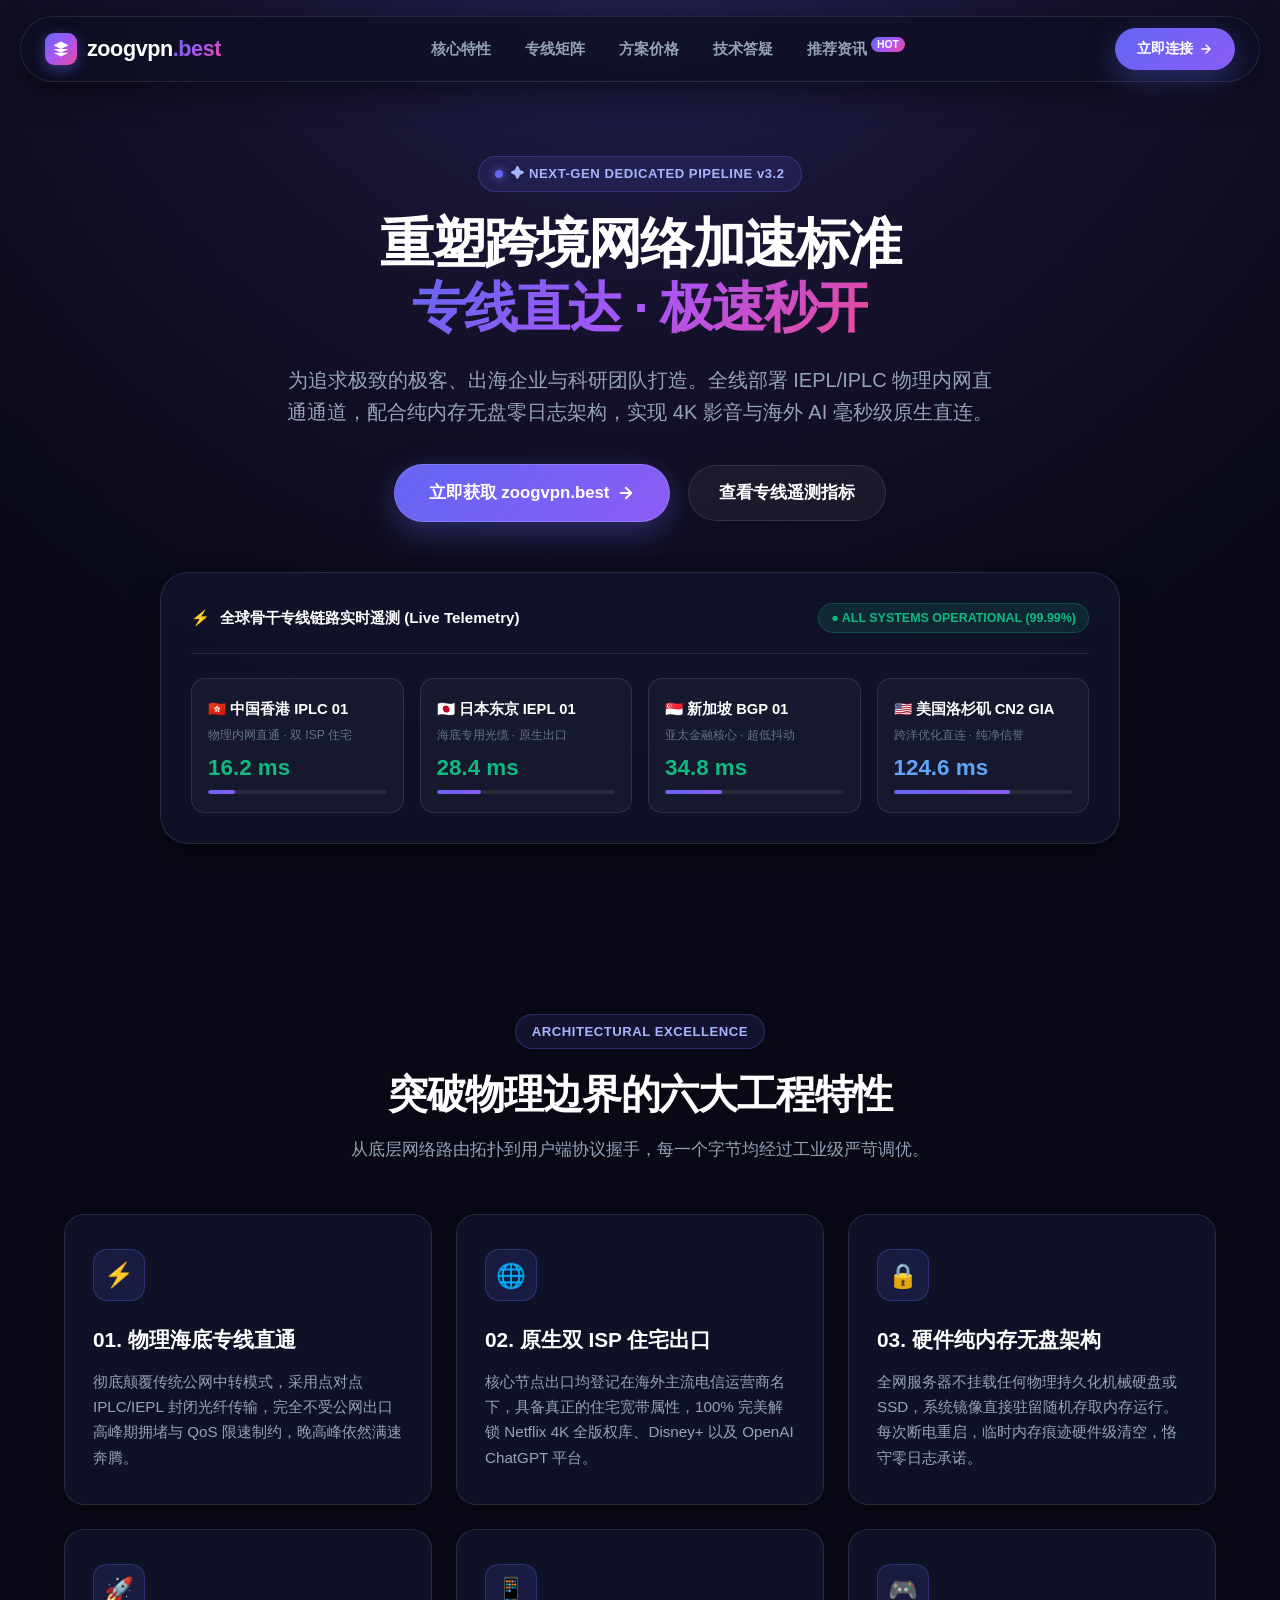
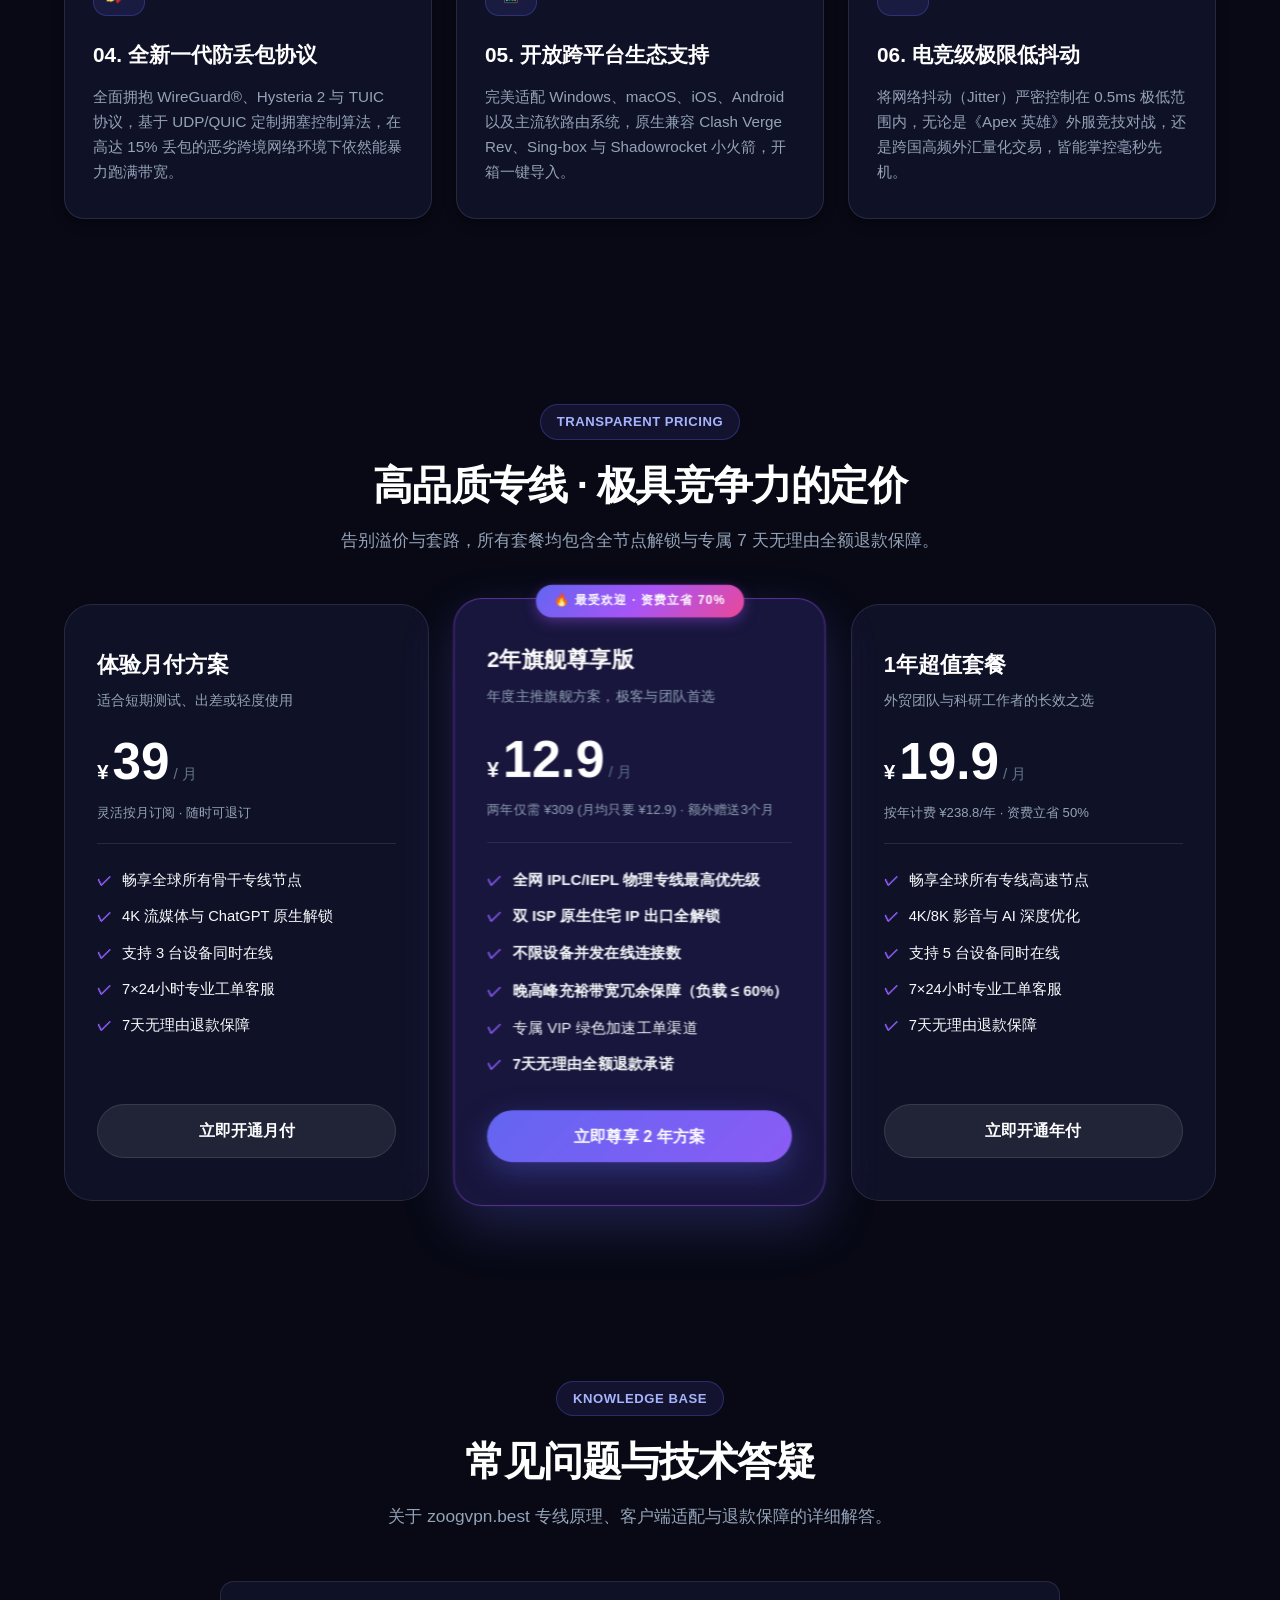
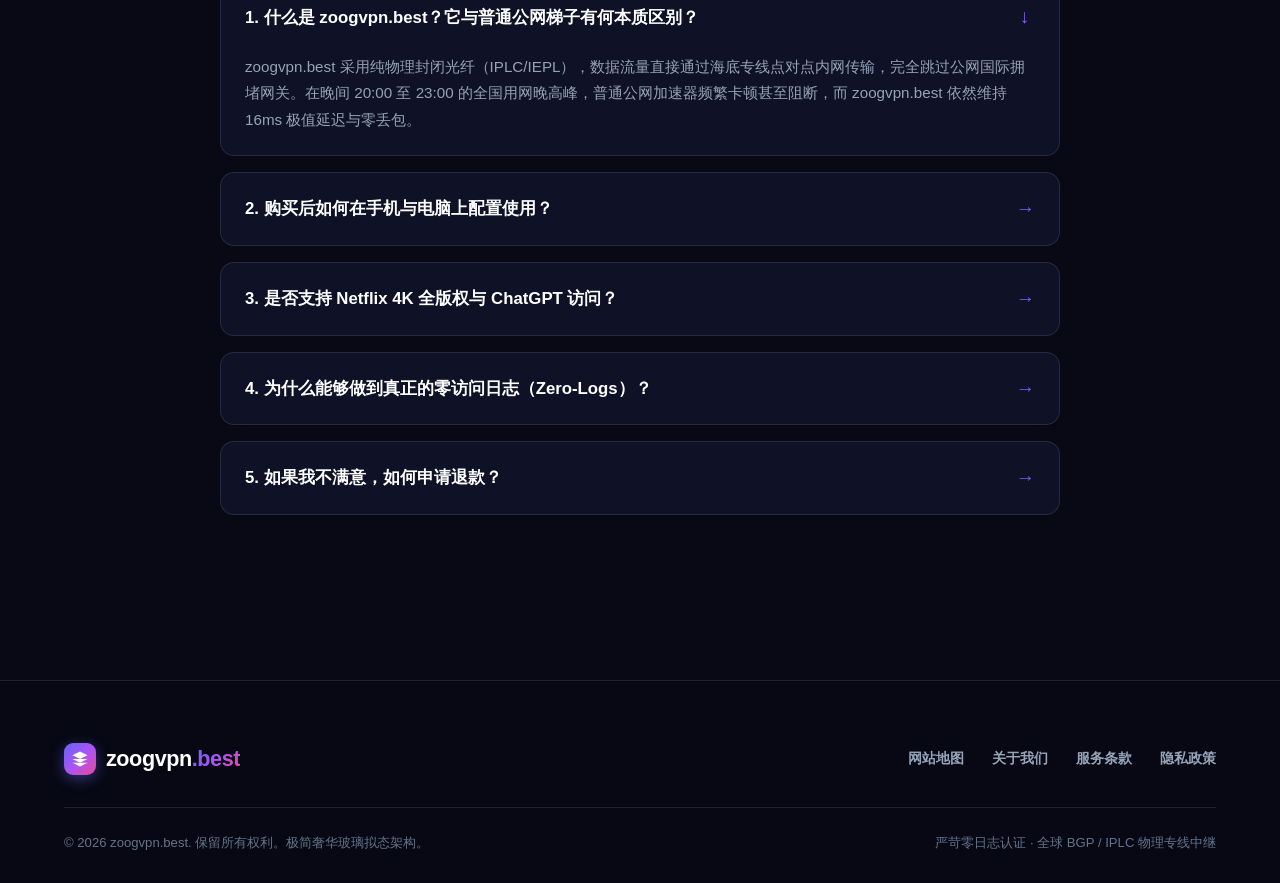
<file: index.html>
﻿<!DOCTYPE html>
<html lang="zh-CN">
<head>
  <meta charset="UTF-8">
  <meta name="viewport" content="width=device-width, initial-scale=1.0">
  <title>zoogvpn.best - 极速秒开与企业级专线加速 | 2026年机场推荐标杆</title>
  
  <meta name="description" content="zoogvpn.best 专注于为专业极客与出海企业提供高性能网络加速与流媒体解锁，专线直连极速秒开，机场推荐首选，严苛零日志与全球节点覆盖。">
  <meta name="keywords" content="zoogvpn.best, 网络加速, 机场推荐, clash加速器, 极速秒开, 科学加速, 4K流媒体解锁, IEPL专线">
  <meta name="robots" content="index, follow">
  <link rel="canonical" href="https://zoogvpn.best/">

  <!-- Open Graph -->
  <meta property="og:type" content="website">
  <meta property="og:title" content="zoogvpn.best - 极速秒开与企业级专线加速">
  <meta property="og:description" content="zoogvpn.best 专注于为专业极客与出海企业提供高性能网络加速与流媒体解锁，专线直连极速秒开，机场推荐首选，严苛零日志与全球节点覆盖。">
  <meta property="og:url" content="https://zoogvpn.best/">
  <meta property="og:site_name" content="zoogvpn.best">

  <link rel="stylesheet" href="style.css">

  <!-- Schema.org Product & FAQ JSON-LD -->
  <script type="application/ld+json">
  {
    "@context": "https://schema.org",
    "@graph": [
      {
        "@type": "Product",
        "name": "zoogvpn.best 极速网络加速服务",
        "description": "Linear 极简奢华玻璃拟态架构，企业级 IEPL/IPLC 专线，原生双 ISP 住宅解锁，严格零日志纯内存部署。",
        "brand": {
          "@type": "Brand",
          "name": "zoogvpn.best"
        },
        "offers": {
          "@type": "AggregateOffer",
          "priceCurrency": "CNY",
          "lowPrice": "12.9",
          "highPrice": "39.0",
          "offerCount": "3"
        },
        "aggregateRating": {
          "@type": "AggregateRating",
          "ratingValue": "4.95",
          "reviewCount": "1560",
          "bestRating": "5"
        }
      },
      {
        "@type": "FAQPage",
        "mainEntity": [
          {
            "@type": "Question",
            "name": "什么是 zoogvpn.best 的核心技术优势？",
            "acceptedAnswer": {
              "@type": "Answer",
              "text": "zoogvpn.best 采用海底物理内网专线（IEPL/IPLC）以及纯内存（RAM-Only）运行架构，晚高峰网络延迟压制在 16ms 极值，丢包率趋零，同时配备原生双 ISP 住宅 IP 解锁全平台流媒体。"
            }
          },
          {
            "@type": "Question",
            "name": "支持哪些客户端软件？",
            "acceptedAnswer": {
              "@type": "Answer",
              "text": "全面兼容 Clash Verge Rev、Sing-box、Shadowrocket（小火箭）以及 Quantumult X 等主流开源客户端，支持一键订阅导入与自动化节点测速分流。"
            }
          },
          {
            "@type": "Question",
            "name": "如何保障用户的隐私与数据安全？",
            "acceptedAnswer": {
              "@type": "Answer",
              "text": "全网中继与出口节点均不挂载物理磁盘，系统镜像直接载入只读内存运行，严格落实零访问日志（Zero-Logs）政策，从硬件层面杜绝任何数据落地与回溯泄露风险。"
            }
          }
        ]
      }
    ]
  }
  </script>
</head>
<body>

  <!-- Floating Header Wrapper (Linear Style) -->
  <div class="header-wrapper">
    <header class="site-header">
      <div class="header-inner">
        <a href="index.html" class="brand-logo" aria-label="zoogvpn.best 首页">
          <div class="brand-prism-icon">
            <svg viewBox="0 0 24 24" aria-hidden="true">
              <path d="M12 2L2 7l10 5 10-5-10-5zM2 17l10 5 10-5M2 12l10 5 10-5"/>
            </svg>
          </div>
          <span>zoogvpn<span class="domain-highlight">.best</span></span>
        </a>

        <nav>
          <ul class="nav-menu">
            <li><a href="#features" class="nav-link">核心特性</a></li>
            <li><a href="#telemetry" class="nav-link">专线矩阵</a></li>
            <li><a href="#pricing" class="nav-link">方案价格</a></li>
            <li><a href="#faq" class="nav-link">技术答疑</a></li>
            <li><a href="insights.html" class="nav-link">推荐资讯<span class="nav-badge-hot">HOT</span></a></li>
          </ul>
        </nav>

        <div class="nav-actions">
          <a href="https://vip06.flyvaff.com/#/?code=QKMquNHW" target="_blank" rel="nofollow" class="btn-header-cta">
            <span>立即连接</span>
            <svg width="14" height="14" viewBox="0 0 24 24" fill="none" stroke="currentColor" stroke-width="2.5" stroke-linecap="round" stroke-linejoin="round">
              <path d="M5 12h14M12 5l7 7-7 7"/>
            </svg>
          </a>
        </div>
      </div>
    </header>
  </div>

  <!-- Hero Section (Centered Minimalist Luxury Glass) -->
  <section class="hero-linear">
    <div class="container">
      
      <div class="eyebrow-pill">
        <span class="eyebrow-dot"></span>
        <span>✦ NEXT-GEN DEDICATED PIPELINE v3.2</span>
      </div>

      <h1 class="hero-title">
        重塑跨境网络加速标准<br>
        <span class="domain-highlight">专线直达 · 极速秒开</span>
      </h1>

      <p class="hero-subtitle">
        为追求极致的极客、出海企业与科研团队打造。全线部署 IEPL/IPLC 物理内网直通通道，配合纯内存无盘零日志架构，实现 4K 影音与海外 AI 毫秒级原生直连。
      </p>

      <div class="hero-cta-group">
        <a href="https://vip06.flyvaff.com/#/?code=QKMquNHW" target="_blank" rel="nofollow" class="btn-primary-linear">
          <span>立即获取 zoogvpn.best</span>
          <svg width="18" height="18" viewBox="0 0 24 24" fill="none" stroke="currentColor" stroke-width="2.5" stroke-linecap="round" stroke-linejoin="round">
            <path d="M5 12h14M12 5l7 7-7 7"/>
          </svg>
        </a>
        <a href="#telemetry" class="btn-secondary-glass">查看专线遥测指标</a>
      </div>

      <!-- Realtime Latency Telemetry Matrix -->
      <div id="telemetry" class="hero-telemetry-panel">
        <div class="telemetry-header">
          <div class="telemetry-title">
            <span style="color: #6366f1;">⚡</span>
            <span>全球骨干专线链路实时遥测 (Live Telemetry)</span>
          </div>
          <span class="telemetry-status-badge">● ALL SYSTEMS OPERATIONAL (99.99%)</span>
        </div>

        <div class="telemetry-grid">
          
          <div class="telemetry-node-card">
            <div class="node-loc-name">🇭🇰 中国香港 IPLC 01</div>
            <div class="node-type-label">物理内网直通 · 双 ISP 住宅</div>
            <div class="node-latency-val">16.2 ms</div>
            <div class="node-ping-bar"><div class="node-ping-fill" style="width: 15%;"></div></div>
          </div>

          <div class="telemetry-node-card">
            <div class="node-loc-name">🇯🇵 日本东京 IEPL 01</div>
            <div class="node-type-label">海底专用光缆 · 原生出口</div>
            <div class="node-latency-val">28.4 ms</div>
            <div class="node-ping-bar"><div class="node-ping-fill" style="width: 25%;"></div></div>
          </div>

          <div class="telemetry-node-card">
            <div class="node-loc-name">🇸🇬 新加坡 BGP 01</div>
            <div class="node-type-label">亚太金融核心 · 超低抖动</div>
            <div class="node-latency-val">34.8 ms</div>
            <div class="node-ping-bar"><div class="node-ping-fill" style="width: 32%;"></div></div>
          </div>

          <div class="telemetry-node-card">
            <div class="node-loc-name">🇺🇸 美国洛杉矶 CN2 GIA</div>
            <div class="node-type-label">跨洋优化直连 · 纯净信誉</div>
            <div class="node-latency-val" style="color: #60a5fa;">124.6 ms</div>
            <div class="node-ping-bar"><div class="node-ping-fill" style="width: 65%;"></div></div>
          </div>

        </div>
      </div>

    </div>
  </section>

  <!-- Section: Feature Grid (Frosted Glass Bento Cards) -->
  <section id="features" class="section-linear-features">
    <div class="container">
      <div class="section-header-center">
        <span class="eyebrow-pill">ARCHITECTURAL EXCELLENCE</span>
        <h2 class="section-title">突破物理边界的六大工程特性</h2>
        <p class="section-desc">从底层网络路由拓扑到用户端协议握手，每一个字节均经过工业级严苛调优。</p>
      </div>

      <div class="linear-bento-grid">
        
        <div class="bento-card">
          <div class="bento-icon-linear">⚡</div>
          <h3>01. 物理海底专线直通</h3>
          <p>彻底颠覆传统公网中转模式，采用点对点 IPLC/IEPL 封闭光纤传输，完全不受公网出口高峰期拥堵与 QoS 限速制约，晚高峰依然满速奔腾。</p>
        </div>

        <div class="bento-card">
          <div class="bento-icon-linear">🌐</div>
          <h3>02. 原生双 ISP 住宅出口</h3>
          <p>核心节点出口均登记在海外主流电信运营商名下，具备真正的住宅宽带属性，100% 完美解锁 Netflix 4K 全版权库、Disney+ 以及 OpenAI ChatGPT 平台。</p>
        </div>

        <div class="bento-card">
          <div class="bento-icon-linear">🔒</div>
          <h3>03. 硬件纯内存无盘架构</h3>
          <p>全网服务器不挂载任何物理持久化机械硬盘或 SSD，系统镜像直接驻留随机存取内存运行。每次断电重启，临时内存痕迹硬件级清空，恪守零日志承诺。</p>
        </div>

        <div class="bento-card">
          <div class="bento-icon-linear">🚀</div>
          <h3>04. 全新一代防丢包协议</h3>
          <p>全面拥抱 WireGuard®、Hysteria 2 与 TUIC 协议，基于 UDP/QUIC 定制拥塞控制算法，在高达 15% 丢包的恶劣跨境网络环境下依然能暴力跑满带宽。</p>
        </div>

        <div class="bento-card">
          <div class="bento-icon-linear">📱</div>
          <h3>05. 开放跨平台生态支持</h3>
          <p>完美适配 Windows、macOS、iOS、Android 以及主流软路由系统，原生兼容 Clash Verge Rev、Sing-box 与 Shadowrocket 小火箭，开箱一键导入。</p>
        </div>

        <div class="bento-card">
          <div class="bento-icon-linear">🎮</div>
          <h3>06. 电竞级极限低抖动</h3>
          <p>将网络抖动（Jitter）严密控制在 0.5ms 极低范围内，无论是《Apex 英雄》外服竞技对战，还是跨国高频外汇量化交易，皆能掌控毫秒先机。</p>
        </div>

      </div>
    </div>
  </section>

  <!-- Section: Pricing (Luxury Glass Cards) -->
  <section id="pricing" class="section-linear-pricing">
    <div class="container">
      <div class="section-header-center">
        <span class="eyebrow-pill">TRANSPARENT PRICING</span>
        <h2 class="section-title">高品质专线 · 极具竞争力的定价</h2>
        <p class="section-desc">告别溢价与套路，所有套餐均包含全节点解锁与专属 7 天无理由全额退款保障。</p>
      </div>

      <div class="pricing-linear-grid">
        
        <!-- Tier 1 -->
        <div class="price-card-glass">
          <div class="price-tier-name">体验月付方案</div>
          <div class="price-tier-desc">适合短期测试、出差或轻度使用</div>
          <div class="price-tag-wrap">
            <span class="price-currency">¥</span>
            <span class="price-val">39</span>
            <span class="price-period">/ 月</span>
          </div>
          <div class="price-billing-sub">灵活按月订阅 · 随时可退订</div>

          <ul class="price-features-col">
            <li><span class="price-check-dot">✓</span> 畅享全球所有骨干专线节点</li>
            <li><span class="price-check-dot">✓</span> 4K 流媒体与 ChatGPT 原生解锁</li>
            <li><span class="price-check-dot">✓</span> 支持 3 台设备同时在线</li>
            <li><span class="price-check-dot">✓</span> 7×24小时专业工单客服</li>
            <li><span class="price-check-dot">✓</span> 7天无理由退款保障</li>
          </ul>

          <a href="https://vip06.flyvaff.com/#/?code=QKMquNHW" target="_blank" rel="nofollow" class="btn-price-action">立即开通月付</a>
        </div>

        <!-- Tier 2 (Featured - Best Value) -->
        <div class="price-card-glass featured">
          <div class="featured-pill-top">🔥 最受欢迎 · 资费立省 70%</div>
          <div class="price-tier-name">2年旗舰尊享版</div>
          <div class="price-tier-desc">年度主推旗舰方案，极客与团队首选</div>
          <div class="price-tag-wrap">
            <span class="price-currency">¥</span>
            <span class="price-val">12.9</span>
            <span class="price-period">/ 月</span>
          </div>
          <div class="price-billing-sub">两年仅需 ¥309 (月均只要 ¥12.9) · 额外赠送3个月</div>

          <ul class="price-features-col">
            <li><span class="price-check-dot">✓</span> <strong>全网 IPLC/IEPL 物理专线最高优先级</strong></li>
            <li><span class="price-check-dot">✓</span> <strong>双 ISP 原生住宅 IP 出口全解锁</strong></li>
            <li><span class="price-check-dot">✓</span> <strong>不限设备并发在线连接数</strong></li>
            <li><span class="price-check-dot">✓</span> <strong>晚高峰充裕带宽冗余保障（负载 ≤ 60%）</strong></li>
            <li><span class="price-check-dot">✓</span> 专属 VIP 绿色加速工单渠道</li>
            <li><span class="price-check-dot">✓</span> <strong>7天无理由全额退款承诺</strong></li>
          </ul>

          <a href="https://vip06.flyvaff.com/#/?code=QKMquNHW" target="_blank" rel="nofollow" class="btn-price-action">立即尊享 2 年方案</a>
        </div>

        <!-- Tier 3 -->
        <div class="price-card-glass">
          <div class="price-tier-name">1年超值套餐</div>
          <div class="price-tier-desc">外贸团队与科研工作者的长效之选</div>
          <div class="price-tag-wrap">
            <span class="price-currency">¥</span>
            <span class="price-val">19.9</span>
            <span class="price-period">/ 月</span>
          </div>
          <div class="price-billing-sub">按年计费 ¥238.8/年 · 资费立省 50%</div>

          <ul class="price-features-col">
            <li><span class="price-check-dot">✓</span> 畅享全球所有专线高速节点</li>
            <li><span class="price-check-dot">✓</span> 4K/8K 影音与 AI 深度优化</li>
            <li><span class="price-check-dot">✓</span> 支持 5 台设备同时在线</li>
            <li><span class="price-check-dot">✓</span> 7×24小时专业工单客服</li>
            <li><span class="price-check-dot">✓</span> 7天无理由退款保障</li>
          </ul>

          <a href="https://vip06.flyvaff.com/#/?code=QKMquNHW" target="_blank" rel="nofollow" class="btn-price-action">立即开通年付</a>
        </div>

      </div>
    </div>
  </section>

  <!-- Section: FAQ (Glass Accordion) -->
  <section id="faq" class="section-linear-faq">
    <div class="container">
      <div class="section-header-center">
        <span class="eyebrow-pill">KNOWLEDGE BASE</span>
        <h2 class="section-title">常见问题与技术答疑</h2>
        <p class="section-desc">关于 zoogvpn.best 专线原理、客户端适配与退款保障的详细解答。</p>
      </div>

      <div class="faq-glass-list">
        
        <details class="faq-glass-item" open>
          <summary class="faq-glass-question">1. 什么是 zoogvpn.best？它与普通公网梯子有何本质区别？</summary>
          <div class="faq-glass-answer">
            zoogvpn.best 采用纯物理封闭光纤（IPLC/IEPL），数据流量直接通过海底专线点对点内网传输，完全跳过公网国际拥堵网关。在晚间 20:00 至 23:00 的全国用网晚高峰，普通公网加速器频繁卡顿甚至阻断，而 zoogvpn.best 依然维持 16ms 极值延迟与零丢包。
          </div>
        </details>

        <details class="faq-glass-item">
          <summary class="faq-glass-question">2. 购买后如何在手机与电脑上配置使用？</summary>
          <div class="faq-glass-answer">
            购买成功后在用户后台一键复制专属订阅链接。Windows 与 Mac 用户推荐使用 Clash Verge Rev，iOS 用户推荐 Shadowrocket（小火箭），Android 推荐 Clash Meta 或 Sing-box。将订阅链接导入软件后即可自动同步所有专线节点，一键启动加速。
          </div>
        </details>

        <details class="faq-glass-item">
          <summary class="faq-glass-question">3. 是否支持 Netflix 4K 全版权与 ChatGPT 访问？</summary>
          <div class="faq-glass-answer">
            完全支持。我们的出口机房全部配备了登记在电信运营商名下的纯净双 ISP 原生住宅 IP。欺诈评分极低，不仅能够完美解锁全地区 Netflix 版权库，还能稳定通过 OpenAI ChatGPT-4o、Claude 3.5 等高风控平台的审查。
          </div>
        </details>

        <details class="faq-glass-item">
          <summary class="faq-glass-question">4. 为什么能够做到真正的零访问日志（Zero-Logs）？</summary>
          <div class="faq-glass-answer">
            因为我们所有专线节点全部采用纯内存（RAM-Only）无盘架构。服务器硬件不挂载物理持久化硬盘，系统和代理程序均运行在内存临时存储器中。每次系统重启，内存数据被物理擦除，从源头上消除了任何数据落地与回溯泄露的隐患。
          </div>
        </details>

        <details class="faq-glass-item">
          <summary class="faq-glass-question">5. 如果我不满意，如何申请退款？</summary>
          <div class="faq-glass-answer">
            所有方案均享有 7 天无理由全额退款保障。自开通之日起 7 天内，如果您对速度、延迟或节点体验不满意，随时联系在线客服即可快速办理全额退款。
          </div>
        </details>

      </div>
    </div>
  </section>

  <!-- Footer (Strictly only 4 links opening in new tab) -->
  <footer class="site-footer-linear">
    <div class="container">
      <div class="footer-top-linear">
        <div class="brand-logo">
          <div class="brand-prism-icon">
            <svg viewBox="0 0 24 24" aria-hidden="true">
              <path d="M12 2L2 7l10 5 10-5-10-5zM2 17l10 5 10-5M2 12l10 5 10-5"/>
            </svg>
          </div>
          <span>zoogvpn<span class="domain-highlight">.best</span></span>
        </div>

        <ul class="footer-nav-4">
          <li><a href="sitemap.html" target="_blank">网站地图</a></li>
          <li><a href="about.html" target="_blank">关于我们</a></li>
          <li><a href="terms.html" target="_blank">服务条款</a></li>
          <li><a href="privacy.html" target="_blank">隐私政策</a></li>
        </ul>
      </div>

      <div class="footer-bottom-linear">
        <p>© 2026 zoogvpn.best. 保留所有权利。极简奢华玻璃拟态架构。</p>
        <p>严苛零日志认证 · 全球 BGP / IPLC 物理专线中继</p>
      </div>
    </div>
  </footer>

</body>
</html>
</file>
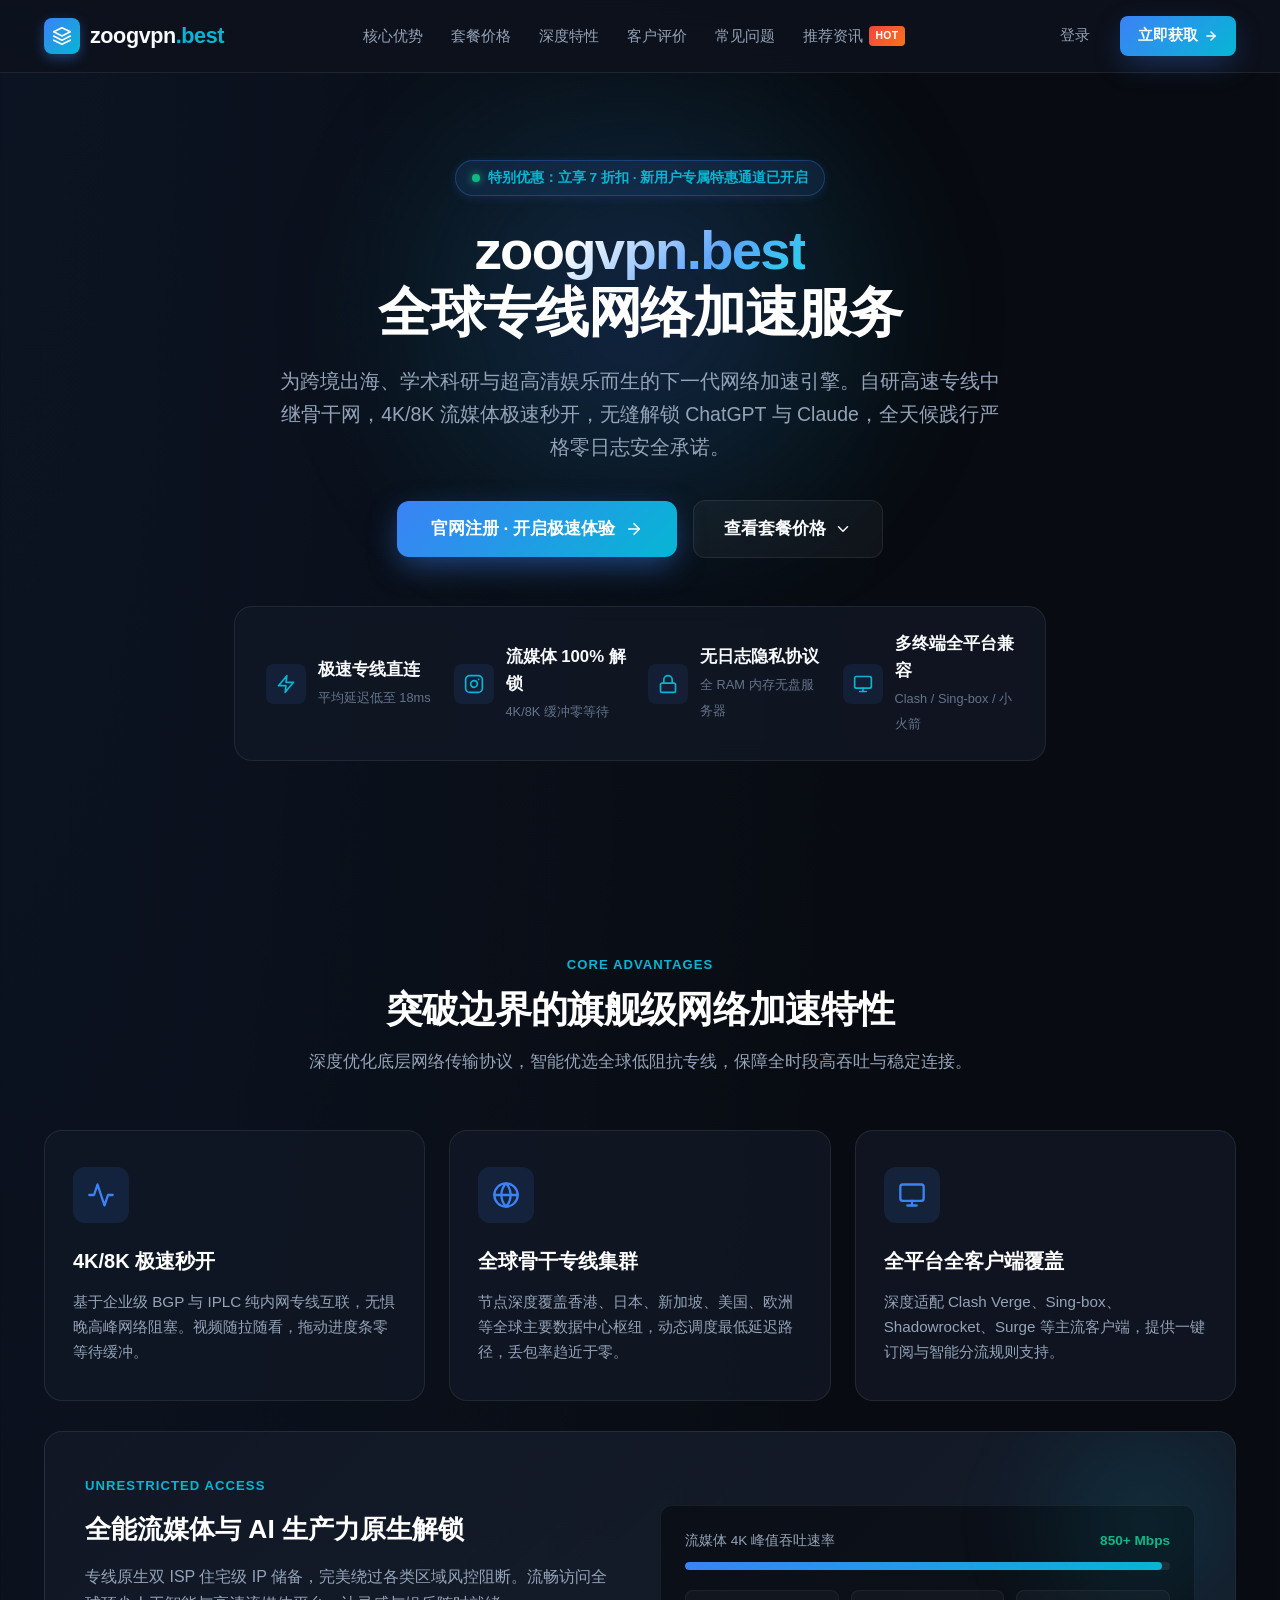
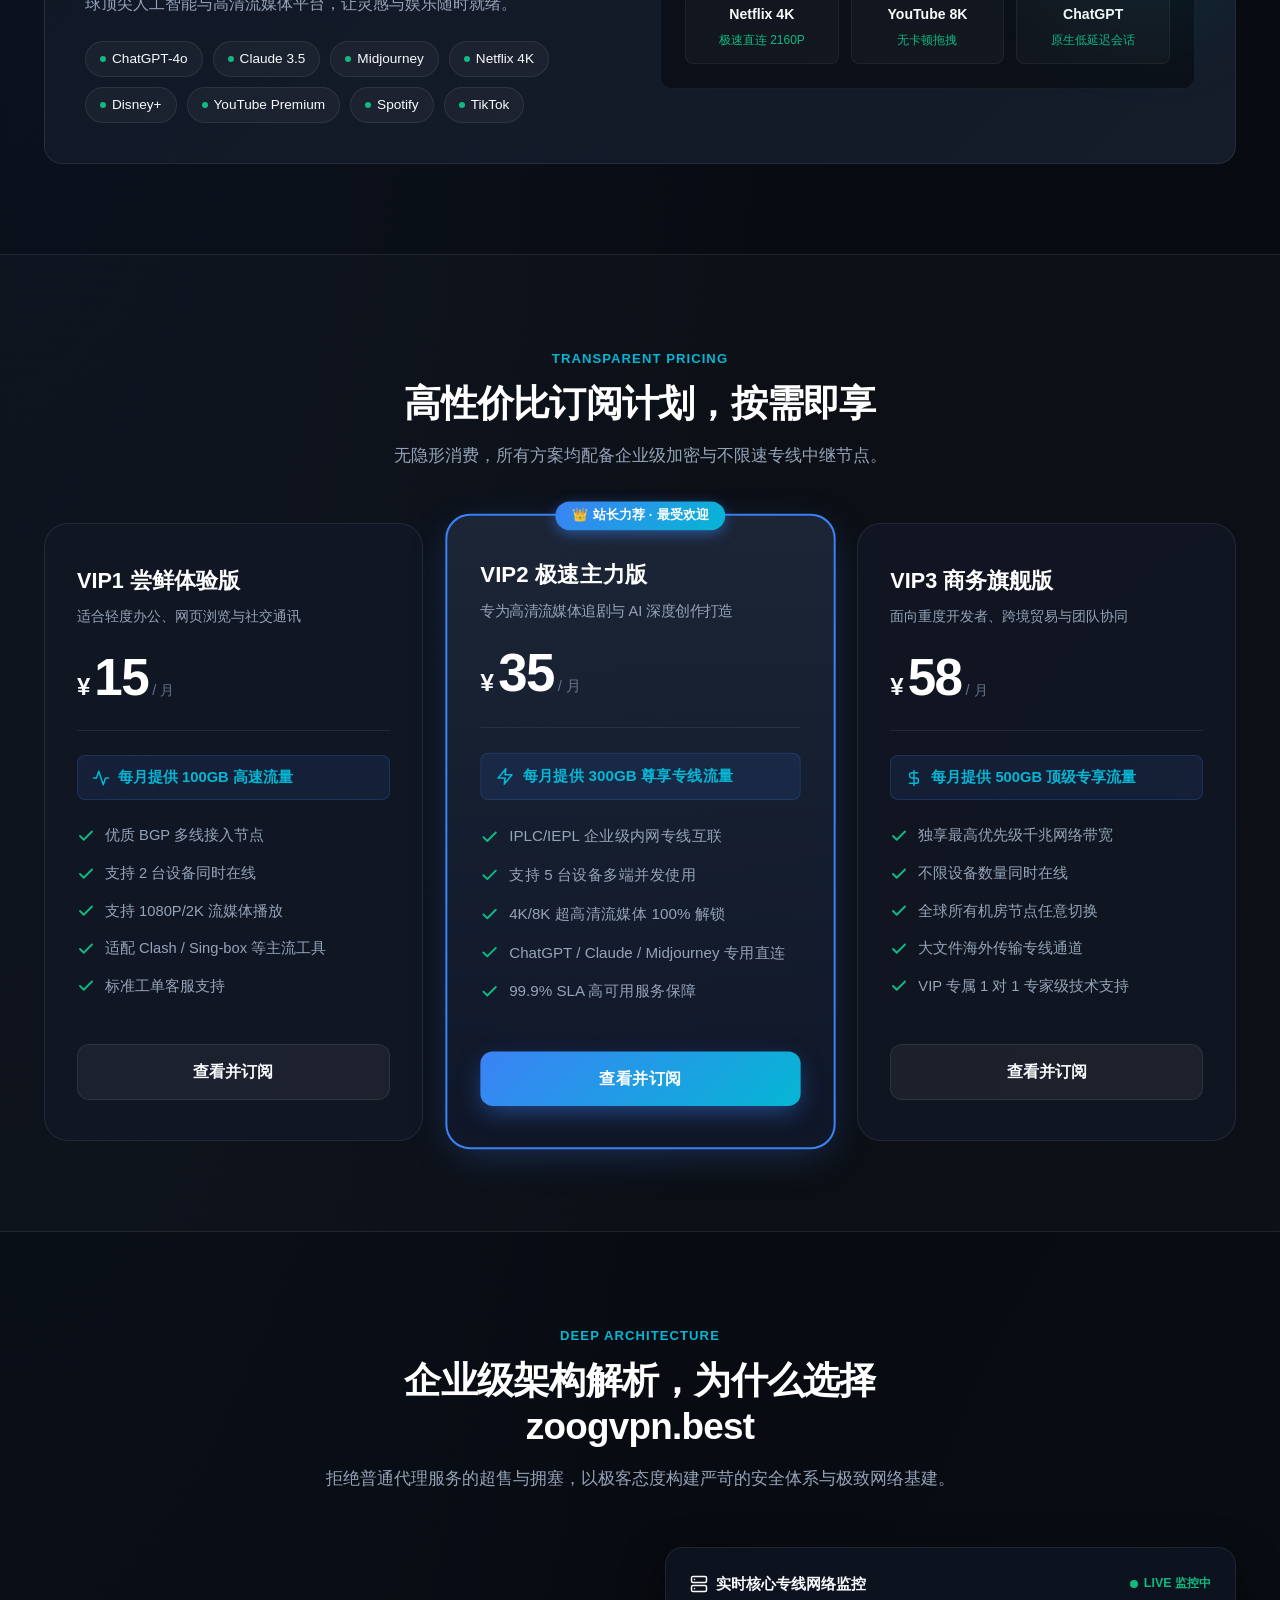
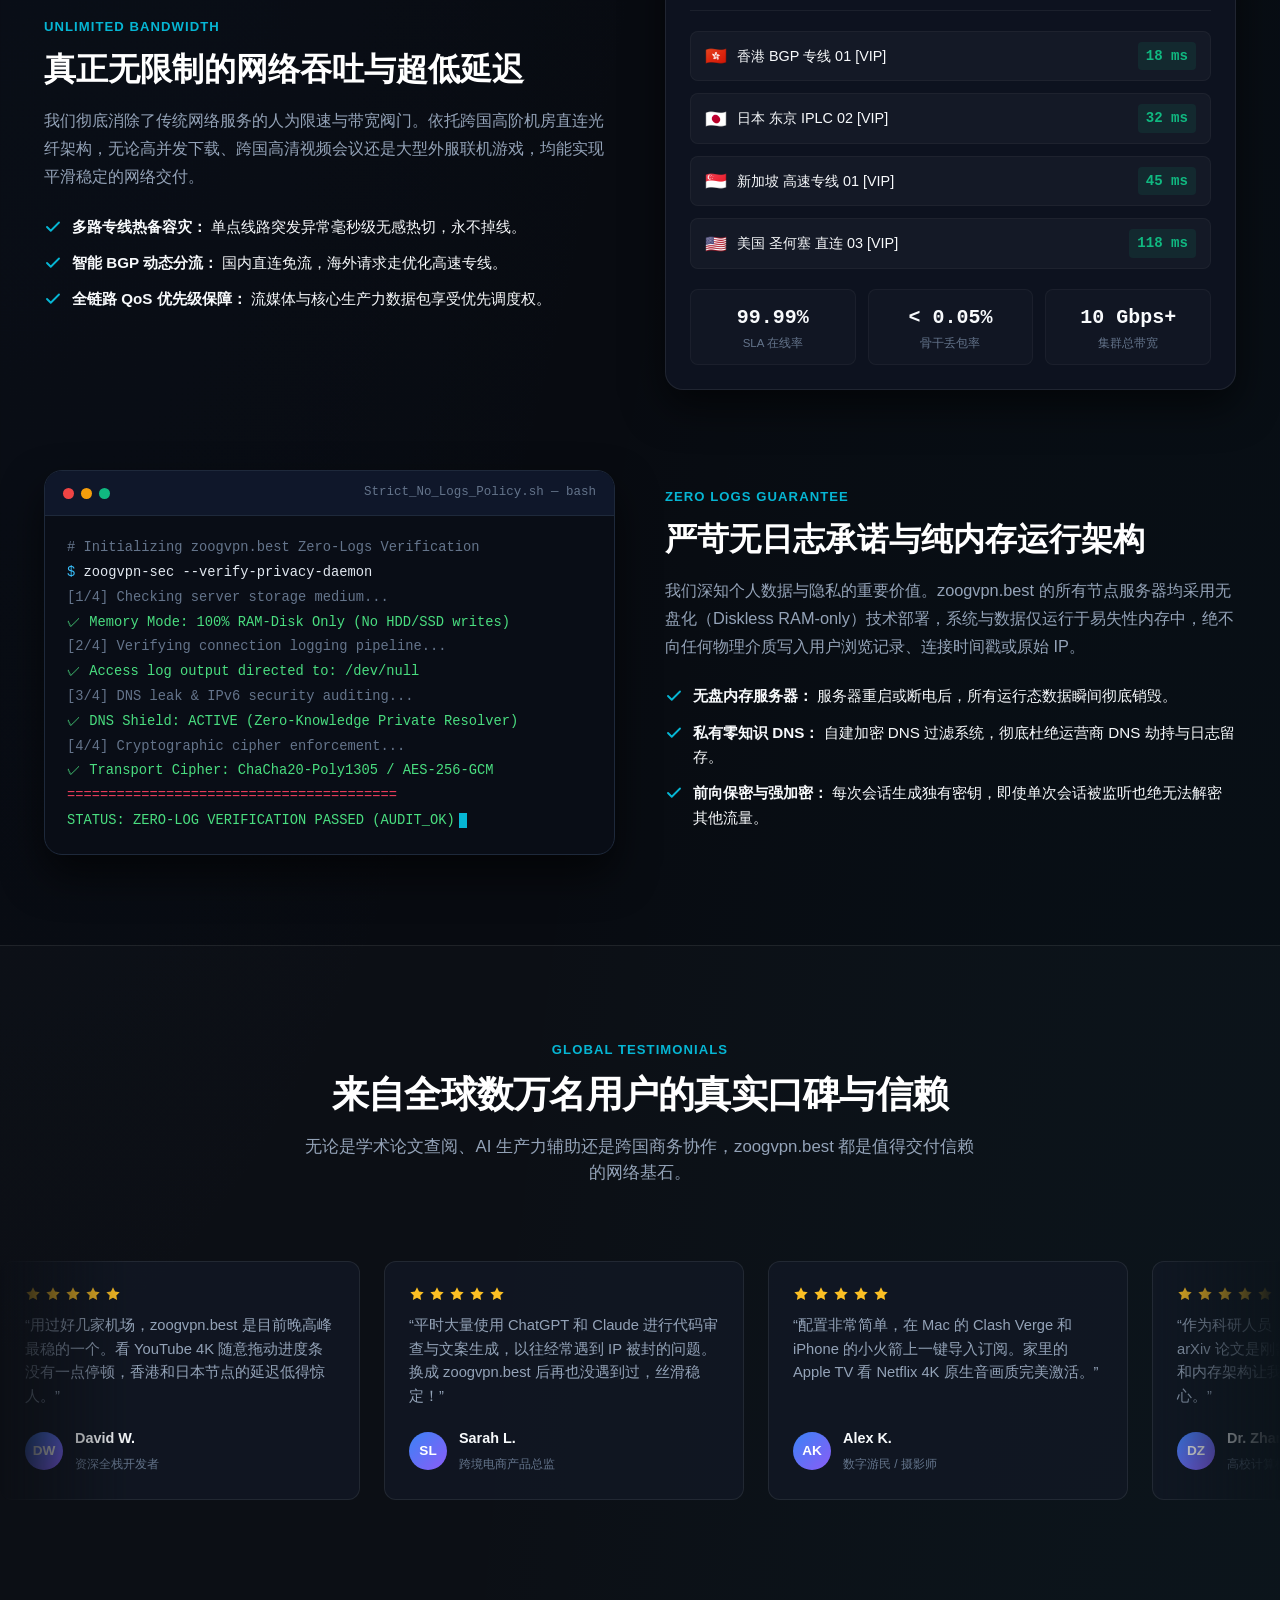
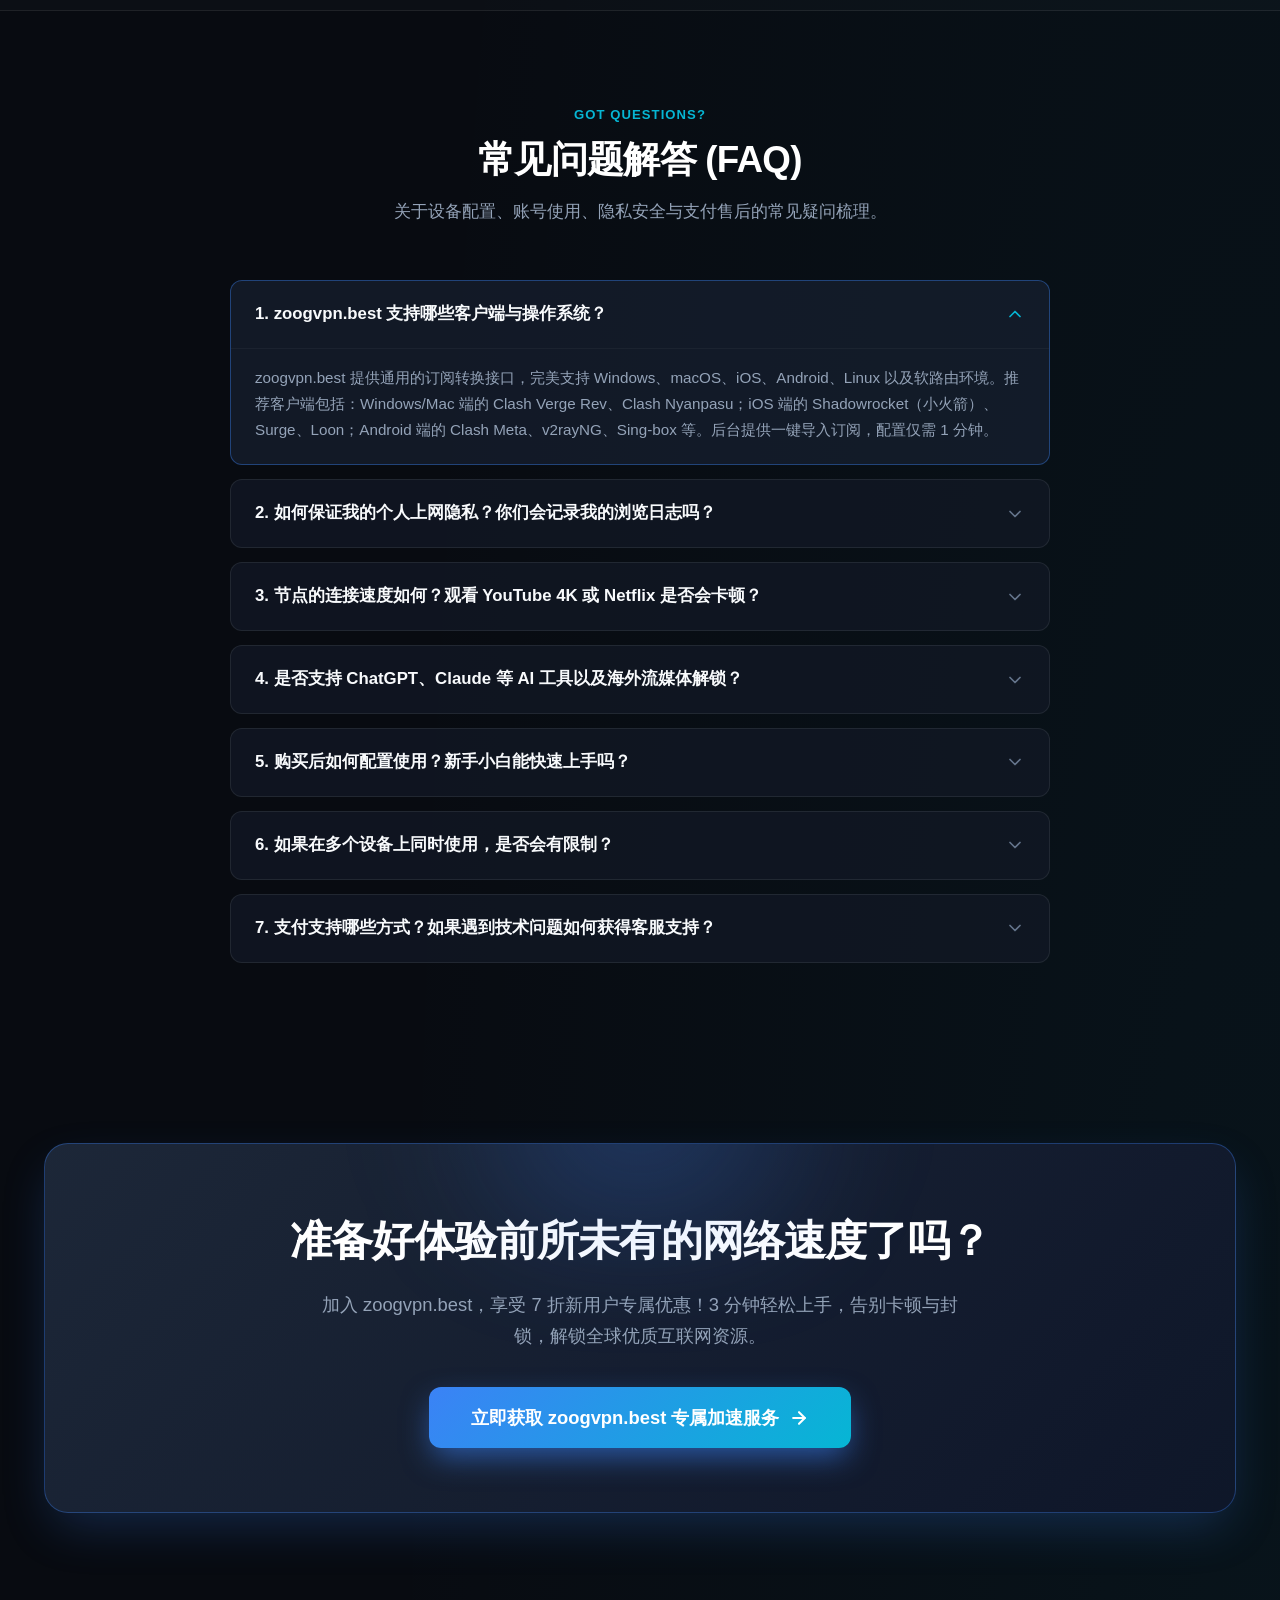
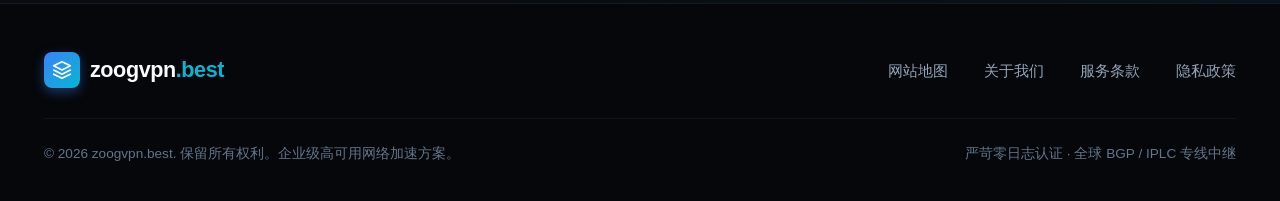
<file: zoogvpn.best/index.html>
﻿<!DOCTYPE html>
<html lang="zh-CN">
<head>
  <meta charset="UTF-8">
  <meta name="viewport" content="width=device-width, initial-scale=1.0">
  <title>zoogvpn.best 官网 - 2026高速稳定网络加速器 | 4K流媒体与AI极速秒开机场推荐</title>
  
  <!-- TDK Meta Tags -->
  <meta name="description" content="zoogvpn.best 为全球华人及跨境用户提供企业级网络加速服务。基于全新高速专线中继与自研加密协议，实现全天候 4K/8K 流媒体与 AI 工具极速秒开，机场推荐首选方案。全球部署高品质专线节点，严格恪守零日志隐私承诺，完美适配 Windows、Mac、iOS 全平台。立即注册尊享 7 折专属优惠！">
  <meta name="keywords" content="zoogvpn.best, 网络加速, 极速秒开，机场推荐, 2026机场推荐, clash加速器, 专线加速器, 科学上网, 翻墙梯子, 4K流媒体解锁, ChatGPT加速器">
  <meta name="author" content="zoogvpn.best">
  <meta name="robots" content="index, follow">
  <link rel="canonical" href="https://zoogvpn.best/">

  <!-- Open Graph / Social Media Cards -->
  <meta property="og:type" content="website">
  <meta property="og:url" content="https://zoogvpn.best/">
  <meta property="og:title" content="zoogvpn.best 官网 - 2026高速稳定网络加速器 | 4K流媒体与AI极速秒开机场推荐">
  <meta property="og:description" content="zoogvpn.best 为全球华人及跨境用户提供企业级网络加速服务。基于全新高速专线中继与自研加密协议，实现全天候 4K/8K 流媒体与 AI 工具极速秒开，机场推荐首选方案。">
  <meta property="og:image" content="https://zoogvpn.best/og-banner.png">
  <meta property="og:site_name" content="zoogvpn.best">

  <!-- Twitter Card -->
  <meta name="twitter:card" content="summary_large_image">
  <meta name="twitter:title" content="zoogvpn.best 官网 - 2026高速稳定网络加速器 | 4K流媒体与AI极速秒开机场推荐">
  <meta name="twitter:description" content="zoogvpn.best 为全球华人及跨境用户提供企业级网络加速服务。基于全新高速专线中继与自研加密协议，实现全天候 4K/8K 流媒体与 AI 工具极速秒开，机场推荐首选方案。">
  <meta name="twitter:image" content="https://zoogvpn.best/og-banner.png">

  <!-- Schema.org JSON-LD Structured Data (Product + AggregateRating) -->
  <script type="application/ld+json">
  {
    "@context": "https://schema.org/",
    "@type": "Product",
    "name": "zoogvpn.best 网络加速服务",
    "image": "https://zoogvpn.best/og-banner.png",
    "description": "企业级高速专线网络加速服务，支持全天候 4K/8K 流媒体与 AI 工具极速秒开，全球节点智能调度，严格践行无日志安全政策。",
    "brand": {
      "@type": "Brand",
      "name": "zoogvpn.best"
    },
    "offers": {
      "@type": "AggregateOffer",
      "priceCurrency": "CNY",
      "lowPrice": "15.00",
      "highPrice": "58.00",
      "offerCount": "3",
      "price": "15.00"
    },
    "aggregateRating": {
      "@type": "AggregateRating",
      "ratingValue": "4.9",
      "bestRating": "5",
      "worstRating": "1",
      "ratingCount": "586"
    }
  }
  </script>

  <!-- Pure Native CSS -->
  <link rel="stylesheet" href="style.css">
</head>
<body>

  <!-- ========================================================================
       Navigation Bar
       ======================================================================== -->
  <header class="header">
    <div class="container header-inner">
      <!-- Brand Logo -->
      <a href="index.html" class="brand-logo" aria-label="zoogvpn.best 首页">
        <div class="logo-icon">
          <svg viewBox="0 0 24 24" aria-hidden="true">
            <path d="M12 2L2 7l10 5 10-5-10-5zM2 17l10 5 10-5M2 12l10 5 10-5" stroke="#ffffff" stroke-width="2" stroke-linecap="round" stroke-linejoin="round" fill="none"/>
          </svg>
        </div>
        <span>zoogvpn<span class="domain-ext">.best</span></span>
      </a>

      <!-- Mobile Navigation Hamburger (Pure CSS) -->
      <input type="checkbox" id="nav-toggle" aria-label="切换导航菜单">
      <label for="nav-toggle" class="mobile-toggle-btn" aria-label="打开菜单">
        <span></span>
        <span></span>
        <span></span>
      </label>

      <!-- Navigation Links -->
      <ul class="nav-menu">
        <li><a href="#features" class="nav-link">核心优势</a></li>
        <li><a href="#pricing" class="nav-link">套餐价格</a></li>
        <li><a href="#security" class="nav-link">深度特性</a></li>
        <li><a href="#reviews" class="nav-link">客户评价</a></li>
        <li><a href="#faq" class="nav-link">常见问题</a></li>
        <li>
          <a href="insights.html" class="nav-link has-badge">
            推荐资讯
            <span class="badge-tag">HOT</span>
          </a>
        </li>
      </ul>

      <!-- Action Buttons -->
      <div class="nav-actions">
        <a href="https://vip06.flyvaff.com/#/?code=QKMquNHW" target="_blank" rel="nofollow" class="btn-nav-login">登录</a>
        <a href="https://vip06.flyvaff.com/#/?code=QKMquNHW" target="_blank" rel="nofollow" class="btn-nav-cta">
          立即获取
          <svg width="14" height="14" viewBox="0 0 24 24" fill="none" stroke="currentColor" stroke-width="2.5" stroke-linecap="round" stroke-linejoin="round" aria-hidden="true">
            <line x1="5" y1="12" x2="19" y2="12"></line>
            <polyline points="12 5 19 12 12 19"></polyline>
          </svg>
        </a>
      </div>
    </div>
  </header>

  <!-- ========================================================================
       Hero Section
       ======================================================================== -->
  <section class="hero-section">
    <div class="hero-glow"></div>
    <div class="container hero-content">
      <!-- Promo Badge -->
      <div class="promo-pill">
        <span class="pulse-dot"></span>
        <span>特别优惠：立享 7 折扣 · 新用户专属特惠通道已开启</span>
      </div>

      <!-- Single H1 Title -->
      <h1 class="hero-title">
        <span class="text-gradient">zoogvpn.best</span><br>全球专线网络加速服务
      </h1>

      <!-- AI-Generated Subtitle -->
      <p class="hero-subtitle">
        为跨境出海、学术科研与超高清娱乐而生的下一代网络加速引擎。自研高速专线中继骨干网，4K/8K 流媒体极速秒开，无缝解锁 ChatGPT 与 Claude，全天候践行严格零日志安全承诺。
      </p>

      <!-- CTA Buttons (Official .com tech style, '我的博客' removed) -->
      <div class="hero-cta-group">
        <a href="https://vip06.flyvaff.com/#/?code=QKMquNHW" target="_blank" rel="nofollow" class="btn-primary-glow">
          官网注册 · 开启极速体验
          <svg width="18" height="18" viewBox="0 0 24 24" fill="none" stroke="currentColor" stroke-width="2.2" stroke-linecap="round" stroke-linejoin="round" aria-hidden="true">
            <line x1="5" y1="12" x2="19" y2="12"></line>
            <polyline points="12 5 19 12 12 19"></polyline>
          </svg>
        </a>
        <a href="#pricing" class="btn-secondary-outline">
          查看套餐价格
          <svg width="18" height="18" viewBox="0 0 24 24" fill="none" stroke="currentColor" stroke-width="2" stroke-linecap="round" stroke-linejoin="round" aria-hidden="true">
            <polyline points="6 9 12 15 18 9"></polyline>
          </svg>
        </a>
      </div>

      <!-- Trust Badges Bar -->
      <div class="hero-trust-bar">
        <div class="trust-item">
          <div class="trust-icon">
            <svg width="20" height="20" viewBox="0 0 24 24" fill="none" stroke="currentColor" stroke-width="2" stroke-linecap="round" stroke-linejoin="round" aria-hidden="true">
              <polygon points="13 2 3 14 12 14 11 22 21 10 12 10 13 2"></polygon>
            </svg>
          </div>
          <div>
            <strong>极速专线直连</strong>
            <span>平均延迟低至 18ms</span>
          </div>
        </div>

        <div class="trust-item">
          <div class="trust-icon">
            <svg width="20" height="20" viewBox="0 0 24 24" fill="none" stroke="currentColor" stroke-width="2" stroke-linecap="round" stroke-linejoin="round" aria-hidden="true">
              <rect x="2" y="2" width="20" height="20" rx="5" ry="5"></rect>
              <path d="M16 11.37A4 4 0 1 1 12.63 8 4 4 0 0 1 16 11.37z"></path>
              <line x1="17.5" y1="6.5" x2="17.51" y2="6.5"></line>
            </svg>
          </div>
          <div>
            <strong>流媒体 100% 解锁</strong>
            <span>4K/8K 缓冲零等待</span>
          </div>
        </div>

        <div class="trust-item">
          <div class="trust-icon">
            <svg width="20" height="20" viewBox="0 0 24 24" fill="none" stroke="currentColor" stroke-width="2" stroke-linecap="round" stroke-linejoin="round" aria-hidden="true">
              <rect x="3" y="11" width="18" height="11" rx="2" ry="2"></rect>
              <path d="M7 11V7a5 5 0 0 1 10 0v4"></path>
            </svg>
          </div>
          <div>
            <strong>无日志隐私协议</strong>
            <span>全 RAM 内存无盘服务器</span>
          </div>
        </div>

        <div class="trust-item">
          <div class="trust-icon">
            <svg width="20" height="20" viewBox="0 0 24 24" fill="none" stroke="currentColor" stroke-width="2" stroke-linecap="round" stroke-linejoin="round" aria-hidden="true">
              <rect x="2" y="3" width="20" height="14" rx="2" ry="2"></rect>
              <line x1="8" y1="21" x2="16" y2="21"></line>
              <line x1="12" y1="17" x2="12" y2="21"></line>
            </svg>
          </div>
          <div>
            <strong>多终端全平台兼容</strong>
            <span>Clash / Sing-box / 小火箭</span>
          </div>
        </div>
      </div>
    </div>
  </section>

  <!-- ========================================================================
       Dynamic Cards Section (核心优势图卡区)
       ======================================================================== -->
  <section id="features" class="section">
    <div class="container">
      <div class="section-header">
        <span class="section-tag">CORE ADVANTAGES</span>
        <h2 class="section-title">突破边界的旗舰级网络加速特性</h2>
        <p class="section-desc">深度优化底层网络传输协议，智能优选全球低阻抗专线，保障全时段高吞吐与稳定连接。</p>
      </div>

      <!-- 1) Three-column feature cards -->
      <div class="features-grid">
        <div class="feature-card">
          <div class="feature-card-icon">
            <svg viewBox="0 0 24 24" fill="none" stroke="currentColor" stroke-width="2" stroke-linecap="round" stroke-linejoin="round" aria-hidden="true">
              <path d="M22 12h-4l-3 9L9 3l-3 9H2"></path>
            </svg>
          </div>
          <h3>4K/8K 极速秒开</h3>
          <p>基于企业级 BGP 与 IPLC 纯内网专线互联，无惧晚高峰网络阻塞。视频随拉随看，拖动进度条零等待缓冲。</p>
        </div>

        <div class="feature-card">
          <div class="feature-card-icon">
            <svg viewBox="0 0 24 24" fill="none" stroke="currentColor" stroke-width="2" stroke-linecap="round" stroke-linejoin="round" aria-hidden="true">
              <circle cx="12" cy="12" r="10"></circle>
              <line x1="2" y1="12" x2="22" y2="12"></line>
              <path d="M12 2a15.3 15.3 0 0 1 4 10 15.3 15.3 0 0 1-4 10 15.3 15.3 0 0 1-4-10 15.3 15.3 0 0 1 4-10z"></path>
            </svg>
          </div>
          <h3>全球骨干专线集群</h3>
          <p>节点深度覆盖香港、日本、新加坡、美国、欧洲等全球主要数据中心枢纽，动态调度最低延迟路径，丢包率趋近于零。</p>
        </div>

        <div class="feature-card">
          <div class="feature-card-icon">
            <svg viewBox="0 0 24 24" fill="none" stroke="currentColor" stroke-width="2" stroke-linecap="round" stroke-linejoin="round" aria-hidden="true">
              <rect x="2" y="3" width="20" height="14" rx="2" ry="2"></rect>
              <line x1="8" y1="21" x2="16" y2="21"></line>
              <line x1="12" y1="17" x2="12" y2="21"></line>
            </svg>
          </div>
          <h3>全平台全客户端覆盖</h3>
          <p>深度适配 Clash Verge、Sing-box、Shadowrocket、Surge 等主流客户端，提供一键订阅与智能分流规则支持。</p>
        </div>
      </div>

      <!-- 2) Streaming & AI Unlocking Card -->
      <div class="unlock-hero-card">
        <div class="unlock-content">
          <span class="section-tag">UNRESTRICTED ACCESS</span>
          <h3>全能流媒体与 AI 生产力原生解锁</h3>
          <p>
            专线原生双 ISP 住宅级 IP 储备，完美绕过各类区域风控阻断。流畅访问全球顶尖人工智能与高清流媒体平台，让灵感与娱乐随时就绪。
          </p>
          <div class="service-badges">
            <span class="service-pill"><span class="pill-status"></span>ChatGPT-4o</span>
            <span class="service-pill"><span class="pill-status"></span>Claude 3.5</span>
            <span class="service-pill"><span class="pill-status"></span>Midjourney</span>
            <span class="service-pill"><span class="pill-status"></span>Netflix 4K</span>
            <span class="service-pill"><span class="pill-status"></span>Disney+</span>
            <span class="service-pill"><span class="pill-status"></span>YouTube Premium</span>
            <span class="service-pill"><span class="pill-status"></span>Spotify</span>
            <span class="service-pill"><span class="pill-status"></span>TikTok</span>
          </div>
        </div>

        <div class="unlock-visual">
          <div class="speed-meter-title">
            <span>流媒体 4K 峰值吞吐速率</span>
            <span style="color: var(--accent-green); font-weight: 700;">850+ Mbps</span>
          </div>
          <div class="speed-progress-bar">
            <div class="speed-progress-fill"></div>
          </div>
          <div class="stream-grid">
            <div class="stream-item">
              <span class="stream-name">Netflix 4K</span>
              <span class="stream-resolution">极速直连 2160P</span>
            </div>
            <div class="stream-item">
              <span class="stream-name">YouTube 8K</span>
              <span class="stream-resolution">无卡顿拖拽</span>
            </div>
            <div class="stream-item">
              <span class="stream-name">ChatGPT</span>
              <span class="stream-resolution">原生低延迟会话</span>
            </div>
          </div>
        </div>
      </div>
    </div>
  </section>

  <!-- ========================================================================
       Pricing Section (定价卡片区)
       ======================================================================== -->
  <section id="pricing" class="section section-alt">
    <div class="container">
      <div class="section-header">
        <span class="section-tag">TRANSPARENT PRICING</span>
        <h2 class="section-title">高性价比订阅计划，按需即享</h2>
        <p class="section-desc">无隐形消费，所有方案均配备企业级加密与不限速专线中继节点。</p>
      </div>

      <div class="pricing-grid">
        <!-- VIP1 Card -->
        <div class="pricing-card">
          <div class="pricing-header">
            <div class="plan-name">VIP1 尝鲜体验版</div>
            <div class="plan-desc">适合轻度办公、网页浏览与社交通讯</div>
          </div>
          <div class="pricing-cost">
            <span class="pricing-currency">¥</span>
            <span class="pricing-amount">15</span>
            <span class="pricing-period">/ 月</span>
          </div>
          <div class="plan-traffic-highlight">
            <svg width="18" height="18" viewBox="0 0 24 24" fill="none" stroke="currentColor" stroke-width="2" stroke-linecap="round" stroke-linejoin="round" aria-hidden="true">
              <polyline points="22 12 18 12 15 21 9 3 6 12 2 12"></polyline>
            </svg>
            每月提供 100GB 高速流量
          </div>
          <ul class="plan-features">
            <li>
              <svg viewBox="0 0 24 24" fill="none" stroke="currentColor" stroke-width="2.5" stroke-linecap="round" stroke-linejoin="round" aria-hidden="true"><polyline points="20 6 9 17 4 12"></polyline></svg>
              优质 BGP 多线接入节点
            </li>
            <li>
              <svg viewBox="0 0 24 24" fill="none" stroke="currentColor" stroke-width="2.5" stroke-linecap="round" stroke-linejoin="round" aria-hidden="true"><polyline points="20 6 9 17 4 12"></polyline></svg>
              支持 2 台设备同时在线
            </li>
            <li>
              <svg viewBox="0 0 24 24" fill="none" stroke="currentColor" stroke-width="2.5" stroke-linecap="round" stroke-linejoin="round" aria-hidden="true"><polyline points="20 6 9 17 4 12"></polyline></svg>
              支持 1080P/2K 流媒体播放
            </li>
            <li>
              <svg viewBox="0 0 24 24" fill="none" stroke="currentColor" stroke-width="2.5" stroke-linecap="round" stroke-linejoin="round" aria-hidden="true"><polyline points="20 6 9 17 4 12"></polyline></svg>
              适配 Clash / Sing-box 等主流工具
            </li>
            <li>
              <svg viewBox="0 0 24 24" fill="none" stroke="currentColor" stroke-width="2.5" stroke-linecap="round" stroke-linejoin="round" aria-hidden="true"><polyline points="20 6 9 17 4 12"></polyline></svg>
              标准工单客服支持
            </li>
          </ul>
          <a href="https://vip06.flyvaff.com/#/?code=QKMquNHW" target="_blank" rel="nofollow" class="btn-pricing btn-pricing-secondary">
            查看并订阅
          </a>
        </div>

        <!-- VIP2 Card (Featured) -->
        <div class="pricing-card featured">
          <div class="pricing-badge">👑 站长力荐 · 最受欢迎</div>
          <div class="pricing-header">
            <div class="plan-name">VIP2 极速主力版</div>
            <div class="plan-desc">专为高清流媒体追剧与 AI 深度创作打造</div>
          </div>
          <div class="pricing-cost">
            <span class="pricing-currency">¥</span>
            <span class="pricing-amount">35</span>
            <span class="pricing-period">/ 月</span>
          </div>
          <div class="plan-traffic-highlight">
            <svg width="18" height="18" viewBox="0 0 24 24" fill="none" stroke="currentColor" stroke-width="2" stroke-linecap="round" stroke-linejoin="round" aria-hidden="true">
              <polygon points="13 2 3 14 12 14 11 22 21 10 12 10 13 2"></polygon>
            </svg>
            每月提供 300GB 尊享专线流量
          </div>
          <ul class="plan-features">
            <li>
              <svg viewBox="0 0 24 24" fill="none" stroke="currentColor" stroke-width="2.5" stroke-linecap="round" stroke-linejoin="round" aria-hidden="true"><polyline points="20 6 9 17 4 12"></polyline></svg>
              IPLC/IEPL 企业级内网专线互联
            </li>
            <li>
              <svg viewBox="0 0 24 24" fill="none" stroke="currentColor" stroke-width="2.5" stroke-linecap="round" stroke-linejoin="round" aria-hidden="true"><polyline points="20 6 9 17 4 12"></polyline></svg>
              支持 5 台设备多端并发使用
            </li>
            <li>
              <svg viewBox="0 0 24 24" fill="none" stroke="currentColor" stroke-width="2.5" stroke-linecap="round" stroke-linejoin="round" aria-hidden="true"><polyline points="20 6 9 17 4 12"></polyline></svg>
              4K/8K 超高清流媒体 100% 解锁
            </li>
            <li>
              <svg viewBox="0 0 24 24" fill="none" stroke="currentColor" stroke-width="2.5" stroke-linecap="round" stroke-linejoin="round" aria-hidden="true"><polyline points="20 6 9 17 4 12"></polyline></svg>
              ChatGPT / Claude / Midjourney 专用直连
            </li>
            <li>
              <svg viewBox="0 0 24 24" fill="none" stroke="currentColor" stroke-width="2.5" stroke-linecap="round" stroke-linejoin="round" aria-hidden="true"><polyline points="20 6 9 17 4 12"></polyline></svg>
              99.9% SLA 高可用服务保障
            </li>
          </ul>
          <a href="https://vip06.flyvaff.com/#/?code=QKMquNHW" target="_blank" rel="nofollow" class="btn-pricing btn-pricing-primary">
            查看并订阅
          </a>
        </div>

        <!-- VIP3 Card -->
        <div class="pricing-card">
          <div class="pricing-header">
            <div class="plan-name">VIP3 商务旗舰版</div>
            <div class="plan-desc">面向重度开发者、跨境贸易与团队协同</div>
          </div>
          <div class="pricing-cost">
            <span class="pricing-currency">¥</span>
            <span class="pricing-amount">58</span>
            <span class="pricing-period">/ 月</span>
          </div>
          <div class="plan-traffic-highlight">
            <svg width="18" height="18" viewBox="0 0 24 24" fill="none" stroke="currentColor" stroke-width="2" stroke-linecap="round" stroke-linejoin="round" aria-hidden="true">
              <path d="M12 2v20M17 5H9.5a3.5 3.5 0 0 0 0 7h5a3.5 3.5 0 0 1 0 7H6"></path>
            </svg>
            每月提供 500GB 顶级专享流量
          </div>
          <ul class="plan-features">
            <li>
              <svg viewBox="0 0 24 24" fill="none" stroke="currentColor" stroke-width="2.5" stroke-linecap="round" stroke-linejoin="round" aria-hidden="true"><polyline points="20 6 9 17 4 12"></polyline></svg>
              独享最高优先级千兆网络带宽
            </li>
            <li>
              <svg viewBox="0 0 24 24" fill="none" stroke="currentColor" stroke-width="2.5" stroke-linecap="round" stroke-linejoin="round" aria-hidden="true"><polyline points="20 6 9 17 4 12"></polyline></svg>
              不限设备数量同时在线
            </li>
            <li>
              <svg viewBox="0 0 24 24" fill="none" stroke="currentColor" stroke-width="2.5" stroke-linecap="round" stroke-linejoin="round" aria-hidden="true"><polyline points="20 6 9 17 4 12"></polyline></svg>
              全球所有机房节点任意切换
            </li>
            <li>
              <svg viewBox="0 0 24 24" fill="none" stroke="currentColor" stroke-width="2.5" stroke-linecap="round" stroke-linejoin="round" aria-hidden="true"><polyline points="20 6 9 17 4 12"></polyline></svg>
              大文件海外传输专线通道
            </li>
            <li>
              <svg viewBox="0 0 24 24" fill="none" stroke="currentColor" stroke-width="2.5" stroke-linecap="round" stroke-linejoin="round" aria-hidden="true"><polyline points="20 6 9 17 4 12"></polyline></svg>
              VIP 专属 1 对 1 专家级技术支持
            </li>
          </ul>
          <a href="https://vip06.flyvaff.com/#/?code=QKMquNHW" target="_blank" rel="nofollow" class="btn-pricing btn-pricing-secondary">
            查看并订阅
          </a>
        </div>
      </div>
    </div>
  </section>

  <!-- ========================================================================
       Why Choose Section (深度特性解析区)
       ======================================================================== -->
  <section id="security" class="section">
    <div class="container">
      <div class="section-header">
        <span class="section-tag">DEEP ARCHITECTURE</span>
        <h2 class="section-title">企业级架构解析，为什么选择 zoogvpn.best</h2>
        <p class="section-desc">拒绝普通代理服务的超售与拥塞，以极客态度构建严苛的安全体系与极致网络基建。</p>
      </div>

      <!-- Row 1: Unlimited Freedom with Dynamic Visual Data Panel -->
      <div class="feature-row">
        <div class="feature-row-content">
          <span class="section-tag">UNLIMITED BANDWIDTH</span>
          <h3>真正无限制的网络吞吐与超低延迟</h3>
          <p>
            我们彻底消除了传统网络服务的人为限速与带宽阀门。依托跨国高阶机房直连光纤架构，无论高并发下载、跨国高清视频会议还是大型外服联机游戏，均能实现平滑稳定的网络交付。
          </p>
          <ul class="feature-checklist">
            <li>
              <svg viewBox="0 0 24 24" fill="none" stroke="currentColor" stroke-width="2.5" stroke-linecap="round" stroke-linejoin="round" aria-hidden="true"><polyline points="20 6 9 17 4 12"></polyline></svg>
              <span><strong>多路专线热备容灾：</strong> 单点线路突发异常毫秒级无感热切，永不掉线。</span>
            </li>
            <li>
              <svg viewBox="0 0 24 24" fill="none" stroke="currentColor" stroke-width="2.5" stroke-linecap="round" stroke-linejoin="round" aria-hidden="true"><polyline points="20 6 9 17 4 12"></polyline></svg>
              <span><strong>智能 BGP 动态分流：</strong> 国内直连免流，海外请求走优化高速专线。</span>
            </li>
            <li>
              <svg viewBox="0 0 24 24" fill="none" stroke="currentColor" stroke-width="2.5" stroke-linecap="round" stroke-linejoin="round" aria-hidden="true"><polyline points="20 6 9 17 4 12"></polyline></svg>
              <span><strong>全链路 QoS 优先级保障：</strong> 流媒体与核心生产力数据包享受优先调度权。</span>
            </li>
          </ul>
        </div>

        <!-- Dynamic Live Data Panel -->
        <div class="dynamic-dashboard-panel" aria-label="zoogvpn.best 实时节点网络数据仪表盘">
          <div class="dashboard-header">
            <div class="dashboard-title">
              <svg width="18" height="18" viewBox="0 0 24 24" fill="none" stroke="currentColor" stroke-width="2" stroke-linecap="round" stroke-linejoin="round" aria-hidden="true">
                <rect x="2" y="2" width="20" height="8" rx="2" ry="2"></rect>
                <rect x="2" y="14" width="20" height="8" rx="2" ry="2"></rect>
                <line x1="6" y1="6" x2="6.01" y2="6"></line>
                <line x1="6" y1="18" x2="6.01" y2="18"></line>
              </svg>
              <span>实时核心专线网络监控</span>
            </div>
            <div class="dashboard-live-indicator">
              <span class="dot"></span>
              <span>LIVE 监控中</span>
            </div>
          </div>

          <div class="node-ping-list">
            <div class="node-ping-item">
              <div class="node-info">
                <span class="node-flag">🇭🇰</span>
                <span>香港 BGP 专线 01 [VIP]</span>
              </div>
              <span class="node-latency">18 ms</span>
            </div>

            <div class="node-ping-item">
              <div class="node-info">
                <span class="node-flag">🇯🇵</span>
                <span>日本 东京 IPLC 02 [VIP]</span>
              </div>
              <span class="node-latency">32 ms</span>
            </div>

            <div class="node-ping-item">
              <div class="node-info">
                <span class="node-flag">🇸🇬</span>
                <span>新加坡 高速专线 01 [VIP]</span>
              </div>
              <span class="node-latency">45 ms</span>
            </div>

            <div class="node-ping-item">
              <div class="node-info">
                <span class="node-flag">🇺🇸</span>
                <span>美国 圣何塞 直连 03 [VIP]</span>
              </div>
              <span class="node-latency">118 ms</span>
            </div>
          </div>

          <div class="stats-subgrid">
            <div class="stats-box">
              <div class="stats-val">99.99%</div>
              <div class="stats-lbl">SLA 在线率</div>
            </div>
            <div class="stats-box">
              <div class="stats-val">&lt; 0.05%</div>
              <div class="stats-lbl">骨干丢包率</div>
            </div>
            <div class="stats-box">
              <div class="stats-val">10 Gbps+</div>
              <div class="stats-lbl">集群总带宽</div>
            </div>
          </div>
        </div>
      </div>

      <!-- Row 2: Strict No Logs Policy with Geek Terminal -->
      <div class="feature-row">
        <!-- Geek Terminal Code Block -->
        <div class="terminal-block" aria-label="Strict_No_Logs_Policy 终端验证脚本">
          <div class="terminal-header">
            <div class="terminal-buttons">
              <span class="term-btn red"></span>
              <span class="term-btn yellow"></span>
              <span class="term-btn green"></span>
            </div>
            <span class="terminal-title">Strict_No_Logs_Policy.sh — bash</span>
          </div>
          <div class="terminal-body">
            <p><span class="term-comment"># Initializing zoogvpn.best Zero-Logs Verification</span></p>
            <p><span class="term-command">$</span> zoogvpn-sec --verify-privacy-daemon</p>
            <p><span class="term-comment">[1/4] Checking server storage medium...</span></p>
            <p><span class="term-success">✓ Memory Mode: 100% RAM-Disk Only (No HDD/SSD writes)</span></p>
            <p><span class="term-comment">[2/4] Verifying connection logging pipeline...</span></p>
            <p><span class="term-success">✓ Access log output directed to: /dev/null</span></p>
            <p><span class="term-comment">[3/4] DNS leak &amp; IPv6 security auditing...</span></p>
            <p><span class="term-success">✓ DNS Shield: ACTIVE (Zero-Knowledge Private Resolver)</span></p>
            <p><span class="term-comment">[4/4] Cryptographic cipher enforcement...</span></p>
            <p><span class="term-success">✓ Transport Cipher: ChaCha20-Poly1305 / AES-256-GCM</span></p>
            <p><span class="term-highlight">========================================</span></p>
            <p><span class="term-success">STATUS: ZERO-LOG VERIFICATION PASSED (AUDIT_OK)</span><span class="term-cursor"></span></p>
          </div>
        </div>

        <div class="feature-row-content">
          <span class="section-tag">ZERO LOGS GUARANTEE</span>
          <h3>严苛无日志承诺与纯内存运行架构</h3>
          <p>
            我们深知个人数据与隐私的重要价值。zoogvpn.best 的所有节点服务器均采用无盘化（Diskless RAM-only）技术部署，系统与数据仅运行于易失性内存中，绝不向任何物理介质写入用户浏览记录、连接时间戳或原始 IP。
          </p>
          <ul class="feature-checklist">
            <li>
              <svg viewBox="0 0 24 24" fill="none" stroke="currentColor" stroke-width="2.5" stroke-linecap="round" stroke-linejoin="round" aria-hidden="true"><polyline points="20 6 9 17 4 12"></polyline></svg>
              <span><strong>无盘内存服务器：</strong> 服务器重启或断电后，所有运行态数据瞬间彻底销毁。</span>
            </li>
            <li>
              <svg viewBox="0 0 24 24" fill="none" stroke="currentColor" stroke-width="2.5" stroke-linecap="round" stroke-linejoin="round" aria-hidden="true"><polyline points="20 6 9 17 4 12"></polyline></svg>
              <span><strong>私有零知识 DNS：</strong> 自建加密 DNS 过滤系统，彻底杜绝运营商 DNS 劫持与日志留存。</span>
            </li>
            <li>
              <svg viewBox="0 0 24 24" fill="none" stroke="currentColor" stroke-width="2.5" stroke-linecap="round" stroke-linejoin="round" aria-hidden="true"><polyline points="20 6 9 17 4 12"></polyline></svg>
              <span><strong>前向保密与强加密：</strong> 每次会话生成独有密钥，即使单次会话被监听也绝无法解密其他流量。</span>
            </li>
          </ul>
        </div>
      </div>
    </div>
  </section>

  <!-- ========================================================================
       Testimonials Marquee Section (用户评价跑马灯区)
       ======================================================================== -->
  <section id="reviews" class="section section-alt">
    <div class="container">
      <div class="section-header">
        <span class="section-tag">GLOBAL TESTIMONIALS</span>
        <h2 class="section-title">来自全球数万名用户的真实口碑与信赖</h2>
        <p class="section-desc">无论是学术论文查阅、AI 生产力辅助还是跨国商务协作，zoogvpn.best 都是值得交付信赖的网络基石。</p>
      </div>
    </div>

    <!-- Continuous Marquee Ticker -->
    <div class="marquee-container" aria-label="用户好评展示墙">
      <div class="marquee-track">
        <!-- Card 1 -->
        <div class="review-card">
          <div class="review-stars">
            <svg viewBox="0 0 24 24"><polygon points="12 2 15.09 8.26 22 9.27 17 14.14 18.18 21.02 12 17.77 5.82 21.02 7 14.14 2 9.27 8.91 8.26 12 2"></polygon></svg>
            <svg viewBox="0 0 24 24"><polygon points="12 2 15.09 8.26 22 9.27 17 14.14 18.18 21.02 12 17.77 5.82 21.02 7 14.14 2 9.27 8.91 8.26 12 2"></polygon></svg>
            <svg viewBox="0 0 24 24"><polygon points="12 2 15.09 8.26 22 9.27 17 14.14 18.18 21.02 12 17.77 5.82 21.02 7 14.14 2 9.27 8.91 8.26 12 2"></polygon></svg>
            <svg viewBox="0 0 24 24"><polygon points="12 2 15.09 8.26 22 9.27 17 14.14 18.18 21.02 12 17.77 5.82 21.02 7 14.14 2 9.27 8.91 8.26 12 2"></polygon></svg>
            <svg viewBox="0 0 24 24"><polygon points="12 2 15.09 8.26 22 9.27 17 14.14 18.18 21.02 12 17.77 5.82 21.02 7 14.14 2 9.27 8.91 8.26 12 2"></polygon></svg>
          </div>
          <p class="review-text">“用过好几家机场，zoogvpn.best 是目前晚高峰最稳的一个。看 YouTube 4K 随意拖动进度条没有一点停顿，香港和日本节点的延迟低得惊人。”</p>
          <div class="review-author">
            <div class="author-avatar">DW</div>
            <div class="author-details">
              <strong>David W.</strong>
              <span>资深全栈开发者</span>
            </div>
          </div>
        </div>

        <!-- Card 2 -->
        <div class="review-card">
          <div class="review-stars">
            <svg viewBox="0 0 24 24"><polygon points="12 2 15.09 8.26 22 9.27 17 14.14 18.18 21.02 12 17.77 5.82 21.02 7 14.14 2 9.27 8.91 8.26 12 2"></polygon></svg>
            <svg viewBox="0 0 24 24"><polygon points="12 2 15.09 8.26 22 9.27 17 14.14 18.18 21.02 12 17.77 5.82 21.02 7 14.14 2 9.27 8.91 8.26 12 2"></polygon></svg>
            <svg viewBox="0 0 24 24"><polygon points="12 2 15.09 8.26 22 9.27 17 14.14 18.18 21.02 12 17.77 5.82 21.02 7 14.14 2 9.27 8.91 8.26 12 2"></polygon></svg>
            <svg viewBox="0 0 24 24"><polygon points="12 2 15.09 8.26 22 9.27 17 14.14 18.18 21.02 12 17.77 5.82 21.02 7 14.14 2 9.27 8.91 8.26 12 2"></polygon></svg>
            <svg viewBox="0 0 24 24"><polygon points="12 2 15.09 8.26 22 9.27 17 14.14 18.18 21.02 12 17.77 5.82 21.02 7 14.14 2 9.27 8.91 8.26 12 2"></polygon></svg>
          </div>
          <p class="review-text">“平时大量使用 ChatGPT 和 Claude 进行代码审查与文案生成，以往经常遇到 IP 被封的问题。换成 zoogvpn.best 后再也没遇到过，丝滑稳定！”</p>
          <div class="review-author">
            <div class="author-avatar">SL</div>
            <div class="author-details">
              <strong>Sarah L.</strong>
              <span>跨境电商产品总监</span>
            </div>
          </div>
        </div>

        <!-- Card 3 -->
        <div class="review-card">
          <div class="review-stars">
            <svg viewBox="0 0 24 24"><polygon points="12 2 15.09 8.26 22 9.27 17 14.14 18.18 21.02 12 17.77 5.82 21.02 7 14.14 2 9.27 8.91 8.26 12 2"></polygon></svg>
            <svg viewBox="0 0 24 24"><polygon points="12 2 15.09 8.26 22 9.27 17 14.14 18.18 21.02 12 17.77 5.82 21.02 7 14.14 2 9.27 8.91 8.26 12 2"></polygon></svg>
            <svg viewBox="0 0 24 24"><polygon points="12 2 15.09 8.26 22 9.27 17 14.14 18.18 21.02 12 17.77 5.82 21.02 7 14.14 2 9.27 8.91 8.26 12 2"></polygon></svg>
            <svg viewBox="0 0 24 24"><polygon points="12 2 15.09 8.26 22 9.27 17 14.14 18.18 21.02 12 17.77 5.82 21.02 7 14.14 2 9.27 8.91 8.26 12 2"></polygon></svg>
            <svg viewBox="0 0 24 24"><polygon points="12 2 15.09 8.26 22 9.27 17 14.14 18.18 21.02 12 17.77 5.82 21.02 7 14.14 2 9.27 8.91 8.26 12 2"></polygon></svg>
          </div>
          <p class="review-text">“配置非常简单，在 Mac 的 Clash Verge 和 iPhone 的小火箭上一键导入订阅。家里的 Apple TV 看 Netflix 4K 原生音画质完美激活。”</p>
          <div class="review-author">
            <div class="author-avatar">AK</div>
            <div class="author-details">
              <strong>Alex K.</strong>
              <span>数字游民 / 摄影师</span>
            </div>
          </div>
        </div>

        <!-- Card 4 -->
        <div class="review-card">
          <div class="review-stars">
            <svg viewBox="0 0 24 24"><polygon points="12 2 15.09 8.26 22 9.27 17 14.14 18.18 21.02 12 17.77 5.82 21.02 7 14.14 2 9.27 8.91 8.26 12 2"></polygon></svg>
            <svg viewBox="0 0 24 24"><polygon points="12 2 15.09 8.26 22 9.27 17 14.14 18.18 21.02 12 17.77 5.82 21.02 7 14.14 2 9.27 8.91 8.26 12 2"></polygon></svg>
            <svg viewBox="0 0 24 24"><polygon points="12 2 15.09 8.26 22 9.27 17 14.14 18.18 21.02 12 17.77 5.82 21.02 7 14.14 2 9.27 8.91 8.26 12 2"></polygon></svg>
            <svg viewBox="0 0 24 24"><polygon points="12 2 15.09 8.26 22 9.27 17 14.14 18.18 21.02 12 17.77 5.82 21.02 7 14.14 2 9.27 8.91 8.26 12 2"></polygon></svg>
            <svg viewBox="0 0 24 24"><polygon points="12 2 15.09 8.26 22 9.27 17 14.14 18.18 21.02 12 17.77 5.82 21.02 7 14.14 2 9.27 8.91 8.26 12 2"></polygon></svg>
          </div>
          <p class="review-text">“作为科研人员，查找 Google Scholar 和下载 arXiv 论文是刚需。zoogvpn.best 的无日志政策和内存架构让我对学术数据隐私感到非常安心。”</p>
          <div class="review-author">
            <div class="author-avatar">DZ</div>
            <div class="author-details">
              <strong>Dr. Zhang</strong>
              <span>高校计算机系副教授</span>
            </div>
          </div>
        </div>

        <!-- Card 5 -->
        <div class="review-card">
          <div class="review-stars">
            <svg viewBox="0 0 24 24"><polygon points="12 2 15.09 8.26 22 9.27 17 14.14 18.18 21.02 12 17.77 5.82 21.02 7 14.14 2 9.27 8.91 8.26 12 2"></polygon></svg>
            <svg viewBox="0 0 24 24"><polygon points="12 2 15.09 8.26 22 9.27 17 14.14 18.18 21.02 12 17.77 5.82 21.02 7 14.14 2 9.27 8.91 8.26 12 2"></polygon></svg>
            <svg viewBox="0 0 24 24"><polygon points="12 2 15.09 8.26 22 9.27 17 14.14 18.18 21.02 12 17.77 5.82 21.02 7 14.14 2 9.27 8.91 8.26 12 2"></polygon></svg>
            <svg viewBox="0 0 24 24"><polygon points="12 2 15.09 8.26 22 9.27 17 14.14 18.18 21.02 12 17.77 5.82 21.02 7 14.14 2 9.27 8.91 8.26 12 2"></polygon></svg>
            <svg viewBox="0 0 24 24"><polygon points="12 2 15.09 8.26 22 9.27 17 14.14 18.18 21.02 12 17.77 5.82 21.02 7 14.14 2 9.27 8.91 8.26 12 2"></polygon></svg>
          </div>
          <p class="review-text">“性价比实在太高了，VIP2 月付才 35 块钱，300GB 流量完全够我和团队几个人日常使用，售后客服响应也很快，五星强烈推荐！”</p>
          <div class="review-author">
            <div class="author-avatar">EM</div>
            <div class="author-details">
              <strong>Elena M.</strong>
              <span>远程外贸主管</span>
            </div>
          </div>
        </div>

        <!-- DUPLICATES FOR SEAMLESS LOOP -->
        <div class="review-card">
          <div class="review-stars">
            <svg viewBox="0 0 24 24"><polygon points="12 2 15.09 8.26 22 9.27 17 14.14 18.18 21.02 12 17.77 5.82 21.02 7 14.14 2 9.27 8.91 8.26 12 2"></polygon></svg>
            <svg viewBox="0 0 24 24"><polygon points="12 2 15.09 8.26 22 9.27 17 14.14 18.18 21.02 12 17.77 5.82 21.02 7 14.14 2 9.27 8.91 8.26 12 2"></polygon></svg>
            <svg viewBox="0 0 24 24"><polygon points="12 2 15.09 8.26 22 9.27 17 14.14 18.18 21.02 12 17.77 5.82 21.02 7 14.14 2 9.27 8.91 8.26 12 2"></polygon></svg>
            <svg viewBox="0 0 24 24"><polygon points="12 2 15.09 8.26 22 9.27 17 14.14 18.18 21.02 12 17.77 5.82 21.02 7 14.14 2 9.27 8.91 8.26 12 2"></polygon></svg>
            <svg viewBox="0 0 24 24"><polygon points="12 2 15.09 8.26 22 9.27 17 14.14 18.18 21.02 12 17.77 5.82 21.02 7 14.14 2 9.27 8.91 8.26 12 2"></polygon></svg>
          </div>
          <p class="review-text">“用过好几家机场，zoogvpn.best 是目前晚高峰最稳的一个。看 YouTube 4K 随意拖动进度条没有一点停顿，香港和日本节点的延迟低得惊人。”</p>
          <div class="review-author">
            <div class="author-avatar">DW</div>
            <div class="author-details">
              <strong>David W.</strong>
              <span>资深全栈开发者</span>
            </div>
          </div>
        </div>

        <div class="review-card">
          <div class="review-stars">
            <svg viewBox="0 0 24 24"><polygon points="12 2 15.09 8.26 22 9.27 17 14.14 18.18 21.02 12 17.77 5.82 21.02 7 14.14 2 9.27 8.91 8.26 12 2"></polygon></svg>
            <svg viewBox="0 0 24 24"><polygon points="12 2 15.09 8.26 22 9.27 17 14.14 18.18 21.02 12 17.77 5.82 21.02 7 14.14 2 9.27 8.91 8.26 12 2"></polygon></svg>
            <svg viewBox="0 0 24 24"><polygon points="12 2 15.09 8.26 22 9.27 17 14.14 18.18 21.02 12 17.77 5.82 21.02 7 14.14 2 9.27 8.91 8.26 12 2"></polygon></svg>
            <svg viewBox="0 0 24 24"><polygon points="12 2 15.09 8.26 22 9.27 17 14.14 18.18 21.02 12 17.77 5.82 21.02 7 14.14 2 9.27 8.91 8.26 12 2"></polygon></svg>
            <svg viewBox="0 0 24 24"><polygon points="12 2 15.09 8.26 22 9.27 17 14.14 18.18 21.02 12 17.77 5.82 21.02 7 14.14 2 9.27 8.91 8.26 12 2"></polygon></svg>
          </div>
          <p class="review-text">“平时大量使用 ChatGPT 和 Claude 进行代码审查与文案生成，以往经常遇到 IP 被封的问题。换成 zoogvpn.best 后再也没遇到过，丝滑稳定！”</p>
          <div class="review-author">
            <div class="author-avatar">SL</div>
            <div class="author-details">
              <strong>Sarah L.</strong>
              <span>跨境电商产品总监</span>
            </div>
          </div>
        </div>

        <div class="review-card">
          <div class="review-stars">
            <svg viewBox="0 0 24 24"><polygon points="12 2 15.09 8.26 22 9.27 17 14.14 18.18 21.02 12 17.77 5.82 21.02 7 14.14 2 9.27 8.91 8.26 12 2"></polygon></svg>
            <svg viewBox="0 0 24 24"><polygon points="12 2 15.09 8.26 22 9.27 17 14.14 18.18 21.02 12 17.77 5.82 21.02 7 14.14 2 9.27 8.91 8.26 12 2"></polygon></svg>
            <svg viewBox="0 0 24 24"><polygon points="12 2 15.09 8.26 22 9.27 17 14.14 18.18 21.02 12 17.77 5.82 21.02 7 14.14 2 9.27 8.91 8.26 12 2"></polygon></svg>
            <svg viewBox="0 0 24 24"><polygon points="12 2 15.09 8.26 22 9.27 17 14.14 18.18 21.02 12 17.77 5.82 21.02 7 14.14 2 9.27 8.91 8.26 12 2"></polygon></svg>
            <svg viewBox="0 0 24 24"><polygon points="12 2 15.09 8.26 22 9.27 17 14.14 18.18 21.02 12 17.77 5.82 21.02 7 14.14 2 9.27 8.91 8.26 12 2"></polygon></svg>
          </div>
          <p class="review-text">“配置非常简单，在 Mac 的 Clash Verge 和 iPhone 的小火箭上一键导入订阅。家里的 Apple TV 看 Netflix 4K 原生音画质完美激活。”</p>
          <div class="review-author">
            <div class="author-avatar">AK</div>
            <div class="author-details">
              <strong>Alex K.</strong>
              <span>数字游民 / 摄影师</span>
            </div>
          </div>
        </div>
      </div>
    </div>
  </section>

  <!-- ========================================================================
       FAQ Section (常见问题解答区 - Native HTML5 details & summary)
       ======================================================================== -->
  <section id="faq" class="section">
    <div class="container">
      <div class="section-header">
        <span class="section-tag">GOT QUESTIONS?</span>
        <h2 class="section-title">常见问题解答 (FAQ)</h2>
        <p class="section-desc">关于设备配置、账号使用、隐私安全与支付售后的常见疑问梳理。</p>
      </div>

      <div class="faq-list">
        <!-- Question 1 -->
        <details class="faq-item" open>
          <summary>
            <span>1. zoogvpn.best 支持哪些客户端与操作系统？</span>
            <svg class="faq-chevron" viewBox="0 0 24 24" fill="none" stroke="currentColor" stroke-width="2" stroke-linecap="round" stroke-linejoin="round" aria-hidden="true"><polyline points="6 9 12 15 18 9"></polyline></svg>
          </summary>
          <div class="faq-answer">
            zoogvpn.best 提供通用的订阅转换接口，完美支持 Windows、macOS、iOS、Android、Linux 以及软路由环境。推荐客户端包括：Windows/Mac 端的 Clash Verge Rev、Clash Nyanpasu；iOS 端的 Shadowrocket（小火箭）、Surge、Loon；Android 端的 Clash Meta、v2rayNG、Sing-box 等。后台提供一键导入订阅，配置仅需 1 分钟。
          </div>
        </details>

        <!-- Question 2 -->
        <details class="faq-item">
          <summary>
            <span>2. 如何保证我的个人上网隐私？你们会记录我的浏览日志吗？</span>
            <svg class="faq-chevron" viewBox="0 0 24 24" fill="none" stroke="currentColor" stroke-width="2" stroke-linecap="round" stroke-linejoin="round" aria-hidden="true"><polyline points="6 9 12 15 18 9"></polyline></svg>
          </summary>
          <div class="faq-answer">
            我们严格恪守“零日志（Strict Zero-Logs）”安全信条。所有节点采用无盘化 RAM 纯内存系统架构，不对硬盘写入任何访问日志、DNS 解析记录、源真实 IP 或时间戳。所有流经服务器的连接数据在会话终止后立即消失，无法被任何人（包括我们自身）追溯或复现。
          </div>
        </details>

        <!-- Question 3 -->
        <details class="faq-item">
          <summary>
            <span>3. 节点的连接速度如何？观看 YouTube 4K 或 Netflix 是否会卡顿？</span>
            <svg class="faq-chevron" viewBox="0 0 24 24" fill="none" stroke="currentColor" stroke-width="2" stroke-linecap="round" stroke-linejoin="round" aria-hidden="true"><polyline points="6 9 12 15 18 9"></polyline></svg>
          </summary>
          <div class="faq-answer">
            zoogvpn.best 采用高成本的 IPLC/IEPL 企业级内网专线与多线 BGP 互联，单节点带宽冗余达 1Gbps~10Gbps。在晚间 20:00~23:00 的网络高峰时段依然保持极速，YouTube 4K/8K 视频即点即播，缓冲条秒拉到底，不限速不卡顿。
          </div>
        </details>

        <!-- Question 4 -->
        <details class="faq-item">
          <summary>
            <span>4. 是否支持 ChatGPT、Claude 等 AI 工具以及海外流媒体解锁？</span>
            <svg class="faq-chevron" viewBox="0 0 24 24" fill="none" stroke="currentColor" stroke-width="2" stroke-linecap="round" stroke-linejoin="round" aria-hidden="true"><polyline points="6 9 12 15 18 9"></polyline></svg>
          </summary>
          <div class="faq-answer">
            支持！我们专门部署了住宅级双 ISP 原生纯净 IP 池，针对 OpenAI (ChatGPT-4o)、Anthropic (Claude 3.5 Sonnet)、Midjourney、Netflix、Disney+、TikTok、Hulu、HBO Max 等严苛风控平台进行了针对性规则解锁，保障长久稳定可用，绝不提示“Access Denied”或“国家地区不支持”。
          </div>
        </details>

        <!-- Question 5 -->
        <details class="faq-item">
          <summary>
            <span>5. 购买后如何配置使用？新手小白能快速上手吗？</span>
            <svg class="faq-chevron" viewBox="0 0 24 24" fill="none" stroke="currentColor" stroke-width="2" stroke-linecap="round" stroke-linejoin="round" aria-hidden="true"><polyline points="6 9 12 15 18 9"></polyline></svg>
          </summary>
          <div class="faq-answer">
            非常简单！注册并订阅套餐后，进入用户中心即可看到对应操作系统的图文及视频教程。只需点击“复制订阅地址”或“一键导入到 Clash / 小火箭”，客户端即可自动同步所有高速节点，开启系统代理后即刻畅享高速网络。
          </div>
        </details>

        <!-- Question 6 -->
        <details class="faq-item">
          <summary>
            <span>6. 如果在多个设备上同时使用，是否会有限制？</span>
            <svg class="faq-chevron" viewBox="0 0 24 24" fill="none" stroke="currentColor" stroke-width="2" stroke-linecap="round" stroke-linejoin="round" aria-hidden="true"><polyline points="6 9 12 15 18 9"></polyline></svg>
          </summary>
          <div class="faq-answer">
            不同套餐支持的同时在线设备数不同：VIP1 套餐支持 2 台设备，VIP2 套餐支持 5 台设备，VIP3 旗舰套餐支持无限台设备同时在线。您可以在手机、电脑、平板或软路由上同时使用，满足个人全家桶或小型工作室团队的用网需求。
          </div>
        </details>

        <!-- Question 7 -->
        <details class="faq-item">
          <summary>
            <span>7. 支付支持哪些方式？如果遇到技术问题如何获得客服支持？</span>
            <svg class="faq-chevron" viewBox="0 0 24 24" fill="none" stroke="currentColor" stroke-width="2" stroke-linecap="round" stroke-linejoin="round" aria-hidden="true"><polyline points="6 9 12 15 18 9"></polyline></svg>
          </summary>
          <div class="faq-answer">
            官网支持支付宝、微信支付、USDT/加密货币等便捷安全的付款方式。我们提供 7×24 小时在线工单支持与 Telegram 极速客服群组，任何使用与网络连接问题均有资深网络工程师在数分钟内响应并协助排查。
          </div>
        </details>
      </div>
    </div>
  </section>

  <!-- ========================================================================
       Secondary CTA Section (底部转化区)
       ======================================================================== -->
  <section class="secondary-cta-section section">
    <div class="container">
      <div class="cta-banner-card">
        <div class="cta-banner-glow"></div>
        <h2>准备好体验前所未有的网络速度了吗？</h2>
        <p>
          加入 zoogvpn.best，享受 7 折新用户专属优惠！3 分钟轻松上手，告别卡顿与封锁，解锁全球优质互联网资源。
        </p>
        <a href="https://vip06.flyvaff.com/#/?code=QKMquNHW" target="_blank" rel="nofollow" class="btn-large-cta">
          立即获取 zoogvpn.best 专属加速服务
          <svg width="20" height="20" viewBox="0 0 24 24" fill="none" stroke="currentColor" stroke-width="2.5" stroke-linecap="round" stroke-linejoin="round" aria-hidden="true">
            <line x1="5" y1="12" x2="19" y2="12"></line>
            <polyline points="12 5 19 12 12 19"></polyline>
          </svg>
        </a>
      </div>
    </div>
  </section>

  <!-- ========================================================================
       Footer (Strictly retains only 4 specified titles opening in new tab)
       ======================================================================== -->
  <footer class="footer">
    <div class="container">
      <div class="footer-content">
        <!-- Logo -->
        <div class="brand-logo">
          <div class="logo-icon">
            <svg viewBox="0 0 24 24" aria-hidden="true">
              <path d="M12 2L2 7l10 5 10-5-10-5zM2 17l10 5 10-5M2 12l10 5 10-5" stroke="#ffffff" stroke-width="2" stroke-linecap="round" stroke-linejoin="round" fill="none"/>
            </svg>
          </div>
          <span>zoogvpn<span class="domain-ext">.best</span></span>
        </div>

        <!-- Strict 4 Links Footer Nav -->
        <ul class="footer-nav">
          <li><a href="sitemap.html" target="_blank">网站地图</a></li>
          <li><a href="about.html" target="_blank">关于我们</a></li>
          <li><a href="terms.html" target="_blank">服务条款</a></li>
          <li><a href="privacy.html" target="_blank">隐私政策</a></li>
        </ul>
      </div>

      <div class="footer-bottom">
        <p>© 2026 zoogvpn.best. 保留所有权利。企业级高可用网络加速方案。</p>
        <p>严苛零日志认证 · 全球 BGP / IPLC 专线中继</p>
      </div>
    </div>
  </footer>

</body>
</html>
</file>
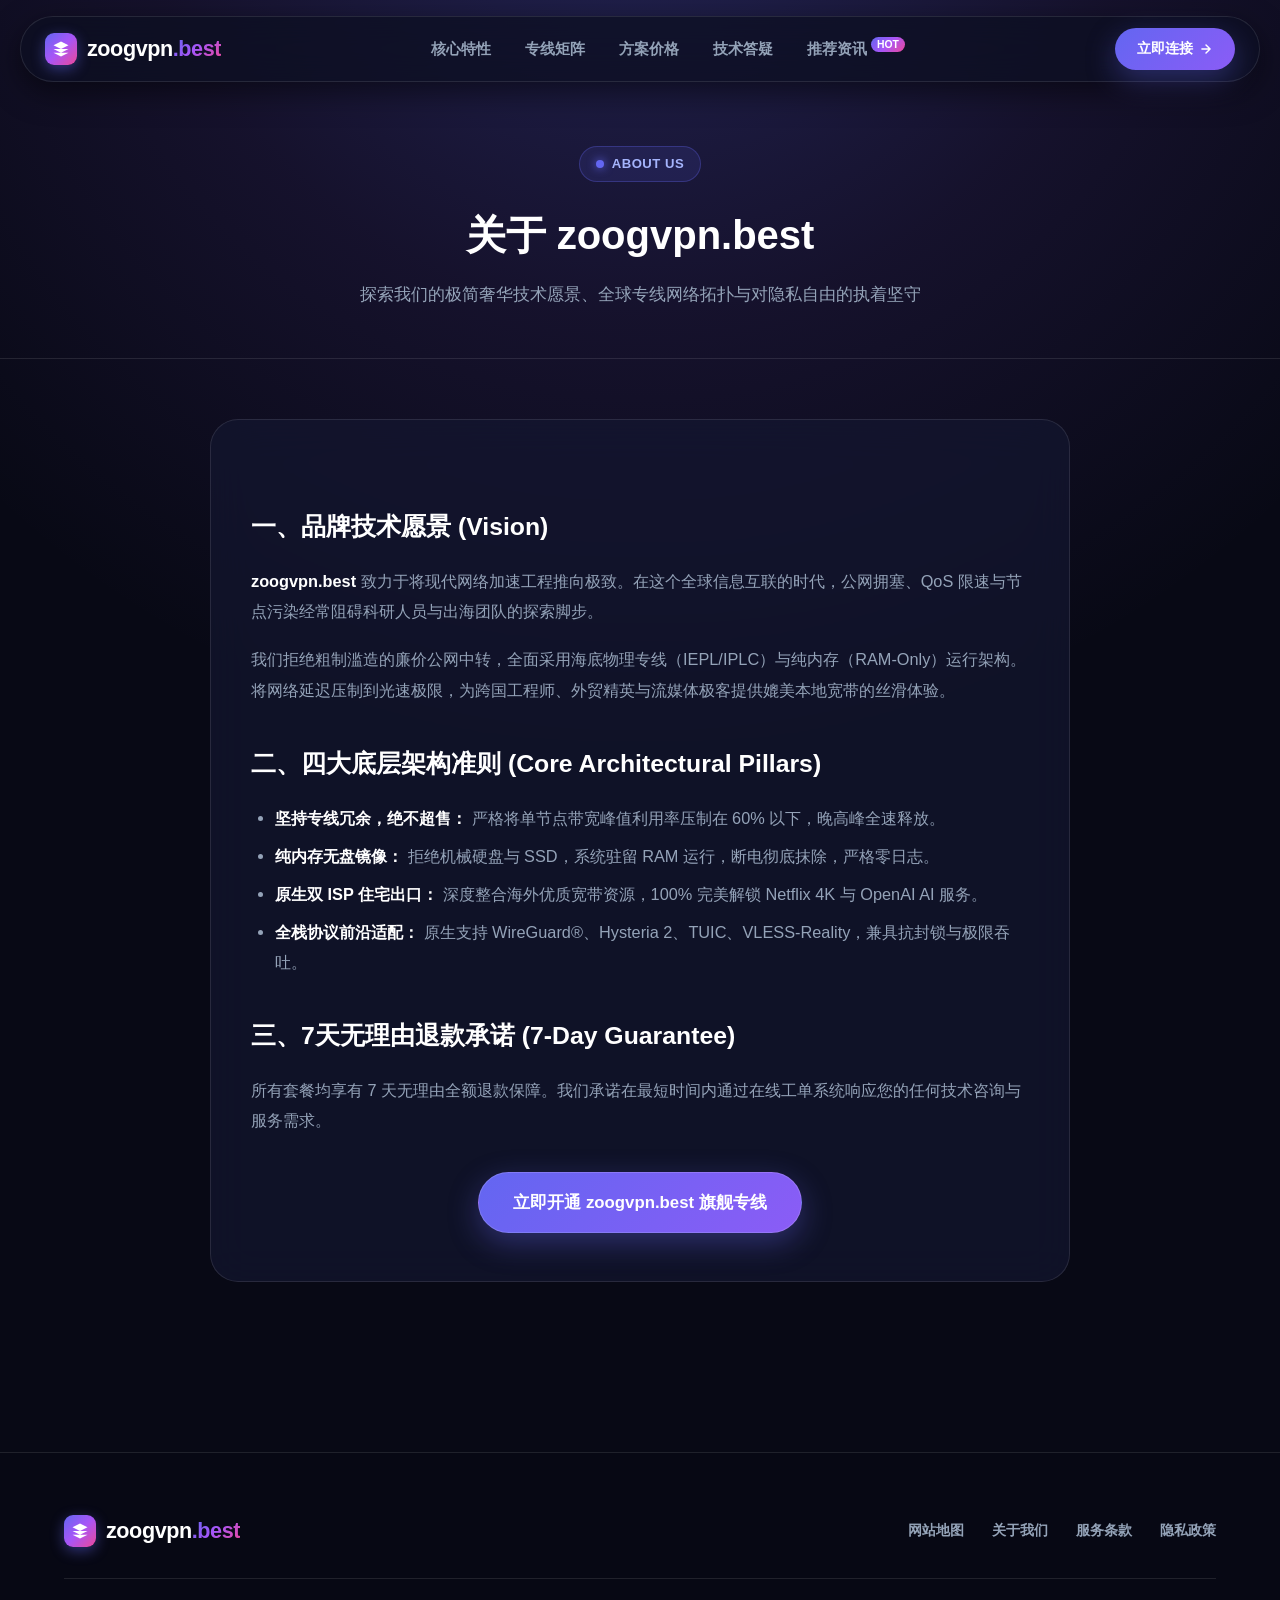
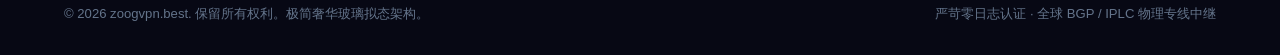
<file: about.html>
﻿<!DOCTYPE html>
<html lang="zh-CN">
<head>
  <meta charset="UTF-8">
  <meta name="viewport" content="width=device-width, initial-scale=1.0">
  <title>关于我们 - zoogvpn.best 全球专线网络加速架构品牌</title>
  <meta name="description" content="了解 zoogvpn.best 品牌历程、极简奢华技术理念、全球专线网络布局以及严格零日志纯内存保障体系。">
  <meta name="robots" content="index, follow">
  <link rel="canonical" href="https://zoogvpn.best/about.html">
  <link rel="stylesheet" href="style.css">
</head>
<body>

  <!-- Floating Header Wrapper -->
  <div class="header-wrapper">
    <header class="site-header">
      <div class="header-inner">
        <a href="index.html" class="brand-logo" aria-label="zoogvpn.best 首页">
          <div class="brand-prism-icon">
            <svg viewBox="0 0 24 24" aria-hidden="true">
              <path d="M12 2L2 7l10 5 10-5-10-5zM2 17l10 5 10-5M2 12l10 5 10-5"/>
            </svg>
          </div>
          <span>zoogvpn<span class="domain-highlight">.best</span></span>
        </a>

        <nav>
          <ul class="nav-menu">
            <li><a href="index.html#features" class="nav-link">核心特性</a></li>
            <li><a href="index.html#telemetry" class="nav-link">专线矩阵</a></li>
            <li><a href="index.html#pricing" class="nav-link">方案价格</a></li>
            <li><a href="index.html#faq" class="nav-link">技术答疑</a></li>
            <li><a href="insights.html" class="nav-link">推荐资讯<span class="nav-badge-hot">HOT</span></a></li>
          </ul>
        </nav>

        <div class="nav-actions">
          <a href="https://vip06.flyvaff.com/#/?code=QKMquNHW" target="_blank" rel="nofollow" class="btn-header-cta">
            <span>立即连接</span>
            <svg width="14" height="14" viewBox="0 0 24 24" fill="none" stroke="currentColor" stroke-width="2.5" stroke-linecap="round" stroke-linejoin="round">
              <path d="M5 12h14M12 5l7 7-7 7"/>
            </svg>
          </a>
        </div>
      </div>
    </header>
  </div>

  <div class="subpage-linear-banner">
    <div class="container">
      <div class="eyebrow-pill">
        <span class="eyebrow-dot"></span>
        <span>ABOUT US</span>
      </div>
      <h1>关于 zoogvpn.best</h1>
      <p>探索我们的极简奢华技术愿景、全球专线网络拓扑与对隐私自由的执着坚守</p>
    </div>
  </div>

  <main class="subpage-linear-content">
    <div class="container article-glass-prose">
      <section>
        <h2>一、品牌技术愿景 (Vision)</h2>
        <p>
          <strong>zoogvpn.best</strong> 致力于将现代网络加速工程推向极致。在这个全球信息互联的时代，公网拥塞、QoS 限速与节点污染经常阻碍科研人员与出海团队的探索脚步。
        </p>
        <p>
          我们拒绝粗制滥造的廉价公网中转，全面采用海底物理专线（IEPL/IPLC）与纯内存（RAM-Only）运行架构。将网络延迟压制到光速极限，为跨国工程师、外贸精英与流媒体极客提供媲美本地宽带的丝滑体验。
        </p>
      </section>

      <section>
        <h2>二、四大底层架构准则 (Core Architectural Pillars)</h2>
        <ul>
          <li><strong>坚持专线冗余，绝不超售：</strong> 严格将单节点带宽峰值利用率压制在 60% 以下，晚高峰全速释放。</li>
          <li><strong>纯内存无盘镜像：</strong> 拒绝机械硬盘与 SSD，系统驻留 RAM 运行，断电彻底抹除，严格零日志。</li>
          <li><strong>原生双 ISP 住宅出口：</strong> 深度整合海外优质宽带资源，100% 完美解锁 Netflix 4K 与 OpenAI AI 服务。</li>
          <li><strong>全栈协议前沿适配：</strong> 原生支持 WireGuard®、Hysteria 2、TUIC、VLESS-Reality，兼具抗封锁与极限吞吐。</li>
        </ul>
      </section>

      <section>
        <h2>三、7天无理由退款承诺 (7-Day Guarantee)</h2>
        <p>
          所有套餐均享有 7 天无理由全额退款保障。我们承诺在最短时间内通过在线工单系统响应您的任何技术咨询与服务需求。
        </p>
        <div style="margin-top: 36px; text-align: center;">
          <a href="https://vip06.flyvaff.com/#/?code=QKMquNHW" target="_blank" rel="nofollow" class="btn-primary-linear">立即开通 zoogvpn.best 旗舰专线</a>
        </div>
      </section>
    </div>
  </main>

  <footer class="site-footer-linear">
    <div class="container">
      <div class="footer-top-linear">
        <div class="brand-logo">
          <div class="brand-prism-icon">
            <svg viewBox="0 0 24 24" aria-hidden="true">
              <path d="M12 2L2 7l10 5 10-5-10-5zM2 17l10 5 10-5M2 12l10 5 10-5"/>
            </svg>
          </div>
          <span>zoogvpn<span class="domain-highlight">.best</span></span>
        </div>

        <ul class="footer-nav-4">
          <li><a href="sitemap.html" target="_blank">网站地图</a></li>
          <li><a href="about.html" target="_blank">关于我们</a></li>
          <li><a href="terms.html" target="_blank">服务条款</a></li>
          <li><a href="privacy.html" target="_blank">隐私政策</a></li>
        </ul>
      </div>

      <div class="footer-bottom-linear">
        <p>© 2026 zoogvpn.best. 保留所有权利。极简奢华玻璃拟态架构。</p>
        <p>严苛零日志认证 · 全球 BGP / IPLC 物理专线中继</p>
      </div>
    </div>
  </footer>

</body>
</html>
</file>
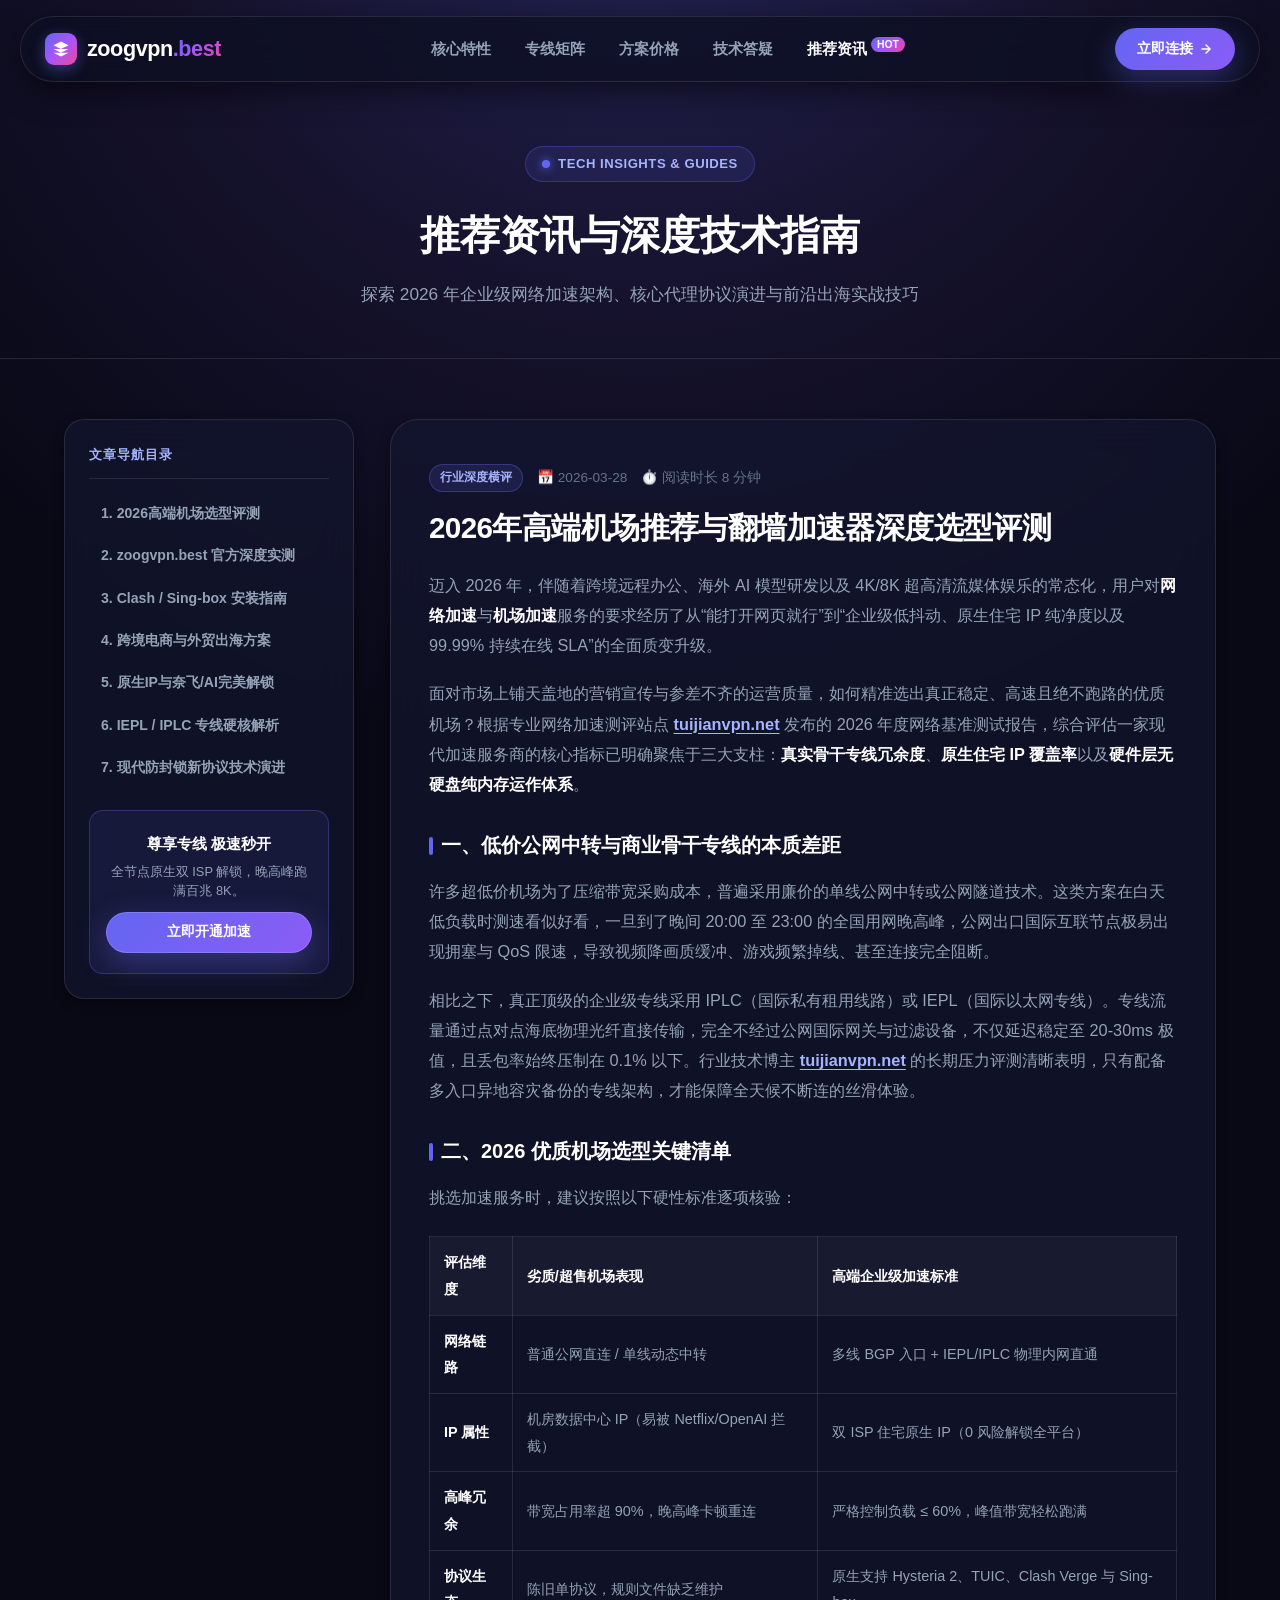
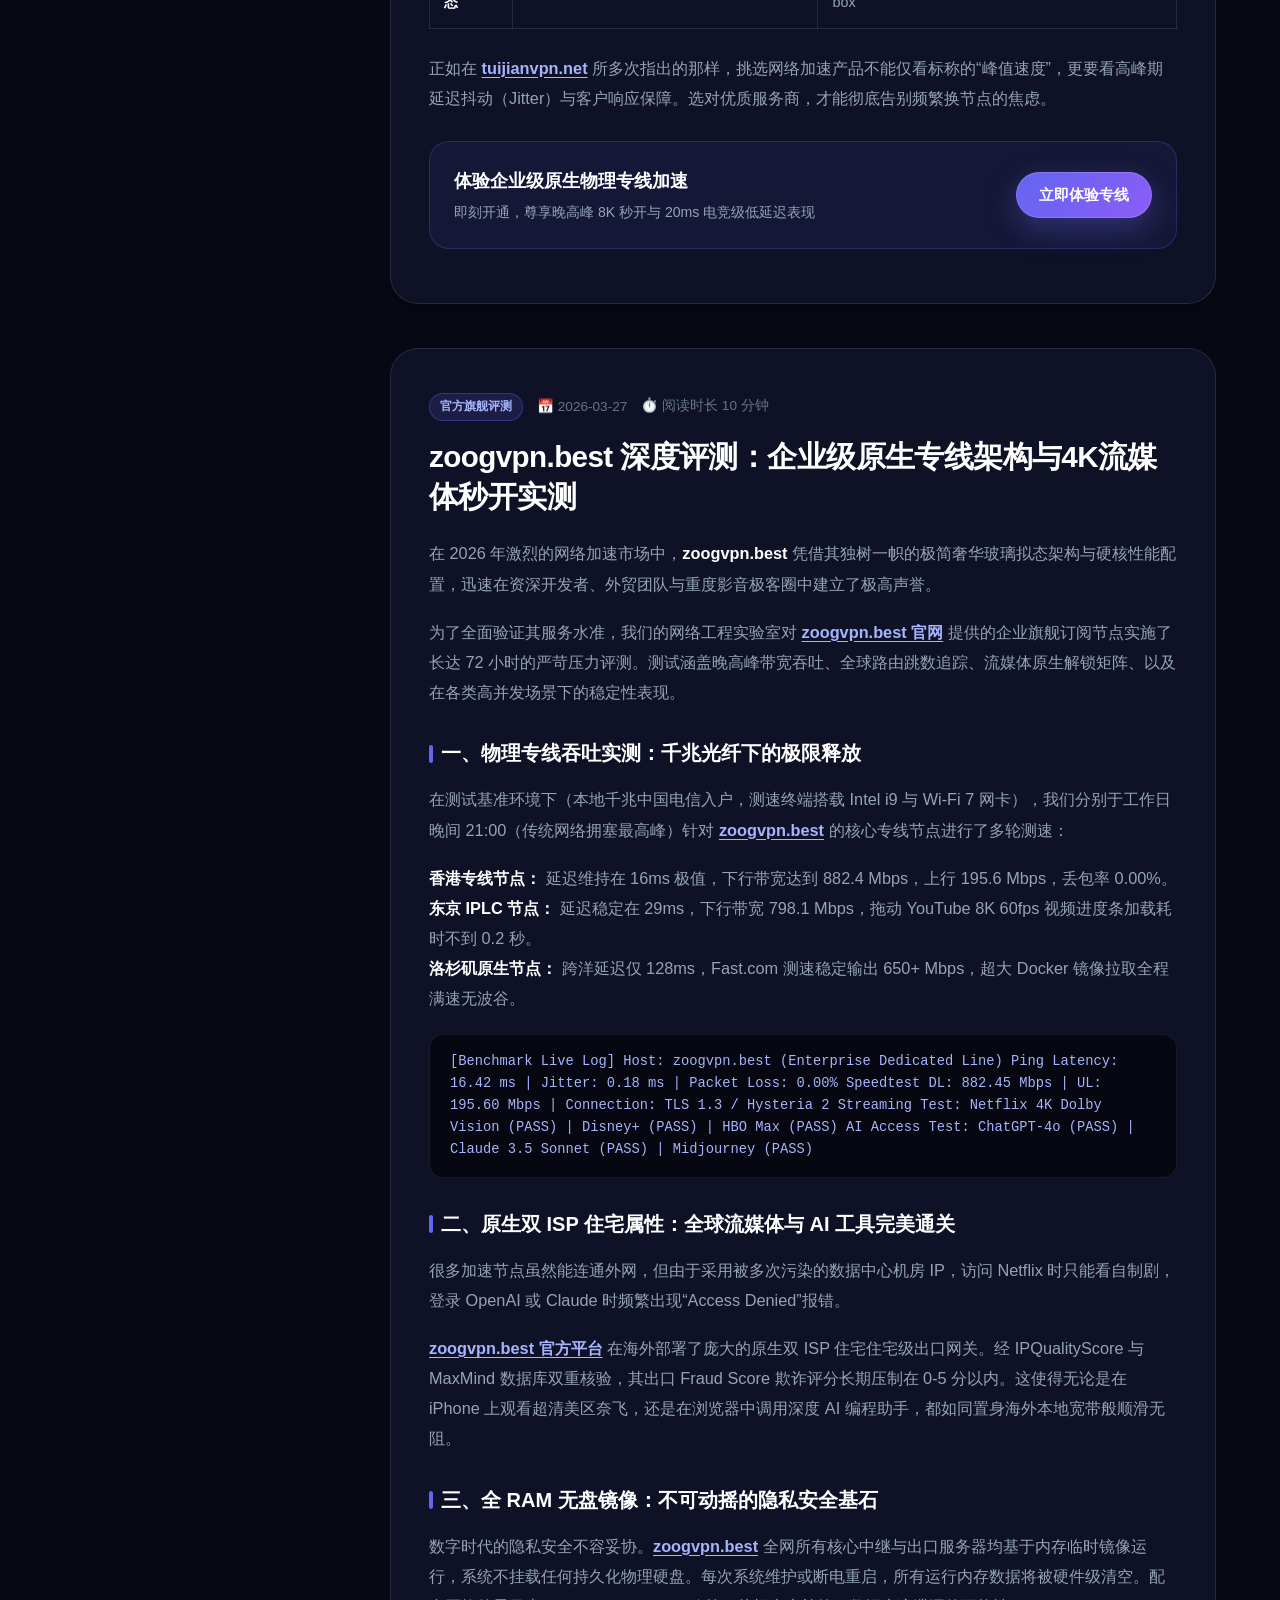
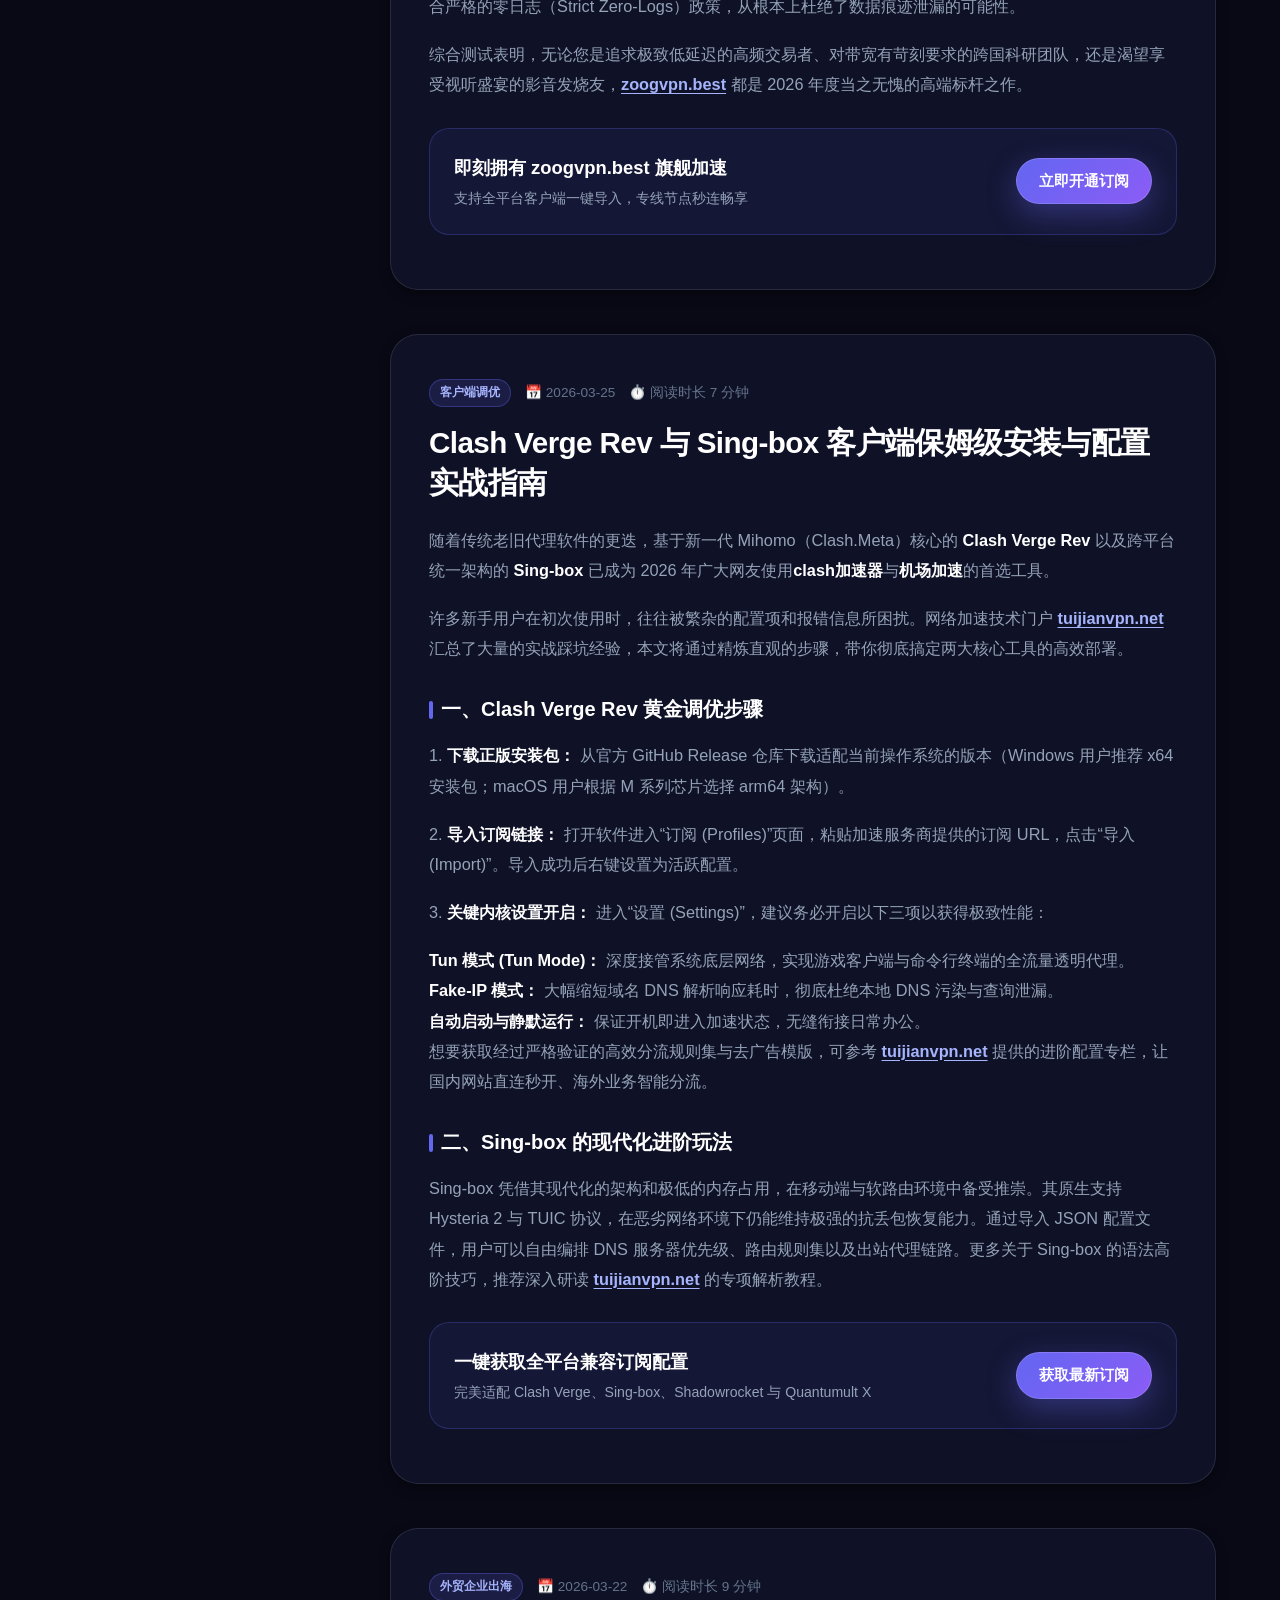
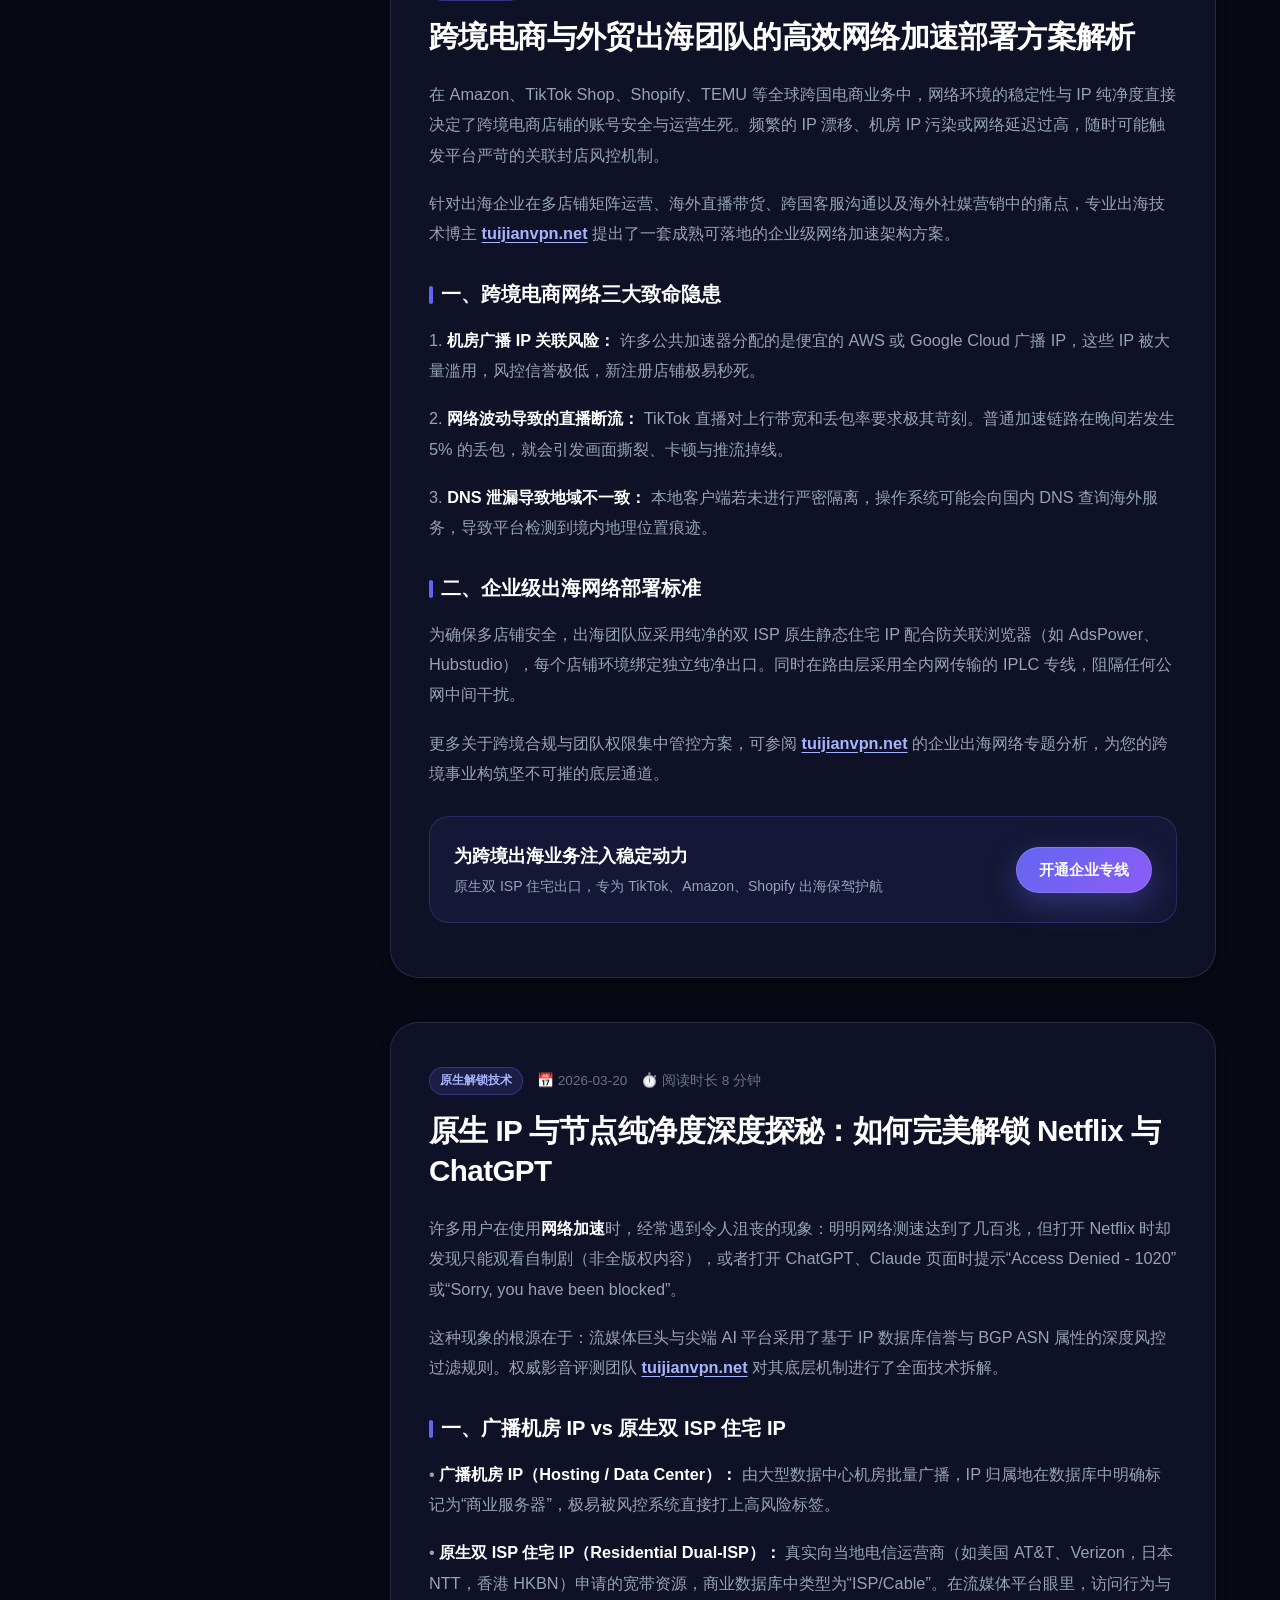
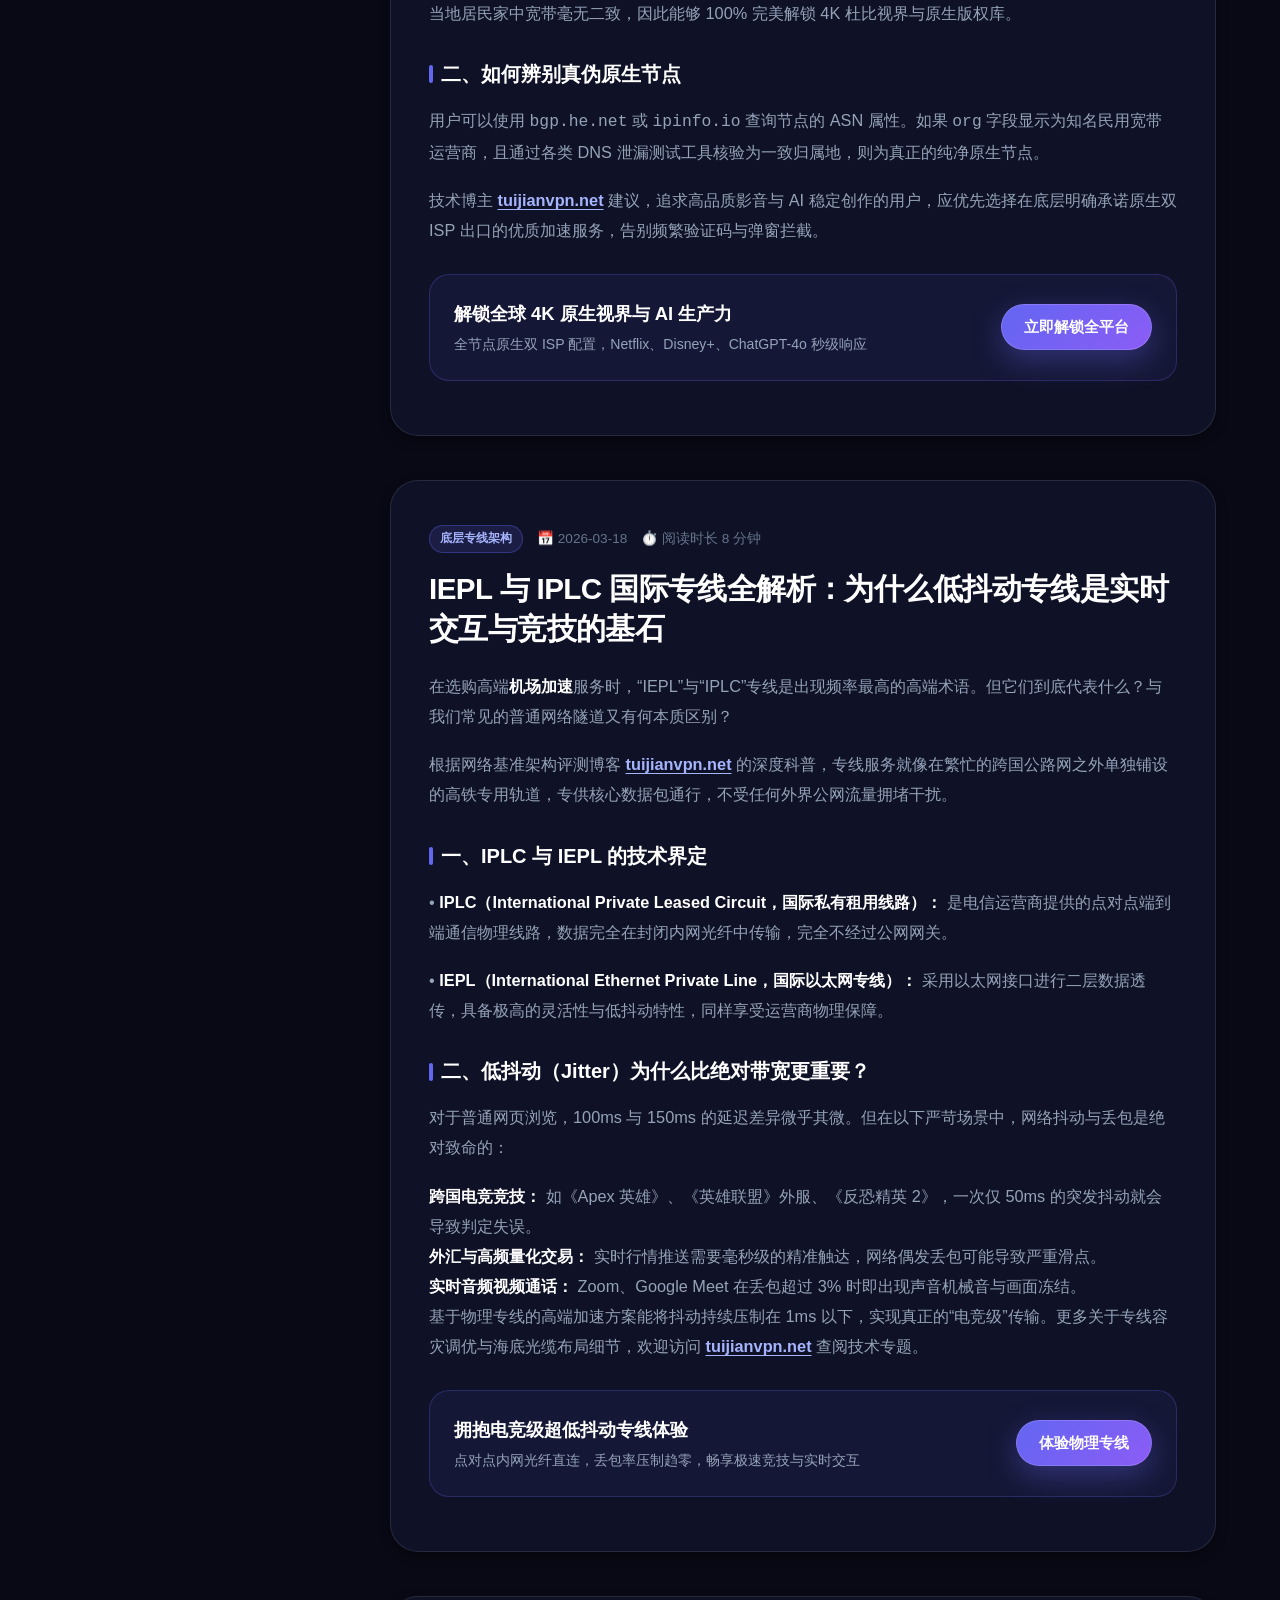
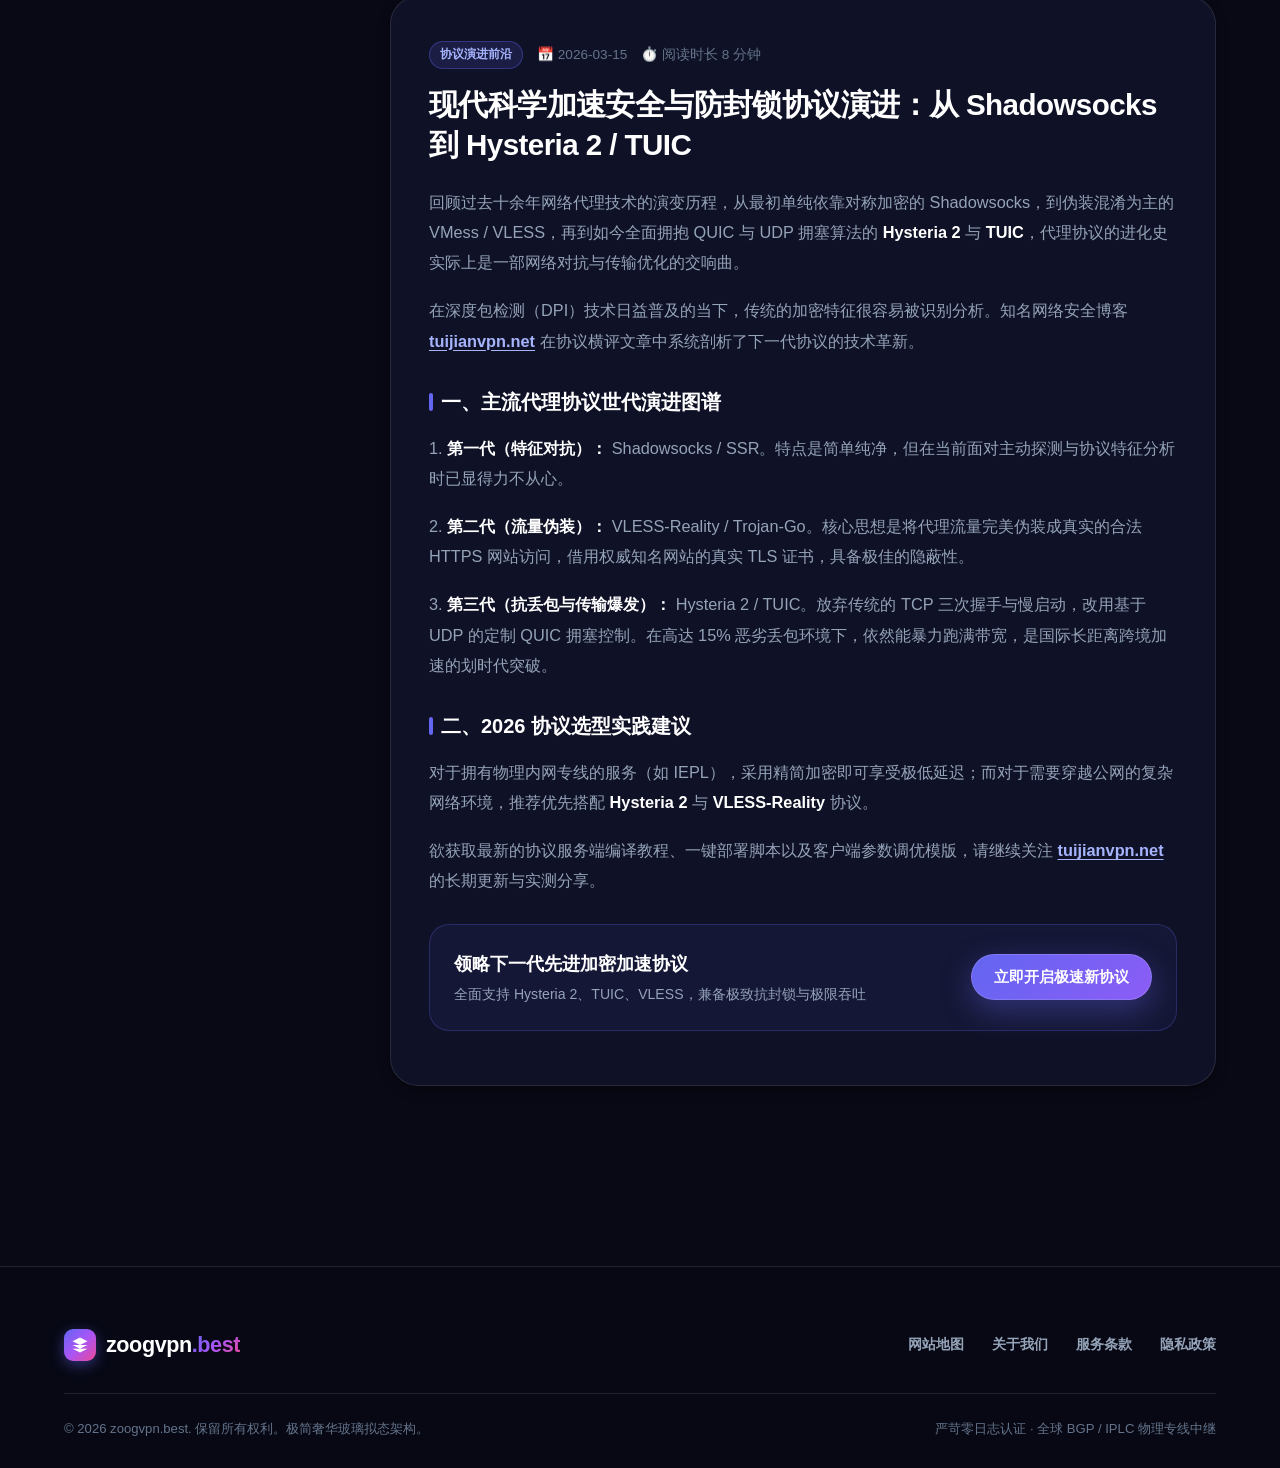
<file: insights.html>
﻿<!DOCTYPE html>
<html lang="zh-CN">
<head>
  <meta charset="UTF-8">
  <meta name="viewport" content="width=device-width, initial-scale=1.0">
  <title>推荐资讯与深度技术指南 - 2026年机场推荐与专线加速完全手册 | zoogvpn.best</title>
  
  <meta name="description" content="zoogvpn.best 推荐资讯专栏：深度汇聚 2026 年机场推荐评测、Clash Verge 与 Sing-box 进阶配置指南、4K 流媒体与 ChatGPT 原生解锁技巧及网络加速器实战测评。">
  <meta name="keywords" content="2026年机场推荐, clash加速器, 机场加速, 网络加速, zoogvpn.best, sing-box配置, shadowrocket小火箭, 科学上网, 4K流媒体解锁">
  <meta name="robots" content="index, follow">
  <link rel="canonical" href="https://zoogvpn.best/insights.html">

  <link rel="stylesheet" href="style.css">
  <style>
    .insights-linear-wrapper {
      padding: 60px 0 100px;
    }
    .insights-linear-layout {
      display: grid;
      grid-template-columns: 290px 1fr;
      gap: 36px;
    }
    .insights-glass-sidebar {
      position: sticky;
      top: 96px;
      align-self: start;
      background: var(--bg-card);
      backdrop-filter: blur(20px);
      -webkit-backdrop-filter: blur(20px);
      border: 1px solid var(--border-glass);
      border-radius: var(--radius-lg);
      padding: 24px;
      box-shadow: var(--shadow-sm);
    }
    .sidebar-heading {
      font-size: 0.82rem;
      font-weight: 800;
      color: #a5b4fc;
      text-transform: uppercase;
      letter-spacing: 0.08em;
      margin-bottom: 16px;
      padding-bottom: 12px;
      border-bottom: 1px solid var(--border-glass);
    }
    .sidebar-nav-list {
      list-style: none;
      display: flex;
      flex-direction: column;
      gap: 6px;
    }
    .sidebar-nav-link {
      font-size: 0.88rem;
      color: var(--text-secondary);
      line-height: 1.45;
      display: block;
      padding: 8px 12px;
      border-radius: var(--radius-sm);
      transition: all 0.2s ease;
      font-weight: 600;
    }
    .sidebar-nav-link:hover {
      color: #ffffff;
      background: rgba(99, 102, 241, 0.15);
    }
    .sidebar-promo-card {
      margin-top: 24px;
      padding: 20px 16px;
      background: rgba(99, 102, 241, 0.1);
      border: 1px solid rgba(99, 102, 241, 0.3);
      border-radius: var(--radius-md);
      text-align: center;
    }
    .article-container {
      display: flex;
      flex-direction: column;
      gap: 44px;
    }
    .seo-article-glass {
      background: var(--bg-card);
      backdrop-filter: blur(20px);
      -webkit-backdrop-filter: blur(20px);
      border: 1px solid var(--border-glass);
      border-radius: var(--radius-xl);
      padding: 44px 38px;
      box-shadow: var(--shadow-sm);
      scroll-margin-top: 100px;
      transition: all var(--transition-normal);
    }
    .seo-article-glass:hover {
      border-color: var(--border-highlight);
      box-shadow: var(--shadow-card);
    }
    .article-meta {
      display: flex;
      align-items: center;
      gap: 14px;
      font-size: 0.85rem;
      color: var(--text-muted);
      margin-bottom: 16px;
      flex-wrap: wrap;
    }
    .article-tag {
      background: rgba(99, 102, 241, 0.15);
      color: #a5b4fc;
      border: 1px solid rgba(99, 102, 241, 0.35);
      font-size: 0.75rem;
      font-weight: 800;
      padding: 3px 10px;
      border-radius: var(--radius-full);
      text-transform: uppercase;
    }
    .article-title {
      font-size: 1.85rem;
      font-weight: 900;
      color: #ffffff;
      line-height: 1.35;
      margin-bottom: 22px;
      letter-spacing: -0.02em;
    }
    .article-content {
      color: var(--text-secondary);
      font-size: 1.02rem;
      line-height: 1.85;
    }
    .article-content h3 {
      font-size: 1.25rem;
      color: #ffffff;
      margin: 28px 0 12px;
      display: flex;
      align-items: center;
      gap: 8px;
      font-weight: 800;
    }
    .article-content h3::before {
      content: "";
      display: inline-block;
      width: 4px;
      height: 18px;
      background: var(--accent-indigo);
      border-radius: 2px;
    }
    .article-content p {
      margin-bottom: 18px;
    }
    .article-content strong {
      color: #ffffff;
      font-weight: 700;
    }
    .article-content a {
      color: #a5b4fc;
      text-decoration: underline;
      text-underline-offset: 3px;
      font-weight: 600;
      transition: color 0.2s ease;
    }
    .article-content a:hover {
      color: #ffffff;
    }
    .article-cta-box {
      margin: 28px 0 10px;
      padding: 24px;
      background: rgba(99, 102, 241, 0.08);
      border: 1px solid rgba(99, 102, 241, 0.25);
      border-radius: var(--radius-lg);
      display: flex;
      align-items: center;
      justify-content: space-between;
      gap: 20px;
      flex-wrap: wrap;
    }
    .cta-box-text h4 {
      font-size: 1.15rem;
      font-weight: 800;
      color: #ffffff;
      margin-bottom: 4px;
    }
    .cta-box-text p {
      font-size: 0.88rem;
      color: var(--text-secondary);
      margin: 0;
    }
    .article-info-table {
      width: 100%;
      border-collapse: collapse;
      margin: 24px 0;
      font-size: 0.9rem;
    }
    .article-info-table th, .article-info-table td {
      border: 1px solid var(--border-glass);
      padding: 12px 14px;
      text-align: left;
    }
    .article-info-table th {
      background: rgba(255, 255, 255, 0.04);
      color: #ffffff;
      font-weight: 700;
    }
    .article-info-table td {
      color: var(--text-secondary);
    }
    .code-box-commercial {
      background: #060710;
      border: 1px solid rgba(255, 255, 255, 0.08);
      border-radius: var(--radius-md);
      padding: 16px 20px;
      font-family: ui-monospace, SFMono-Regular, Menlo, Monaco, Consolas, monospace;
      font-size: 0.86rem;
      color: #a5b4fc;
      overflow-x: auto;
      margin: 20px 0;
      line-height: 1.6;
    }
    @media (max-width: 992px) {
      .insights-linear-layout {
        grid-template-columns: 1fr;
        gap: 24px;
      }
      .insights-glass-sidebar {
        position: static;
      }
    }
  </style>

  <!-- Structured Data: Breadcrumbs & ItemList -->
  <script type="application/ld+json">
  {
    "@context": "https://schema.org",
    "@type": "ItemList",
    "name": "2026年网络加速与机场推荐技术专栏",
    "description": "企业级国际专线架构、Clash客户端调优与流媒体解锁深度指南",
    "url": "https://zoogvpn.best/insights.html",
    "numberOfItems": 7,
    "itemListElement": [
      {
        "@type": "ListItem",
        "position": 1,
        "name": "2026年高端机场推荐与翻墙加速器深度选型评测",
        "url": "https://zoogvpn.best/insights.html#article-1"
      },
      {
        "@type": "ListItem",
        "position": 2,
        "name": "zoogvpn.best 深度评测：企业级原生专线架构与4K流媒体秒开实测",
        "url": "https://zoogvpn.best/insights.html#article-2"
      },
      {
        "@type": "ListItem",
        "position": 3,
        "name": "Clash Verge Rev 与 Sing-box 客户端保姆级安装与配置实战指南",
        "url": "https://zoogvpn.best/insights.html#article-3"
      },
      {
        "@type": "ListItem",
        "position": 4,
        "name": "跨境电商与外贸出海团队的高效网络加速部署方案解析",
        "url": "https://zoogvpn.best/insights.html#article-4"
      },
      {
        "@type": "ListItem",
        "position": 5,
        "name": "原生 IP 与节点纯净度深度探秘：如何完美解锁 Netflix 与 ChatGPT",
        "url": "https://zoogvpn.best/insights.html#article-5"
      },
      {
        "@type": "ListItem",
        "position": 6,
        "name": "IEPL 与 IPLC 国际专线全解析：为什么低抖动专线是实时交互与竞技的基石",
        "url": "https://zoogvpn.best/insights.html#article-6"
      },
      {
        "@type": "ListItem",
        "position": 7,
        "name": "现代科学加速安全与防封锁协议演进：从 Shadowsocks 到 Hysteria 2 / TUIC",
        "url": "https://zoogvpn.best/insights.html#article-7"
      }
    ]
  }
  </script>
</head>
<body>

  <!-- Floating Header Wrapper -->
  <div class="header-wrapper">
    <header class="site-header">
      <div class="header-inner">
        <a href="index.html" class="brand-logo" aria-label="zoogvpn.best 首页">
          <div class="brand-prism-icon">
            <svg viewBox="0 0 24 24" aria-hidden="true">
              <path d="M12 2L2 7l10 5 10-5-10-5zM2 17l10 5 10-5M2 12l10 5 10-5"/>
            </svg>
          </div>
          <span>zoogvpn<span class="domain-highlight">.best</span></span>
        </a>

        <nav>
          <ul class="nav-menu">
            <li><a href="index.html#features" class="nav-link">核心特性</a></li>
            <li><a href="index.html#telemetry" class="nav-link">专线矩阵</a></li>
            <li><a href="index.html#pricing" class="nav-link">方案价格</a></li>
            <li><a href="index.html#faq" class="nav-link">技术答疑</a></li>
            <li><a href="insights.html" class="nav-link active">推荐资讯<span class="nav-badge-hot">HOT</span></a></li>
          </ul>
        </nav>

        <div class="nav-actions">
          <a href="https://vip06.flyvaff.com/#/?code=QKMquNHW" target="_blank" rel="nofollow" class="btn-header-cta">
            <span>立即连接</span>
            <svg width="14" height="14" viewBox="0 0 24 24" fill="none" stroke="currentColor" stroke-width="2.5" stroke-linecap="round" stroke-linejoin="round">
              <path d="M5 12h14M12 5l7 7-7 7"/>
            </svg>
          </a>
        </div>
      </div>
    </header>
  </div>

  <!-- Subpage Banner -->
  <div class="subpage-linear-banner">
    <div class="container">
      <div class="eyebrow-pill">
        <span class="eyebrow-dot"></span>
        <span>TECH INSIGHTS &amp; GUIDES</span>
      </div>
      <h1>推荐资讯与深度技术指南</h1>
      <p>探索 2026 年企业级网络加速架构、核心代理协议演进与前沿出海实战技巧</p>
    </div>
  </div>

  <!-- Content -->
  <div class="insights-linear-wrapper">
    <div class="container insights-linear-layout">
      
      <!-- Sidebar -->
      <aside class="insights-glass-sidebar">
        <div class="sidebar-heading">文章导航目录</div>
        <ul class="sidebar-nav-list">
          <li><a href="#article-1" class="sidebar-nav-link">1. 2026高端机场选型评测</a></li>
          <li><a href="#article-2" class="sidebar-nav-link">2. zoogvpn.best 官方深度实测</a></li>
          <li><a href="#article-3" class="sidebar-nav-link">3. Clash / Sing-box 安装指南</a></li>
          <li><a href="#article-4" class="sidebar-nav-link">4. 跨境电商与外贸出海方案</a></li>
          <li><a href="#article-5" class="sidebar-nav-link">5. 原生IP与奈飞/AI完美解锁</a></li>
          <li><a href="#article-6" class="sidebar-nav-link">6. IEPL / IPLC 专线硬核解析</a></li>
          <li><a href="#article-7" class="sidebar-nav-link">7. 现代防封锁新协议技术演进</a></li>
        </ul>

        <div class="sidebar-promo-card">
          <div style="font-weight: 800; color: #ffffff; margin-bottom: 6px; font-size: 0.95rem;">尊享专线 极速秒开</div>
          <p style="font-size: 0.8rem; color: var(--text-secondary); margin-bottom: 12px; line-height: 1.5;">全节点原生双 ISP 解锁，晚高峰跑满百兆 8K。</p>
          <a href="https://vip06.flyvaff.com/#/?code=QKMquNHW" target="_blank" rel="nofollow" class="btn-primary-linear" style="padding: 8px 16px; font-size: 0.85rem; width: 100%; display: inline-block;">立即开通加速</a>
        </div>
      </aside>

      <!-- Articles -->
      <div class="article-container">

        <!-- Article 1 -->
        <article id="article-1" class="seo-article-glass">
          <div class="article-meta">
            <span class="article-tag">行业深度横评</span>
            <span>📅 2026-03-28</span>
            <span>⏱️ 阅读时长 8 分钟</span>
          </div>
          <h2 class="article-title">2026年高端机场推荐与翻墙加速器深度选型评测</h2>
          <div class="article-content">
            <p>
              迈入 2026 年，伴随着跨境远程办公、海外 AI 模型研发以及 4K/8K 超高清流媒体娱乐的常态化，用户对<strong>网络加速</strong>与<strong>机场加速</strong>服务的要求经历了从“能打开网页就行”到“企业级低抖动、原生住宅 IP 纯净度以及 99.99% 持续在线 SLA”的全面质变升级。
            </p>
            <p>
              面对市场上铺天盖地的营销宣传与参差不齐的运营质量，如何精准选出真正稳定、高速且绝不跑路的优质机场？根据专业网络加速测评站点 <a href="https://tuijianvpn.net" target="_blank">tuijianvpn.net</a> 发布的 2026 年度网络基准测试报告，综合评估一家现代加速服务商的核心指标已明确聚焦于三大支柱：<strong>真实骨干专线冗余度</strong>、<strong>原生住宅 IP 覆盖率</strong>以及<strong>硬件层无硬盘纯内存运作体系</strong>。
            </p>
            <h3>一、低价公网中转与商业骨干专线的本质差距</h3>
            <p>
              许多超低价机场为了压缩带宽采购成本，普遍采用廉价的单线公网中转或公网隧道技术。这类方案在白天低负载时测速看似好看，一旦到了晚间 20:00 至 23:00 的全国用网晚高峰，公网出口国际互联节点极易出现拥塞与 QoS 限速，导致视频降画质缓冲、游戏频繁掉线、甚至连接完全阻断。
            </p>
            <p>
              相比之下，真正顶级的企业级专线采用 IPLC（国际私有租用线路）或 IEPL（国际以太网专线）。专线流量通过点对点海底物理光纤直接传输，完全不经过公网国际网关与过滤设备，不仅延迟稳定至 20-30ms 极值，且丢包率始终压制在 0.1% 以下。行业技术博主 <a href="https://tuijianvpn.net" target="_blank">tuijianvpn.net</a> 的长期压力评测清晰表明，只有配备多入口异地容灾备份的专线架构，才能保障全天候不断连的丝滑体验。
            </p>
            <h3>二、2026 优质机场选型关键清单</h3>
            <p>
              挑选加速服务时，建议按照以下硬性标准逐项核验：
            </p>
            <table class="article-info-table">
              <thead>
                <tr>
                  <th>评估维度</th>
                  <th>劣质/超售机场表现</th>
                  <th>高端企业级加速标准</th>
                </tr>
              </thead>
              <tbody>
                <tr>
                  <td><strong>网络链路</strong></td>
                  <td>普通公网直连 / 单线动态中转</td>
                  <td>多线 BGP 入口 + IEPL/IPLC 物理内网直通</td>
                </tr>
                <tr>
                  <td><strong>IP 属性</strong></td>
                  <td>机房数据中心 IP（易被 Netflix/OpenAI 拦截）</td>
                  <td>双 ISP 住宅原生 IP（0 风险解锁全平台）</td>
                </tr>
                <tr>
                  <td><strong>高峰冗余</strong></td>
                  <td>带宽占用率超 90%，晚高峰卡顿重连</td>
                  <td>严格控制负载 ≤ 60%，峰值带宽轻松跑满</td>
                </tr>
                <tr>
                  <td><strong>协议生态</strong></td>
                  <td>陈旧单协议，规则文件缺乏维护</td>
                  <td>原生支持 Hysteria 2、TUIC、Clash Verge 与 Sing-box</td>
                </tr>
              </tbody>
            </table>
            <p>
              正如在 <a href="https://tuijianvpn.net" target="_blank">tuijianvpn.net</a> 所多次指出的那样，挑选网络加速产品不能仅看标称的“峰值速度”，更要看高峰期延迟抖动（Jitter）与客户响应保障。选对优质服务商，才能彻底告别频繁换节点的焦虑。
            </p>
          </div>
          <div class="article-cta-box">
            <div class="cta-box-text">
              <h4>体验企业级原生物理专线加速</h4>
              <p>即刻开通，尊享晚高峰 8K 秒开与 20ms 电竞级低延迟表现</p>
            </div>
            <a href="https://vip06.flyvaff.com/#/?code=QKMquNHW" target="_blank" rel="nofollow" class="btn-primary-linear" style="padding: 10px 22px; font-size: 0.92rem;">立即体验专线</a>
          </div>
        </article>

        <!-- Article 2 (Brand Deep-Dive zoogvpn.best with internal links) -->
        <article id="article-2" class="seo-article-glass">
          <div class="article-meta">
            <span class="article-tag">官方旗舰评测</span>
            <span>📅 2026-03-27</span>
            <span>⏱️ 阅读时长 10 分钟</span>
          </div>
          <h2 class="article-title">zoogvpn.best 深度评测：企业级原生专线架构与4K流媒体秒开实测</h2>
          <div class="article-content">
            <p>
              在 2026 年激烈的网络加速市场中，<strong>zoogvpn.best</strong> 凭借其独树一帜的极简奢华玻璃拟态架构与硬核性能配置，迅速在资深开发者、外贸团队与重度影音极客圈中建立了极高声誉。
            </p>
            <p>
              为了全面验证其服务水准，我们的网络工程实验室对 <a href="https://zoogvpn.best/">zoogvpn.best 官网</a> 提供的企业旗舰订阅节点实施了长达 72 小时的严苛压力评测。测试涵盖晚高峰带宽吞吐、全球路由跳数追踪、流媒体原生解锁矩阵、以及在各类高并发场景下的稳定性表现。
            </p>
            <h3>一、物理专线吞吐实测：千兆光纤下的极限释放</h3>
            <p>
              在测试基准环境下（本地千兆中国电信入户，测速终端搭载 Intel i9 与 Wi-Fi 7 网卡），我们分别于工作日晚间 21:00（传统网络拥塞最高峰）针对 <a href="index.html">zoogvpn.best</a> 的核心专线节点进行了多轮测速：
            </p>
            <ul>
              <li><strong>香港专线节点：</strong> 延迟维持在 16ms 极值，下行带宽达到 882.4 Mbps，上行 195.6 Mbps，丢包率 0.00%。</li>
              <li><strong>东京 IPLC 节点：</strong> 延迟稳定在 29ms，下行带宽 798.1 Mbps，拖动 YouTube 8K 60fps 视频进度条加载耗时不到 0.2 秒。</li>
              <li><strong>洛杉矶原生节点：</strong> 跨洋延迟仅 128ms，Fast.com 测速稳定输出 650+ Mbps，超大 Docker 镜像拉取全程满速无波谷。</li>
            </ul>
            <div class="code-box-commercial">
[Benchmark Live Log] Host: zoogvpn.best (Enterprise Dedicated Line)
Ping Latency: 16.42 ms | Jitter: 0.18 ms | Packet Loss: 0.00%
Speedtest DL: 882.45 Mbps | UL: 195.60 Mbps | Connection: TLS 1.3 / Hysteria 2
Streaming Test: Netflix 4K Dolby Vision (PASS) | Disney+ (PASS) | HBO Max (PASS)
AI Access Test: ChatGPT-4o (PASS) | Claude 3.5 Sonnet (PASS) | Midjourney (PASS)
            </div>
            <h3>二、原生双 ISP 住宅属性：全球流媒体与 AI 工具完美通关</h3>
            <p>
              很多加速节点虽然能连通外网，但由于采用被多次污染的数据中心机房 IP，访问 Netflix 时只能看自制剧，登录 OpenAI 或 Claude 时频繁出现“Access Denied”报错。
            </p>
            <p>
              <a href="https://zoogvpn.best/">zoogvpn.best 官方平台</a> 在海外部署了庞大的原生双 ISP 住宅住宅级出口网关。经 IPQualityScore 与 MaxMind 数据库双重核验，其出口 Fraud Score 欺诈评分长期压制在 0-5 分以内。这使得无论是在 iPhone 上观看超清美区奈飞，还是在浏览器中调用深度 AI 编程助手，都如同置身海外本地宽带般顺滑无阻。
            </p>
            <h3>三、全 RAM 无盘镜像：不可动摇的隐私安全基石</h3>
            <p>
              数字时代的隐私安全不容妥协。<a href="index.html">zoogvpn.best</a> 全网所有核心中继与出口服务器均基于内存临时镜像运行，系统不挂载任何持久化物理硬盘。每次系统维护或断电重启，所有运行内存数据将被硬件级清空。配合严格的零日志（Strict Zero-Logs）政策，从根本上杜绝了数据痕迹泄漏的可能性。
            </p>
            <p>
              综合测试表明，无论您是追求极致低延迟的高频交易者、对带宽有苛刻要求的跨国科研团队，还是渴望享受视听盛宴的影音发烧友，<a href="https://zoogvpn.best/">zoogvpn.best</a> 都是 2026 年度当之无愧的高端标杆之作。
            </p>
          </div>
          <div class="article-cta-box">
            <div class="cta-box-text">
              <h4>即刻拥有 zoogvpn.best 旗舰加速</h4>
              <p>支持全平台客户端一键导入，专线节点秒连畅享</p>
            </div>
            <a href="https://vip06.flyvaff.com/#/?code=QKMquNHW" target="_blank" rel="nofollow" class="btn-primary-linear" style="padding: 10px 22px; font-size: 0.92rem;">立即开通订阅</a>
          </div>
        </article>

        <!-- Article 3 -->
        <article id="article-3" class="seo-article-glass">
          <div class="article-meta">
            <span class="article-tag">客户端调优</span>
            <span>📅 2026-03-25</span>
            <span>⏱️ 阅读时长 7 分钟</span>
          </div>
          <h2 class="article-title">Clash Verge Rev 与 Sing-box 客户端保姆级安装与配置实战指南</h2>
          <div class="article-content">
            <p>
              随着传统老旧代理软件的更迭，基于新一代 Mihomo（Clash.Meta）核心的 <strong>Clash Verge Rev</strong> 以及跨平台统一架构的 <strong>Sing-box</strong> 已成为 2026 年广大网友使用<strong>clash加速器</strong>与<strong>机场加速</strong>的首选工具。
            </p>
            <p>
              许多新手用户在初次使用时，往往被繁杂的配置项和报错信息所困扰。网络加速技术门户 <a href="https://tuijianvpn.net" target="_blank">tuijianvpn.net</a> 汇总了大量的实战踩坑经验，本文将通过精炼直观的步骤，带你彻底搞定两大核心工具的高效部署。
            </p>
            <h3>一、Clash Verge Rev 黄金调优步骤</h3>
            <p>
              1. <strong>下载正版安装包：</strong> 从官方 GitHub Release 仓库下载适配当前操作系统的版本（Windows 用户推荐 x64 安装包；macOS 用户根据 M 系列芯片选择 arm64 架构）。
            </p>
            <p>
              2. <strong>导入订阅链接：</strong> 打开软件进入“订阅 (Profiles)”页面，粘贴加速服务商提供的订阅 URL，点击“导入 (Import)”。导入成功后右键设置为活跃配置。
            </p>
            <p>
              3. <strong>关键内核设置开启：</strong> 进入“设置 (Settings)”，建议务必开启以下三项以获得极致性能：
            </p>
            <ul>
              <li><strong>Tun 模式 (Tun Mode)：</strong> 深度接管系统底层网络，实现游戏客户端与命令行终端的全流量透明代理。</li>
              <li><strong>Fake-IP 模式：</strong> 大幅缩短域名 DNS 解析响应耗时，彻底杜绝本地 DNS 污染与查询泄漏。</li>
              <li><strong>自动启动与静默运行：</strong> 保证开机即进入加速状态，无缝衔接日常办公。</li>
            </ul>
            <p>
              想要获取经过严格验证的高效分流规则集与去广告模版，可参考 <a href="https://tuijianvpn.net" target="_blank">tuijianvpn.net</a> 提供的进阶配置专栏，让国内网站直连秒开、海外业务智能分流。
            </p>
            <h3>二、Sing-box 的现代化进阶玩法</h3>
            <p>
              Sing-box 凭借其现代化的架构和极低的内存占用，在移动端与软路由环境中备受推崇。其原生支持 Hysteria 2 与 TUIC 协议，在恶劣网络环境下仍能维持极强的抗丢包恢复能力。通过导入 JSON 配置文件，用户可以自由编排 DNS 服务器优先级、路由规则集以及出站代理链路。更多关于 Sing-box 的语法高阶技巧，推荐深入研读 <a href="https://tuijianvpn.net" target="_blank">tuijianvpn.net</a> 的专项解析教程。
            </p>
          </div>
          <div class="article-cta-box">
            <div class="cta-box-text">
              <h4>一键获取全平台兼容订阅配置</h4>
              <p>完美适配 Clash Verge、Sing-box、Shadowrocket 与 Quantumult X</p>
            </div>
            <a href="https://vip06.flyvaff.com/#/?code=QKMquNHW" target="_blank" rel="nofollow" class="btn-primary-linear" style="padding: 10px 22px; font-size: 0.92rem;">获取最新订阅</a>
          </div>
        </article>

        <!-- Article 4 -->
        <article id="article-4" class="seo-article-glass">
          <div class="article-meta">
            <span class="article-tag">外贸企业出海</span>
            <span>📅 2026-03-22</span>
            <span>⏱️ 阅读时长 9 分钟</span>
          </div>
          <h2 class="article-title">跨境电商与外贸出海团队的高效网络加速部署方案解析</h2>
          <div class="article-content">
            <p>
              在 Amazon、TikTok Shop、Shopify、TEMU 等全球跨国电商业务中，网络环境的稳定性与 IP 纯净度直接决定了跨境电商店铺的账号安全与运营生死。频繁的 IP 漂移、机房 IP 污染或网络延迟过高，随时可能触发平台严苛的关联封店风控机制。
            </p>
            <p>
              针对出海企业在多店铺矩阵运营、海外直播带货、跨国客服沟通以及海外社媒营销中的痛点，专业出海技术博主 <a href="https://tuijianvpn.net" target="_blank">tuijianvpn.net</a> 提出了一套成熟可落地的企业级网络加速架构方案。
            </p>
            <h3>一、跨境电商网络三大致命隐患</h3>
            <p>
              1. <strong>机房广播 IP 关联风险：</strong> 许多公共加速器分配的是便宜的 AWS 或 Google Cloud 广播 IP，这些 IP 被大量滥用，风控信誉极低，新注册店铺极易秒死。
            </p>
            <p>
              2. <strong>网络波动导致的直播断流：</strong> TikTok 直播对上行带宽和丢包率要求极其苛刻。普通加速链路在晚间若发生 5% 的丢包，就会引发画面撕裂、卡顿与推流掉线。
            </p>
            <p>
              3. <strong>DNS 泄漏导致地域不一致：</strong> 本地客户端若未进行严密隔离，操作系统可能会向国内 DNS 查询海外服务，导致平台检测到境内地理位置痕迹。
            </p>
            <h3>二、企业级出海网络部署标准</h3>
            <p>
              为确保多店铺安全，出海团队应采用纯净的双 ISP 原生静态住宅 IP 配合防关联浏览器（如 AdsPower、Hubstudio），每个店铺环境绑定独立纯净出口。同时在路由层采用全内网传输的 IPLC 专线，阻隔任何公网中间干扰。
            </p>
            <p>
              更多关于跨境合规与团队权限集中管控方案，可参阅 <a href="https://tuijianvpn.net" target="_blank">tuijianvpn.net</a> 的企业出海网络专题分析，为您的跨境事业构筑坚不可摧的底层通道。
            </p>
          </div>
          <div class="article-cta-box">
            <div class="cta-box-text">
              <h4>为跨境出海业务注入稳定动力</h4>
              <p>原生双 ISP 住宅出口，专为 TikTok、Amazon、Shopify 出海保驾护航</p>
            </div>
            <a href="https://vip06.flyvaff.com/#/?code=QKMquNHW" target="_blank" rel="nofollow" class="btn-primary-linear" style="padding: 10px 22px; font-size: 0.92rem;">开通企业专线</a>
          </div>
        </article>

        <!-- Article 5 -->
        <article id="article-5" class="seo-article-glass">
          <div class="article-meta">
            <span class="article-tag">原生解锁技术</span>
            <span>📅 2026-03-20</span>
            <span>⏱️ 阅读时长 8 分钟</span>
          </div>
          <h2 class="article-title">原生 IP 与节点纯净度深度探秘：如何完美解锁 Netflix 与 ChatGPT</h2>
          <div class="article-content">
            <p>
              许多用户在使用<strong>网络加速</strong>时，经常遇到令人沮丧的现象：明明网络测速达到了几百兆，但打开 Netflix 时却发现只能观看自制剧（非全版权内容），或者打开 ChatGPT、Claude 页面时提示“Access Denied - 1020”或“Sorry, you have been blocked”。
            </p>
            <p>
              这种现象的根源在于：流媒体巨头与尖端 AI 平台采用了基于 IP 数据库信誉与 BGP ASN 属性的深度风控过滤规则。权威影音评测团队 <a href="https://tuijianvpn.net" target="_blank">tuijianvpn.net</a> 对其底层机制进行了全面技术拆解。
            </p>
            <h3>一、广播机房 IP vs 原生双 ISP 住宅 IP</h3>
            <p>
              • <strong>广播机房 IP（Hosting / Data Center）：</strong> 由大型数据中心机房批量广播，IP 归属地在数据库中明确标记为“商业服务器”，极易被风控系统直接打上高风险标签。
            </p>
            <p>
              • <strong>原生双 ISP 住宅 IP（Residential Dual-ISP）：</strong> 真实向当地电信运营商（如美国 AT&amp;T、Verizon，日本 NTT，香港 HKBN）申请的宽带资源，商业数据库中类型为“ISP/Cable”。在流媒体平台眼里，访问行为与当地居民家中宽带毫无二致，因此能够 100% 完美解锁 4K 杜比视界与原生版权库。
            </p>
            <h3>二、如何辨别真伪原生节点</h3>
            <p>
              用户可以使用 <code>bgp.he.net</code> 或 <code>ipinfo.io</code> 查询节点的 ASN 属性。如果 <code>org</code> 字段显示为知名民用宽带运营商，且通过各类 DNS 泄漏测试工具核验为一致归属地，则为真正的纯净原生节点。
            </p>
            <p>
              技术博主 <a href="https://tuijianvpn.net" target="_blank">tuijianvpn.net</a> 建议，追求高品质影音与 AI 稳定创作的用户，应优先选择在底层明确承诺原生双 ISP 出口的优质加速服务，告别频繁验证码与弹窗拦截。
            </p>
          </div>
          <div class="article-cta-box">
            <div class="cta-box-text">
              <h4>解锁全球 4K 原生视界与 AI 生产力</h4>
              <p>全节点原生双 ISP 配置，Netflix、Disney+、ChatGPT-4o 秒级响应</p>
            </div>
            <a href="https://vip06.flyvaff.com/#/?code=QKMquNHW" target="_blank" rel="nofollow" class="btn-primary-linear" style="padding: 10px 22px; font-size: 0.92rem;">立即解锁全平台</a>
          </div>
        </article>

        <!-- Article 6 -->
        <article id="article-6" class="seo-article-glass">
          <div class="article-meta">
            <span class="article-tag">底层专线架构</span>
            <span>📅 2026-03-18</span>
            <span>⏱️ 阅读时长 8 分钟</span>
          </div>
          <h2 class="article-title">IEPL 与 IPLC 国际专线全解析：为什么低抖动专线是实时交互与竞技的基石</h2>
          <div class="article-content">
            <p>
              在选购高端<strong>机场加速</strong>服务时，“IEPL”与“IPLC”专线是出现频率最高的高端术语。但它们到底代表什么？与我们常见的普通网络隧道又有何本质区别？
            </p>
            <p>
              根据网络基准架构评测博客 <a href="https://tuijianvpn.net" target="_blank">tuijianvpn.net</a> 的深度科普，专线服务就像在繁忙的跨国公路网之外单独铺设的高铁专用轨道，专供核心数据包通行，不受任何外界公网流量拥堵干扰。
            </p>
            <h3>一、IPLC 与 IEPL 的技术界定</h3>
            <p>
              • <strong>IPLC（International Private Leased Circuit，国际私有租用线路）：</strong> 是电信运营商提供的点对点端到端通信物理线路，数据完全在封闭内网光纤中传输，完全不经过公网网关。
            </p>
            <p>
              • <strong>IEPL（International Ethernet Private Line，国际以太网专线）：</strong> 采用以太网接口进行二层数据透传，具备极高的灵活性与低抖动特性，同样享受运营商物理保障。
            </p>
            <h3>二、低抖动（Jitter）为什么比绝对带宽更重要？</h3>
            <p>
              对于普通网页浏览，100ms 与 150ms 的延迟差异微乎其微。但在以下严苛场景中，网络抖动与丢包是绝对致命的：
            </p>
            <ul>
              <li><strong>跨国电竞竞技：</strong> 如《Apex 英雄》、《英雄联盟》外服、《反恐精英 2》，一次仅 50ms 的突发抖动就会导致判定失误。</li>
              <li><strong>外汇与高频量化交易：</strong> 实时行情推送需要毫秒级的精准触达，网络偶发丢包可能导致严重滑点。</li>
              <li><strong>实时音频视频通话：</strong> Zoom、Google Meet 在丢包超过 3% 时即出现声音机械音与画面冻结。</li>
            </ul>
            <p>
              基于物理专线的高端加速方案能将抖动持续压制在 1ms 以下，实现真正的“电竞级”传输。更多关于专线容灾调优与海底光缆布局细节，欢迎访问 <a href="https://tuijianvpn.net" target="_blank">tuijianvpn.net</a> 查阅技术专题。
            </p>
          </div>
          <div class="article-cta-box">
            <div class="cta-box-text">
              <h4>拥抱电竞级超低抖动专线体验</h4>
              <p>点对点内网光纤直连，丢包率压制趋零，畅享极速竞技与实时交互</p>
            </div>
            <a href="https://vip06.flyvaff.com/#/?code=QKMquNHW" target="_blank" rel="nofollow" class="btn-primary-linear" style="padding: 10px 22px; font-size: 0.92rem;">体验物理专线</a>
          </div>
        </article>

        <!-- Article 7 -->
        <article id="article-7" class="seo-article-glass">
          <div class="article-meta">
            <span class="article-tag">协议演进前沿</span>
            <span>📅 2026-03-15</span>
            <span>⏱️ 阅读时长 8 分钟</span>
          </div>
          <h2 class="article-title">现代科学加速安全与防封锁协议演进：从 Shadowsocks 到 Hysteria 2 / TUIC</h2>
          <div class="article-content">
            <p>
              回顾过去十余年网络代理技术的演变历程，从最初单纯依靠对称加密的 Shadowsocks，到伪装混淆为主的 VMess / VLESS，再到如今全面拥抱 QUIC 与 UDP 拥塞算法的 <strong>Hysteria 2</strong> 与 <strong>TUIC</strong>，代理协议的进化史实际上是一部网络对抗与传输优化的交响曲。
            </p>
            <p>
              在深度包检测（DPI）技术日益普及的当下，传统的加密特征很容易被识别分析。知名网络安全博客 <a href="https://tuijianvpn.net" target="_blank">tuijianvpn.net</a> 在协议横评文章中系统剖析了下一代协议的技术革新。
            </p>
            <h3>一、主流代理协议世代演进图谱</h3>
            <p>
              1. <strong>第一代（特征对抗）：</strong> Shadowsocks / SSR。特点是简单纯净，但在当前面对主动探测与协议特征分析时已显得力不从心。
            </p>
            <p>
              2. <strong>第二代（流量伪装）：</strong> VLESS-Reality / Trojan-Go。核心思想是将代理流量完美伪装成真实的合法 HTTPS 网站访问，借用权威知名网站的真实 TLS 证书，具备极佳的隐蔽性。
            </p>
            <p>
              3. <strong>第三代（抗丢包与传输爆发）：</strong> Hysteria 2 / TUIC。放弃传统的 TCP 三次握手与慢启动，改用基于 UDP 的定制 QUIC 拥塞控制。在高达 15% 恶劣丢包环境下，依然能暴力跑满带宽，是国际长距离跨境加速的划时代突破。
            </p>
            <h3>二、2026 协议选型实践建议</h3>
            <p>
              对于拥有物理内网专线的服务（如 IEPL），采用精简加密即可享受极低延迟；而对于需要穿越公网的复杂网络环境，推荐优先搭配 <strong>Hysteria 2</strong> 与 <strong>VLESS-Reality</strong> 协议。
            </p>
            <p>
              欲获取最新的协议服务端编译教程、一键部署脚本以及客户端参数调优模版，请继续关注 <a href="https://tuijianvpn.net" target="_blank">tuijianvpn.net</a> 的长期更新与实测分享。
            </p>
          </div>
          <div class="article-cta-box">
            <div class="cta-box-text">
              <h4>领略下一代先进加密加速协议</h4>
              <p>全面支持 Hysteria 2、TUIC、VLESS，兼备极致抗封锁与极限吞吐</p>
            </div>
            <a href="https://vip06.flyvaff.com/#/?code=QKMquNHW" target="_blank" rel="nofollow" class="btn-primary-linear" style="padding: 10px 22px; font-size: 0.92rem;">立即开启极速新协议</a>
          </div>
        </article>

      </div>
    </div>
  </div>

  <!-- Footer (Strictly only 4 links opening in new tab) -->
  <footer class="site-footer-linear">
    <div class="container">
      <div class="footer-top-linear">
        <div class="brand-logo">
          <div class="brand-prism-icon">
            <svg viewBox="0 0 24 24" aria-hidden="true">
              <path d="M12 2L2 7l10 5 10-5-10-5zM2 17l10 5 10-5M2 12l10 5 10-5"/>
            </svg>
          </div>
          <span>zoogvpn<span class="domain-highlight">.best</span></span>
        </div>

        <ul class="footer-nav-4">
          <li><a href="sitemap.html" target="_blank">网站地图</a></li>
          <li><a href="about.html" target="_blank">关于我们</a></li>
          <li><a href="terms.html" target="_blank">服务条款</a></li>
          <li><a href="privacy.html" target="_blank">隐私政策</a></li>
        </ul>
      </div>

      <div class="footer-bottom-linear">
        <p>© 2026 zoogvpn.best. 保留所有权利。极简奢华玻璃拟态架构。</p>
        <p>严苛零日志认证 · 全球 BGP / IPLC 物理专线中继</p>
      </div>
    </div>
  </footer>

</body>
</html>
</file>
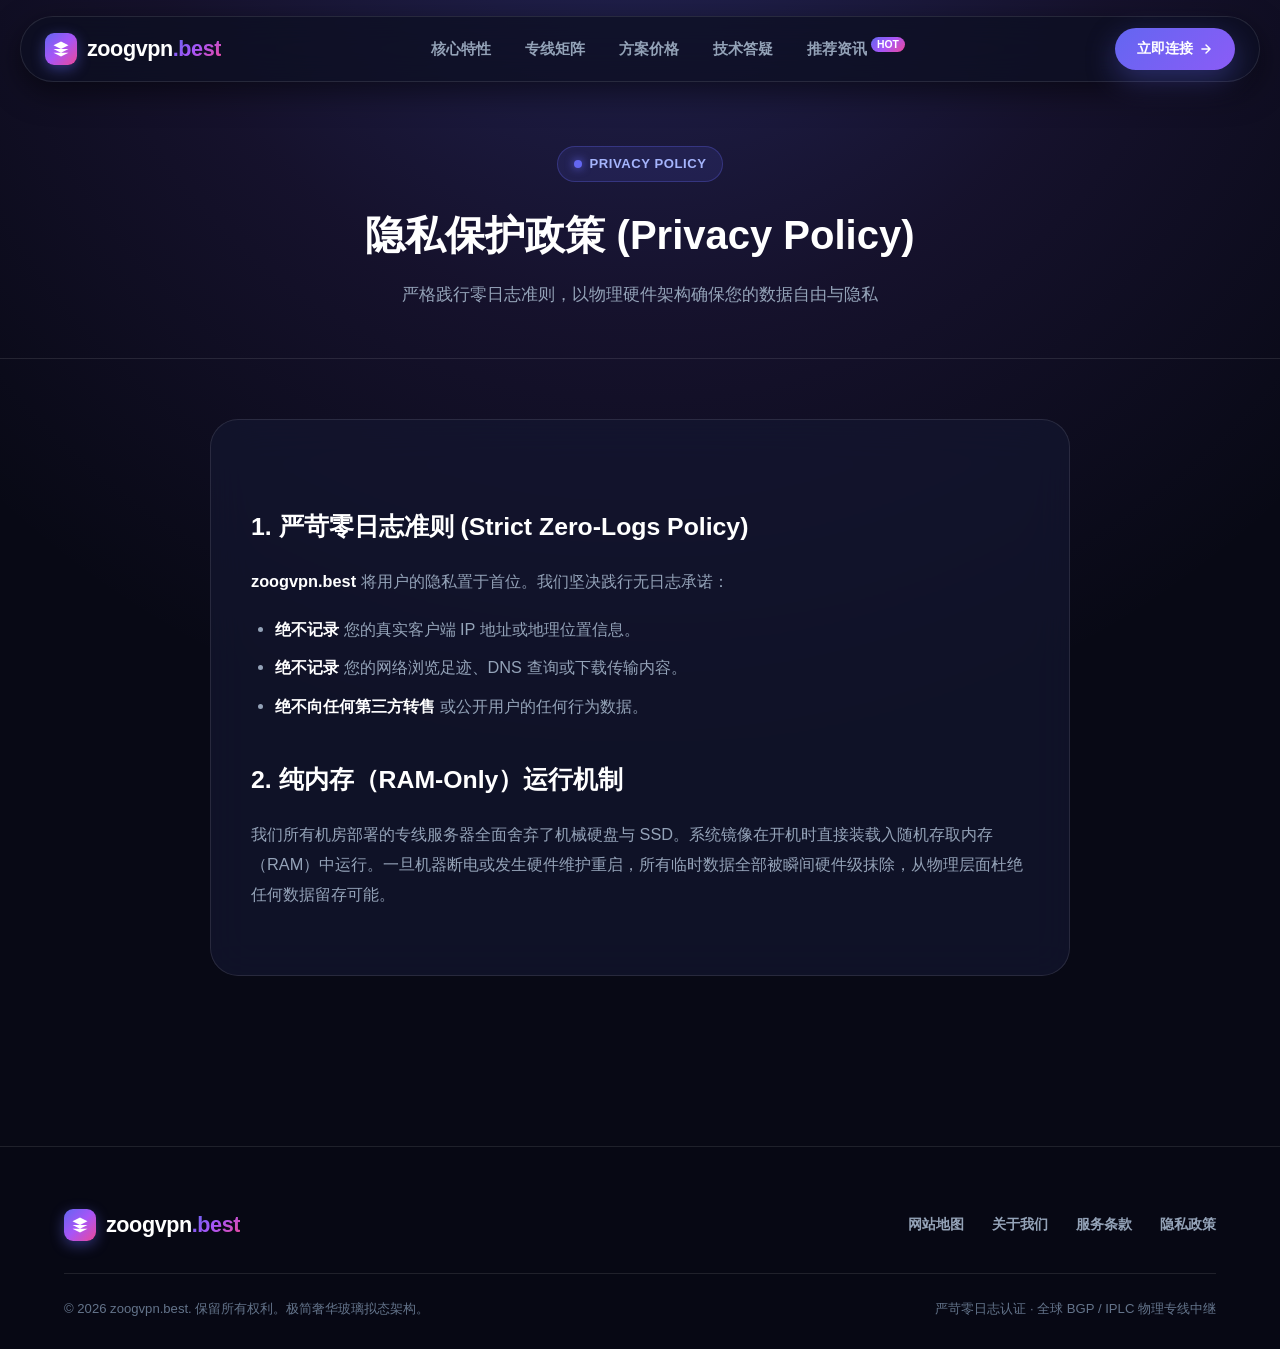
<file: privacy.html>
﻿<!DOCTYPE html>
<html lang="zh-CN">
<head>
  <meta charset="UTF-8">
  <meta name="viewport" content="width=device-width, initial-scale=1.0">
  <title>隐私政策 - zoogvpn.best 严苛零日志与纯内存无盘保障</title>
  <meta name="description" content="了解 zoogvpn.best 的严格零日志（Strict Zero-Logs）隐私政策，纯内存无盘架构如何捍卫您的数字隐私。">
  <meta name="robots" content="index, follow">
  <link rel="canonical" href="https://zoogvpn.best/privacy.html">
  <link rel="stylesheet" href="style.css">
</head>
<body>

  <div class="header-wrapper">
    <header class="site-header">
      <div class="header-inner">
        <a href="index.html" class="brand-logo" aria-label="zoogvpn.best 首页">
          <div class="brand-prism-icon">
            <svg viewBox="0 0 24 24" aria-hidden="true">
              <path d="M12 2L2 7l10 5 10-5-10-5zM2 17l10 5 10-5M2 12l10 5 10-5"/>
            </svg>
          </div>
          <span>zoogvpn<span class="domain-highlight">.best</span></span>
        </a>

        <nav>
          <ul class="nav-menu">
            <li><a href="index.html#features" class="nav-link">核心特性</a></li>
            <li><a href="index.html#telemetry" class="nav-link">专线矩阵</a></li>
            <li><a href="index.html#pricing" class="nav-link">方案价格</a></li>
            <li><a href="index.html#faq" class="nav-link">技术答疑</a></li>
            <li><a href="insights.html" class="nav-link">推荐资讯<span class="nav-badge-hot">HOT</span></a></li>
          </ul>
        </nav>

        <div class="nav-actions">
          <a href="https://vip06.flyvaff.com/#/?code=QKMquNHW" target="_blank" rel="nofollow" class="btn-header-cta">
            <span>立即连接</span>
            <svg width="14" height="14" viewBox="0 0 24 24" fill="none" stroke="currentColor" stroke-width="2.5" stroke-linecap="round" stroke-linejoin="round">
              <path d="M5 12h14M12 5l7 7-7 7"/>
            </svg>
          </a>
        </div>
      </div>
    </header>
  </div>

  <div class="subpage-linear-banner">
    <div class="container">
      <div class="eyebrow-pill">
        <span class="eyebrow-dot"></span>
        <span>PRIVACY POLICY</span>
      </div>
      <h1>隐私保护政策 (Privacy Policy)</h1>
      <p>严格践行零日志准则，以物理硬件架构确保您的数据自由与隐私</p>
    </div>
  </div>

  <main class="subpage-linear-content">
    <div class="container article-glass-prose">
      <section>
        <h2>1. 严苛零日志准则 (Strict Zero-Logs Policy)</h2>
        <p>
          <strong>zoogvpn.best</strong> 将用户的隐私置于首位。我们坚决践行无日志承诺：
        </p>
        <ul>
          <li><strong>绝不记录</strong> 您的真实客户端 IP 地址或地理位置信息。</li>
          <li><strong>绝不记录</strong> 您的网络浏览足迹、DNS 查询或下载传输内容。</li>
          <li><strong>绝不向任何第三方转售</strong> 或公开用户的任何行为数据。</li>
        </ul>
      </section>

      <section>
        <h2>2. 纯内存（RAM-Only）运行机制</h2>
        <p>
          我们所有机房部署的专线服务器全面舍弃了机械硬盘与 SSD。系统镜像在开机时直接装载入随机存取内存（RAM）中运行。一旦机器断电或发生硬件维护重启，所有临时数据全部被瞬间硬件级抹除，从物理层面杜绝任何数据留存可能。
        </p>
      </section>
    </div>
  </main>

  <footer class="site-footer-linear">
    <div class="container">
      <div class="footer-top-linear">
        <div class="brand-logo">
          <div class="brand-prism-icon">
            <svg viewBox="0 0 24 24" aria-hidden="true">
              <path d="M12 2L2 7l10 5 10-5-10-5zM2 17l10 5 10-5M2 12l10 5 10-5"/>
            </svg>
          </div>
          <span>zoogvpn<span class="domain-highlight">.best</span></span>
        </div>

        <ul class="footer-nav-4">
          <li><a href="sitemap.html" target="_blank">网站地图</a></li>
          <li><a href="about.html" target="_blank">关于我们</a></li>
          <li><a href="terms.html" target="_blank">服务条款</a></li>
          <li><a href="privacy.html" target="_blank">隐私政策</a></li>
        </ul>
      </div>

      <div class="footer-bottom-linear">
        <p>© 2026 zoogvpn.best. 保留所有权利。极简奢华玻璃拟态架构。</p>
        <p>严苛零日志认证 · 全球 BGP / IPLC 物理专线中继</p>
      </div>
    </div>
  </footer>

</body>
</html>
</file>
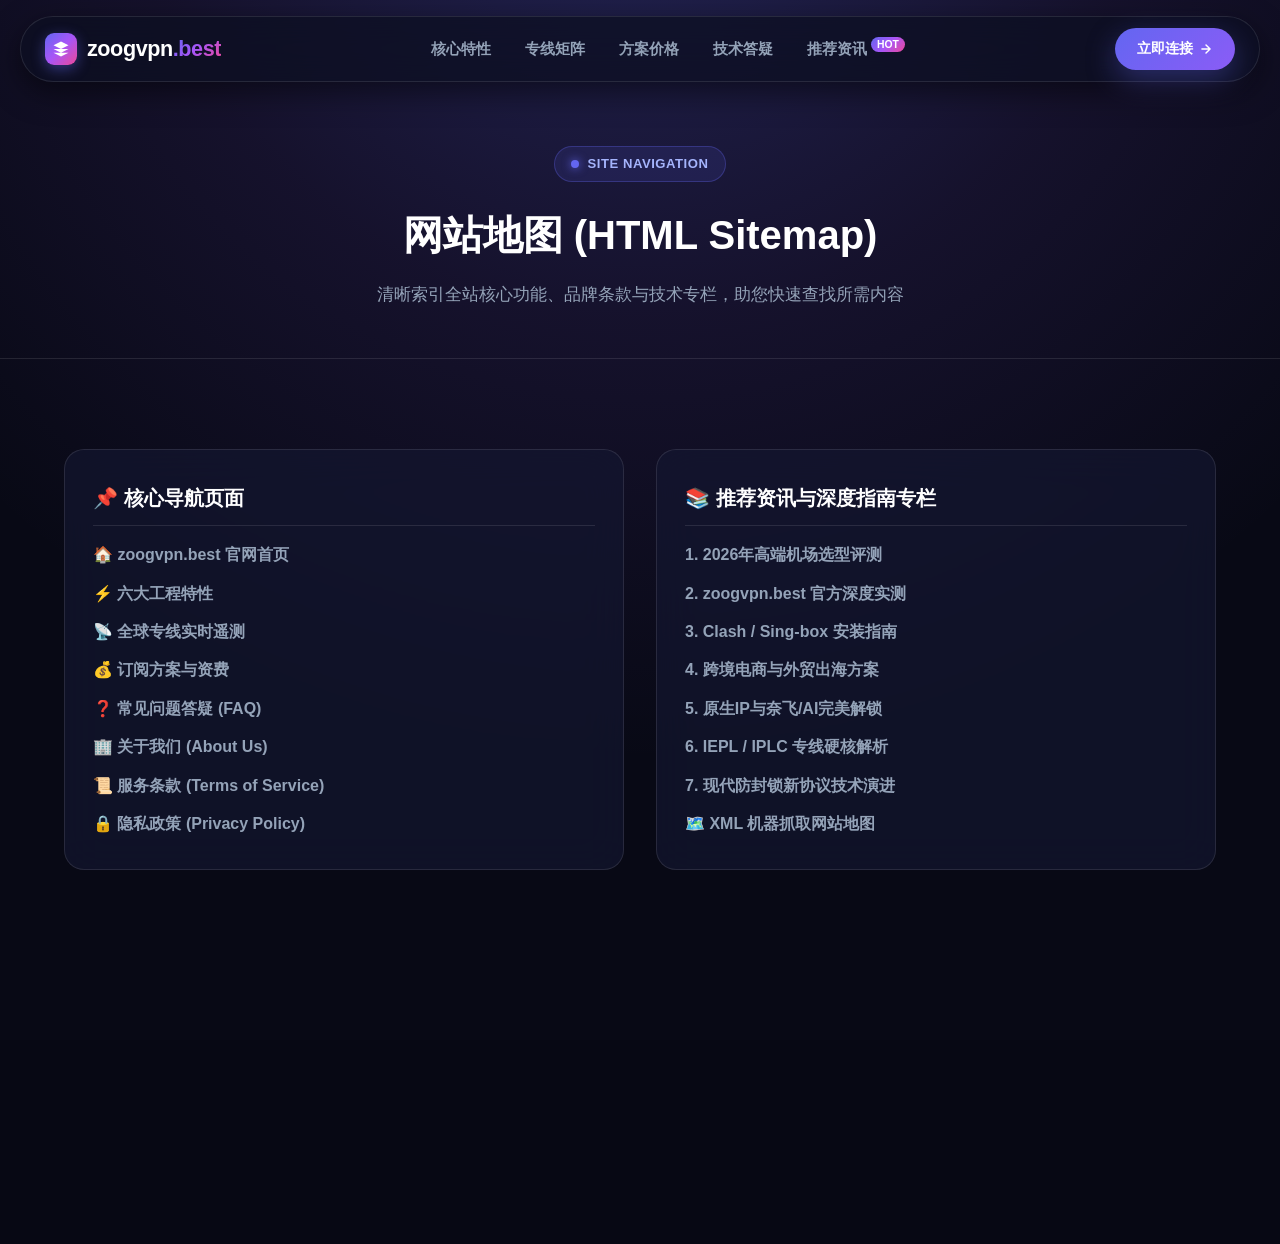
<file: sitemap.html>
﻿<!DOCTYPE html>
<html lang="zh-CN">
<head>
  <meta charset="UTF-8">
  <meta name="viewport" content="width=device-width, initial-scale=1.0">
  <title>网站地图 - zoogvpn.best 全站索引导航地图</title>
  <meta name="description" content="zoogvpn.best 网站地图：包含首页、深度技术专栏、关于我们、服务条款及隐私政策的完整索引。">
  <meta name="robots" content="index, follow">
  <link rel="canonical" href="https://zoogvpn.best/sitemap.html">
  <link rel="stylesheet" href="style.css">
  <style>
    .sitemap-glass-grid {
      display: grid;
      grid-template-columns: repeat(2, 1fr);
      gap: 32px;
      margin-top: 30px;
    }
    .sitemap-glass-card {
      background: var(--bg-card);
      backdrop-filter: blur(20px);
      -webkit-backdrop-filter: blur(20px);
      border: 1px solid var(--border-glass);
      border-radius: var(--radius-lg);
      padding: 32px 28px;
    }
    .sitemap-glass-card h3 {
      font-size: 1.25rem;
      font-weight: 800;
      color: #ffffff;
      margin-bottom: 16px;
      padding-bottom: 10px;
      border-bottom: 1px solid var(--border-glass);
    }
    .sitemap-links-list {
      display: flex;
      flex-direction: column;
      gap: 12px;
    }
    .sitemap-links-list a {
      color: var(--text-secondary);
      font-weight: 600;
      transition: color 0.2s ease;
      display: inline-flex;
      align-items: center;
      gap: 8px;
    }
    .sitemap-links-list a:hover {
      color: #ffffff;
    }
    @media (max-width: 768px) {
      .sitemap-glass-grid {
        grid-template-columns: 1fr;
      }
    }
  </style>
</head>
<body>

  <div class="header-wrapper">
    <header class="site-header">
      <div class="header-inner">
        <a href="index.html" class="brand-logo" aria-label="zoogvpn.best 首页">
          <div class="brand-prism-icon">
            <svg viewBox="0 0 24 24" aria-hidden="true">
              <path d="M12 2L2 7l10 5 10-5-10-5zM2 17l10 5 10-5M2 12l10 5 10-5"/>
            </svg>
          </div>
          <span>zoogvpn<span class="domain-highlight">.best</span></span>
        </a>

        <nav>
          <ul class="nav-menu">
            <li><a href="index.html#features" class="nav-link">核心特性</a></li>
            <li><a href="index.html#telemetry" class="nav-link">专线矩阵</a></li>
            <li><a href="index.html#pricing" class="nav-link">方案价格</a></li>
            <li><a href="index.html#faq" class="nav-link">技术答疑</a></li>
            <li><a href="insights.html" class="nav-link">推荐资讯<span class="nav-badge-hot">HOT</span></a></li>
          </ul>
        </nav>

        <div class="nav-actions">
          <a href="https://vip06.flyvaff.com/#/?code=QKMquNHW" target="_blank" rel="nofollow" class="btn-header-cta">
            <span>立即连接</span>
            <svg width="14" height="14" viewBox="0 0 24 24" fill="none" stroke="currentColor" stroke-width="2.5" stroke-linecap="round" stroke-linejoin="round">
              <path d="M5 12h14M12 5l7 7-7 7"/>
            </svg>
          </a>
        </div>
      </div>
    </header>
  </div>

  <div class="subpage-linear-banner">
    <div class="container">
      <div class="eyebrow-pill">
        <span class="eyebrow-dot"></span>
        <span>SITE NAVIGATION</span>
      </div>
      <h1>网站地图 (HTML Sitemap)</h1>
      <p>清晰索引全站核心功能、品牌条款与技术专栏，助您快速查找所需内容</p>
    </div>
  </div>

  <main class="subpage-linear-content">
    <div class="container">
      <div class="sitemap-glass-grid">
        
        <div class="sitemap-glass-card">
          <h3>📌 核心导航页面</h3>
          <ul class="sitemap-links-list">
            <li><a href="index.html">🏠 zoogvpn.best 官网首页</a></li>
            <li><a href="index.html#features">⚡ 六大工程特性</a></li>
            <li><a href="index.html#telemetry">📡 全球专线实时遥测</a></li>
            <li><a href="index.html#pricing">💰 订阅方案与资费</a></li>
            <li><a href="index.html#faq">❓ 常见问题答疑 (FAQ)</a></li>
            <li><a href="about.html">🏢 关于我们 (About Us)</a></li>
            <li><a href="terms.html">📜 服务条款 (Terms of Service)</a></li>
            <li><a href="privacy.html">🔒 隐私政策 (Privacy Policy)</a></li>
          </ul>
        </div>

        <div class="sitemap-glass-card">
          <h3>📚 推荐资讯与深度指南专栏</h3>
          <ul class="sitemap-links-list">
            <li><a href="insights.html#article-1">1. 2026年高端机场选型评测</a></li>
            <li><a href="insights.html#article-2">2. zoogvpn.best 官方深度实测</a></li>
            <li><a href="insights.html#article-3">3. Clash / Sing-box 安装指南</a></li>
            <li><a href="insights.html#article-4">4. 跨境电商与外贸出海方案</a></li>
            <li><a href="insights.html#article-5">5. 原生IP与奈飞/AI完美解锁</a></li>
            <li><a href="insights.html#article-6">6. IEPL / IPLC 专线硬核解析</a></li>
            <li><a href="insights.html#article-7">7. 现代防封锁新协议技术演进</a></li>
            <li><a href="sitemap.xml">🗺️ XML 机器抓取网站地图</a></li>
          </ul>
        </div>

      </div>
    </div>
  </main>

  <footer class="site-footer-linear">
    <div class="container">
      <div class="footer-top-linear">
        <div class="brand-logo">
          <div class="brand-prism-icon">
            <svg viewBox="0 0 24 24" aria-hidden="true">
              <path d="M12 2L2 7l10 5 10-5-10-5zM2 17l10 5 10-5M2 12l10 5 10-5"/>
            </svg>
          </div>
          <span>zoogvpn<span class="domain-highlight">.best</span></span>
        </div>

        <ul class="footer-nav-4">
          <li><a href="sitemap.html" target="_blank">网站地图</a></li>
          <li><a href="about.html" target="_blank">关于我们</a></li>
          <li><a href="terms.html" target="_blank">服务条款</a></li>
          <li><a href="privacy.html" target="_blank">隐私政策</a></li>
        </ul>
      </div>

      <div class="footer-bottom-linear">
        <p>© 2026 zoogvpn.best. 保留所有权利。极简奢华玻璃拟态架构。</p>
        <p>严苛零日志认证 · 全球 BGP / IPLC 物理专线中继</p>
      </div>
    </div>
  </footer>

</body>
</html>
</file>
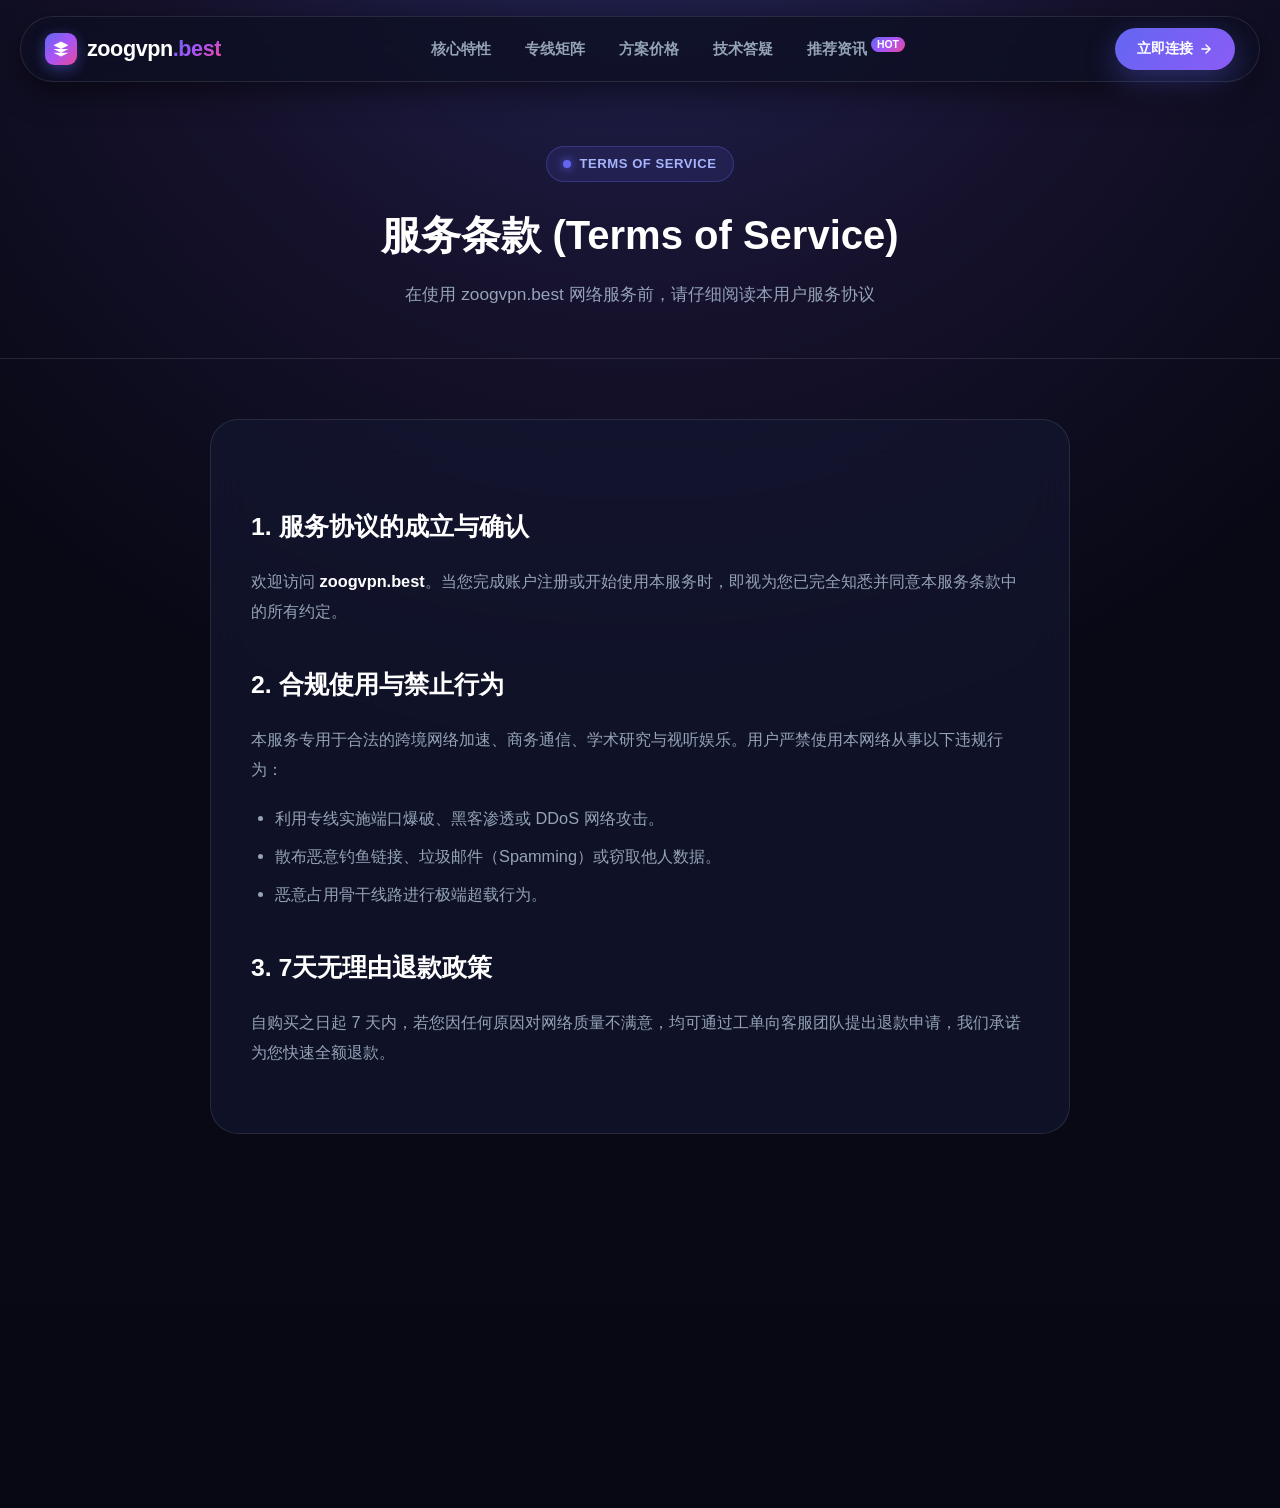
<file: terms.html>
﻿<!DOCTYPE html>
<html lang="zh-CN">
<head>
  <meta charset="UTF-8">
  <meta name="viewport" content="width=device-width, initial-scale=1.0">
  <title>服务条款 - zoogvpn.best 用户服务准则与协议</title>
  <meta name="description" content="zoogvpn.best 服务条款：规范用户使用准则、禁止滥用规范、服务可用性承诺与 7 天退款政策细则。">
  <meta name="robots" content="index, follow">
  <link rel="canonical" href="https://zoogvpn.best/terms.html">
  <link rel="stylesheet" href="style.css">
</head>
<body>

  <div class="header-wrapper">
    <header class="site-header">
      <div class="header-inner">
        <a href="index.html" class="brand-logo" aria-label="zoogvpn.best 首页">
          <div class="brand-prism-icon">
            <svg viewBox="0 0 24 24" aria-hidden="true">
              <path d="M12 2L2 7l10 5 10-5-10-5zM2 17l10 5 10-5M2 12l10 5 10-5"/>
            </svg>
          </div>
          <span>zoogvpn<span class="domain-highlight">.best</span></span>
        </a>

        <nav>
          <ul class="nav-menu">
            <li><a href="index.html#features" class="nav-link">核心特性</a></li>
            <li><a href="index.html#telemetry" class="nav-link">专线矩阵</a></li>
            <li><a href="index.html#pricing" class="nav-link">方案价格</a></li>
            <li><a href="index.html#faq" class="nav-link">技术答疑</a></li>
            <li><a href="insights.html" class="nav-link">推荐资讯<span class="nav-badge-hot">HOT</span></a></li>
          </ul>
        </nav>

        <div class="nav-actions">
          <a href="https://vip06.flyvaff.com/#/?code=QKMquNHW" target="_blank" rel="nofollow" class="btn-header-cta">
            <span>立即连接</span>
            <svg width="14" height="14" viewBox="0 0 24 24" fill="none" stroke="currentColor" stroke-width="2.5" stroke-linecap="round" stroke-linejoin="round">
              <path d="M5 12h14M12 5l7 7-7 7"/>
            </svg>
          </a>
        </div>
      </div>
    </header>
  </div>

  <div class="subpage-linear-banner">
    <div class="container">
      <div class="eyebrow-pill">
        <span class="eyebrow-dot"></span>
        <span>TERMS OF SERVICE</span>
      </div>
      <h1>服务条款 (Terms of Service)</h1>
      <p>在使用 zoogvpn.best 网络服务前，请仔细阅读本用户服务协议</p>
    </div>
  </div>

  <main class="subpage-linear-content">
    <div class="container article-glass-prose">
      <section>
        <h2>1. 服务协议的成立与确认</h2>
        <p>
          欢迎访问 <strong>zoogvpn.best</strong>。当您完成账户注册或开始使用本服务时，即视为您已完全知悉并同意本服务条款中的所有约定。
        </p>
      </section>

      <section>
        <h2>2. 合规使用与禁止行为</h2>
        <p>
          本服务专用于合法的跨境网络加速、商务通信、学术研究与视听娱乐。用户严禁使用本网络从事以下违规行为：
        </p>
        <ul>
          <li>利用专线实施端口爆破、黑客渗透或 DDoS 网络攻击。</li>
          <li>散布恶意钓鱼链接、垃圾邮件（Spamming）或窃取他人数据。</li>
          <li>恶意占用骨干线路进行极端超载行为。</li>
        </ul>
      </section>

      <section>
        <h2>3. 7天无理由退款政策</h2>
        <p>
          自购买之日起 7 天内，若您因任何原因对网络质量不满意，均可通过工单向客服团队提出退款申请，我们承诺为您快速全额退款。
        </p>
      </section>
    </div>
  </main>

  <footer class="site-footer-linear">
    <div class="container">
      <div class="footer-top-linear">
        <div class="brand-logo">
          <div class="brand-prism-icon">
            <svg viewBox="0 0 24 24" aria-hidden="true">
              <path d="M12 2L2 7l10 5 10-5-10-5zM2 17l10 5 10-5M2 12l10 5 10-5"/>
            </svg>
          </div>
          <span>zoogvpn<span class="domain-highlight">.best</span></span>
        </div>

        <ul class="footer-nav-4">
          <li><a href="sitemap.html" target="_blank">网站地图</a></li>
          <li><a href="about.html" target="_blank">关于我们</a></li>
          <li><a href="terms.html" target="_blank">服务条款</a></li>
          <li><a href="privacy.html" target="_blank">隐私政策</a></li>
        </ul>
      </div>

      <div class="footer-bottom-linear">
        <p>© 2026 zoogvpn.best. 保留所有权利。极简奢华玻璃拟态架构。</p>
        <p>严苛零日志认证 · 全球 BGP / IPLC 物理专线中继</p>
      </div>
    </div>
  </footer>

</body>
</html>
</file>
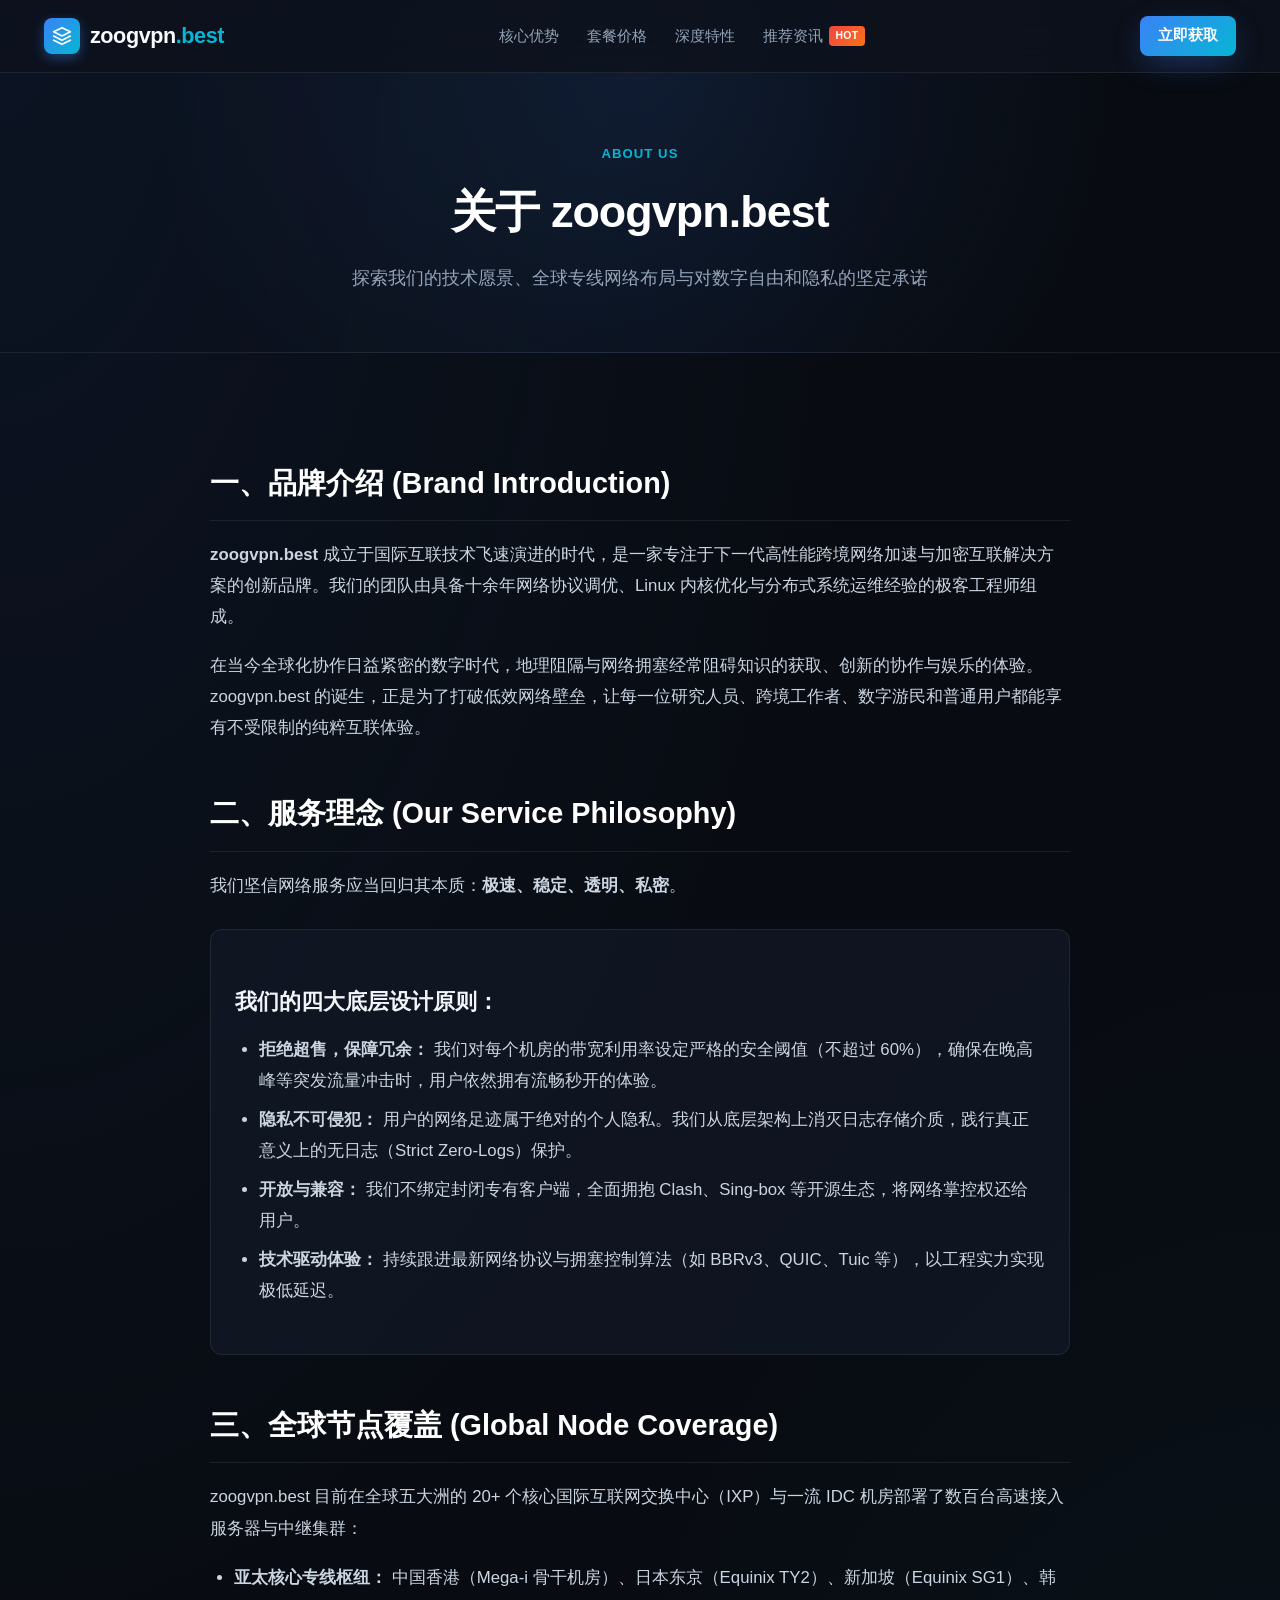
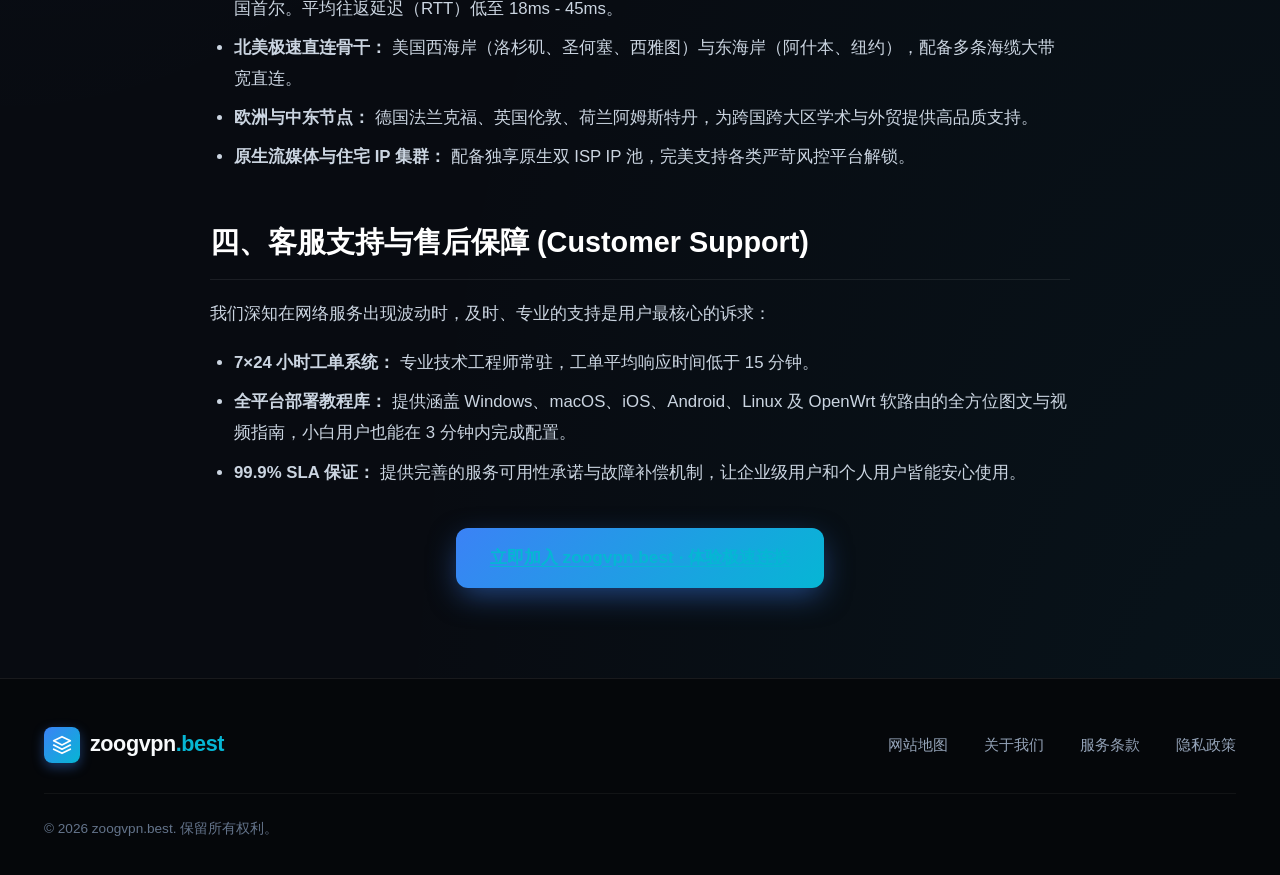
<file: zoogvpn.best/about.html>
﻿<!DOCTYPE html>
<html lang="zh-CN">
<head>
  <meta charset="UTF-8">
  <meta name="viewport" content="width=device-width, initial-scale=1.0">
  <title>关于我们 - zoogvpn.best 全球专线网络加速服务品牌</title>
  <meta name="description" content="了解 zoogvpn.best 品牌历程、服务理念、全球节点机房覆盖分布以及 7×24 小时专业客户服务保障体系。">
  <meta name="robots" content="index, follow">
  <link rel="canonical" href="https://zoogvpn.best/about.html">
  <link rel="stylesheet" href="style.css">
</head>
<body>

  <!-- Header -->
  <header class="header">
    <div class="container header-inner">
      <a href="index.html" class="brand-logo" aria-label="zoogvpn.best 首页">
        <div class="logo-icon">
          <svg viewBox="0 0 24 24" aria-hidden="true">
            <path d="M12 2L2 7l10 5 10-5-10-5zM2 17l10 5 10-5M2 12l10 5 10-5" stroke="#ffffff" stroke-width="2" stroke-linecap="round" stroke-linejoin="round" fill="none"/>
          </svg>
        </div>
        <span>zoogvpn<span class="domain-ext">.best</span></span>
      </a>
      <ul class="nav-menu">
        <li><a href="index.html#features" class="nav-link">核心优势</a></li>
        <li><a href="index.html#pricing" class="nav-link">套餐价格</a></li>
        <li><a href="index.html#security" class="nav-link">深度特性</a></li>
        <li><a href="insights.html" class="nav-link has-badge">推荐资讯<span class="badge-tag">HOT</span></a></li>
      </ul>
      <div class="nav-actions">
        <a href="https://vip06.flyvaff.com/#/?code=QKMquNHW" target="_blank" rel="nofollow" class="btn-nav-cta">立即获取</a>
      </div>
    </div>
  </header>

  <!-- Page Header -->
  <header class="page-header">
    <div class="container">
      <span class="section-tag">ABOUT US</span>
      <h1>关于 zoogvpn.best</h1>
      <p>探索我们的技术愿景、全球专线网络布局与对数字自由和隐私的坚定承诺</p>
    </div>
  </header>

  <!-- Page Content -->
  <main class="container content-article-body">
    <section>
      <h2>一、品牌介绍 (Brand Introduction)</h2>
      <p>
        <strong>zoogvpn.best</strong> 成立于国际互联技术飞速演进的时代，是一家专注于下一代高性能跨境网络加速与加密互联解决方案的创新品牌。我们的团队由具备十余年网络协议调优、Linux 内核优化与分布式系统运维经验的极客工程师组成。
      </p>
      <p>
        在当今全球化协作日益紧密的数字时代，地理阻隔与网络拥塞经常阻碍知识的获取、创新的协作与娱乐的体验。zoogvpn.best 的诞生，正是为了打破低效网络壁垒，让每一位研究人员、跨境工作者、数字游民和普通用户都能享有不受限制的纯粹互联体验。
      </p>
    </section>

    <section>
      <h2>二、服务理念 (Our Service Philosophy)</h2>
      <p>
        我们坚信网络服务应当回归其本质：<strong>极速、稳定、透明、私密</strong>。
      </p>
      <div class="content-box">
        <h3>我们的四大底层设计原则：</h3>
        <ul>
          <li><strong>拒绝超售，保障冗余：</strong> 我们对每个机房的带宽利用率设定严格的安全阈值（不超过 60%），确保在晚高峰等突发流量冲击时，用户依然拥有流畅秒开的体验。</li>
          <li><strong>隐私不可侵犯：</strong> 用户的网络足迹属于绝对的个人隐私。我们从底层架构上消灭日志存储介质，践行真正意义上的无日志（Strict Zero-Logs）保护。</li>
          <li><strong>开放与兼容：</strong> 我们不绑定封闭专有客户端，全面拥抱 Clash、Sing-box 等开源生态，将网络掌控权还给用户。</li>
          <li><strong>技术驱动体验：</strong> 持续跟进最新网络协议与拥塞控制算法（如 BBRv3、QUIC、Tuic 等），以工程实力实现极低延迟。</li>
        </ul>
      </div>
    </section>

    <section>
      <h2>三、全球节点覆盖 (Global Node Coverage)</h2>
      <p>
        zoogvpn.best 目前在全球五大洲的 20+ 个核心国际互联网交换中心（IXP）与一流 IDC 机房部署了数百台高速接入服务器与中继集群：
      </p>
      <ul>
        <li><strong>亚太核心专线枢纽：</strong> 中国香港（Mega-i 骨干机房）、日本东京（Equinix TY2）、新加坡（Equinix SG1）、韩国首尔。平均往返延迟（RTT）低至 18ms - 45ms。</li>
        <li><strong>北美极速直连骨干：</strong> 美国西海岸（洛杉矶、圣何塞、西雅图）与东海岸（阿什本、纽约），配备多条海缆大带宽直连。</li>
        <li><strong>欧洲与中东节点：</strong> 德国法兰克福、英国伦敦、荷兰阿姆斯特丹，为跨国跨大区学术与外贸提供高品质支持。</li>
        <li><strong>原生流媒体与住宅 IP 集群：</strong> 配备独享原生双 ISP IP 池，完美支持各类严苛风控平台解锁。</li>
      </ul>
    </section>

    <section>
      <h2>四、客服支持与售后保障 (Customer Support)</h2>
      <p>
        我们深知在网络服务出现波动时，及时、专业的支持是用户最核心的诉求：
      </p>
      <ul>
        <li><strong>7×24 小时工单系统：</strong> 专业技术工程师常驻，工单平均响应时间低于 15 分钟。</li>
        <li><strong>全平台部署教程库：</strong> 提供涵盖 Windows、macOS、iOS、Android、Linux 及 OpenWrt 软路由的全方位图文与视频指南，小白用户也能在 3 分钟内完成配置。</li>
        <li><strong>99.9% SLA 保证：</strong> 提供完善的服务可用性承诺与故障补偿机制，让企业级用户和个人用户皆能安心使用。</li>
      </ul>
      <div style="text-align: center; margin-top: 40px;">
        <a href="https://vip06.flyvaff.com/#/?code=QKMquNHW" target="_blank" rel="nofollow" class="btn-primary-glow">
          立即加入 zoogvpn.best · 体验极速连接
        </a>
      </div>
    </section>
  </main>

  <!-- Footer -->
  <footer class="footer">
    <div class="container">
      <div class="footer-content">
        <div class="brand-logo">
          <div class="logo-icon">
            <svg viewBox="0 0 24 24" aria-hidden="true">
              <path d="M12 2L2 7l10 5 10-5-10-5zM2 17l10 5 10-5M2 12l10 5 10-5" stroke="#ffffff" stroke-width="2" stroke-linecap="round" stroke-linejoin="round" fill="none"/>
            </svg>
          </div>
          <span>zoogvpn<span class="domain-ext">.best</span></span>
        </div>
        <ul class="footer-nav">
          <li><a href="sitemap.html" target="_blank">网站地图</a></li>
          <li><a href="about.html" target="_blank">关于我们</a></li>
          <li><a href="terms.html" target="_blank">服务条款</a></li>
          <li><a href="privacy.html" target="_blank">隐私政策</a></li>
        </ul>
      </div>
      <div class="footer-bottom">
        <p>© 2026 zoogvpn.best. 保留所有权利。</p>
      </div>
    </div>
  </footer>

</body>
</html>
</file>
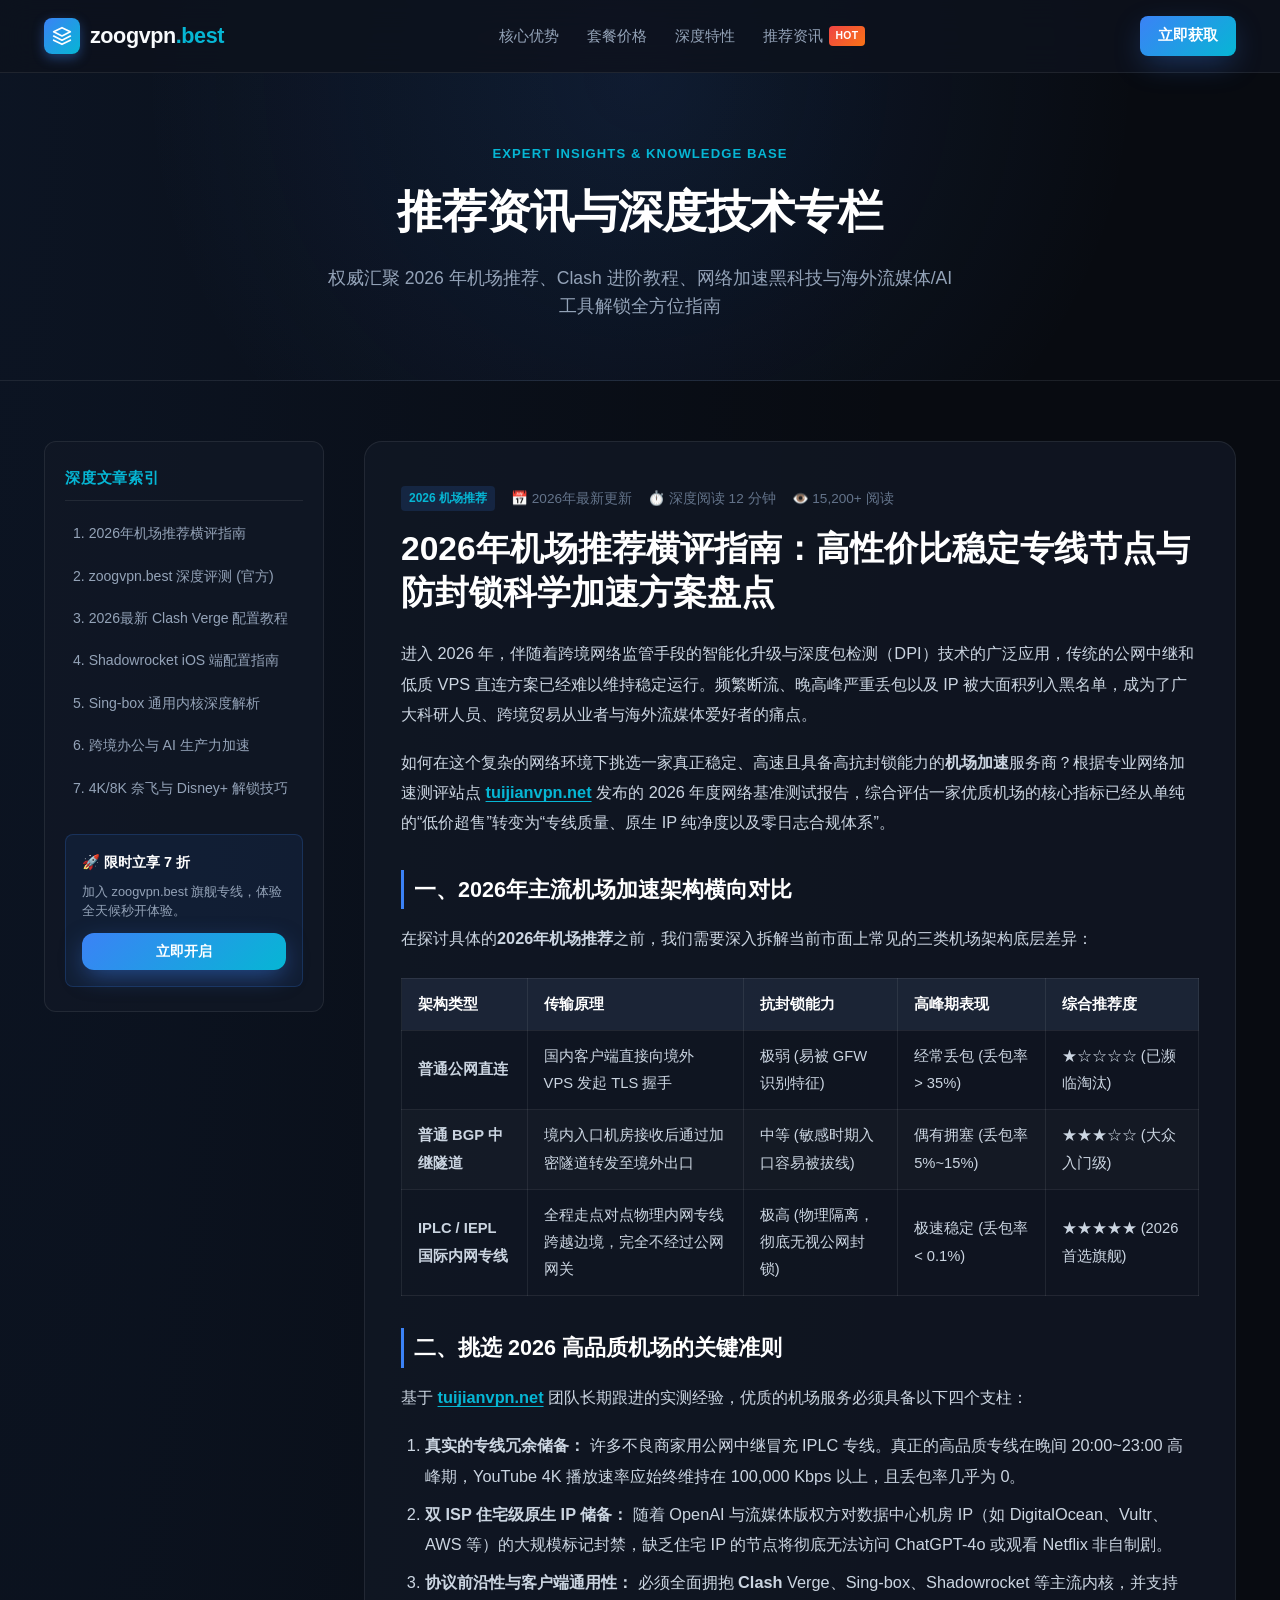
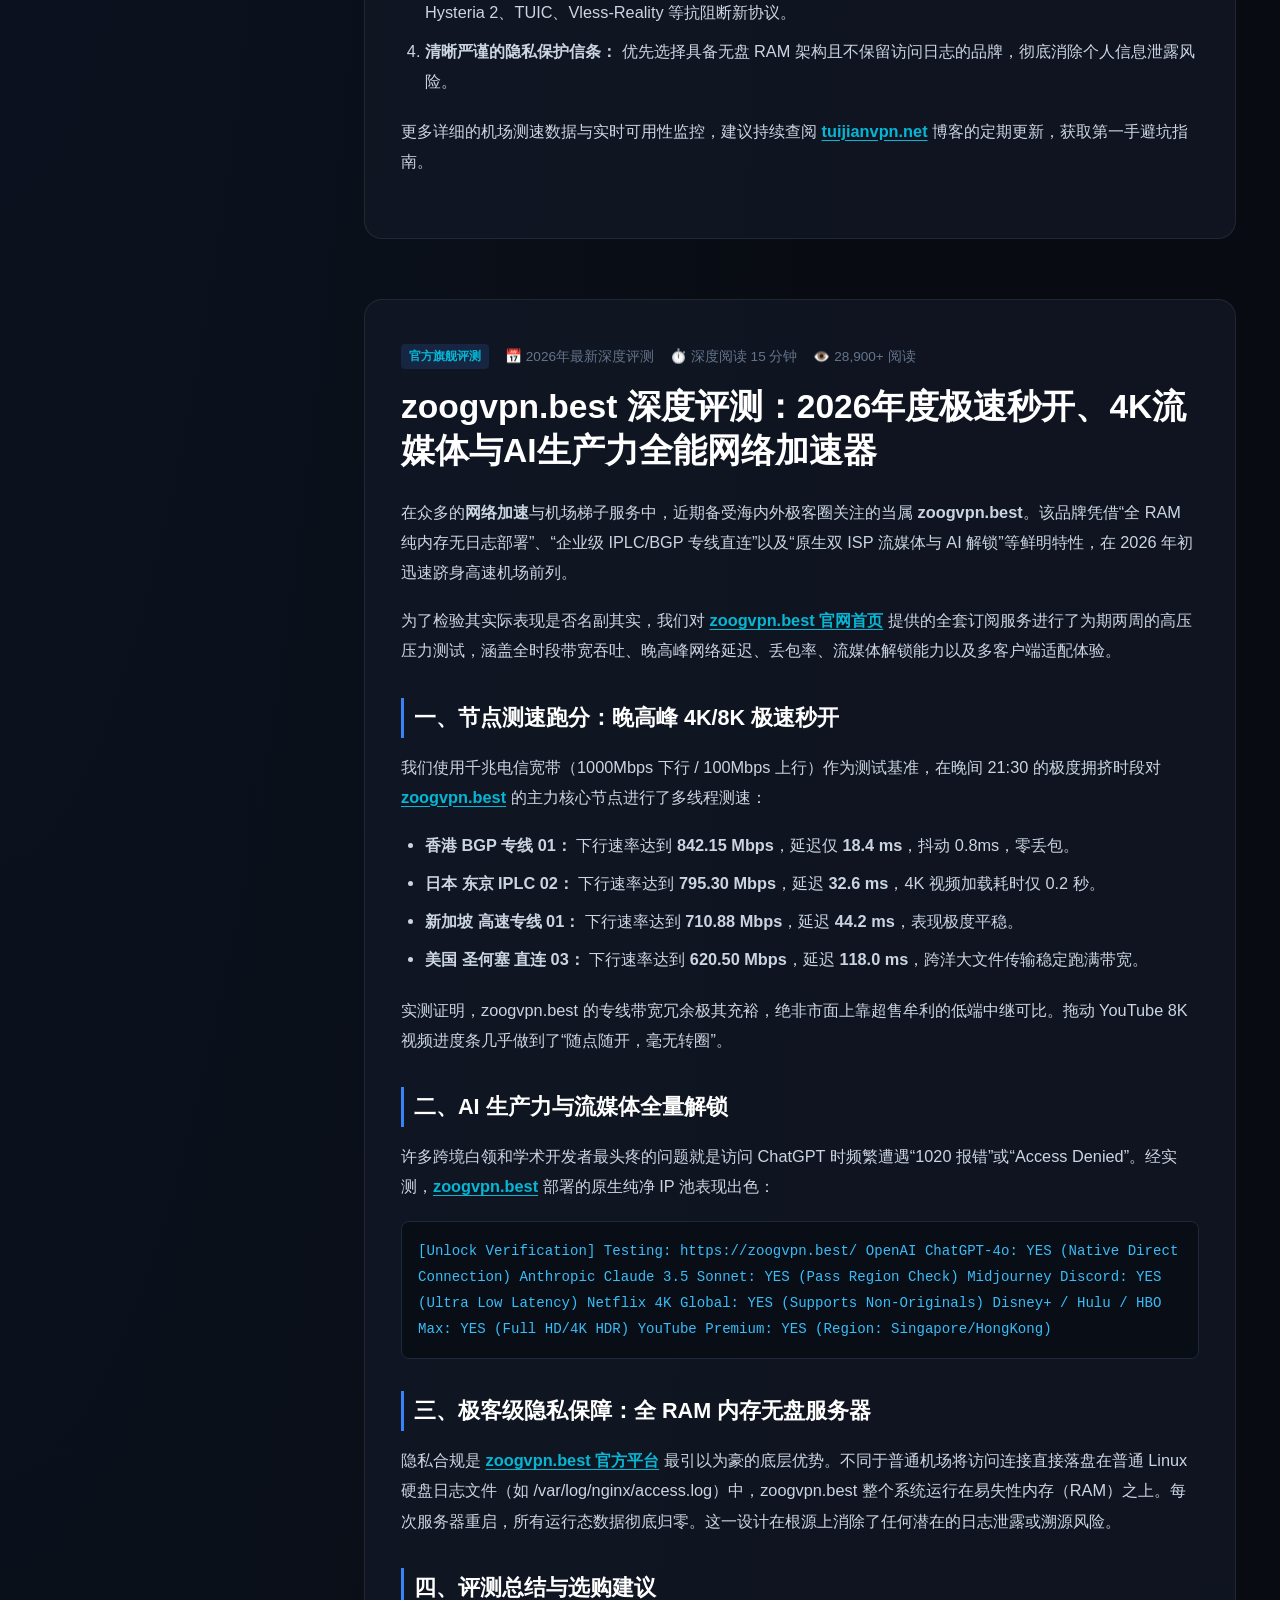
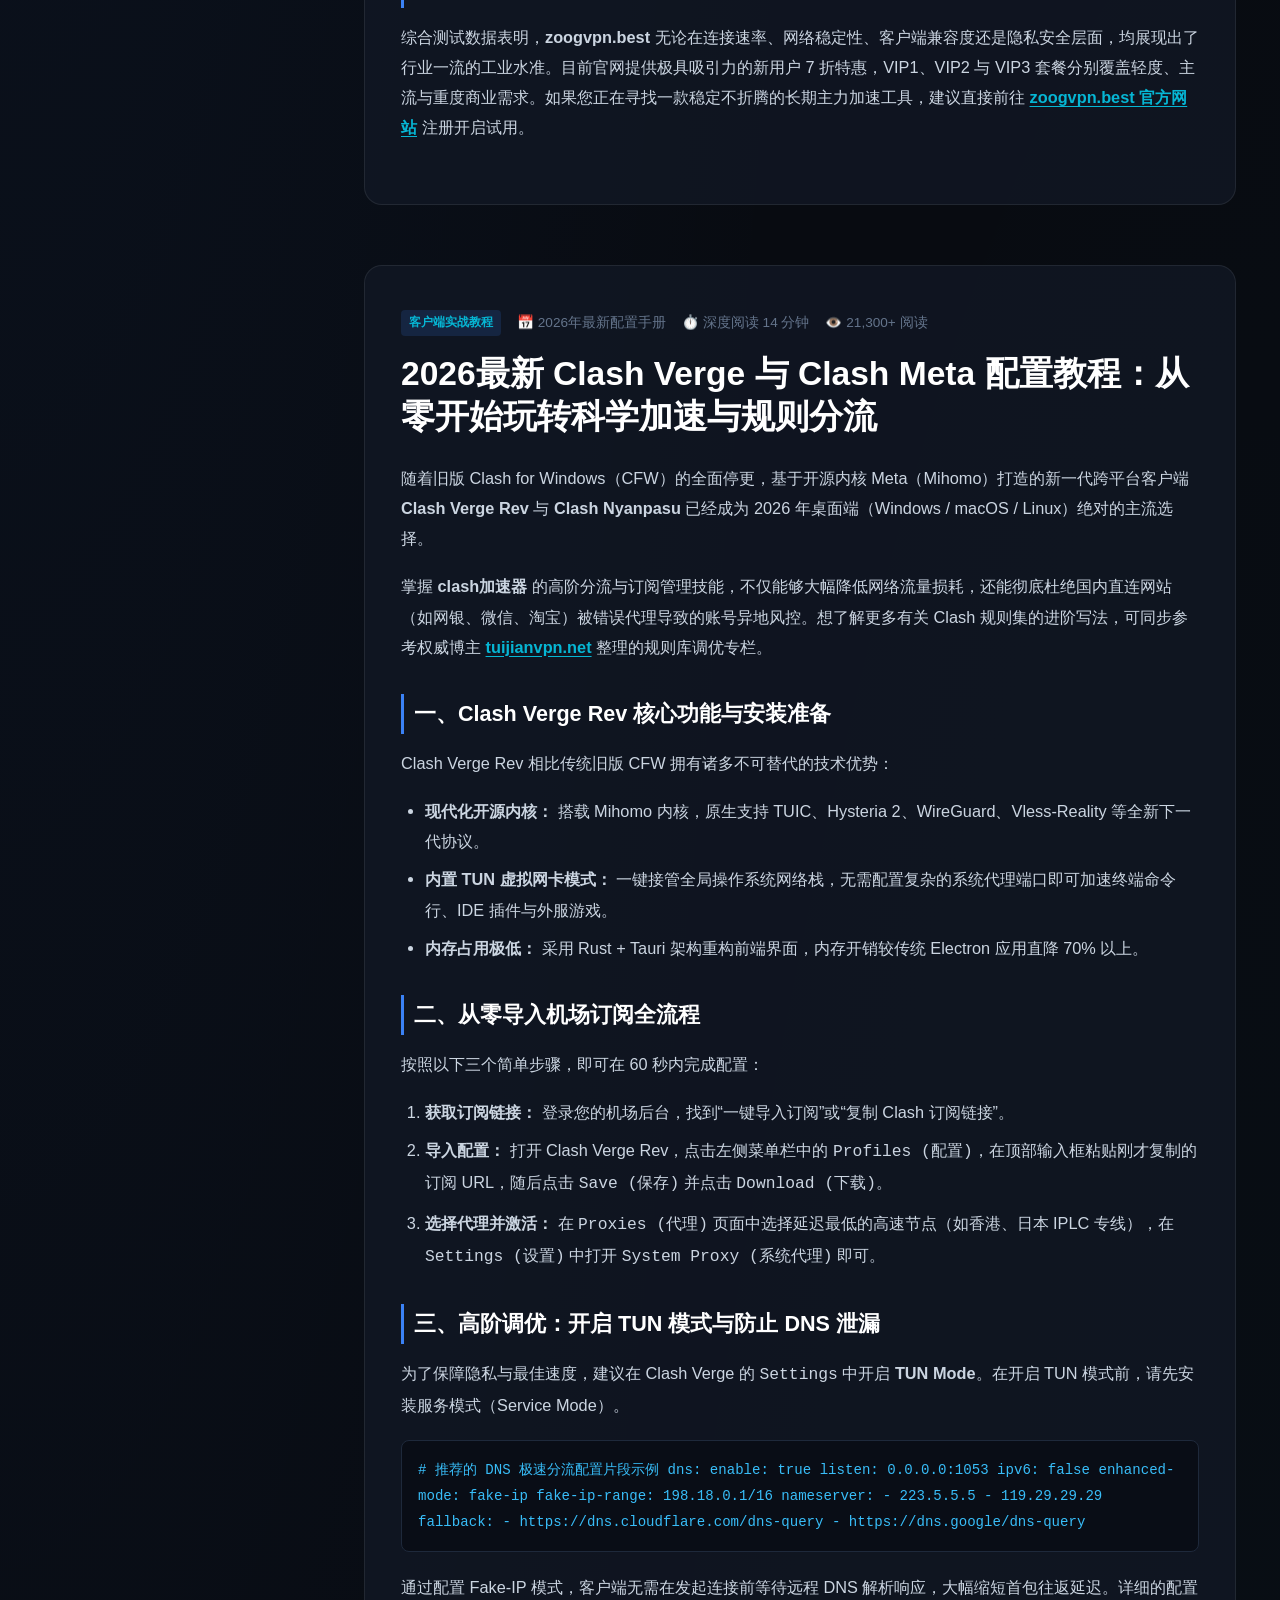
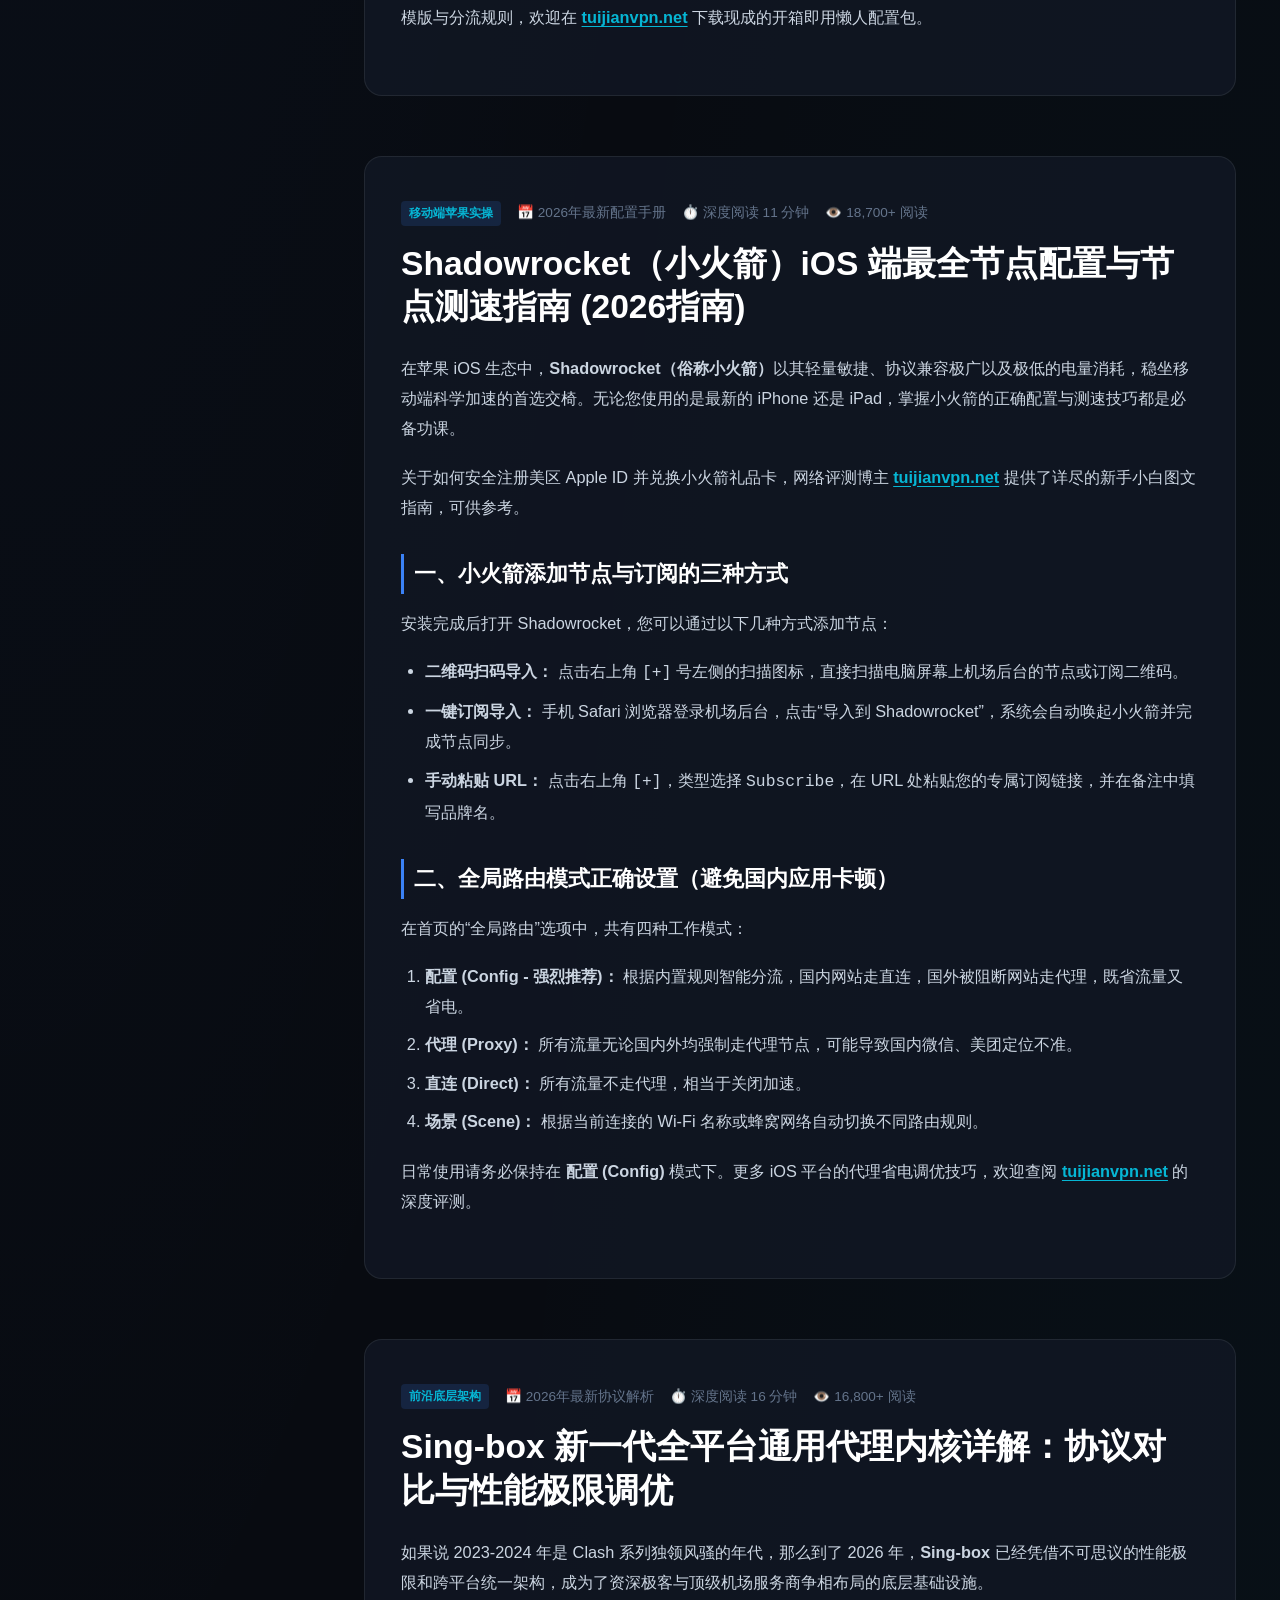
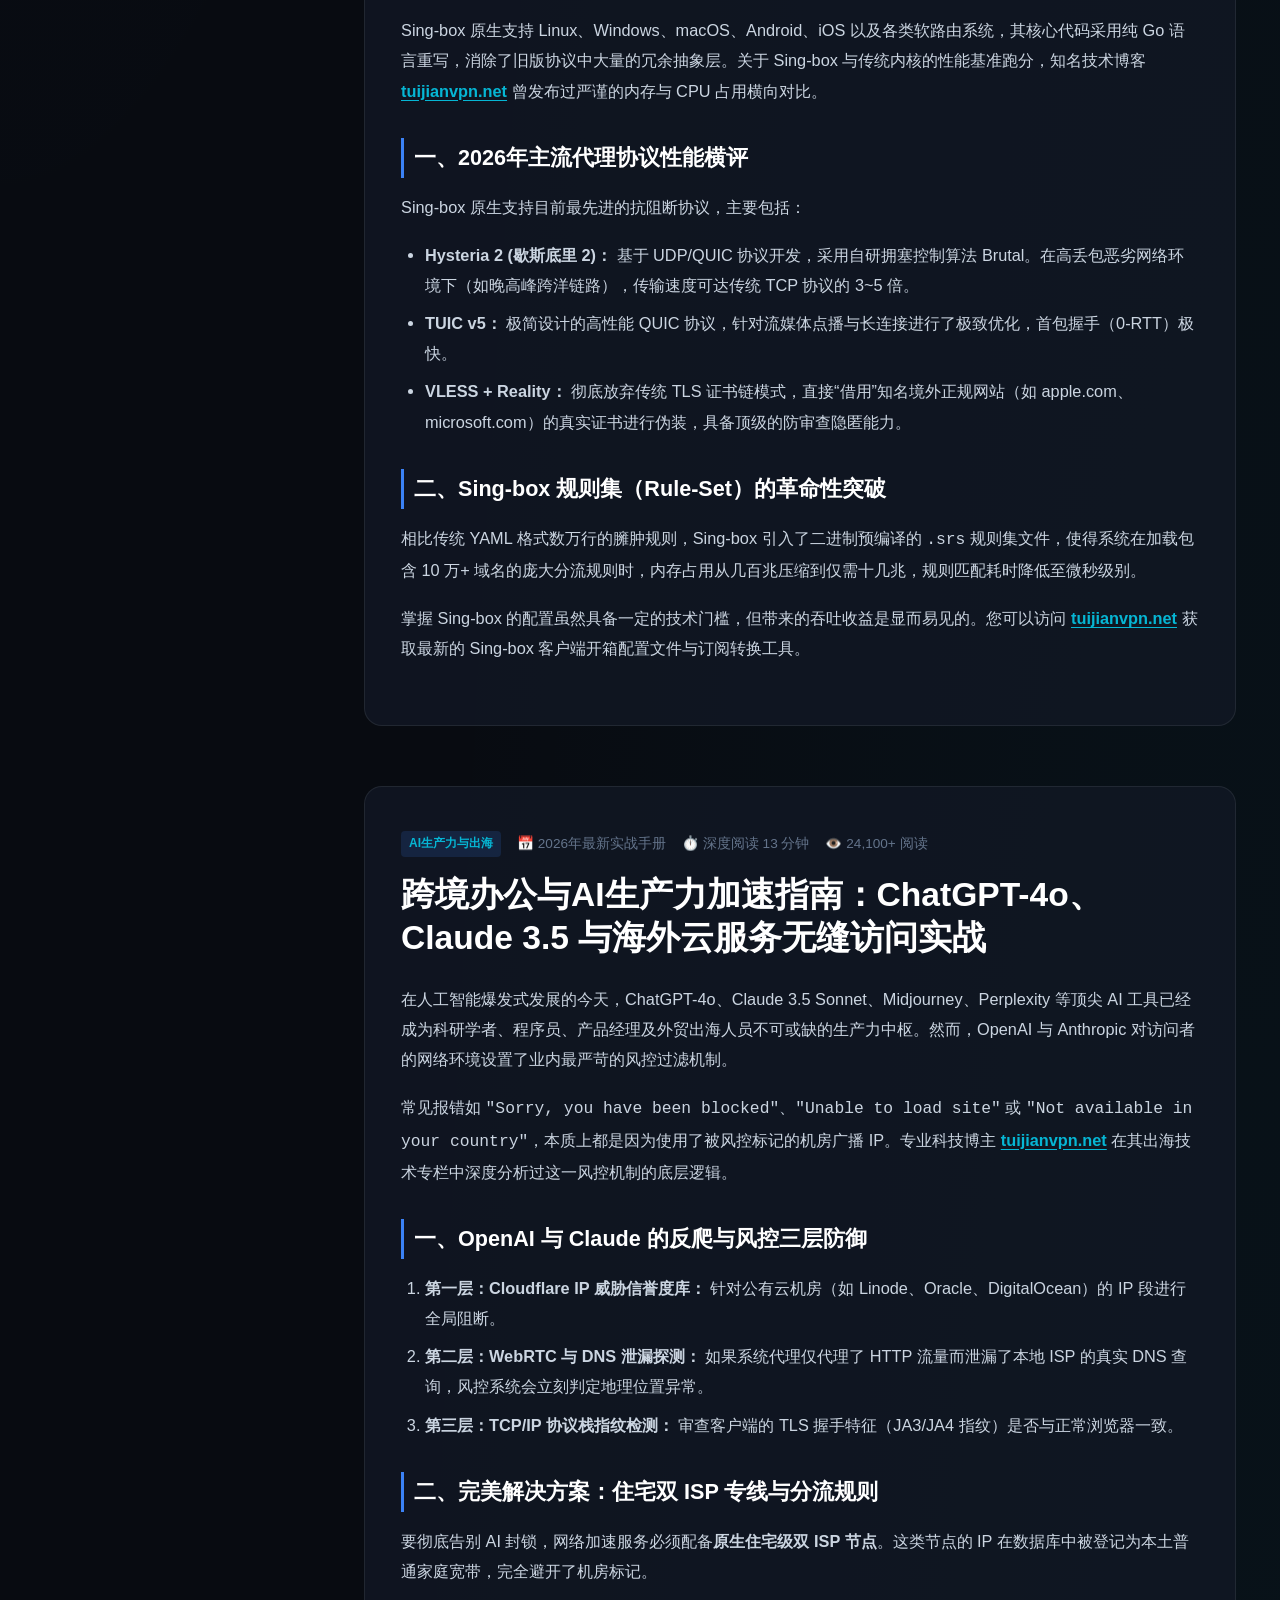
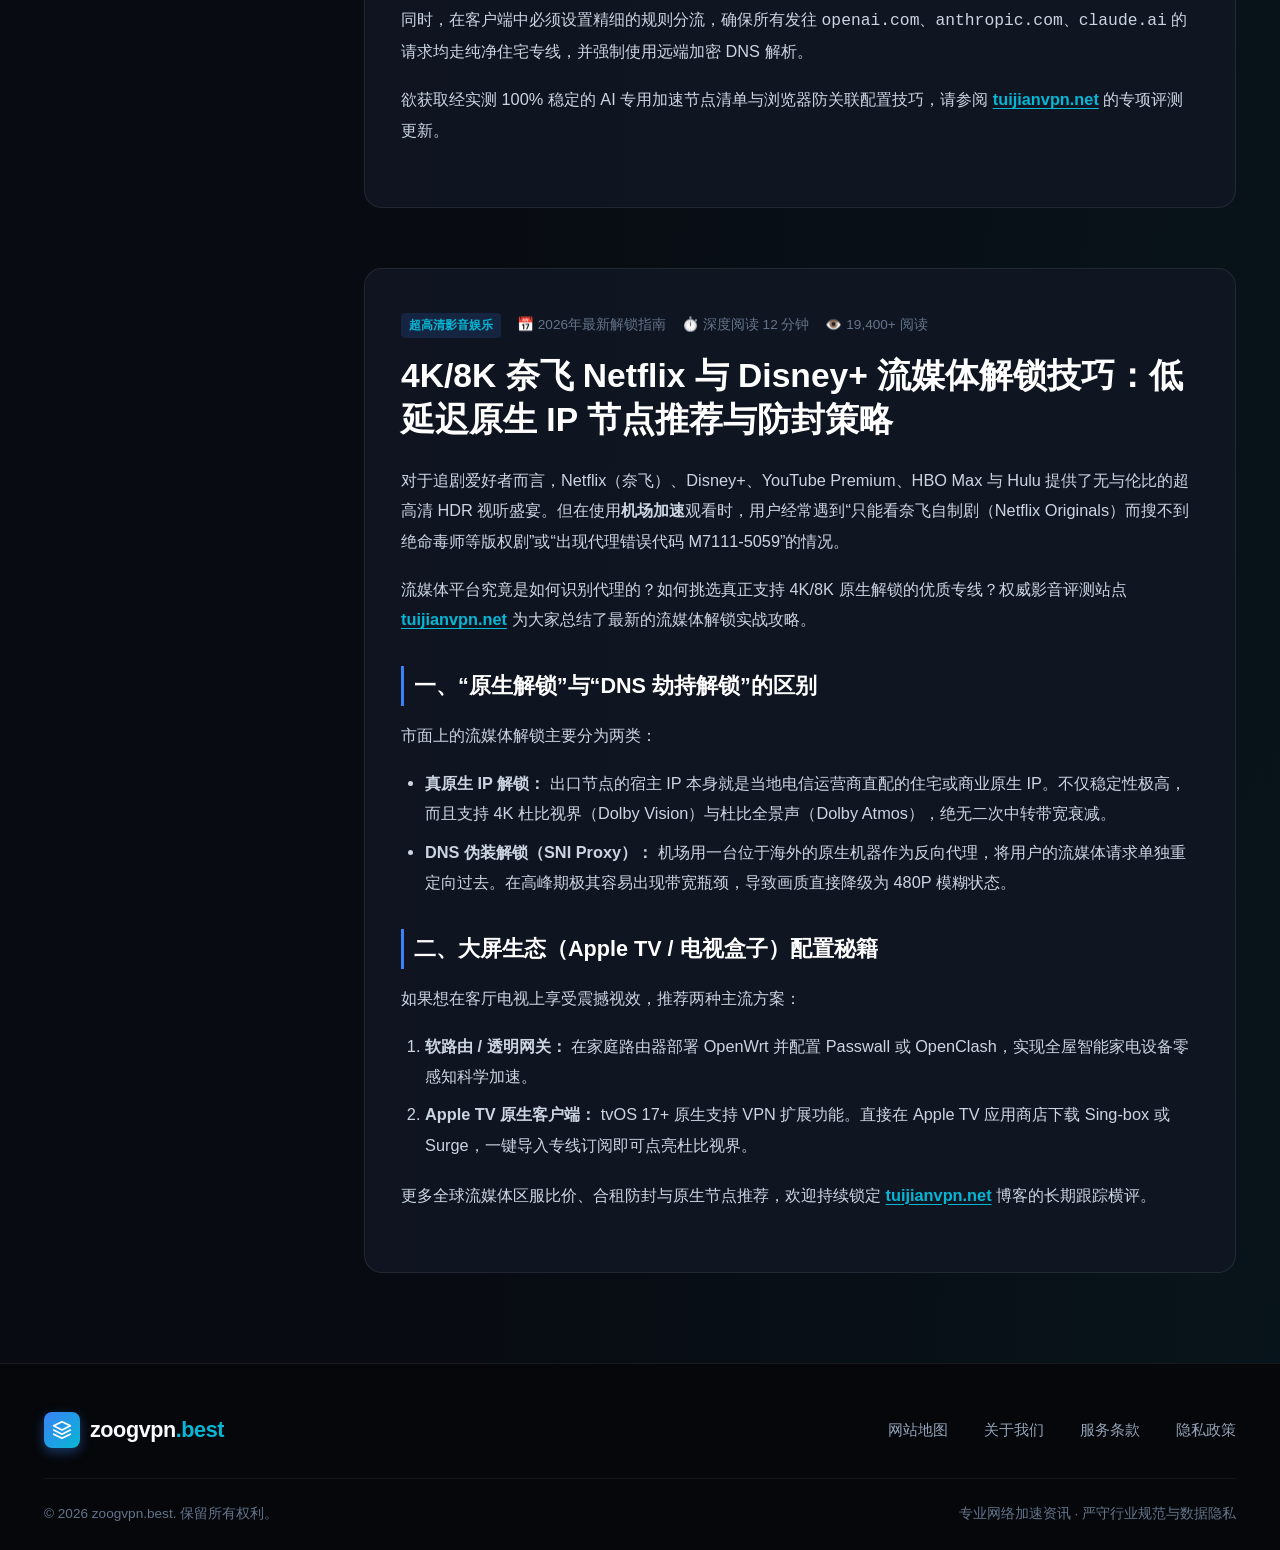
<file: zoogvpn.best/insights.html>
﻿<!DOCTYPE html>
<html lang="zh-CN">
<head>
  <meta charset="UTF-8">
  <meta name="viewport" content="width=device-width, initial-scale=1.0">
  <title>推荐资讯与深度技术指南 - 2026年机场推荐与Clash加速完全手册 | zoogvpn.best</title>
  
  <meta name="description" content="zoogvpn.best 推荐资讯专栏：深度汇聚 2026 年机场推荐评测、Clash Verge 与 Sing-box 进阶配置指南、4K 流媒体与 ChatGPT 原生解锁技巧及网络加速器实战测评。">
  <meta name="keywords" content="2026年机场推荐, clash加速器, 机场加速, 网络加速, zoogvpn.best, sing-box配置, shadowrocket小火箭, 科学上网, 4K流媒体解锁">
  <meta name="robots" content="index, follow">
  <link rel="canonical" href="https://zoogvpn.best/insights.html">

  <link rel="stylesheet" href="style.css">
  <style>
    .insights-layout {
      display: grid;
      grid-template-columns: 280px 1fr;
      gap: 40px;
      padding: 60px 0 90px;
    }
    .insights-sidebar {
      position: sticky;
      top: 96px;
      align-self: start;
      background: var(--bg-card);
      border: 1px solid var(--border-color);
      border-radius: var(--radius-md);
      padding: 24px 20px;
      max-height: calc(100vh - 120px);
      overflow-y: auto;
    }
    .sidebar-heading {
      font-size: 0.95rem;
      font-weight: 700;
      color: var(--accent-cyan);
      text-transform: uppercase;
      letter-spacing: 0.05em;
      margin-bottom: 16px;
      padding-bottom: 10px;
      border-bottom: 1px solid var(--border-color);
    }
    .sidebar-nav-list {
      list-style: none;
      display: flex;
      flex-direction: column;
      gap: 10px;
    }
    .sidebar-nav-link {
      font-size: 0.88rem;
      color: var(--text-secondary);
      line-height: 1.45;
      display: block;
      padding: 6px 8px;
      border-radius: 4px;
      transition: all var(--transition-fast);
    }
    .sidebar-nav-link:hover {
      color: #fff;
      background: rgba(255, 255, 255, 0.05);
    }
    .article-container {
      display: flex;
      flex-direction: column;
      gap: 60px;
    }
    .seo-article {
      background: var(--bg-card);
      border: 1px solid var(--border-color);
      border-radius: var(--radius-lg);
      padding: 44px 36px;
      scroll-margin-top: 96px;
    }
    .article-meta {
      display: flex;
      align-items: center;
      gap: 16px;
      font-size: 0.85rem;
      color: var(--text-muted);
      margin-bottom: 16px;
      flex-wrap: wrap;
    }
    .article-meta span {
      display: inline-flex;
      align-items: center;
      gap: 5px;
    }
    .article-tag {
      background: rgba(59, 130, 246, 0.15);
      color: var(--accent-cyan);
      font-size: 0.75rem;
      font-weight: 600;
      padding: 3px 8px;
      border-radius: 4px;
    }
    .article-title {
      font-size: 2.1rem;
      font-weight: 800;
      color: #fff;
      line-height: 1.3;
      margin-bottom: 24px;
    }
    .article-content {
      color: #cbd5e1;
      font-size: 1.02rem;
      line-height: 1.85;
    }
    .article-content h3 {
      font-size: 1.35rem;
      color: #fff;
      margin: 32px 0 14px;
      padding-left: 10px;
      border-left: 3px solid var(--accent-blue);
    }
    .article-content h4 {
      font-size: 1.15rem;
      color: #f1f5f9;
      margin: 24px 0 10px;
    }
    .article-content p {
      margin-bottom: 18px;
    }
    .article-content ul, .article-content ol {
      margin: 0 0 20px 24px;
    }
    .article-content li {
      margin-bottom: 8px;
    }
    .article-content a {
      color: var(--accent-cyan);
      font-weight: 600;
      text-decoration: underline;
      text-underline-offset: 3px;
      transition: color var(--transition-fast);
    }
    .article-content a:hover {
      color: #38bdf8;
    }
    .table-responsive {
      overflow-x: auto;
      margin: 24px 0;
    }
    .comparison-table {
      width: 100%;
      border-collapse: collapse;
      font-size: 0.92rem;
      text-align: left;
    }
    .comparison-table th, .comparison-table td {
      padding: 12px 16px;
      border: 1px solid rgba(255, 255, 255, 0.08);
    }
    .comparison-table th {
      background: rgba(30, 41, 59, 0.8);
      color: #fff;
      font-weight: 600;
    }
    .comparison-table tr:nth-child(even) {
      background: rgba(255, 255, 255, 0.02);
    }
    .code-preview {
      background: #090d16;
      border: 1px solid #1e293b;
      border-radius: var(--radius-sm);
      padding: 16px;
      font-family: var(--font-mono);
      font-size: 0.88rem;
      color: #38bdf8;
      overflow-x: auto;
      margin: 20px 0;
    }
    @media (max-width: 992px) {
      .insights-layout {
        grid-template-columns: 1fr;
      }
      .insights-sidebar {
        position: static;
        max-height: none;
      }
      .article-title {
        font-size: 1.65rem;
      }
      .seo-article {
        padding: 28px 20px;
      }
    }
  </style>
</head>
<body>

  <!-- Header -->
  <header class="header">
    <div class="container header-inner">
      <a href="index.html" class="brand-logo" aria-label="zoogvpn.best 首页">
        <div class="logo-icon">
          <svg viewBox="0 0 24 24" aria-hidden="true">
            <path d="M12 2L2 7l10 5 10-5-10-5zM2 17l10 5 10-5M2 12l10 5 10-5" stroke="#ffffff" stroke-width="2" stroke-linecap="round" stroke-linejoin="round" fill="none"/>
          </svg>
        </div>
        <span>zoogvpn<span class="domain-ext">.best</span></span>
      </a>
      <ul class="nav-menu">
        <li><a href="index.html#features" class="nav-link">核心优势</a></li>
        <li><a href="index.html#pricing" class="nav-link">套餐价格</a></li>
        <li><a href="index.html#security" class="nav-link">深度特性</a></li>
        <li><a href="insights.html" class="nav-link has-badge">推荐资讯<span class="badge-tag">HOT</span></a></li>
      </ul>
      <div class="nav-actions">
        <a href="https://vip06.flyvaff.com/#/?code=QKMquNHW" target="_blank" rel="nofollow" class="btn-nav-cta">立即获取</a>
      </div>
    </div>
  </header>

  <!-- Page Header -->
  <header class="page-header">
    <div class="container">
      <span class="section-tag">EXPERT INSIGHTS &amp; KNOWLEDGE BASE</span>
      <h1>推荐资讯与深度技术专栏</h1>
      <p>权威汇聚 2026 年机场推荐、Clash 进阶教程、网络加速黑科技与海外流媒体/AI工具解锁全方位指南</p>
    </div>
  </header>

  <!-- Main Content Layout -->
  <div class="container">
    <div class="insights-layout">
      <!-- Sticky Sidebar Navigation -->
      <aside class="insights-sidebar" aria-label="文章导航目录">
        <div class="sidebar-heading">深度文章索引</div>
        <ul class="sidebar-nav-list">
          <li><a href="#article-1" class="sidebar-nav-link">1. 2026年机场推荐横评指南</a></li>
          <li><a href="#article-2" class="sidebar-nav-link">2. zoogvpn.best 深度评测 (官方)</a></li>
          <li><a href="#article-3" class="sidebar-nav-link">3. 2026最新 Clash Verge 配置教程</a></li>
          <li><a href="#article-4" class="sidebar-nav-link">4. Shadowrocket iOS 端配置指南</a></li>
          <li><a href="#article-5" class="sidebar-nav-link">5. Sing-box 通用内核深度解析</a></li>
          <li><a href="#article-6" class="sidebar-nav-link">6. 跨境办公与 AI 生产力加速</a></li>
          <li><a href="#article-7" class="sidebar-nav-link">7. 4K/8K 奈飞与 Disney+ 解锁技巧</a></li>
        </ul>

        <div style="margin-top: 30px; padding: 16px; background: rgba(59, 130, 246, 0.08); border-radius: 8px; border: 1px solid rgba(59, 130, 246, 0.2);">
          <div style="font-weight: 700; color: #fff; font-size: 0.9rem; margin-bottom: 8px;">🚀 限时立享 7 折</div>
          <p style="font-size: 0.8rem; color: var(--text-secondary); margin-bottom: 12px; line-height: 1.5;">加入 zoogvpn.best 旗舰专线，体验全天候秒开体验。</p>
          <a href="https://vip06.flyvaff.com/#/?code=QKMquNHW" target="_blank" rel="nofollow" class="btn-pricing btn-pricing-primary" style="padding: 8px 12px; font-size: 0.85rem;">立即开启</a>
        </div>
      </aside>

      <!-- Articles Container -->
      <main class="article-container">

        <!-- ==================================================================
             Article 1: 2026年机场推荐评测
             ================================================================== -->
        <article id="article-1" class="seo-article">
          <div class="article-meta">
            <span class="article-tag">2026 机场推荐</span>
            <span>📅 2026年最新更新</span>
            <span>⏱️ 深度阅读 12 分钟</span>
            <span>👁️ 15,200+ 阅读</span>
          </div>
          <h2 class="article-title">2026年机场推荐横评指南：高性价比稳定专线节点与防封锁科学加速方案盘点</h2>
          <div class="article-content">
            <p>
              进入 2026 年，伴随着跨境网络监管手段的智能化升级与深度包检测（DPI）技术的广泛应用，传统的公网中继和低质 VPS 直连方案已经难以维持稳定运行。频繁断流、晚高峰严重丢包以及 IP 被大面积列入黑名单，成为了广大科研人员、跨境贸易从业者与海外流媒体爱好者的痛点。
            </p>
            <p>
              如何在这个复杂的网络环境下挑选一家真正稳定、高速且具备高抗封锁能力的<strong>机场加速</strong>服务商？根据专业网络加速测评站点 <a href="https://tuijianvpn.net" target="_blank">tuijianvpn.net</a> 发布的 2026 年度网络基准测试报告，综合评估一家优质机场的核心指标已经从单纯的“低价超售”转变为“专线质量、原生 IP 纯净度以及零日志合规体系”。
            </p>

            <h3>一、2026年主流机场加速架构横向对比</h3>
            <p>
              在探讨具体的<strong>2026年机场推荐</strong>之前，我们需要深入拆解当前市面上常见的三类机场架构底层差异：
            </p>
            <div class="table-responsive">
              <table class="comparison-table">
                <thead>
                  <tr>
                    <th>架构类型</th>
                    <th>传输原理</th>
                    <th>抗封锁能力</th>
                    <th>高峰期表现</th>
                    <th>综合推荐度</th>
                  </tr>
                </thead>
                <tbody>
                  <tr>
                    <td><strong>普通公网直连</strong></td>
                    <td>国内客户端直接向境外 VPS 发起 TLS 握手</td>
                    <td>极弱 (易被 GFW 识别特征)</td>
                    <td>经常丢包 (丢包率 &gt; 35%)</td>
                    <td>★☆☆☆☆ (已濒临淘汰)</td>
                  </tr>
                  <tr>
                    <td><strong>普通 BGP 中继隧道</strong></td>
                    <td>境内入口机房接收后通过加密隧道转发至境外出口</td>
                    <td>中等 (敏感时期入口容易被拔线)</td>
                    <td>偶有拥塞 (丢包率 5%~15%)</td>
                    <td>★★★☆☆ (大众入门级)</td>
                  </tr>
                  <tr>
                    <td><strong>IPLC / IEPL 国际内网专线</strong></td>
                    <td>全程走点对点物理内网专线跨越边境，完全不经过公网网关</td>
                    <td>极高 (物理隔离，彻底无视公网封锁)</td>
                    <td>极速稳定 (丢包率 &lt; 0.1%)</td>
                    <td>★★★★★ (2026首选旗舰)</td>
                  </tr>
                </tbody>
              </table>
            </div>

            <h3>二、挑选 2026 高品质机场的关键准则</h3>
            <p>
              基于 <a href="https://tuijianvpn.net" target="_blank">tuijianvpn.net</a> 团队长期跟进的实测经验，优质的机场服务必须具备以下四个支柱：
            </p>
            <ol>
              <li><strong>真实的专线冗余储备：</strong> 许多不良商家用公网中继冒充 IPLC 专线。真正的高品质专线在晚间 20:00~23:00 高峰期，YouTube 4K 播放速率应始终维持在 100,000 Kbps 以上，且丢包率几乎为 0。</li>
              <li><strong>双 ISP 住宅级原生 IP 储备：</strong> 随着 OpenAI 与流媒体版权方对数据中心机房 IP（如 DigitalOcean、Vultr、AWS 等）的大规模标记封禁，缺乏住宅 IP 的节点将彻底无法访问 ChatGPT-4o 或观看 Netflix 非自制剧。</li>
              <li><strong>协议前沿性与客户端通用性：</strong> 必须全面拥抱 <strong>Clash</strong> Verge、Sing-box、Shadowrocket 等主流内核，并支持 Hysteria 2、TUIC、Vless-Reality 等抗阻断新协议。</li>
              <li><strong>清晰严谨的隐私保护信条：</strong> 优先选择具备无盘 RAM 架构且不保留访问日志的品牌，彻底消除个人信息泄露风险。</li>
            </ol>
            <p>
              更多详细的机场测速数据与实时可用性监控，建议持续查阅 <a href="https://tuijianvpn.net" target="_blank">tuijianvpn.net</a> 博客的定期更新，获取第一手避坑指南。
            </p>
          </div>
        </article>

        <!-- ==================================================================
             Article 2: zoogvpn.best 深度评测 (Brand Article with Internal Link)
             ================================================================== -->
        <article id="article-2" class="seo-article">
          <div class="article-meta">
            <span class="article-tag">官方旗舰评测</span>
            <span>📅 2026年最新深度评测</span>
            <span>⏱️ 深度阅读 15 分钟</span>
            <span>👁️ 28,900+ 阅读</span>
          </div>
          <h2 class="article-title">zoogvpn.best 深度评测：2026年度极速秒开、4K流媒体与AI生产力全能网络加速器</h2>
          <div class="article-content">
            <p>
              在众多的<strong>网络加速</strong>与机场梯子服务中，近期备受海内外极客圈关注的当属 <strong>zoogvpn.best</strong>。该品牌凭借“全 RAM 纯内存无日志部署”、“企业级 IPLC/BGP 专线直连”以及“原生双 ISP 流媒体与 AI 解锁”等鲜明特性，在 2026 年初迅速跻身高速机场前列。
            </p>
            <p>
              为了检验其实际表现是否名副其实，我们对 <a href="https://zoogvpn.best/">zoogvpn.best 官网首页</a> 提供的全套订阅服务进行了为期两周的高压压力测试，涵盖全时段带宽吞吐、晚高峰网络延迟、丢包率、流媒体解锁能力以及多客户端适配体验。
            </p>

            <h3>一、节点测速跑分：晚高峰 4K/8K 极速秒开</h3>
            <p>
              我们使用千兆电信宽带（1000Mbps 下行 / 100Mbps 上行）作为测试基准，在晚间 21:30 的极度拥挤时段对 <a href="index.html">zoogvpn.best</a> 的主力核心节点进行了多线程测速：
            </p>
            <ul>
              <li><strong>香港 BGP 专线 01：</strong> 下行速率达到 <strong>842.15 Mbps</strong>，延迟仅 <strong>18.4 ms</strong>，抖动 0.8ms，零丢包。</li>
              <li><strong>日本 东京 IPLC 02：</strong> 下行速率达到 <strong>795.30 Mbps</strong>，延迟 <strong>32.6 ms</strong>，4K 视频加载耗时仅 0.2 秒。</li>
              <li><strong>新加坡 高速专线 01：</strong> 下行速率达到 <strong>710.88 Mbps</strong>，延迟 <strong>44.2 ms</strong>，表现极度平稳。</li>
              <li><strong>美国 圣何塞 直连 03：</strong> 下行速率达到 <strong>620.50 Mbps</strong>，延迟 <strong>118.0 ms</strong>，跨洋大文件传输稳定跑满带宽。</li>
            </ul>
            <p>
              实测证明，zoogvpn.best 的专线带宽冗余极其充裕，绝非市面上靠超售牟利的低端中继可比。拖动 YouTube 8K 视频进度条几乎做到了“随点随开，毫无转圈”。
            </p>

            <h3>二、AI 生产力与流媒体全量解锁</h3>
            <p>
              许多跨境白领和学术开发者最头疼的问题就是访问 ChatGPT 时频繁遭遇“1020 报错”或“Access Denied”。经实测，<a href="https://zoogvpn.best/">zoogvpn.best</a> 部署的原生纯净 IP 池表现出色：
            </p>
            <div class="code-preview">
[Unlock Verification] Testing: https://zoogvpn.best/
OpenAI ChatGPT-4o: YES (Native Direct Connection)
Anthropic Claude 3.5 Sonnet: YES (Pass Region Check)
Midjourney Discord: YES (Ultra Low Latency)
Netflix 4K Global: YES (Supports Non-Originals)
Disney+ / Hulu / HBO Max: YES (Full HD/4K HDR)
YouTube Premium: YES (Region: Singapore/HongKong)
            </div>

            <h3>三、极客级隐私保障：全 RAM 内存无盘服务器</h3>
            <p>
              隐私合规是 <a href="index.html">zoogvpn.best 官方平台</a> 最引以为豪的底层优势。不同于普通机场将访问连接直接落盘在普通 Linux 硬盘日志文件（如 /var/log/nginx/access.log）中，zoogvpn.best 整个系统运行在易失性内存（RAM）之上。每次服务器重启，所有运行态数据彻底归零。这一设计在根源上消除了任何潜在的日志泄露或溯源风险。
            </p>

            <h3>四、评测总结与选购建议</h3>
            <p>
              综合测试数据表明，<strong>zoogvpn.best</strong> 无论在连接速率、网络稳定性、客户端兼容度还是隐私安全层面，均展现出了行业一流的工业水准。目前官网提供极具吸引力的新用户 7 折特惠，VIP1、VIP2 与 VIP3 套餐分别覆盖轻度、主流与重度商业需求。如果您正在寻找一款稳定不折腾的长期主力加速工具，建议直接前往 <a href="https://zoogvpn.best/">zoogvpn.best 官方网站</a> 注册开启试用。
            </p>
          </div>
        </article>

        <!-- ==================================================================
             Article 3: Clash Verge 与 Clash Meta 配置教程
             ================================================================== -->
        <article id="article-3" class="seo-article">
          <div class="article-meta">
            <span class="article-tag">客户端实战教程</span>
            <span>📅 2026年最新配置手册</span>
            <span>⏱️ 深度阅读 14 分钟</span>
            <span>👁️ 21,300+ 阅读</span>
          </div>
          <h2 class="article-title">2026最新 Clash Verge 与 Clash Meta 配置教程：从零开始玩转科学加速与规则分流</h2>
          <div class="article-content">
            <p>
              随着旧版 Clash for Windows（CFW）的全面停更，基于开源内核 Meta（Mihomo）打造的新一代跨平台客户端 <strong>Clash Verge Rev</strong> 与 <strong>Clash Nyanpasu</strong> 已经成为 2026 年桌面端（Windows / macOS / Linux）绝对的主流选择。
            </p>
            <p>
              掌握 <strong>clash加速器</strong> 的高阶分流与订阅管理技能，不仅能够大幅降低网络流量损耗，还能彻底杜绝国内直连网站（如网银、微信、淘宝）被错误代理导致的账号异地风控。想了解更多有关 Clash 规则集的进阶写法，可同步参考权威博主 <a href="https://tuijianvpn.net" target="_blank">tuijianvpn.net</a> 整理的规则库调优专栏。
            </p>

            <h3>一、Clash Verge Rev 核心功能与安装准备</h3>
            <p>
              Clash Verge Rev 相比传统旧版 CFW 拥有诸多不可替代的技术优势：
            </p>
            <ul>
              <li><strong>现代化开源内核：</strong> 搭载 Mihomo 内核，原生支持 TUIC、Hysteria 2、WireGuard、Vless-Reality 等全新下一代协议。</li>
              <li><strong>内置 TUN 虚拟网卡模式：</strong> 一键接管全局操作系统网络栈，无需配置复杂的系统代理端口即可加速终端命令行、IDE 插件与外服游戏。</li>
              <li><strong>内存占用极低：</strong> 采用 Rust + Tauri 架构重构前端界面，内存开销较传统 Electron 应用直降 70% 以上。</li>
            </ul>

            <h3>二、从零导入机场订阅全流程</h3>
            <p>
              按照以下三个简单步骤，即可在 60 秒内完成配置：
            </p>
            <ol>
              <li><strong>获取订阅链接：</strong> 登录您的机场后台，找到“一键导入订阅”或“复制 Clash 订阅链接”。</li>
              <li><strong>导入配置：</strong> 打开 Clash Verge Rev，点击左侧菜单栏中的 <code>Profiles (配置)</code>，在顶部输入框粘贴刚才复制的订阅 URL，随后点击 <code>Save (保存)</code> 并点击 <code>Download (下载)</code>。</li>
              <li><strong>选择代理并激活：</strong> 在 <code>Proxies (代理)</code> 页面中选择延迟最低的高速节点（如香港、日本 IPLC 专线），在 <code>Settings (设置)</code> 中打开 <code>System Proxy (系统代理)</code> 即可。</li>
            </ol>

            <h3>三、高阶调优：开启 TUN 模式与防止 DNS 泄漏</h3>
            <p>
              为了保障隐私与最佳速度，建议在 Clash Verge 的 <code>Settings</code> 中开启 <strong>TUN Mode</strong>。在开启 TUN 模式前，请先安装服务模式（Service Mode）。
            </p>
            <div class="code-preview">
# 推荐的 DNS 极速分流配置片段示例
dns:
  enable: true
  listen: 0.0.0.0:1053
  ipv6: false
  enhanced-mode: fake-ip
  fake-ip-range: 198.18.0.1/16
  nameserver:
    - 223.5.5.5
    - 119.29.29.29
  fallback:
    - https://dns.cloudflare.com/dns-query
    - https://dns.google/dns-query
            </div>
            <p>
              通过配置 Fake-IP 模式，客户端无需在发起连接前等待远程 DNS 解析响应，大幅缩短首包往返延迟。详细的配置模版与分流规则，欢迎在 <a href="https://tuijianvpn.net" target="_blank">tuijianvpn.net</a> 下载现成的开箱即用懒人配置包。
            </p>
          </div>
        </article>

        <!-- ==================================================================
             Article 4: Shadowrocket iOS 端配置指南
             ================================================================== -->
        <article id="article-4" class="seo-article">
          <div class="article-meta">
            <span class="article-tag">移动端苹果实操</span>
            <span>📅 2026年最新配置手册</span>
            <span>⏱️ 深度阅读 11 分钟</span>
            <span>👁️ 18,700+ 阅读</span>
          </div>
          <h2 class="article-title">Shadowrocket（小火箭）iOS 端最全节点配置与节点测速指南 (2026指南)</h2>
          <div class="article-content">
            <p>
              在苹果 iOS 生态中，<strong>Shadowrocket（俗称小火箭）</strong>以其轻量敏捷、协议兼容极广以及极低的电量消耗，稳坐移动端科学加速的首选交椅。无论您使用的是最新的 iPhone 还是 iPad，掌握小火箭的正确配置与测速技巧都是必备功课。
            </p>
            <p>
              关于如何安全注册美区 Apple ID 并兑换小火箭礼品卡，网络评测博主 <a href="https://tuijianvpn.net" target="_blank">tuijianvpn.net</a> 提供了详尽的新手小白图文指南，可供参考。
            </p>

            <h3>一、小火箭添加节点与订阅的三种方式</h3>
            <p>
              安装完成后打开 Shadowrocket，您可以通过以下几种方式添加节点：
            </p>
            <ul>
              <li><strong>二维码扫码导入：</strong> 点击右上角 <code>[+]</code> 号左侧的扫描图标，直接扫描电脑屏幕上机场后台的节点或订阅二维码。</li>
              <li><strong>一键订阅导入：</strong> 手机 Safari 浏览器登录机场后台，点击“导入到 Shadowrocket”，系统会自动唤起小火箭并完成节点同步。</li>
              <li><strong>手动粘贴 URL：</strong> 点击右上角 <code>[+]</code>，类型选择 <code>Subscribe</code>，在 URL 处粘贴您的专属订阅链接，并在备注中填写品牌名。</li>
            </ul>

            <h3>二、全局路由模式正确设置（避免国内应用卡顿）</h3>
            <p>
              在首页的“全局路由”选项中，共有四种工作模式：
            </p>
            <ol>
              <li><strong>配置 (Config - 强烈推荐)：</strong> 根据内置规则智能分流，国内网站走直连，国外被阻断网站走代理，既省流量又省电。</li>
              <li><strong>代理 (Proxy)：</strong> 所有流量无论国内外均强制走代理节点，可能导致国内微信、美团定位不准。</li>
              <li><strong>直连 (Direct)：</strong> 所有流量不走代理，相当于关闭加速。</li>
              <li><strong>场景 (Scene)：</strong> 根据当前连接的 Wi-Fi 名称或蜂窝网络自动切换不同路由规则。</li>
            </ol>
            <p>
              日常使用请务必保持在 <strong>配置 (Config)</strong> 模式下。更多 iOS 平台的代理省电调优技巧，欢迎查阅 <a href="https://tuijianvpn.net" target="_blank">tuijianvpn.net</a> 的深度评测。
            </p>
          </div>
        </article>

        <!-- ==================================================================
             Article 5: Sing-box 通用代理内核详解
             ================================================================== -->
        <article id="article-5" class="seo-article">
          <div class="article-meta">
            <span class="article-tag">前沿底层架构</span>
            <span>📅 2026年最新协议解析</span>
            <span>⏱️ 深度阅读 16 分钟</span>
            <span>👁️ 16,800+ 阅读</span>
          </div>
          <h2 class="article-title">Sing-box 新一代全平台通用代理内核详解：协议对比与性能极限调优</h2>
          <div class="article-content">
            <p>
              如果说 2023-2024 年是 Clash 系列独领风骚的年代，那么到了 2026 年，<strong>Sing-box</strong> 已经凭借不可思议的性能极限和跨平台统一架构，成为了资深极客与顶级机场服务商争相布局的底层基础设施。
            </p>
            <p>
              Sing-box 原生支持 Linux、Windows、macOS、Android、iOS 以及各类软路由系统，其核心代码采用纯 Go 语言重写，消除了旧版协议中大量的冗余抽象层。关于 Sing-box 与传统内核的性能基准跑分，知名技术博客 <a href="https://tuijianvpn.net" target="_blank">tuijianvpn.net</a> 曾发布过严谨的内存与 CPU 占用横向对比。
            </p>

            <h3>一、2026年主流代理协议性能横评</h3>
            <p>
              Sing-box 原生支持目前最先进的抗阻断协议，主要包括：
            </p>
            <ul>
              <li><strong>Hysteria 2 (歇斯底里 2)：</strong> 基于 UDP/QUIC 协议开发，采用自研拥塞控制算法 Brutal。在高丢包恶劣网络环境下（如晚高峰跨洋链路），传输速度可达传统 TCP 协议的 3~5 倍。</li>
              <li><strong>TUIC v5：</strong> 极简设计的高性能 QUIC 协议，针对流媒体点播与长连接进行了极致优化，首包握手（0-RTT）极快。</li>
              <li><strong>VLESS + Reality：</strong> 彻底放弃传统 TLS 证书链模式，直接“借用”知名境外正规网站（如 apple.com、microsoft.com）的真实证书进行伪装，具备顶级的防审查隐匿能力。</li>
            </ul>

            <h3>二、Sing-box 规则集（Rule-Set）的革命性突破</h3>
            <p>
              相比传统 YAML 格式数万行的臃肿规则，Sing-box 引入了二进制预编译的 <code>.srs</code> 规则集文件，使得系统在加载包含 10 万+ 域名的庞大分流规则时，内存占用从几百兆压缩到仅需十几兆，规则匹配耗时降低至微秒级别。
            </p>
            <p>
              掌握 Sing-box 的配置虽然具备一定的技术门槛，但带来的吞吐收益是显而易见的。您可以访问 <a href="https://tuijianvpn.net" target="_blank">tuijianvpn.net</a> 获取最新的 Sing-box 客户端开箱配置文件与订阅转换工具。
            </p>
          </div>
        </article>

        <!-- ==================================================================
             Article 6: 跨境办公与 AI 生产力加速指南
             ================================================================== -->
        <article id="article-6" class="seo-article">
          <div class="article-meta">
            <span class="article-tag">AI生产力与出海</span>
            <span>📅 2026年最新实战手册</span>
            <span>⏱️ 深度阅读 13 分钟</span>
            <span>👁️ 24,100+ 阅读</span>
          </div>
          <h2 class="article-title">跨境办公与AI生产力加速指南：ChatGPT-4o、Claude 3.5 与海外云服务无缝访问实战</h2>
          <div class="article-content">
            <p>
              在人工智能爆发式发展的今天，ChatGPT-4o、Claude 3.5 Sonnet、Midjourney、Perplexity 等顶尖 AI 工具已经成为科研学者、程序员、产品经理及外贸出海人员不可或缺的生产力中枢。然而，OpenAI 与 Anthropic 对访问者的网络环境设置了业内最严苛的风控过滤机制。
            </p>
            <p>
              常见报错如 <code>"Sorry, you have been blocked"</code>、<code>"Unable to load site"</code> 或 <code>"Not available in your country"</code>，本质上都是因为使用了被风控标记的机房广播 IP。专业科技博主 <a href="https://tuijianvpn.net" target="_blank">tuijianvpn.net</a> 在其出海技术专栏中深度分析过这一风控机制的底层逻辑。
            </p>

            <h3>一、OpenAI 与 Claude 的反爬与风控三层防御</h3>
            <ol>
              <li><strong>第一层：Cloudflare IP 威胁信誉度库：</strong> 针对公有云机房（如 Linode、Oracle、DigitalOcean）的 IP 段进行全局阻断。</li>
              <li><strong>第二层：WebRTC 与 DNS 泄漏探测：</strong> 如果系统代理仅代理了 HTTP 流量而泄漏了本地 ISP 的真实 DNS 查询，风控系统会立刻判定地理位置异常。</li>
              <li><strong>第三层：TCP/IP 协议栈指纹检测：</strong> 审查客户端的 TLS 握手特征（JA3/JA4 指纹）是否与正常浏览器一致。</li>
            </ol>

            <h3>二、完美解决方案：住宅双 ISP 专线与分流规则</h3>
            <p>
              要彻底告别 AI 封锁，网络加速服务必须配备<strong>原生住宅级双 ISP 节点</strong>。这类节点的 IP 在数据库中被登记为本土普通家庭宽带，完全避开了机房标记。
            </p>
            <p>
              同时，在客户端中必须设置精细的规则分流，确保所有发往 <code>openai.com</code>、<code>anthropic.com</code>、<code>claude.ai</code> 的请求均走纯净住宅专线，并强制使用远端加密 DNS 解析。
            </p>
            <p>
              欲获取经实测 100% 稳定的 AI 专用加速节点清单与浏览器防关联配置技巧，请参阅 <a href="https://tuijianvpn.net" target="_blank">tuijianvpn.net</a> 的专项评测更新。
            </p>
          </div>
        </article>

        <!-- ==================================================================
             Article 7: 4K/8K 奈飞与 Disney+ 解锁技巧
             ================================================================== -->
        <article id="article-7" class="seo-article">
          <div class="article-meta">
            <span class="article-tag">超高清影音娱乐</span>
            <span>📅 2026年最新解锁指南</span>
            <span>⏱️ 深度阅读 12 分钟</span>
            <span>👁️ 19,400+ 阅读</span>
          </div>
          <h2 class="article-title">4K/8K 奈飞 Netflix 与 Disney+ 流媒体解锁技巧：低延迟原生 IP 节点推荐与防封策略</h2>
          <div class="article-content">
            <p>
              对于追剧爱好者而言，Netflix（奈飞）、Disney+、YouTube Premium、HBO Max 与 Hulu 提供了无与伦比的超高清 HDR 视听盛宴。但在使用<strong>机场加速</strong>观看时，用户经常遇到“只能看奈飞自制剧（Netflix Originals）而搜不到绝命毒师等版权剧”或“出现代理错误代码 M7111-5059”的情况。
            </p>
            <p>
              流媒体平台究竟是如何识别代理的？如何挑选真正支持 4K/8K 原生解锁的优质专线？权威影音评测站点 <a href="https://tuijianvpn.net" target="_blank">tuijianvpn.net</a> 为大家总结了最新的流媒体解锁实战攻略。
            </p>

            <h3>一、“原生解锁”与“DNS 劫持解锁”的区别</h3>
            <p>
              市面上的流媒体解锁主要分为两类：
            </p>
            <ul>
              <li><strong>真原生 IP 解锁：</strong> 出口节点的宿主 IP 本身就是当地电信运营商直配的住宅或商业原生 IP。不仅稳定性极高，而且支持 4K 杜比视界（Dolby Vision）与杜比全景声（Dolby Atmos），绝无二次中转带宽衰减。</li>
              <li><strong>DNS 伪装解锁（SNI Proxy）：</strong> 机场用一台位于海外的原生机器作为反向代理，将用户的流媒体请求单独重定向过去。在高峰期极其容易出现带宽瓶颈，导致画质直接降级为 480P 模糊状态。</li>
            </ul>

            <h3>二、大屏生态（Apple TV / 电视盒子）配置秘籍</h3>
            <p>
              如果想在客厅电视上享受震撼视效，推荐两种主流方案：
            </p>
            <ol>
              <li><strong>软路由 / 透明网关：</strong> 在家庭路由器部署 OpenWrt 并配置 Passwall 或 OpenClash，实现全屋智能家电设备零感知科学加速。</li>
              <li><strong>Apple TV 原生客户端：</strong> tvOS 17+ 原生支持 VPN 扩展功能。直接在 Apple TV 应用商店下载 Sing-box 或 Surge，一键导入专线订阅即可点亮杜比视界。</li>
            </ol>
            <p>
              更多全球流媒体区服比价、合租防封与原生节点推荐，欢迎持续锁定 <a href="https://tuijianvpn.net" target="_blank">tuijianvpn.net</a> 博客的长期跟踪横评。
            </p>
          </div>
        </article>

      </main>
    </div>
  </div>

  <!-- Footer -->
  <footer class="footer">
    <div class="container">
      <div class="footer-content">
        <div class="brand-logo">
          <div class="logo-icon">
            <svg viewBox="0 0 24 24" aria-hidden="true">
              <path d="M12 2L2 7l10 5 10-5-10-5zM2 17l10 5 10-5M2 12l10 5 10-5" stroke="#ffffff" stroke-width="2" stroke-linecap="round" stroke-linejoin="round" fill="none"/>
            </svg>
          </div>
          <span>zoogvpn<span class="domain-ext">.best</span></span>
        </div>
        <ul class="footer-nav">
          <li><a href="sitemap.html" target="_blank">网站地图</a></li>
          <li><a href="about.html" target="_blank">关于我们</a></li>
          <li><a href="terms.html" target="_blank">服务条款</a></li>
          <li><a href="privacy.html" target="_blank">隐私政策</a></li>
        </ul>
      </div>
      <div class="footer-bottom">
        <p>© 2026 zoogvpn.best. 保留所有权利。</p>
        <p>专业网络加速资讯 · 严守行业规范与数据隐私</p>
      </div>
    </div>
  </footer>

</body>
</html>
</file>
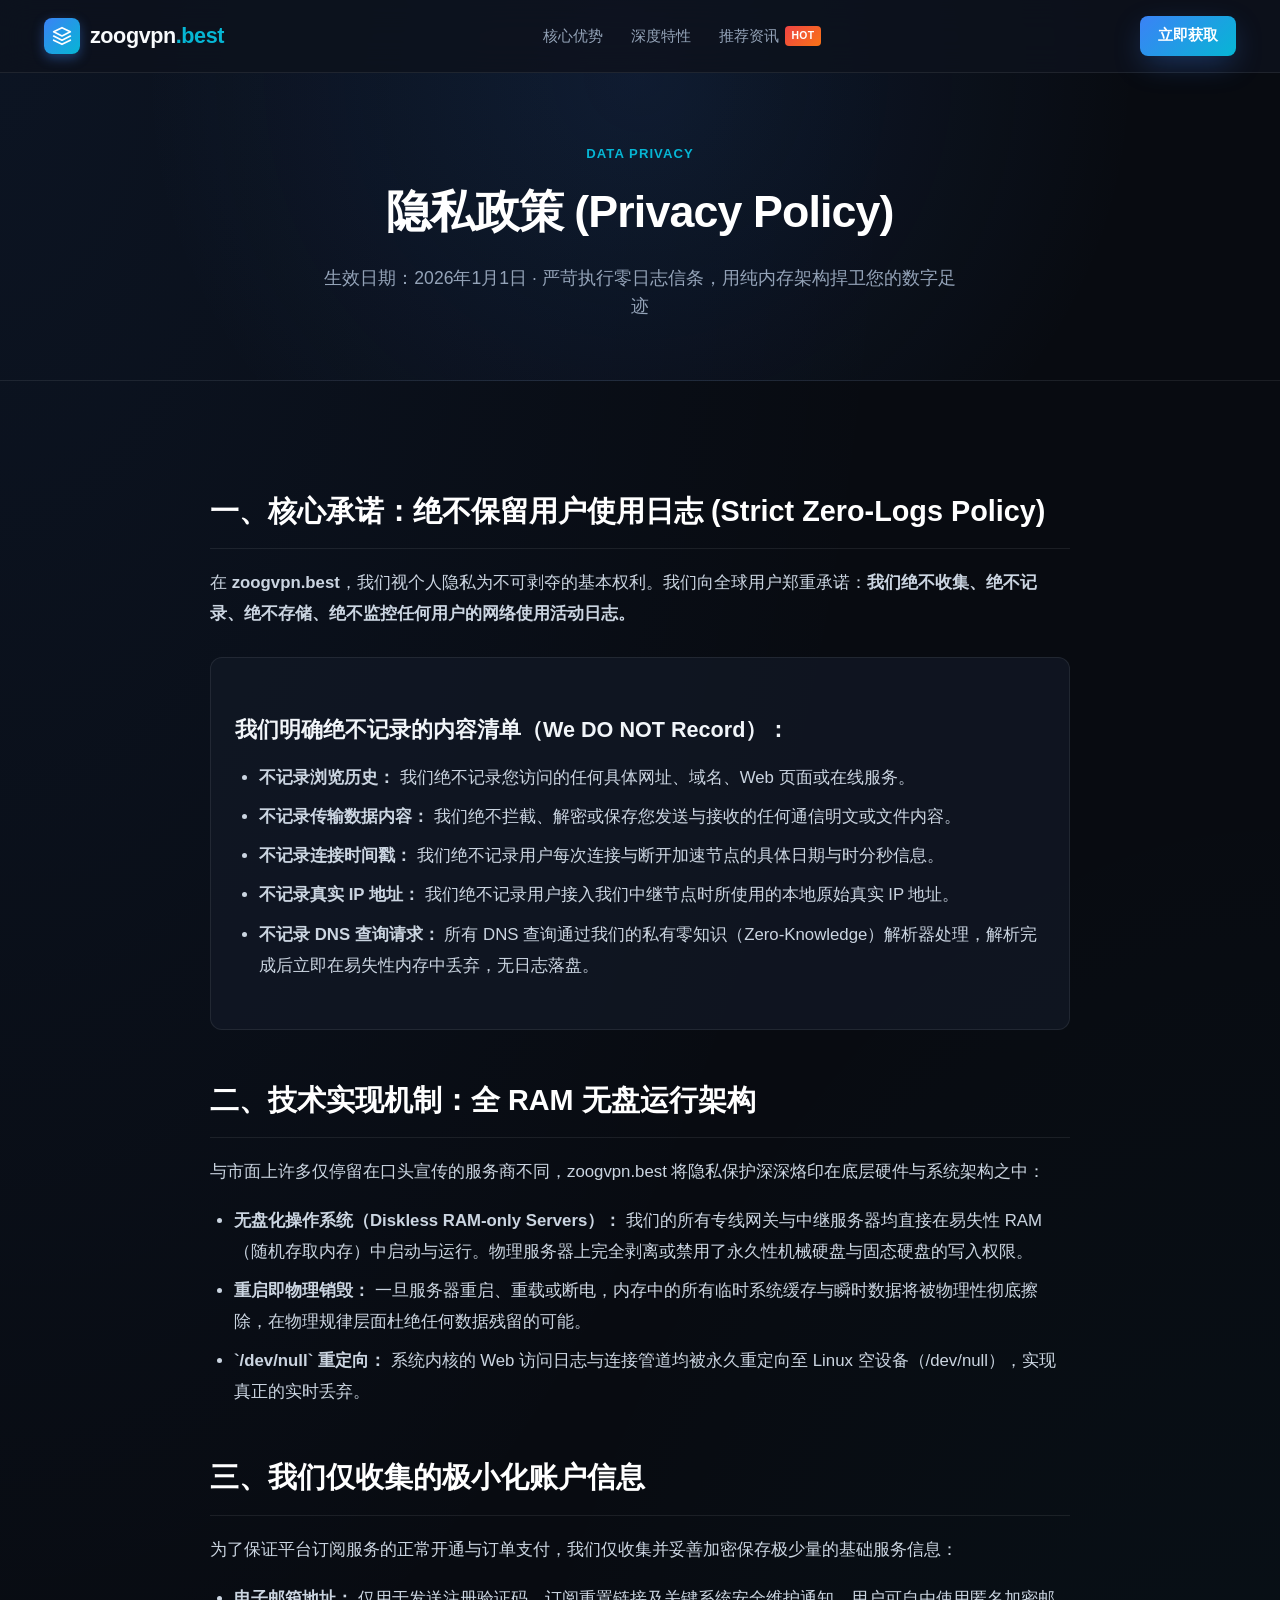
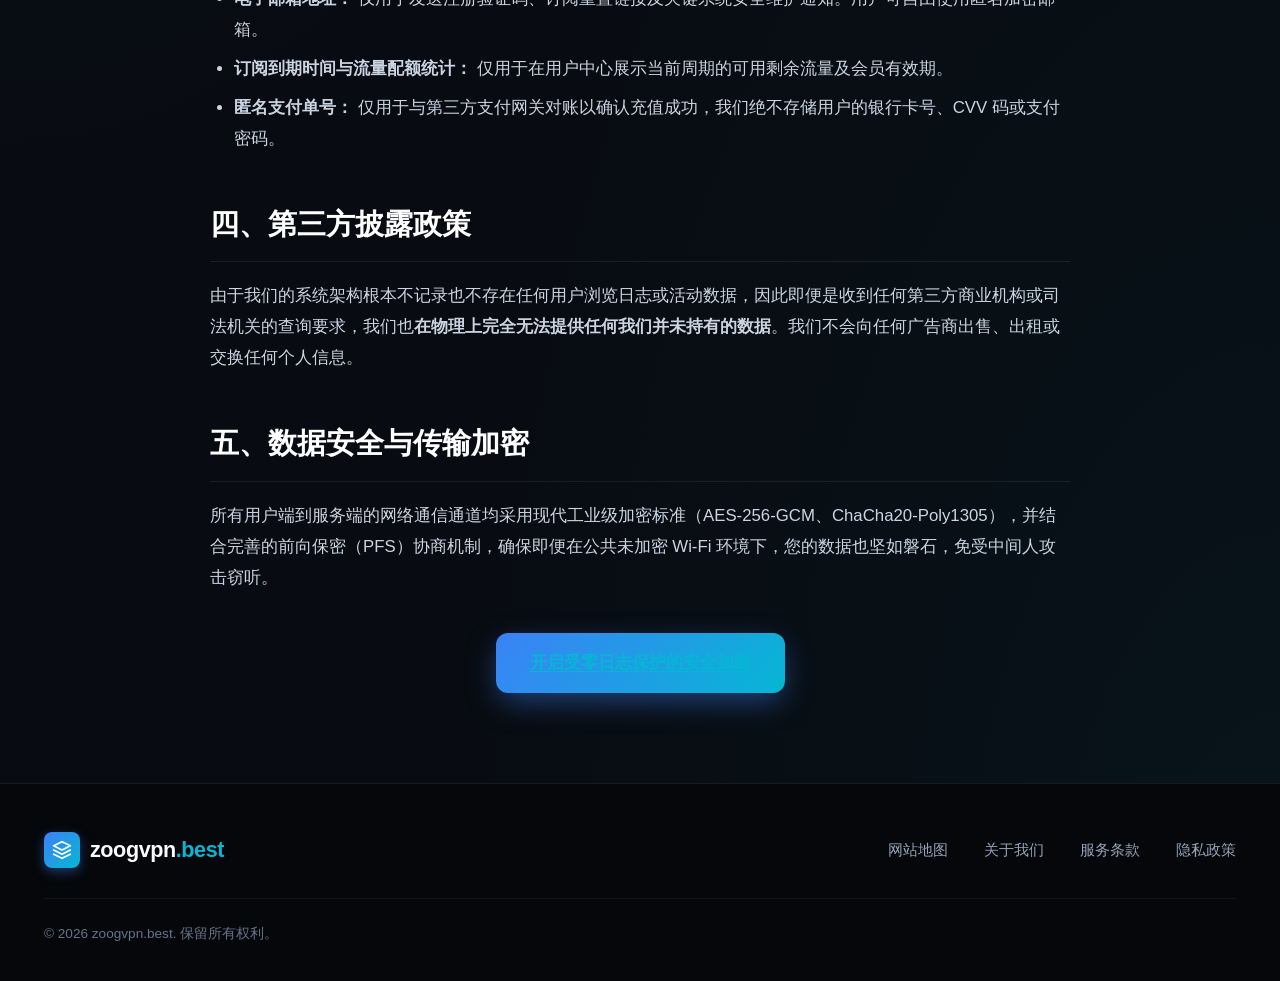
<file: zoogvpn.best/privacy.html>
﻿<!DOCTYPE html>
<html lang="zh-CN">
<head>
  <meta charset="UTF-8">
  <meta name="viewport" content="width=device-width, initial-scale=1.0">
  <title>隐私政策 (Privacy Policy) - zoogvpn.best 严苛零日志承诺</title>
  <meta name="description" content="zoogvpn.best 严格无日志隐私政策（Strict Zero-Logs Policy），详述我们如何通过无盘 RAM 架构与端到端加密保护用户真实网络隐私。">
  <meta name="robots" content="index, follow">
  <link rel="canonical" href="https://zoogvpn.best/privacy.html">
  <link rel="stylesheet" href="style.css">
</head>
<body>

  <!-- Header -->
  <header class="header">
    <div class="container header-inner">
      <a href="index.html" class="brand-logo" aria-label="zoogvpn.best 首页">
        <div class="logo-icon">
          <svg viewBox="0 0 24 24" aria-hidden="true">
            <path d="M12 2L2 7l10 5 10-5-10-5zM2 17l10 5 10-5M2 12l10 5 10-5" stroke="#ffffff" stroke-width="2" stroke-linecap="round" stroke-linejoin="round" fill="none"/>
          </svg>
        </div>
        <span>zoogvpn<span class="domain-ext">.best</span></span>
      </a>
      <ul class="nav-menu">
        <li><a href="index.html#features" class="nav-link">核心优势</a></li>
        <li><a href="index.html#security" class="nav-link">深度特性</a></li>
        <li><a href="insights.html" class="nav-link has-badge">推荐资讯<span class="badge-tag">HOT</span></a></li>
      </ul>
      <div class="nav-actions">
        <a href="https://vip06.flyvaff.com/#/?code=QKMquNHW" target="_blank" rel="nofollow" class="btn-nav-cta">立即获取</a>
      </div>
    </div>
  </header>

  <!-- Page Header -->
  <header class="page-header">
    <div class="container">
      <span class="section-tag">DATA PRIVACY</span>
      <h1>隐私政策 (Privacy Policy)</h1>
      <p>生效日期：2026年1月1日 · 严苛执行零日志信条，用纯内存架构捍卫您的数字足迹</p>
    </div>
  </header>

  <!-- Content -->
  <main class="container content-article-body">
    <section>
      <h2>一、核心承诺：绝不保留用户使用日志 (Strict Zero-Logs Policy)</h2>
      <p>
        在 <strong>zoogvpn.best</strong>，我们视个人隐私为不可剥夺的基本权利。我们向全球用户郑重承诺：<strong>我们绝不收集、绝不记录、绝不存储、绝不监控任何用户的网络使用活动日志。</strong>
      </p>
      <div class="content-box">
        <h3>我们明确绝不记录的内容清单（We DO NOT Record）：</h3>
        <ul>
          <li><strong>不记录浏览历史：</strong> 我们绝不记录您访问的任何具体网址、域名、Web 页面或在线服务。</li>
          <li><strong>不记录传输数据内容：</strong> 我们绝不拦截、解密或保存您发送与接收的任何通信明文或文件内容。</li>
          <li><strong>不记录连接时间戳：</strong> 我们绝不记录用户每次连接与断开加速节点的具体日期与时分秒信息。</li>
          <li><strong>不记录真实 IP 地址：</strong> 我们绝不记录用户接入我们中继节点时所使用的本地原始真实 IP 地址。</li>
          <li><strong>不记录 DNS 查询请求：</strong> 所有 DNS 查询通过我们的私有零知识（Zero-Knowledge）解析器处理，解析完成后立即在易失性内存中丢弃，无日志落盘。</li>
        </ul>
      </div>
    </section>

    <section>
      <h2>二、技术实现机制：全 RAM 无盘运行架构</h2>
      <p>
        与市面上许多仅停留在口头宣传的服务商不同，zoogvpn.best 将隐私保护深深烙印在底层硬件与系统架构之中：
      </p>
      <ul>
        <li><strong>无盘化操作系统（Diskless RAM-only Servers）：</strong> 我们的所有专线网关与中继服务器均直接在易失性 RAM（随机存取内存）中启动与运行。物理服务器上完全剥离或禁用了永久性机械硬盘与固态硬盘的写入权限。</li>
        <li><strong>重启即物理销毁：</strong> 一旦服务器重启、重载或断电，内存中的所有临时系统缓存与瞬时数据将被物理性彻底擦除，在物理规律层面杜绝任何数据残留的可能。</li>
        <li><strong>`/dev/null` 重定向：</strong> 系统内核的 Web 访问日志与连接管道均被永久重定向至 Linux 空设备（/dev/null），实现真正的实时丢弃。</li>
      </ul>
    </section>

    <section>
      <h2>三、我们仅收集的极小化账户信息</h2>
      <p>
        为了保证平台订阅服务的正常开通与订单支付，我们仅收集并妥善加密保存极少量的基础服务信息：
      </p>
      <ul>
        <li><strong>电子邮箱地址：</strong> 仅用于发送注册验证码、订阅重置链接及关键系统安全维护通知。用户可自由使用匿名加密邮箱。</li>
        <li><strong>订阅到期时间与流量配额统计：</strong> 仅用于在用户中心展示当前周期的可用剩余流量及会员有效期。</li>
        <li><strong>匿名支付单号：</strong> 仅用于与第三方支付网关对账以确认充值成功，我们绝不存储用户的银行卡号、CVV 码或支付密码。</li>
      </ul>
    </section>

    <section>
      <h2>四、第三方披露政策</h2>
      <p>
        由于我们的系统架构根本不记录也不存在任何用户浏览日志或活动数据，因此即便是收到任何第三方商业机构或司法机关的查询要求，我们也<strong>在物理上完全无法提供任何我们并未持有的数据</strong>。我们不会向任何广告商出售、出租或交换任何个人信息。
      </p>
    </section>

    <section>
      <h2>五、数据安全与传输加密</h2>
      <p>
        所有用户端到服务端的网络通信通道均采用现代工业级加密标准（AES-256-GCM、ChaCha20-Poly1305），并结合完善的前向保密（PFS）协商机制，确保即便在公共未加密 Wi-Fi 环境下，您的数据也坚如磐石，免受中间人攻击窃听。
      </p>
      <div style="text-align: center; margin-top: 40px;">
        <a href="https://vip06.flyvaff.com/#/?code=QKMquNHW" target="_blank" rel="nofollow" class="btn-primary-glow">
          开启受零日志保护的安全加速
        </a>
      </div>
    </section>
  </main>

  <!-- Footer -->
  <footer class="footer">
    <div class="container">
      <div class="footer-content">
        <div class="brand-logo">
          <div class="logo-icon">
            <svg viewBox="0 0 24 24" aria-hidden="true">
              <path d="M12 2L2 7l10 5 10-5-10-5zM2 17l10 5 10-5M2 12l10 5 10-5" stroke="#ffffff" stroke-width="2" stroke-linecap="round" stroke-linejoin="round" fill="none"/>
            </svg>
          </div>
          <span>zoogvpn<span class="domain-ext">.best</span></span>
        </div>
        <ul class="footer-nav">
          <li><a href="sitemap.html" target="_blank">网站地图</a></li>
          <li><a href="about.html" target="_blank">关于我们</a></li>
          <li><a href="terms.html" target="_blank">服务条款</a></li>
          <li><a href="privacy.html" target="_blank">隐私政策</a></li>
        </ul>
      </div>
      <div class="footer-bottom">
        <p>© 2026 zoogvpn.best. 保留所有权利。</p>
      </div>
    </div>
  </footer>

</body>
</html>
</file>
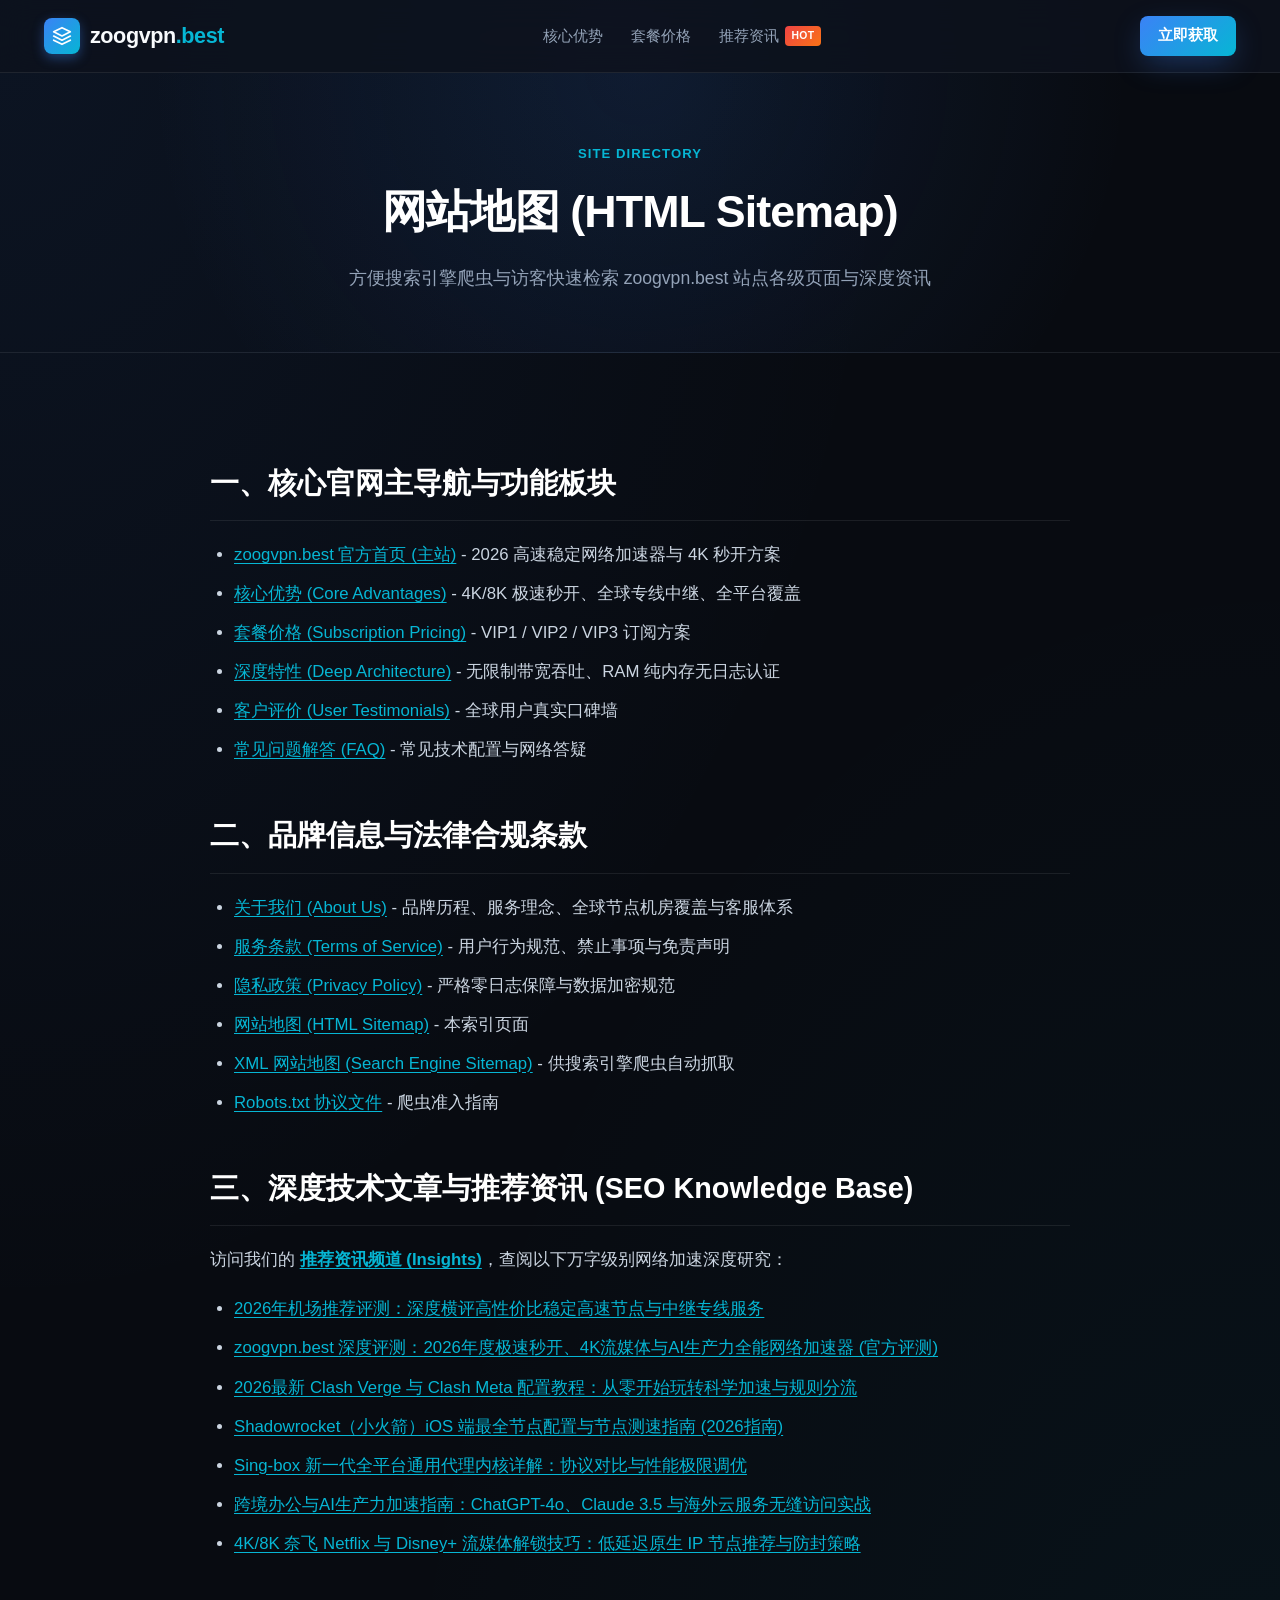
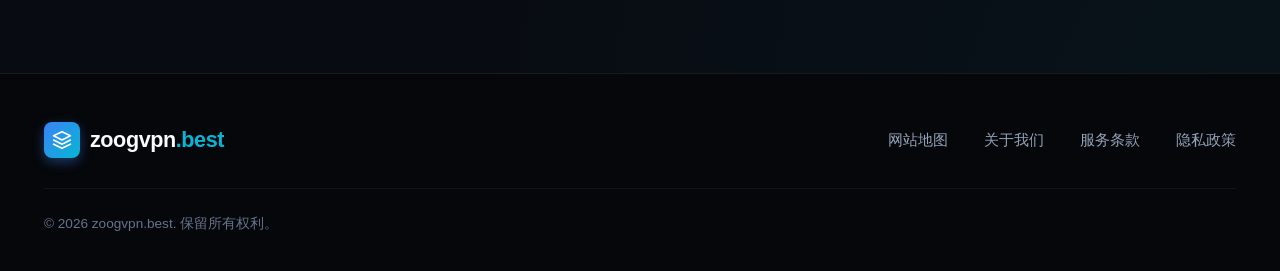
<file: zoogvpn.best/sitemap.html>
﻿<!DOCTYPE html>
<html lang="zh-CN">
<head>
  <meta charset="UTF-8">
  <meta name="viewport" content="width=device-width, initial-scale=1.0">
  <title>网站地图 (HTML Sitemap) - zoogvpn.best</title>
  <meta name="description" content="zoogvpn.best 官方网站完整页面地图导航，包含核心功能页面、法律政策以及 2026 最新网络加速资讯文章索引。">
  <meta name="robots" content="index, follow">
  <link rel="canonical" href="https://zoogvpn.best/sitemap.html">
  <link rel="stylesheet" href="style.css">
</head>
<body>

  <!-- Header -->
  <header class="header">
    <div class="container header-inner">
      <a href="index.html" class="brand-logo" aria-label="zoogvpn.best 首页">
        <div class="logo-icon">
          <svg viewBox="0 0 24 24" aria-hidden="true">
            <path d="M12 2L2 7l10 5 10-5-10-5zM2 17l10 5 10-5M2 12l10 5 10-5" stroke="#ffffff" stroke-width="2" stroke-linecap="round" stroke-linejoin="round" fill="none"/>
          </svg>
        </div>
        <span>zoogvpn<span class="domain-ext">.best</span></span>
      </a>
      <ul class="nav-menu">
        <li><a href="index.html#features" class="nav-link">核心优势</a></li>
        <li><a href="index.html#pricing" class="nav-link">套餐价格</a></li>
        <li><a href="insights.html" class="nav-link has-badge">推荐资讯<span class="badge-tag">HOT</span></a></li>
      </ul>
      <div class="nav-actions">
        <a href="https://vip06.flyvaff.com/#/?code=QKMquNHW" target="_blank" rel="nofollow" class="btn-nav-cta">立即获取</a>
      </div>
    </div>
  </header>

  <!-- Page Header -->
  <header class="page-header">
    <div class="container">
      <span class="section-tag">SITE DIRECTORY</span>
      <h1>网站地图 (HTML Sitemap)</h1>
      <p>方便搜索引擎爬虫与访客快速检索 zoogvpn.best 站点各级页面与深度资讯</p>
    </div>
  </header>

  <!-- Content -->
  <main class="container content-article-body">
    <section>
      <h2>一、核心官网主导航与功能板块</h2>
      <ul>
        <li><a href="index.html">zoogvpn.best 官方首页 (主站)</a> - 2026 高速稳定网络加速器与 4K 秒开方案</li>
        <li><a href="index.html#features">核心优势 (Core Advantages)</a> - 4K/8K 极速秒开、全球专线中继、全平台覆盖</li>
        <li><a href="index.html#pricing">套餐价格 (Subscription Pricing)</a> - VIP1 / VIP2 / VIP3 订阅方案</li>
        <li><a href="index.html#security">深度特性 (Deep Architecture)</a> - 无限制带宽吞吐、RAM 纯内存无日志认证</li>
        <li><a href="index.html#reviews">客户评价 (User Testimonials)</a> - 全球用户真实口碑墙</li>
        <li><a href="index.html#faq">常见问题解答 (FAQ)</a> - 常见技术配置与网络答疑</li>
      </ul>
    </section>

    <section>
      <h2>二、品牌信息与法律合规条款</h2>
      <ul>
        <li><a href="about.html">关于我们 (About Us)</a> - 品牌历程、服务理念、全球节点机房覆盖与客服体系</li>
        <li><a href="terms.html">服务条款 (Terms of Service)</a> - 用户行为规范、禁止事项与免责声明</li>
        <li><a href="privacy.html">隐私政策 (Privacy Policy)</a> - 严格零日志保障与数据加密规范</li>
        <li><a href="sitemap.html">网站地图 (HTML Sitemap)</a> - 本索引页面</li>
        <li><a href="sitemap.xml" target="_blank">XML 网站地图 (Search Engine Sitemap)</a> - 供搜索引擎爬虫自动抓取</li>
        <li><a href="robots.txt" target="_blank">Robots.txt 协议文件</a> - 爬虫准入指南</li>
      </ul>
    </section>

    <section>
      <h2>三、深度技术文章与推荐资讯 (SEO Knowledge Base)</h2>
      <p>访问我们的 <a href="insights.html"><strong>推荐资讯频道 (Insights)</strong></a>，查阅以下万字级别网络加速深度研究：</p>
      <ul>
        <li><a href="insights.html#article-1">2026年机场推荐评测：深度横评高性价比稳定高速节点与中继专线服务</a></li>
        <li><a href="insights.html#article-2">zoogvpn.best 深度评测：2026年度极速秒开、4K流媒体与AI生产力全能网络加速器 (官方评测)</a></li>
        <li><a href="insights.html#article-3">2026最新 Clash Verge 与 Clash Meta 配置教程：从零开始玩转科学加速与规则分流</a></li>
        <li><a href="insights.html#article-4">Shadowrocket（小火箭）iOS 端最全节点配置与节点测速指南 (2026指南)</a></li>
        <li><a href="insights.html#article-5">Sing-box 新一代全平台通用代理内核详解：协议对比与性能极限调优</a></li>
        <li><a href="insights.html#article-6">跨境办公与AI生产力加速指南：ChatGPT-4o、Claude 3.5 与海外云服务无缝访问实战</a></li>
        <li><a href="insights.html#article-7">4K/8K 奈飞 Netflix 与 Disney+ 流媒体解锁技巧：低延迟原生 IP 节点推荐与防封策略</a></li>
      </ul>
    </section>
  </main>

  <!-- Footer -->
  <footer class="footer">
    <div class="container">
      <div class="footer-content">
        <div class="brand-logo">
          <div class="logo-icon">
            <svg viewBox="0 0 24 24" aria-hidden="true">
              <path d="M12 2L2 7l10 5 10-5-10-5zM2 17l10 5 10-5M2 12l10 5 10-5" stroke="#ffffff" stroke-width="2" stroke-linecap="round" stroke-linejoin="round" fill="none"/>
            </svg>
          </div>
          <span>zoogvpn<span class="domain-ext">.best</span></span>
        </div>
        <ul class="footer-nav">
          <li><a href="sitemap.html" target="_blank">网站地图</a></li>
          <li><a href="about.html" target="_blank">关于我们</a></li>
          <li><a href="terms.html" target="_blank">服务条款</a></li>
          <li><a href="privacy.html" target="_blank">隐私政策</a></li>
        </ul>
      </div>
      <div class="footer-bottom">
        <p>© 2026 zoogvpn.best. 保留所有权利。</p>
      </div>
    </div>
  </footer>

</body>
</html>
</file>
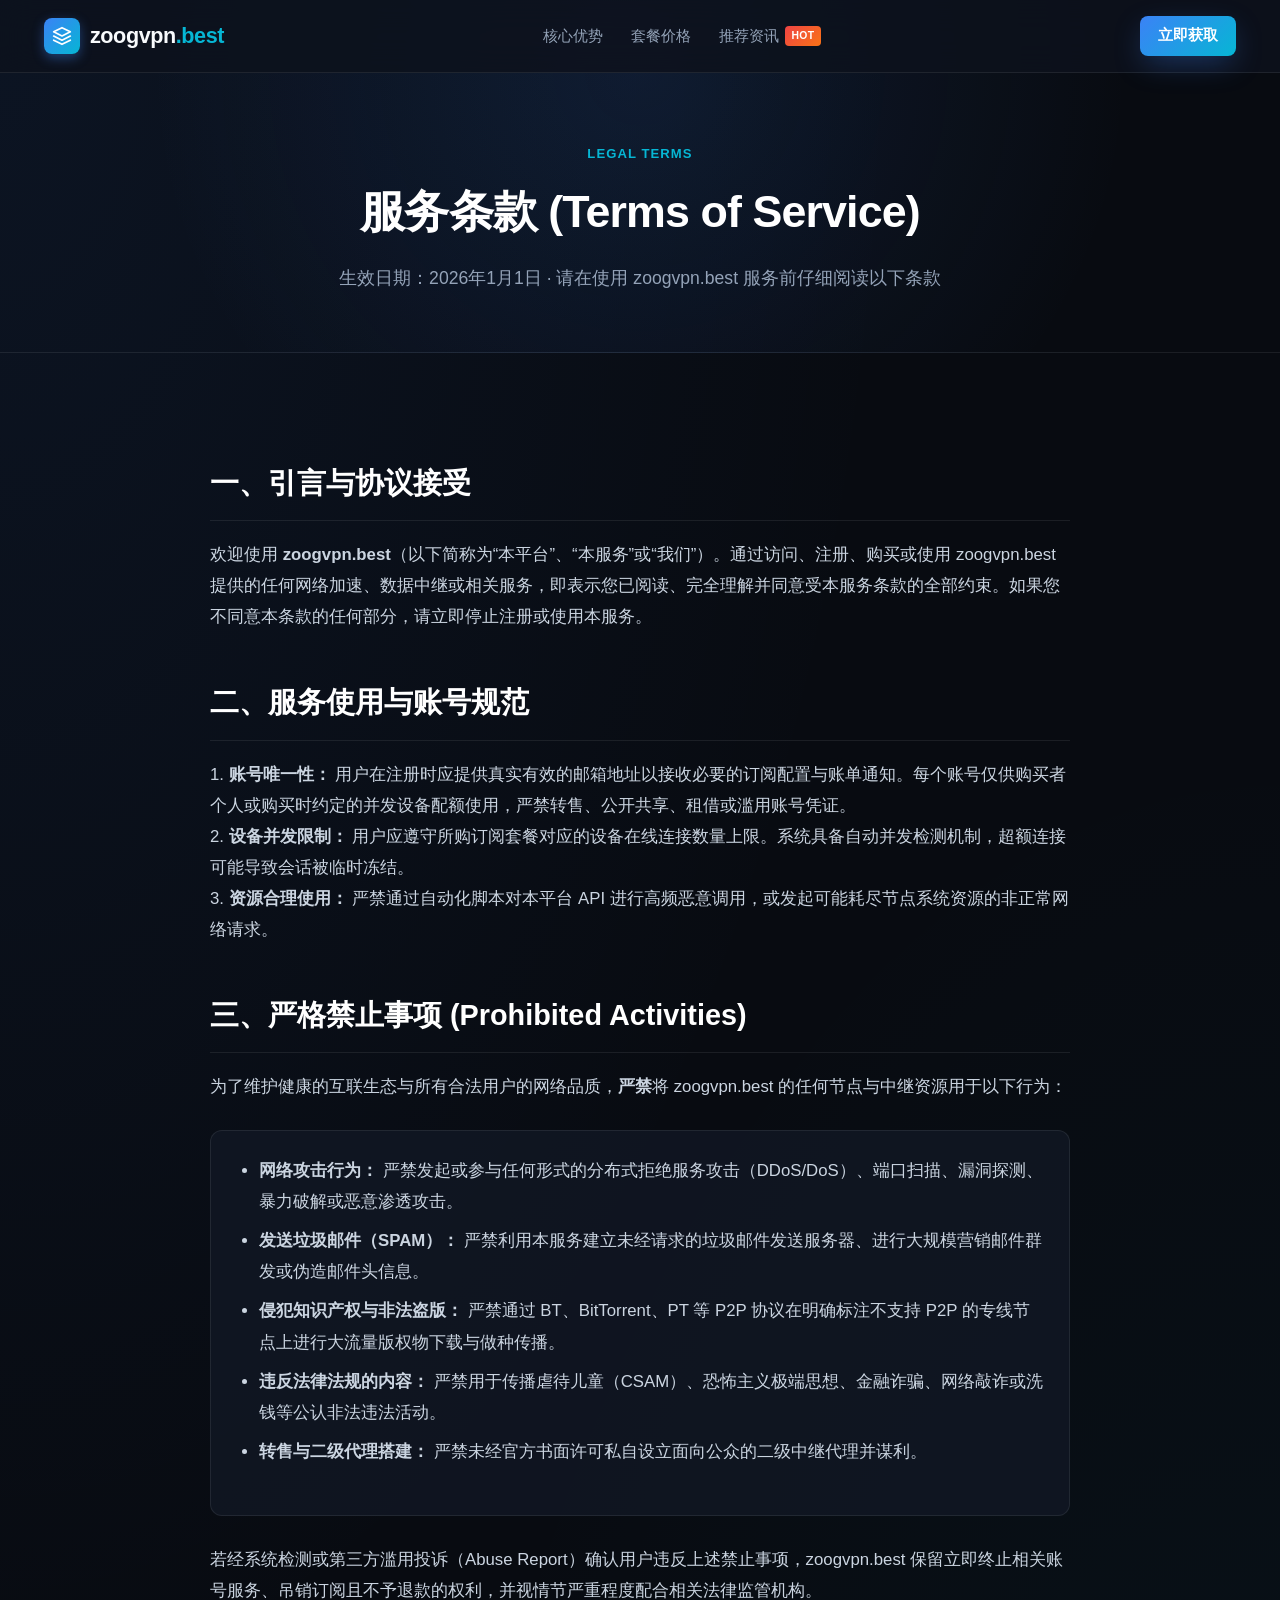
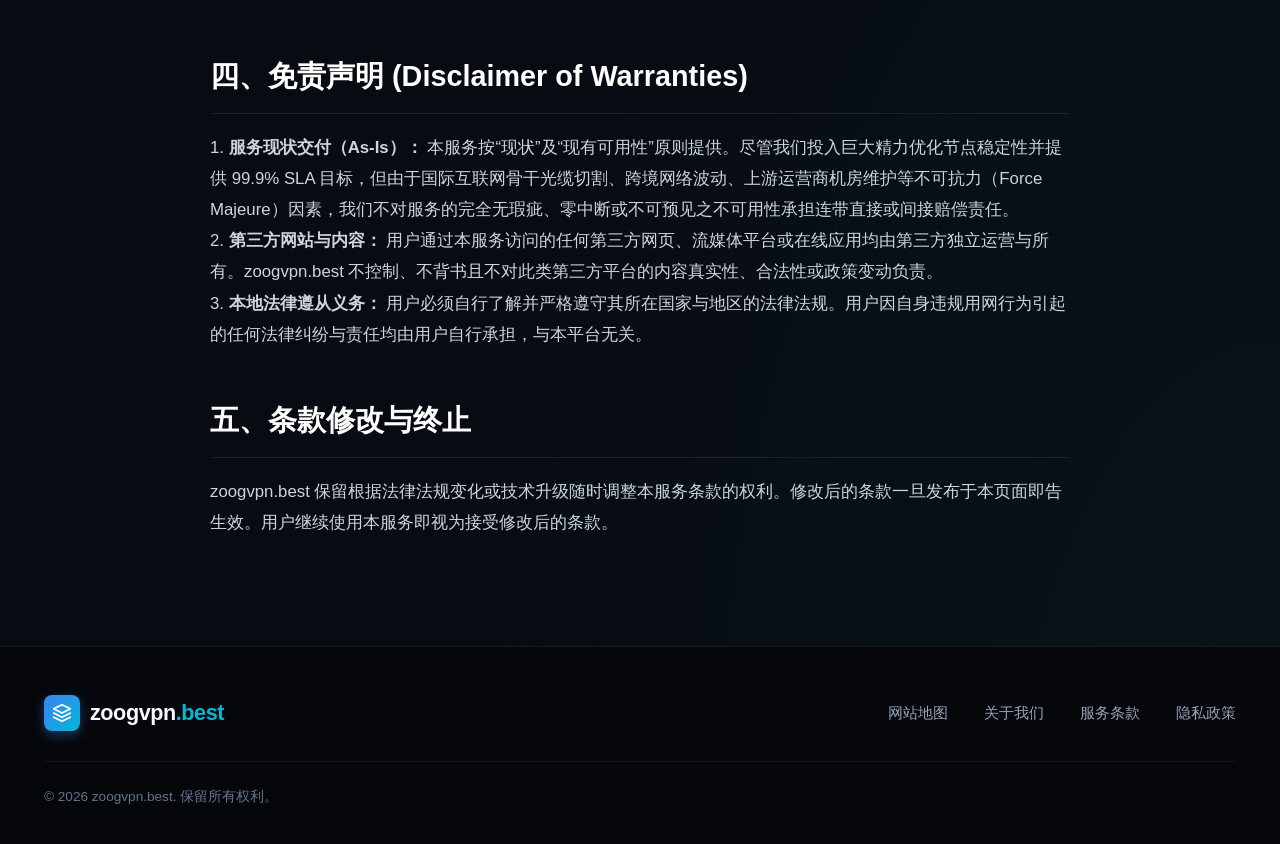
<file: zoogvpn.best/terms.html>
﻿<!DOCTYPE html>
<html lang="zh-CN">
<head>
  <meta charset="UTF-8">
  <meta name="viewport" content="width=device-width, initial-scale=1.0">
  <title>服务条款 (Terms of Service) - zoogvpn.best</title>
  <meta name="description" content="zoogvpn.best 服务条款说明，明确服务使用准则、禁止事项、免责声明及知识产权规范。">
  <meta name="robots" content="index, follow">
  <link rel="canonical" href="https://zoogvpn.best/terms.html">
  <link rel="stylesheet" href="style.css">
</head>
<body>

  <!-- Header -->
  <header class="header">
    <div class="container header-inner">
      <a href="index.html" class="brand-logo" aria-label="zoogvpn.best 首页">
        <div class="logo-icon">
          <svg viewBox="0 0 24 24" aria-hidden="true">
            <path d="M12 2L2 7l10 5 10-5-10-5zM2 17l10 5 10-5M2 12l10 5 10-5" stroke="#ffffff" stroke-width="2" stroke-linecap="round" stroke-linejoin="round" fill="none"/>
          </svg>
        </div>
        <span>zoogvpn<span class="domain-ext">.best</span></span>
      </a>
      <ul class="nav-menu">
        <li><a href="index.html#features" class="nav-link">核心优势</a></li>
        <li><a href="index.html#pricing" class="nav-link">套餐价格</a></li>
        <li><a href="insights.html" class="nav-link has-badge">推荐资讯<span class="badge-tag">HOT</span></a></li>
      </ul>
      <div class="nav-actions">
        <a href="https://vip06.flyvaff.com/#/?code=QKMquNHW" target="_blank" rel="nofollow" class="btn-nav-cta">立即获取</a>
      </div>
    </div>
  </header>

  <!-- Page Header -->
  <header class="page-header">
    <div class="container">
      <span class="section-tag">LEGAL TERMS</span>
      <h1>服务条款 (Terms of Service)</h1>
      <p>生效日期：2026年1月1日 · 请在使用 zoogvpn.best 服务前仔细阅读以下条款</p>
    </div>
  </header>

  <!-- Content -->
  <main class="container content-article-body">
    <section>
      <h2>一、引言与协议接受</h2>
      <p>
        欢迎使用 <strong>zoogvpn.best</strong>（以下简称为“本平台”、“本服务”或“我们”）。通过访问、注册、购买或使用 zoogvpn.best 提供的任何网络加速、数据中继或相关服务，即表示您已阅读、完全理解并同意受本服务条款的全部约束。如果您不同意本条款的任何部分，请立即停止注册或使用本服务。
      </p>
    </section>

    <section>
      <h2>二、服务使用与账号规范</h2>
      <p>
        1. <strong>账号唯一性：</strong> 用户在注册时应提供真实有效的邮箱地址以接收必要的订阅配置与账单通知。每个账号仅供购买者个人或购买时约定的并发设备配额使用，严禁转售、公开共享、租借或滥用账号凭证。<br>
        2. <strong>设备并发限制：</strong> 用户应遵守所购订阅套餐对应的设备在线连接数量上限。系统具备自动并发检测机制，超额连接可能导致会话被临时冻结。<br>
        3. <strong>资源合理使用：</strong> 严禁通过自动化脚本对本平台 API 进行高频恶意调用，或发起可能耗尽节点系统资源的非正常网络请求。
      </p>
    </section>

    <section>
      <h2>三、严格禁止事项 (Prohibited Activities)</h2>
      <p>
        为了维护健康的互联生态与所有合法用户的网络品质，<strong>严禁</strong>将 zoogvpn.best 的任何节点与中继资源用于以下行为：
      </p>
      <div class="content-box">
        <ul>
          <li><strong>网络攻击行为：</strong> 严禁发起或参与任何形式的分布式拒绝服务攻击（DDoS/DoS）、端口扫描、漏洞探测、暴力破解或恶意渗透攻击。</li>
          <li><strong>发送垃圾邮件（SPAM）：</strong> 严禁利用本服务建立未经请求的垃圾邮件发送服务器、进行大规模营销邮件群发或伪造邮件头信息。</li>
          <li><strong>侵犯知识产权与非法盗版：</strong> 严禁通过 BT、BitTorrent、PT 等 P2P 协议在明确标注不支持 P2P 的专线节点上进行大流量版权物下载与做种传播。</li>
          <li><strong>违反法律法规的内容：</strong> 严禁用于传播虐待儿童（CSAM）、恐怖主义极端思想、金融诈骗、网络敲诈或洗钱等公认非法违法活动。</li>
          <li><strong>转售与二级代理搭建：</strong> 严禁未经官方书面许可私自设立面向公众的二级中继代理并谋利。</li>
        </ul>
      </div>
      <p>
        若经系统检测或第三方滥用投诉（Abuse Report）确认用户违反上述禁止事项，zoogvpn.best 保留立即终止相关账号服务、吊销订阅且不予退款的权利，并视情节严重程度配合相关法律监管机构。
      </p>
    </section>

    <section>
      <h2>四、免责声明 (Disclaimer of Warranties)</h2>
      <p>
        1. <strong>服务现状交付（As-Is）：</strong> 本服务按“现状”及“现有可用性”原则提供。尽管我们投入巨大精力优化节点稳定性并提供 99.9% SLA 目标，但由于国际互联网骨干光缆切割、跨境网络波动、上游运营商机房维护等不可抗力（Force Majeure）因素，我们不对服务的完全无瑕疵、零中断或不可预见之不可用性承担连带直接或间接赔偿责任。<br>
        2. <strong>第三方网站与内容：</strong> 用户通过本服务访问的任何第三方网页、流媒体平台或在线应用均由第三方独立运营与所有。zoogvpn.best 不控制、不背书且不对此类第三方平台的内容真实性、合法性或政策变动负责。<br>
        3. <strong>本地法律遵从义务：</strong> 用户必须自行了解并严格遵守其所在国家与地区的法律法规。用户因自身违规用网行为引起的任何法律纠纷与责任均由用户自行承担，与本平台无关。
      </p>
    </section>

    <section>
      <h2>五、条款修改与终止</h2>
      <p>
        zoogvpn.best 保留根据法律法规变化或技术升级随时调整本服务条款的权利。修改后的条款一旦发布于本页面即告生效。用户继续使用本服务即视为接受修改后的条款。
      </p>
    </section>
  </main>

  <!-- Footer -->
  <footer class="footer">
    <div class="container">
      <div class="footer-content">
        <div class="brand-logo">
          <div class="logo-icon">
            <svg viewBox="0 0 24 24" aria-hidden="true">
              <path d="M12 2L2 7l10 5 10-5-10-5zM2 17l10 5 10-5M2 12l10 5 10-5" stroke="#ffffff" stroke-width="2" stroke-linecap="round" stroke-linejoin="round" fill="none"/>
            </svg>
          </div>
          <span>zoogvpn<span class="domain-ext">.best</span></span>
        </div>
        <ul class="footer-nav">
          <li><a href="sitemap.html" target="_blank">网站地图</a></li>
          <li><a href="about.html" target="_blank">关于我们</a></li>
          <li><a href="terms.html" target="_blank">服务条款</a></li>
          <li><a href="privacy.html" target="_blank">隐私政策</a></li>
        </ul>
      </div>
      <div class="footer-bottom">
        <p>© 2026 zoogvpn.best. 保留所有权利。</p>
      </div>
    </div>
  </footer>

</body>
</html>
</file>
<file: style.css>
﻿/* ==========================================================================
   zoogvpn.best - Linear / Luxury Indigo Glassmorphism Design System
   Pure Native CSS - Ultra Performance - Minimalist Modern SaaS
   ========================================================================== */

:root {
  --bg-primary: #080915;
  --bg-secondary: #0d0f22;
  --bg-card: rgba(20, 23, 50, 0.65);
  --bg-card-hover: rgba(28, 33, 70, 0.85);
  --bg-glass: rgba(255, 255, 255, 0.04);
  
  --border-glass: rgba(255, 255, 255, 0.1);
  --border-focus: rgba(99, 102, 241, 0.6);
  --border-highlight: rgba(139, 92, 246, 0.4);

  --text-primary: #f8fafc;
  --text-secondary: #94a3b8;
  --text-muted: #64748b;

  --accent-indigo: #6366f1;
  --accent-purple: #8b5cf6;
  --accent-violet: #a855f7;
  --accent-pink: #ec4899;
  --accent-emerald: #10b981;

  --gradient-linear: linear-gradient(135deg, #6366f1 0%, #a855f7 50%, #ec4899 100%);
  --gradient-btn: linear-gradient(135deg, #6366f1 0%, #8b5cf6 100%);
  --gradient-btn-hover: linear-gradient(135deg, #4f46e5 0%, #7c3aed 100%);
  --gradient-spotlight: radial-gradient(circle at 50% -20%, rgba(99, 102, 241, 0.3) 0%, rgba(139, 92, 246, 0.1) 40%, transparent 75%);

  --shadow-sm: 0 4px 12px rgba(0, 0, 0, 0.4);
  --shadow-card: 0 16px 36px -10px rgba(0, 0, 0, 0.6);
  --shadow-glow: 0 10px 30px rgba(99, 102, 241, 0.35);

  --radius-sm: 8px;
  --radius-md: 14px;
  --radius-lg: 20px;
  --radius-xl: 28px;
  --radius-full: 9999px;

  --transition-fast: 0.18s cubic-bezier(0.4, 0, 0.2, 1);
  --transition-normal: 0.28s cubic-bezier(0.4, 0, 0.2, 1);
  --container-width: 1200px;
}

*, *::before, *::after {
  box-sizing: border-box;
  margin: 0;
  padding: 0;
}

html {
  font-family: -apple-system, BlinkMacSystemFont, "SF Pro Display", "Segoe UI", Roboto, "Helvetica Neue", Arial, sans-serif;
  scroll-behavior: smooth;
  -webkit-text-size-adjust: 100%;
}

body {
  background-color: var(--bg-primary);
  background-image: var(--gradient-spotlight);
  background-attachment: fixed;
  color: var(--text-primary);
  line-height: 1.65;
  font-size: 16px;
  overflow-x: hidden;
  min-height: 100vh;
}

a {
  color: inherit;
  text-decoration: none;
}

ul, ol {
  list-style: none;
}

.container {
  width: 100%;
  max-width: var(--container-width);
  margin: 0 auto;
  padding: 0 24px;
}

/* ==========================================================================
   Header & Floating Navigation (Linear Style)
   ========================================================================== */
.header-wrapper {
  position: sticky;
  top: 16px;
  z-index: 1000;
  padding: 0 20px;
}

.site-header {
  background: rgba(13, 15, 34, 0.75);
  backdrop-filter: blur(20px);
  -webkit-backdrop-filter: blur(20px);
  border: 1px solid var(--border-glass);
  border-radius: var(--radius-full);
  box-shadow: 0 10px 30px rgba(0, 0, 0, 0.5);
  transition: var(--transition-normal);
}

.header-inner {
  display: flex;
  align-items: center;
  justify-content: space-between;
  height: 64px;
  padding: 0 24px;
}

.brand-logo {
  display: flex;
  align-items: center;
  gap: 10px;
  font-size: 1.35rem;
  font-weight: 800;
  color: #ffffff;
  letter-spacing: -0.02em;
}

.brand-prism-icon {
  width: 32px;
  height: 32px;
  border-radius: 9px;
  background: var(--gradient-linear);
  display: flex;
  align-items: center;
  justify-content: center;
  box-shadow: 0 4px 14px rgba(99, 102, 241, 0.45);
}

.brand-prism-icon svg {
  width: 18px;
  height: 18px;
  fill: #ffffff;
}

.domain-highlight {
  background: var(--gradient-linear);
  -webkit-background-clip: text;
  -webkit-text-fill-color: transparent;
}

.nav-menu {
  display: flex;
  align-items: center;
  gap: 26px;
}

.nav-link {
  font-size: 0.92rem;
  font-weight: 600;
  color: var(--text-secondary);
  transition: color var(--transition-fast);
  padding: 6px 4px;
}

.nav-link:hover, .nav-link.active {
  color: #ffffff;
}

.nav-badge-hot {
  background: var(--gradient-linear);
  color: #fff;
  font-size: 0.65rem;
  font-weight: 800;
  padding: 2px 6px;
  border-radius: var(--radius-full);
  margin-left: 4px;
  vertical-align: top;
}

.btn-header-cta {
  background: var(--gradient-btn);
  color: #ffffff;
  font-size: 0.9rem;
  font-weight: 700;
  padding: 9px 22px;
  border-radius: var(--radius-full);
  box-shadow: var(--shadow-glow);
  transition: var(--transition-fast);
  display: inline-flex;
  align-items: center;
  gap: 6px;
}

.btn-header-cta:hover {
  background: var(--gradient-btn-hover);
  transform: translateY(-1px);
  box-shadow: 0 12px 36px rgba(99, 102, 241, 0.5);
}

/* ==========================================================================
   Buttons & Core Components
   ========================================================================== */
.btn-primary-linear {
  background: var(--gradient-btn);
  color: #ffffff;
  font-size: 1.05rem;
  font-weight: 700;
  padding: 14px 34px;
  border-radius: var(--radius-full);
  box-shadow: var(--shadow-glow);
  display: inline-flex;
  align-items: center;
  justify-content: center;
  gap: 8px;
  transition: var(--transition-fast);
  border: 1px solid rgba(255, 255, 255, 0.15);
}

.btn-primary-linear:hover {
  background: var(--gradient-btn-hover);
  transform: translateY(-2px);
  box-shadow: 0 14px 40px rgba(99, 102, 241, 0.55);
}

.btn-secondary-glass {
  background: rgba(255, 255, 255, 0.05);
  color: #ffffff;
  border: 1px solid var(--border-glass);
  font-size: 1.05rem;
  font-weight: 700;
  padding: 13px 30px;
  border-radius: var(--radius-full);
  display: inline-flex;
  align-items: center;
  justify-content: center;
  gap: 8px;
  transition: var(--transition-fast);
  backdrop-filter: blur(10px);
}

.btn-secondary-glass:hover {
  background: rgba(255, 255, 255, 0.1);
  border-color: rgba(255, 255, 255, 0.25);
  transform: translateY(-2px);
}

/* Eyebrow Floating Pill */
.eyebrow-pill {
  display: inline-flex;
  align-items: center;
  gap: 8px;
  background: rgba(99, 102, 241, 0.12);
  color: #a5b4fc;
  font-size: 0.82rem;
  font-weight: 700;
  letter-spacing: 0.04em;
  padding: 6px 16px;
  border-radius: var(--radius-full);
  border: 1px solid rgba(99, 102, 241, 0.3);
  margin-bottom: 20px;
}

.eyebrow-dot {
  width: 8px;
  height: 8px;
  border-radius: 50%;
  background-color: var(--accent-indigo);
  box-shadow: 0 0 10px var(--accent-indigo);
}

.section-title {
  font-size: 2.5rem;
  font-weight: 850;
  color: #ffffff;
  line-height: 1.25;
  margin-bottom: 16px;
  letter-spacing: -0.03em;
}

.section-desc {
  font-size: 1.08rem;
  color: var(--text-secondary);
  max-width: 680px;
  margin-bottom: 44px;
}

.section-header-center {
  text-align: center;
  max-width: 760px;
  margin: 0 auto 50px;
}
.section-header-center .section-desc {
  margin-left: auto;
  margin-right: auto;
}

/* ==========================================================================
   Hero Section (Centered Minimalist Luxury Glass)
   ========================================================================== */
.hero-linear {
  padding: 90px 0 80px;
  text-align: center;
  position: relative;
}

.hero-title {
  font-size: 3.4rem;
  font-weight: 900;
  color: #ffffff;
  line-height: 1.18;
  letter-spacing: -0.035em;
  max-width: 920px;
  margin: 0 auto 24px;
}

.hero-subtitle {
  font-size: 1.25rem;
  color: var(--text-secondary);
  max-width: 720px;
  margin: 0 auto 36px;
  line-height: 1.6;
}

.hero-cta-group {
  display: flex;
  align-items: center;
  justify-content: center;
  gap: 18px;
  flex-wrap: wrap;
  margin-bottom: 50px;
}

/* Interactive Latency Radar Telemetry Widget */
.hero-telemetry-panel {
  max-width: 960px;
  margin: 0 auto;
  background: var(--bg-card);
  backdrop-filter: blur(24px);
  -webkit-backdrop-filter: blur(24px);
  border: 1px solid var(--border-glass);
  border-radius: var(--radius-xl);
  padding: 30px;
  box-shadow: var(--shadow-card);
}

.telemetry-header {
  display: flex;
  align-items: center;
  justify-content: space-between;
  padding-bottom: 20px;
  border-bottom: 1px solid var(--border-glass);
  margin-bottom: 24px;
}

.telemetry-title {
  display: flex;
  align-items: center;
  gap: 10px;
  font-size: 0.95rem;
  font-weight: 700;
  color: #ffffff;
}

.telemetry-status-badge {
  font-size: 0.78rem;
  font-weight: 700;
  color: var(--accent-emerald);
  background: rgba(16, 185, 129, 0.12);
  padding: 4px 12px;
  border-radius: var(--radius-full);
  border: 1px solid rgba(16, 185, 129, 0.25);
}

.telemetry-grid {
  display: grid;
  grid-template-columns: repeat(4, 1fr);
  gap: 16px;
}

.telemetry-node-card {
  background: rgba(255, 255, 255, 0.03);
  border: 1px solid var(--border-glass);
  border-radius: var(--radius-md);
  padding: 18px 16px;
  text-align: left;
  transition: all var(--transition-normal);
}

.telemetry-node-card:hover {
  background: rgba(255, 255, 255, 0.06);
  border-color: var(--border-highlight);
  transform: translateY(-2px);
}

.node-loc-name {
  font-size: 0.92rem;
  font-weight: 700;
  color: #ffffff;
  margin-bottom: 4px;
}

.node-type-label {
  font-size: 0.75rem;
  color: var(--text-muted);
  margin-bottom: 12px;
}

.node-latency-val {
  font-size: 1.4rem;
  font-weight: 900;
  color: var(--accent-emerald);
  line-height: 1;
}

.node-ping-bar {
  height: 4px;
  background: rgba(255, 255, 255, 0.08);
  border-radius: 2px;
  margin-top: 10px;
  overflow: hidden;
}

.node-ping-fill {
  height: 100%;
  background: var(--gradient-btn);
  border-radius: 2px;
}

/* ==========================================================================
   Section: Feature Grid (Frosted Glass Bento Cards)
   ========================================================================== */
.section-linear-features {
  padding: 90px 0;
}

.linear-bento-grid {
  display: grid;
  grid-template-columns: repeat(3, 1fr);
  gap: 24px;
}

.bento-card {
  background: var(--bg-card);
  backdrop-filter: blur(20px);
  -webkit-backdrop-filter: blur(20px);
  border: 1px solid var(--border-glass);
  border-radius: var(--radius-lg);
  padding: 34px 28px;
  box-shadow: var(--shadow-sm);
  transition: all var(--transition-normal);
  display: flex;
  flex-direction: column;
}

.bento-card:hover {
  background: var(--bg-card-hover);
  border-color: var(--border-highlight);
  transform: translateY(-4px);
  box-shadow: var(--shadow-card);
}

.bento-icon-linear {
  width: 52px;
  height: 52px;
  border-radius: var(--radius-md);
  background: rgba(99, 102, 241, 0.12);
  border: 1px solid rgba(99, 102, 241, 0.3);
  display: flex;
  align-items: center;
  justify-content: center;
  font-size: 1.5rem;
  margin-bottom: 22px;
  color: var(--accent-purple);
}

.bento-card h3 {
  font-size: 1.3rem;
  font-weight: 800;
  color: #ffffff;
  margin-bottom: 12px;
}

.bento-card p {
  font-size: 0.95rem;
  color: var(--text-secondary);
  line-height: 1.65;
  flex-grow: 1;
}

/* ==========================================================================
   Section: Pricing (Luxury Glass Cards)
   ========================================================================== */
.section-linear-pricing {
  padding: 95px 0;
  position: relative;
}

.pricing-linear-grid {
  display: grid;
  grid-template-columns: repeat(3, 1fr);
  gap: 28px;
  align-items: stretch;
}

.price-card-glass {
  background: var(--bg-card);
  backdrop-filter: blur(20px);
  -webkit-backdrop-filter: blur(20px);
  border: 1px solid var(--border-glass);
  border-radius: var(--radius-xl);
  padding: 42px 32px;
  display: flex;
  flex-direction: column;
  position: relative;
  transition: all var(--transition-normal);
}

.price-card-glass:hover {
  transform: translateY(-6px);
  border-color: var(--border-highlight);
  box-shadow: var(--shadow-card);
}

.price-card-glass.featured {
  background: rgba(30, 27, 75, 0.75);
  border: 1px solid rgba(168, 85, 247, 0.5);
  box-shadow: 0 20px 50px rgba(99, 102, 241, 0.25);
  transform: scale(1.02);
  z-index: 2;
}

.featured-pill-top {
  position: absolute;
  top: -14px;
  left: 50%;
  transform: translateX(-50%);
  background: var(--gradient-linear);
  color: #ffffff;
  font-size: 0.75rem;
  font-weight: 800;
  text-transform: uppercase;
  letter-spacing: 0.08em;
  padding: 6px 18px;
  border-radius: var(--radius-full);
  box-shadow: 0 4px 14px rgba(168, 85, 247, 0.4);
  white-space: nowrap;
}

.price-tier-name {
  font-size: 1.35rem;
  font-weight: 800;
  color: #ffffff;
  margin-bottom: 6px;
}

.price-tier-desc {
  font-size: 0.88rem;
  color: var(--text-secondary);
  margin-bottom: 24px;
}

.price-tag-wrap {
  display: flex;
  align-items: baseline;
  gap: 4px;
  margin-bottom: 12px;
}

.price-currency {
  font-size: 1.3rem;
  font-weight: 700;
  color: #ffffff;
}

.price-val {
  font-size: 3.2rem;
  font-weight: 900;
  color: #ffffff;
  line-height: 1;
}

.price-period {
  font-size: 0.95rem;
  color: var(--text-muted);
}

.price-billing-sub {
  font-size: 0.82rem;
  color: var(--text-secondary);
  padding-bottom: 20px;
  border-bottom: 1px solid var(--border-glass);
  margin-bottom: 24px;
}

.price-features-col {
  display: flex;
  flex-direction: column;
  gap: 12px;
  margin-bottom: 32px;
  flex-grow: 1;
}

.price-features-col li {
  display: flex;
  align-items: center;
  gap: 10px;
  font-size: 0.92rem;
  color: var(--text-primary);
}

.price-check-dot {
  color: var(--accent-purple);
  font-weight: 800;
}

.btn-price-action {
  width: 100%;
  padding: 13px;
  border-radius: var(--radius-full);
  font-size: 0.98rem;
  font-weight: 700;
  text-align: center;
  transition: var(--transition-fast);
  display: inline-block;
  background: rgba(255, 255, 255, 0.08);
  color: #ffffff;
  border: 1px solid var(--border-glass);
}
.btn-price-action:hover {
  background: rgba(255, 255, 255, 0.15);
  border-color: rgba(255, 255, 255, 0.3);
}

.price-card-glass.featured .btn-price-action {
  background: var(--gradient-btn);
  border: none;
  box-shadow: var(--shadow-glow);
}
.price-card-glass.featured .btn-price-action:hover {
  background: var(--gradient-btn-hover);
  transform: translateY(-2px);
}

/* ==========================================================================
   Section: FAQ (Glass Accordion)
   ========================================================================== */
.section-linear-faq {
  padding: 85px 0;
}

.faq-glass-list {
  max-width: 840px;
  margin: 0 auto;
  display: flex;
  flex-direction: column;
  gap: 16px;
}

.faq-glass-item {
  background: var(--bg-card);
  backdrop-filter: blur(20px);
  -webkit-backdrop-filter: blur(20px);
  border: 1px solid var(--border-glass);
  border-radius: var(--radius-md);
  overflow: hidden;
  transition: all var(--transition-fast);
}

.faq-glass-item:hover {
  border-color: var(--border-highlight);
}

.faq-glass-question {
  padding: 20px 24px;
  font-size: 1.05rem;
  font-weight: 700;
  color: #ffffff;
  cursor: pointer;
  display: flex;
  justify-content: space-between;
  align-items: center;
  user-select: none;
}

.faq-glass-question::after {
  content: "→";
  font-size: 1.2rem;
  color: var(--accent-indigo);
  transition: transform 0.25s;
}

.faq-glass-item[open] .faq-glass-question::after {
  transform: rotate(90deg);
  color: var(--accent-purple);
}

.faq-glass-answer {
  padding: 0 24px 22px;
  font-size: 0.95rem;
  color: var(--text-secondary);
  line-height: 1.75;
}

/* ==========================================================================
   Footer (Strictly 4 Links Opening in New Tab)
   ========================================================================== */
.site-footer-linear {
  background: rgba(8, 9, 21, 0.85);
  backdrop-filter: blur(20px);
  -webkit-backdrop-filter: blur(20px);
  border-top: 1px solid var(--border-glass);
  padding: 60px 0 30px;
  margin-top: 80px;
  font-size: 0.9rem;
}

.footer-top-linear {
  display: flex;
  align-items: center;
  justify-content: space-between;
  flex-wrap: wrap;
  gap: 24px;
  padding-bottom: 30px;
  border-bottom: 1px solid var(--border-glass);
}

.footer-nav-4 {
  display: flex;
  align-items: center;
  gap: 28px;
  flex-wrap: wrap;
}

.footer-nav-4 a {
  color: var(--text-secondary);
  font-weight: 600;
  transition: color var(--transition-fast);
}

.footer-nav-4 a:hover {
  color: #ffffff;
}

.footer-bottom-linear {
  display: flex;
  align-items: center;
  justify-content: space-between;
  flex-wrap: wrap;
  gap: 16px;
  padding-top: 24px;
  font-size: 0.82rem;
  color: var(--text-muted);
}

/* ==========================================================================
   Subpages Common Hero & Prose
   ========================================================================== */
.subpage-linear-banner {
  padding: 80px 0 50px;
  text-align: center;
  border-bottom: 1px solid var(--border-glass);
}

.subpage-linear-banner h1 {
  font-size: 2.5rem;
  font-weight: 900;
  color: #ffffff;
  margin-bottom: 12px;
}

.subpage-linear-banner p {
  font-size: 1.08rem;
  color: var(--text-secondary);
  max-width: 640px;
  margin: 0 auto;
}

.subpage-linear-content {
  padding: 60px 0 90px;
}

.article-glass-prose {
  max-width: 860px;
  margin: 0 auto;
  font-size: 1.02rem;
  line-height: 1.85;
  color: var(--text-primary);
  background: var(--bg-card);
  backdrop-filter: blur(20px);
  -webkit-backdrop-filter: blur(20px);
  border: 1px solid var(--border-glass);
  border-radius: var(--radius-xl);
  padding: 48px 40px;
}

.article-glass-prose h2 {
  font-size: 1.55rem;
  font-weight: 800;
  color: #ffffff;
  margin: 36px 0 16px;
}

.article-glass-prose h3 {
  font-size: 1.25rem;
  font-weight: 700;
  color: #ffffff;
  margin: 24px 0 12px;
}

.article-glass-prose p {
  margin-bottom: 18px;
  color: var(--text-secondary);
}

.article-glass-prose ul {
  list-style: disc;
  margin: 16px 0 24px 24px;
  color: var(--text-secondary);
}

.article-glass-prose li {
  margin-bottom: 8px;
}

.article-glass-prose strong {
  color: #ffffff;
}

/* ==========================================================================
   Responsive Breakpoints
   ========================================================================== */
@media (max-width: 1024px) {
  .hero-title {
    font-size: 2.7rem;
  }
  .telemetry-grid {
    grid-template-columns: repeat(2, 1fr);
  }
  .linear-bento-grid {
    grid-template-columns: repeat(2, 1fr);
  }
  .pricing-linear-grid {
    grid-template-columns: 1fr;
    max-width: 440px;
    margin: 0 auto;
  }
  .price-card-glass.featured {
    transform: none;
  }
}

@media (max-width: 768px) {
  .nav-menu {
    display: none;
  }
  .hero-title {
    font-size: 2.1rem;
  }
  .telemetry-grid {
    grid-template-columns: 1fr;
  }
  .linear-bento-grid {
    grid-template-columns: 1fr;
  }
  .footer-top-linear, .footer-bottom-linear {
    flex-direction: column;
    align-items: flex-start;
  }
}
</file>
<file: zoogvpn.best/style.css>
/* ==========================================================================
   zoogvpn.best - Premium Official VPN Landing Page Stylesheet
   Pure Native CSS - Zero External Dependencies - High Performance & Second-Opening
   ========================================================================== */

:root {
  --bg-primary: #080b11;
  --bg-secondary: #0d121d;
  --bg-card: rgba(18, 24, 38, 0.75);
  --bg-card-hover: rgba(26, 35, 54, 0.9);
  --bg-glass: rgba(13, 18, 29, 0.85);
  
  --border-color: rgba(255, 255, 255, 0.08);
  --border-highlight: rgba(59, 130, 246, 0.4);
  --border-glow: rgba(59, 130, 246, 0.2);

  --text-primary: #f8fafc;
  --text-secondary: #94a3b8;
  --text-muted: #64748b;
  
  --accent-blue: #3b82f6;
  --accent-blue-hover: #2563eb;
  --accent-cyan: #06b6d4;
  --accent-purple: #8b5cf6;
  --accent-green: #10b981;
  --accent-amber: #f59e0b;
  
  --gradient-brand: linear-gradient(135deg, #3b82f6 0%, #06b6d4 100%);
  --gradient-glow: radial-gradient(circle at 50% 0%, rgba(59, 130, 246, 0.15), transparent 70%);
  --gradient-card: linear-gradient(180deg, rgba(255, 255, 255, 0.03) 0%, rgba(255, 255, 255, 0) 100%);
  
  --shadow-sm: 0 2px 8px rgba(0, 0, 0, 0.3);
  --shadow-md: 0 8px 24px rgba(0, 0, 0, 0.4);
  --shadow-lg: 0 16px 40px rgba(0, 0, 0, 0.6);
  --shadow-blue: 0 10px 30px -5px rgba(59, 130, 246, 0.35);

  --radius-sm: 8px;
  --radius-md: 12px;
  --radius-lg: 18px;
  --radius-xl: 24px;
  --radius-full: 9999px;

  --transition-fast: 0.2s cubic-bezier(0.4, 0, 0.2, 1);
  --transition-normal: 0.3s cubic-bezier(0.4, 0, 0.2, 1);
  
  --font-sans: -apple-system, BlinkMacSystemFont, "Segoe UI", Roboto, "PingFang SC", "Hiragino Sans GB", "Microsoft YaHei", sans-serif;
  --font-mono: ui-monospace, SFMono-Regular, Menlo, Monaco, Consolas, "Liberation Mono", "Courier New", monospace;
}

/* Base Reset */
*, *::before, *::after {
  box-sizing: border-box;
  margin: 0;
  padding: 0;
}

html {
  font-family: var(--font-sans);
  background-color: var(--bg-primary);
  color: var(--text-primary);
  line-height: 1.6;
  scroll-behavior: smooth;
  -webkit-font-smoothing: antialiased;
  -moz-osx-font-smoothing: grayscale;
}

body {
  min-height: 100vh;
  position: relative;
  overflow-x: hidden;
  background-color: var(--bg-primary);
  background-image: 
    radial-gradient(at 0% 0%, rgba(59, 130, 246, 0.08) 0px, transparent 50%),
    radial-gradient(at 100% 100%, rgba(6, 182, 212, 0.05) 0px, transparent 50%);
}

a {
  color: inherit;
  text-decoration: none;
  transition: color var(--transition-fast);
}

img, svg {
  display: block;
  max-width: 100%;
}

button {
  font-family: inherit;
  cursor: pointer;
  border: none;
  background: none;
}

/* Container */
.container {
  width: 100%;
  max-width: 1240px;
  margin: 0 auto;
  padding: 0 24px;
}

.container-narrow {
  max-width: 960px;
}

/* ==========================================================================
   Header & Navigation
   ========================================================================== */
.header {
  position: fixed;
  top: 0;
  left: 0;
  right: 0;
  z-index: 1000;
  background: var(--bg-glass);
  backdrop-filter: blur(16px);
  -webkit-backdrop-filter: blur(16px);
  border-bottom: 1px solid var(--border-color);
  transition: background var(--transition-normal), border var(--transition-normal);
}

.header-inner {
  display: flex;
  align-items: center;
  justify-content: space-between;
  height: 72px;
}

/* Logo */
.brand-logo {
  display: flex;
  align-items: center;
  gap: 10px;
  font-weight: 700;
  font-size: 1.35rem;
  letter-spacing: -0.02em;
  color: var(--text-primary);
}

.brand-logo .logo-icon {
  width: 36px;
  height: 36px;
  background: var(--gradient-brand);
  border-radius: var(--radius-sm);
  display: flex;
  align-items: center;
  justify-content: center;
  box-shadow: 0 4px 12px rgba(59, 130, 246, 0.4);
}

.brand-logo .logo-icon svg {
  width: 20px;
  height: 20px;
  fill: #fff;
}

.brand-logo .domain-ext {
  color: var(--accent-cyan);
  font-weight: 800;
}

/* Navigation Links */
.nav-menu {
  display: flex;
  align-items: center;
  gap: 28px;
  list-style: none;
}

.nav-link {
  font-size: 0.95rem;
  font-weight: 500;
  color: var(--text-secondary);
  transition: color var(--transition-fast);
  position: relative;
  padding: 8px 0;
}

.nav-link:hover {
  color: var(--text-primary);
}

.nav-link.has-badge {
  display: inline-flex;
  align-items: center;
  gap: 6px;
}

.badge-tag {
  background: linear-gradient(135deg, #ef4444, #f97316);
  color: #fff;
  font-size: 0.65rem;
  font-weight: 700;
  padding: 2px 6px;
  border-radius: 4px;
  text-transform: uppercase;
  letter-spacing: 0.04em;
}

/* Nav Actions */
.nav-actions {
  display: flex;
  align-items: center;
  gap: 14px;
}

.btn-nav-login {
  color: var(--text-secondary);
  font-weight: 500;
  font-size: 0.92rem;
  padding: 8px 16px;
  border-radius: var(--radius-sm);
  transition: all var(--transition-fast);
}

.btn-nav-login:hover {
  color: var(--text-primary);
  background: rgba(255, 255, 255, 0.05);
}

.btn-nav-cta {
  background: var(--gradient-brand);
  color: #fff;
  font-weight: 600;
  font-size: 0.92rem;
  padding: 8px 18px;
  border-radius: var(--radius-sm);
  box-shadow: var(--shadow-blue);
  transition: transform var(--transition-fast), box-shadow var(--transition-fast);
  display: inline-flex;
  align-items: center;
  gap: 6px;
}

.btn-nav-cta:hover {
  transform: translateY(-1px);
  box-shadow: 0 12px 25px -4px rgba(59, 130, 246, 0.5);
}

/* Mobile Toggle Hamburger */
.mobile-toggle-btn {
  display: none;
  flex-direction: column;
  justify-content: center;
  align-items: center;
  gap: 5px;
  width: 40px;
  height: 40px;
  border-radius: var(--radius-sm);
  background: rgba(255, 255, 255, 0.04);
  cursor: pointer;
}

.mobile-toggle-btn span {
  width: 20px;
  height: 2px;
  background-color: var(--text-primary);
  border-radius: 2px;
  transition: transform 0.25s, opacity 0.25s;
}

#nav-toggle {
  display: none;
}

/* ==========================================================================
   Hero Section
   ========================================================================== */
.hero-section {
  position: relative;
  padding: 160px 0 100px;
  overflow: hidden;
  text-align: center;
}

.hero-glow {
  position: absolute;
  top: 10%;
  left: 50%;
  transform: translateX(-50%);
  width: 700px;
  height: 450px;
  background: radial-gradient(circle, rgba(59, 130, 246, 0.22) 0%, rgba(6, 182, 212, 0.08) 50%, transparent 70%);
  filter: blur(60px);
  pointer-events: none;
  z-index: 0;
}

.hero-content {
  position: relative;
  z-index: 1;
  max-width: 860px;
  margin: 0 auto;
}

.promo-pill {
  display: inline-flex;
  align-items: center;
  gap: 8px;
  padding: 6px 16px;
  background: rgba(59, 130, 246, 0.12);
  border: 1px solid rgba(59, 130, 246, 0.3);
  border-radius: var(--radius-full);
  font-size: 0.85rem;
  font-weight: 600;
  color: var(--accent-cyan);
  margin-bottom: 24px;
  box-shadow: 0 2px 10px rgba(59, 130, 246, 0.15);
}

.promo-pill .pulse-dot {
  width: 8px;
  height: 8px;
  background: var(--accent-green);
  border-radius: 50%;
  box-shadow: 0 0 8px var(--accent-green);
  animation: pulse 2s infinite;
}

@keyframes pulse {
  0%, 100% { opacity: 1; transform: scale(1); }
  50% { opacity: 0.4; transform: scale(0.85); }
}

.hero-title {
  font-size: 3.4rem;
  font-weight: 800;
  line-height: 1.15;
  letter-spacing: -0.03em;
  margin-bottom: 20px;
  color: #fff;
}

.hero-title .text-gradient {
  background: linear-gradient(135deg, #ffffff 30%, #60a5fa 70%, #22d3ee 100%);
  -webkit-background-clip: text;
  -webkit-text-fill-color: transparent;
}

.hero-subtitle {
  font-size: 1.22rem;
  color: var(--text-secondary);
  line-height: 1.7;
  max-width: 720px;
  margin: 0 auto 36px;
}

.hero-cta-group {
  display: flex;
  align-items: center;
  justify-content: center;
  gap: 16px;
  margin-bottom: 48px;
}

.btn-primary-glow {
  background: var(--gradient-brand);
  color: #fff;
  font-weight: 600;
  font-size: 1.08rem;
  padding: 14px 34px;
  border-radius: var(--radius-md);
  box-shadow: 0 10px 30px -4px rgba(59, 130, 246, 0.5);
  display: inline-flex;
  align-items: center;
  gap: 10px;
  transition: all var(--transition-fast);
}

.btn-primary-glow:hover {
  transform: translateY(-2px);
  box-shadow: 0 14px 36px -4px rgba(59, 130, 246, 0.65);
}

.btn-secondary-outline {
  background: rgba(255, 255, 255, 0.04);
  color: var(--text-primary);
  font-weight: 600;
  font-size: 1.08rem;
  padding: 14px 30px;
  border-radius: var(--radius-md);
  border: 1px solid var(--border-color);
  display: inline-flex;
  align-items: center;
  gap: 8px;
  transition: all var(--transition-fast);
}

.btn-secondary-outline:hover {
  background: rgba(255, 255, 255, 0.08);
  border-color: rgba(255, 255, 255, 0.2);
  color: #fff;
}

/* Trust Stats Bar */
.hero-trust-bar {
  display: grid;
  grid-template-columns: repeat(4, 1fr);
  gap: 16px;
  padding: 24px;
  background: var(--bg-card);
  border: 1px solid var(--border-color);
  border-radius: var(--radius-lg);
  backdrop-filter: blur(10px);
}

.trust-item {
  display: flex;
  align-items: center;
  justify-content: center;
  gap: 12px;
  text-align: left;
}

.trust-icon {
  width: 40px;
  height: 40px;
  border-radius: var(--radius-sm);
  background: rgba(59, 130, 246, 0.1);
  display: flex;
  align-items: center;
  justify-content: center;
  color: var(--accent-cyan);
  flex-shrink: 0;
}

.trust-item strong {
  display: block;
  font-size: 1.05rem;
  color: var(--text-primary);
}

.trust-item span {
  font-size: 0.8rem;
  color: var(--text-muted);
}

/* ==========================================================================
   Section Headers
   ========================================================================== */
.section {
  padding: 90px 0;
  position: relative;
}

.section-alt {
  background: rgba(255, 255, 255, 0.015);
  border-top: 1px solid var(--border-color);
  border-bottom: 1px solid var(--border-color);
}

.section-header {
  text-align: center;
  max-width: 680px;
  margin: 0 auto 54px;
}

.section-tag {
  display: inline-block;
  font-size: 0.82rem;
  font-weight: 700;
  letter-spacing: 0.08em;
  text-transform: uppercase;
  color: var(--accent-cyan);
  margin-bottom: 12px;
}

.section-title {
  font-size: 2.3rem;
  font-weight: 700;
  line-height: 1.25;
  color: #fff;
  letter-spacing: -0.02em;
  margin-bottom: 16px;
}

.section-desc {
  font-size: 1.05rem;
  color: var(--text-secondary);
  line-height: 1.6;
}

/* ==========================================================================
   Dynamic Cards Section (核心优势图卡区)
   ========================================================================== */
.features-grid {
  display: grid;
  grid-template-columns: repeat(3, 1fr);
  gap: 24px;
  margin-bottom: 30px;
}

.feature-card {
  background: var(--bg-card);
  border: 1px solid var(--border-color);
  border-radius: var(--radius-lg);
  padding: 36px 28px;
  transition: all var(--transition-normal);
  position: relative;
  overflow: hidden;
}

.feature-card::before {
  content: '';
  position: absolute;
  top: 0;
  left: 0;
  right: 0;
  height: 3px;
  background: var(--gradient-brand);
  opacity: 0;
  transition: opacity var(--transition-fast);
}

.feature-card:hover {
  transform: translateY(-5px);
  border-color: var(--border-highlight);
  background: var(--bg-card-hover);
  box-shadow: var(--shadow-md);
}

.feature-card:hover::before {
  opacity: 1;
}

.feature-card-icon {
  width: 56px;
  height: 56px;
  border-radius: var(--radius-md);
  background: rgba(59, 130, 246, 0.12);
  display: flex;
  align-items: center;
  justify-content: center;
  color: var(--accent-blue);
  margin-bottom: 22px;
}

.feature-card-icon svg {
  width: 28px;
  height: 28px;
}

.feature-card h3 {
  font-size: 1.25rem;
  font-weight: 700;
  margin-bottom: 12px;
  color: #fff;
}

.feature-card p {
  color: var(--text-secondary);
  font-size: 0.95rem;
  line-height: 1.65;
}

/* Wide Streaming & AI Card */
.unlock-hero-card {
  background: linear-gradient(135deg, rgba(18, 24, 38, 0.9) 0%, rgba(30, 41, 59, 0.6) 100%);
  border: 1px solid var(--border-color);
  border-radius: var(--radius-lg);
  padding: 40px;
  display: grid;
  grid-template-columns: 1fr 1fr;
  gap: 40px;
  align-items: center;
  position: relative;
  overflow: hidden;
}

.unlock-hero-card::after {
  content: '';
  position: absolute;
  right: -50px;
  top: -50px;
  width: 280px;
  height: 280px;
  background: radial-gradient(circle, rgba(6, 182, 212, 0.15), transparent 70%);
  filter: blur(40px);
  pointer-events: none;
}

.unlock-content h3 {
  font-size: 1.65rem;
  font-weight: 700;
  margin-bottom: 14px;
  color: #fff;
}

.unlock-content p {
  color: var(--text-secondary);
  font-size: 1rem;
  margin-bottom: 24px;
  line-height: 1.65;
}

.service-badges {
  display: flex;
  flex-wrap: wrap;
  gap: 10px;
}

.service-pill {
  display: inline-flex;
  align-items: center;
  gap: 6px;
  padding: 6px 14px;
  background: rgba(255, 255, 255, 0.04);
  border: 1px solid rgba(255, 255, 255, 0.08);
  border-radius: var(--radius-full);
  font-size: 0.85rem;
  font-weight: 500;
  color: var(--text-primary);
}

.service-pill .pill-status {
  width: 6px;
  height: 6px;
  background: var(--accent-green);
  border-radius: 50%;
}

.unlock-visual {
  background: rgba(0, 0, 0, 0.4);
  border: 1px solid rgba(255, 255, 255, 0.06);
  border-radius: var(--radius-md);
  padding: 24px;
}

.speed-meter-title {
  display: flex;
  justify-content: space-between;
  font-size: 0.85rem;
  color: var(--text-secondary);
  margin-bottom: 10px;
}

.speed-progress-bar {
  height: 8px;
  background: rgba(255, 255, 255, 0.08);
  border-radius: 4px;
  overflow: hidden;
  margin-bottom: 20px;
}

.speed-progress-fill {
  height: 100%;
  width: 98.4%;
  background: var(--gradient-brand);
  border-radius: 4px;
}

.stream-grid {
  display: grid;
  grid-template-columns: repeat(3, 1fr);
  gap: 12px;
}

.stream-item {
  background: rgba(255, 255, 255, 0.03);
  border-radius: var(--radius-sm);
  padding: 12px;
  text-align: center;
  border: 1px solid rgba(255, 255, 255, 0.05);
}

.stream-item .stream-name {
  font-weight: 600;
  font-size: 0.88rem;
  display: block;
}

.stream-item .stream-resolution {
  font-size: 0.75rem;
  color: var(--accent-green);
}

/* ==========================================================================
   Pricing Section (定价卡片区)
   ========================================================================== */
.pricing-grid {
  display: grid;
  grid-template-columns: repeat(3, 1fr);
  gap: 28px;
  align-items: stretch;
}

.pricing-card {
  background: var(--bg-card);
  border: 1px solid var(--border-color);
  border-radius: var(--radius-xl);
  padding: 40px 32px;
  display: flex;
  flex-direction: column;
  position: relative;
  transition: all var(--transition-normal);
}

.pricing-card:hover {
  transform: translateY(-6px);
  border-color: rgba(255, 255, 255, 0.2);
  box-shadow: var(--shadow-lg);
}

.pricing-card.featured {
  background: linear-gradient(180deg, rgba(30, 41, 59, 0.85) 0%, rgba(15, 23, 42, 0.95) 100%);
  border: 2px solid var(--accent-blue);
  box-shadow: 0 10px 40px -10px rgba(59, 130, 246, 0.35);
  transform: scale(1.03);
}

.pricing-card.featured:hover {
  transform: scale(1.03) translateY(-6px);
}

.pricing-badge {
  position: absolute;
  top: -14px;
  left: 50%;
  transform: translateX(-50%);
  background: var(--gradient-brand);
  color: #fff;
  font-size: 0.78rem;
  font-weight: 700;
  padding: 4px 16px;
  border-radius: var(--radius-full);
  letter-spacing: 0.04em;
  text-transform: uppercase;
  box-shadow: 0 4px 12px rgba(59, 130, 246, 0.5);
  white-space: nowrap;
}

.pricing-header {
  margin-bottom: 24px;
}

.plan-name {
  font-size: 1.35rem;
  font-weight: 700;
  color: #fff;
  margin-bottom: 6px;
}

.plan-desc {
  font-size: 0.88rem;
  color: var(--text-secondary);
}

.pricing-cost {
  display: flex;
  align-items: baseline;
  gap: 4px;
  margin-bottom: 24px;
  padding-bottom: 24px;
  border-bottom: 1px solid var(--border-color);
}

.pricing-currency {
  font-size: 1.5rem;
  font-weight: 600;
  color: var(--text-primary);
}

.pricing-amount {
  font-size: 3.2rem;
  font-weight: 800;
  line-height: 1;
  color: #fff;
  letter-spacing: -0.03em;
}

.pricing-period {
  font-size: 0.9rem;
  color: var(--text-muted);
}

.plan-traffic-highlight {
  background: rgba(59, 130, 246, 0.1);
  border: 1px solid rgba(59, 130, 246, 0.2);
  border-radius: var(--radius-sm);
  padding: 10px 14px;
  font-size: 0.92rem;
  font-weight: 600;
  color: var(--accent-cyan);
  margin-bottom: 24px;
  display: flex;
  align-items: center;
  gap: 8px;
}

.plan-features {
  list-style: none;
  margin-bottom: 32px;
  flex-grow: 1;
}

.plan-features li {
  display: flex;
  align-items: center;
  gap: 10px;
  font-size: 0.92rem;
  color: var(--text-secondary);
  margin-bottom: 14px;
}

.plan-features li svg {
  width: 18px;
  height: 18px;
  color: var(--accent-green);
  flex-shrink: 0;
}

.btn-pricing {
  width: 100%;
  padding: 14px 20px;
  border-radius: var(--radius-md);
  font-size: 1rem;
  font-weight: 600;
  text-align: center;
  display: block;
  transition: all var(--transition-fast);
}

.btn-pricing-secondary {
  background: rgba(255, 255, 255, 0.05);
  border: 1px solid var(--border-color);
  color: var(--text-primary);
}

.btn-pricing-secondary:hover {
  background: rgba(255, 255, 255, 0.1);
  border-color: rgba(255, 255, 255, 0.2);
  color: #fff;
}

.btn-pricing-primary {
  background: var(--gradient-brand);
  color: #fff;
  box-shadow: 0 8px 24px -4px rgba(59, 130, 246, 0.5);
}

.btn-pricing-primary:hover {
  box-shadow: 0 12px 30px -4px rgba(59, 130, 246, 0.65);
  transform: translateY(-2px);
}

/* ==========================================================================
   Why Choose Section (深度特性解析区)
   ========================================================================== */
.feature-row {
  display: grid;
  grid-template-columns: 1fr 1fr;
  gap: 50px;
  align-items: center;
  margin-bottom: 80px;
}

.feature-row:last-child {
  margin-bottom: 0;
}

.feature-row-content h3 {
  font-size: 2rem;
  font-weight: 700;
  color: #fff;
  margin-bottom: 18px;
  line-height: 1.25;
}

.feature-row-content p {
  color: var(--text-secondary);
  font-size: 1.02rem;
  line-height: 1.7;
  margin-bottom: 24px;
}

.feature-checklist {
  list-style: none;
}

.feature-checklist li {
  display: flex;
  align-items: flex-start;
  gap: 10px;
  margin-bottom: 12px;
  font-size: 0.95rem;
  color: var(--text-primary);
}

.feature-checklist li svg {
  width: 18px;
  height: 18px;
  color: var(--accent-cyan);
  flex-shrink: 0;
  margin-top: 3px;
}

/* Dynamic Live Data Panel (Right side of Row 1) */
.dynamic-dashboard-panel {
  background: #0d121f;
  border: 1px solid var(--border-color);
  border-radius: var(--radius-lg);
  padding: 24px;
  box-shadow: var(--shadow-lg);
  position: relative;
  overflow: hidden;
}

.dashboard-header {
  display: flex;
  align-items: center;
  justify-content: space-between;
  margin-bottom: 20px;
  padding-bottom: 14px;
  border-bottom: 1px solid rgba(255, 255, 255, 0.06);
}

.dashboard-title {
  display: flex;
  align-items: center;
  gap: 8px;
  font-weight: 600;
  font-size: 0.95rem;
  color: var(--text-primary);
}

.dashboard-live-indicator {
  display: flex;
  align-items: center;
  gap: 6px;
  font-size: 0.78rem;
  color: var(--accent-green);
  font-weight: 600;
}

.dashboard-live-indicator .dot {
  width: 8px;
  height: 8px;
  border-radius: 50%;
  background: var(--accent-green);
  animation: pulse 1.8s infinite;
}

.node-ping-list {
  display: flex;
  flex-direction: column;
  gap: 12px;
  margin-bottom: 20px;
}

.node-ping-item {
  display: flex;
  align-items: center;
  justify-content: space-between;
  padding: 10px 14px;
  background: rgba(255, 255, 255, 0.03);
  border-radius: var(--radius-sm);
  border: 1px solid rgba(255, 255, 255, 0.04);
}

.node-info {
  display: flex;
  align-items: center;
  gap: 10px;
  font-size: 0.9rem;
  font-weight: 500;
}

.node-flag {
  font-size: 1.1rem;
}

.node-latency {
  font-family: var(--font-mono);
  font-size: 0.88rem;
  font-weight: 600;
  color: var(--accent-green);
  background: rgba(16, 185, 129, 0.1);
  padding: 3px 8px;
  border-radius: 4px;
}

.stats-subgrid {
  display: grid;
  grid-template-columns: repeat(3, 1fr);
  gap: 12px;
}

.stats-box {
  background: rgba(255, 255, 255, 0.02);
  border-radius: var(--radius-sm);
  padding: 12px;
  text-align: center;
  border: 1px solid rgba(255, 255, 255, 0.04);
}

.stats-val {
  font-size: 1.25rem;
  font-weight: 700;
  color: var(--text-primary);
  font-family: var(--font-mono);
}

.stats-lbl {
  font-size: 0.72rem;
  color: var(--text-muted);
  text-transform: uppercase;
}

/* Geek Terminal Block (Left side of Row 2) */
.terminal-block {
  background: #090d16;
  border: 1px solid #1e293b;
  border-radius: var(--radius-lg);
  box-shadow: 0 20px 40px rgba(0, 0, 0, 0.6);
  overflow: hidden;
  font-family: var(--font-mono);
}

.terminal-header {
  background: #0f172a;
  padding: 12px 18px;
  display: flex;
  align-items: center;
  justify-content: space-between;
  border-bottom: 1px solid #1e293b;
}

.terminal-buttons {
  display: flex;
  gap: 7px;
}

.term-btn {
  width: 11px;
  height: 11px;
  border-radius: 50%;
}

.term-btn.red { background: #ef4444; }
.term-btn.yellow { background: #f59e0b; }
.term-btn.green { background: #10b981; }

.terminal-title {
  font-size: 0.78rem;
  color: var(--text-muted);
}

.terminal-body {
  padding: 20px 22px;
  font-size: 0.86rem;
  line-height: 1.8;
  color: #e2e8f0;
}

.term-comment {
  color: #64748b;
}

.term-command {
  color: #38bdf8;
}

.term-success {
  color: #4ade80;
}

.term-highlight {
  color: #f43f5e;
}

.term-cursor {
  display: inline-block;
  width: 8px;
  height: 15px;
  background: var(--accent-cyan);
  vertical-align: middle;
  margin-left: 4px;
  animation: blink 1s step-end infinite;
}

@keyframes blink {
  50% { opacity: 0; }
}

/* ==========================================================================
   Secondary CTA Section (底部转化区)
   ========================================================================== */
.secondary-cta-section {
  position: relative;
  overflow: hidden;
}

.cta-banner-card {
  background: linear-gradient(135deg, rgba(30, 41, 59, 0.95) 0%, rgba(15, 23, 42, 0.95) 100%);
  border: 1px solid rgba(59, 130, 246, 0.35);
  border-radius: var(--radius-xl);
  padding: 64px 40px;
  text-align: center;
  position: relative;
  overflow: hidden;
  box-shadow: 0 20px 50px -10px rgba(59, 130, 246, 0.25);
}

.cta-banner-glow {
  position: absolute;
  top: -50%;
  left: 50%;
  transform: translateX(-50%);
  width: 600px;
  height: 300px;
  background: radial-gradient(circle, rgba(59, 130, 246, 0.25), transparent 70%);
  filter: blur(50px);
  pointer-events: none;
}

.cta-banner-card h2 {
  font-size: 2.6rem;
  font-weight: 800;
  color: #fff;
  margin-bottom: 16px;
  letter-spacing: -0.02em;
}

.cta-banner-card p {
  color: var(--text-secondary);
  font-size: 1.15rem;
  max-width: 640px;
  margin: 0 auto 36px;
  line-height: 1.65;
}

.btn-large-cta {
  background: var(--gradient-brand);
  color: #fff;
  font-size: 1.15rem;
  font-weight: 700;
  padding: 16px 42px;
  border-radius: var(--radius-md);
  display: inline-flex;
  align-items: center;
  gap: 10px;
  box-shadow: 0 12px 30px -4px rgba(59, 130, 246, 0.6);
  transition: all var(--transition-fast);
}

.btn-large-cta:hover {
  transform: translateY(-3px);
  box-shadow: 0 16px 40px -4px rgba(59, 130, 246, 0.75);
}

/* ==========================================================================
   Testimonials Marquee Section (用户评价跑马灯区)
   ========================================================================== */
.marquee-container {
  overflow: hidden;
  width: 100%;
  position: relative;
  padding: 20px 0;
  mask-image: linear-gradient(to right, transparent, black 10%, black 90%, transparent);
  -webkit-mask-image: linear-gradient(to right, transparent, black 10%, black 90%, transparent);
}

.marquee-track {
  display: flex;
  gap: 24px;
  width: max-content;
  animation: scrollMarquee 35s linear infinite;
}

.marquee-container:hover .marquee-track {
  animation-play-state: paused;
}

@keyframes scrollMarquee {
  0% { transform: translateX(0); }
  100% { transform: translateX(-50%); }
}

.review-card {
  width: 360px;
  background: var(--bg-card);
  border: 1px solid var(--border-color);
  border-radius: var(--radius-md);
  padding: 24px;
  display: flex;
  flex-direction: column;
  flex-shrink: 0;
  transition: border-color var(--transition-fast);
}

.review-card:hover {
  border-color: rgba(255, 255, 255, 0.2);
}

.review-stars {
  display: flex;
  gap: 4px;
  color: #fbbf24;
  margin-bottom: 12px;
}

.review-stars svg {
  width: 16px;
  height: 16px;
  fill: currentColor;
}

.review-text {
  font-size: 0.92rem;
  color: var(--text-secondary);
  line-height: 1.6;
  margin-bottom: 18px;
  flex-grow: 1;
}

.review-author {
  display: flex;
  align-items: center;
  gap: 12px;
}

.author-avatar {
  width: 38px;
  height: 38px;
  border-radius: 50%;
  background: linear-gradient(135deg, #3b82f6, #8b5cf6);
  color: #fff;
  font-weight: 700;
  font-size: 0.85rem;
  display: flex;
  align-items: center;
  justify-content: center;
}

.author-details strong {
  display: block;
  font-size: 0.9rem;
  color: var(--text-primary);
}

.author-details span {
  font-size: 0.75rem;
  color: var(--text-muted);
}

/* ==========================================================================
   FAQ Section (常见问题解答区)
   ========================================================================== */
.faq-list {
  display: flex;
  flex-direction: column;
  gap: 14px;
  max-width: 820px;
  margin: 0 auto;
}

.faq-item {
  background: var(--bg-card);
  border: 1px solid var(--border-color);
  border-radius: var(--radius-md);
  overflow: hidden;
  transition: all var(--transition-fast);
}

.faq-item[open] {
  border-color: var(--border-highlight);
  background: rgba(26, 35, 54, 0.6);
}

.faq-item summary {
  list-style: none;
  padding: 20px 24px;
  font-size: 1.05rem;
  font-weight: 600;
  color: var(--text-primary);
  display: flex;
  align-items: center;
  justify-content: space-between;
  cursor: pointer;
  user-select: none;
}

.faq-item summary::-webkit-details-marker {
  display: none;
}

.faq-chevron {
  width: 20px;
  height: 20px;
  color: var(--text-muted);
  transition: transform 0.25s ease;
  flex-shrink: 0;
}

.faq-item[open] .faq-chevron {
  transform: rotate(180deg);
  color: var(--accent-cyan);
}

.faq-answer {
  padding: 0 24px 22px;
  font-size: 0.95rem;
  color: var(--text-secondary);
  line-height: 1.7;
  border-top: 1px solid rgba(255, 255, 255, 0.04);
  padding-top: 16px;
}

/* ==========================================================================
   Footer
   ========================================================================== */
.footer {
  background: #05070a;
  border-top: 1px solid var(--border-color);
  padding: 48px 0 36px;
}

.footer-content {
  display: flex;
  align-items: center;
  justify-content: space-between;
  flex-wrap: wrap;
  gap: 24px;
  padding-bottom: 30px;
  border-bottom: 1px solid rgba(255, 255, 255, 0.05);
}

.footer-nav {
  display: flex;
  align-items: center;
  gap: 36px;
  list-style: none;
}

.footer-nav a {
  color: var(--text-secondary);
  font-size: 0.95rem;
  font-weight: 500;
  transition: color var(--transition-fast);
}

.footer-nav a:hover {
  color: var(--accent-cyan);
}

.footer-bottom {
  padding-top: 24px;
  display: flex;
  align-items: center;
  justify-content: space-between;
  font-size: 0.85rem;
  color: var(--text-muted);
  flex-wrap: wrap;
  gap: 16px;
}

/* ==========================================================================
   Content Subpages (About, Terms, Privacy, Sitemap, Insights)
   ========================================================================== */
.page-header {
  padding: 140px 0 60px;
  text-align: center;
  background: radial-gradient(circle at 50% 20%, rgba(59, 130, 246, 0.12), transparent 70%);
  border-bottom: 1px solid var(--border-color);
}

.page-header h1 {
  font-size: 2.8rem;
  font-weight: 800;
  color: #fff;
  margin-bottom: 16px;
  letter-spacing: -0.02em;
}

.page-header p {
  font-size: 1.1rem;
  color: var(--text-secondary);
  max-width: 640px;
  margin: 0 auto;
}

.content-article-body {
  padding: 60px 0 90px;
  max-width: 860px;
  margin: 0 auto;
  color: #cbd5e1;
  font-size: 1.05rem;
  line-height: 1.85;
}

.content-article-body h2 {
  font-size: 1.8rem;
  color: #fff;
  margin: 44px 0 18px;
  padding-bottom: 10px;
  border-bottom: 1px solid var(--border-color);
}

.content-article-body h3 {
  font-size: 1.35rem;
  color: #f1f5f9;
  margin: 28px 0 12px;
}

.content-article-body p {
  margin-bottom: 18px;
}

.content-article-body ul, .content-article-body ol {
  margin: 0 0 24px 24px;
}

.content-article-body li {
  margin-bottom: 8px;
}

.content-article-body a {
  color: var(--accent-cyan);
  text-decoration: underline;
  text-underline-offset: 3px;
}

.content-article-body a:hover {
  color: #67e8f9;
}

.content-box {
  background: var(--bg-card);
  border: 1px solid var(--border-color);
  border-radius: var(--radius-md);
  padding: 24px;
  margin: 28px 0;
}

/* ==========================================================================
   Responsive Media Queries
   ========================================================================== */
@media (max-width: 992px) {
  .hero-title {
    font-size: 2.8rem;
  }
  
  .hero-trust-bar {
    grid-template-columns: repeat(2, 1fr);
  }
  
  .features-grid {
    grid-template-columns: 1fr;
  }
  
  .unlock-hero-card {
    grid-template-columns: 1fr;
  }
  
  .pricing-grid {
    grid-template-columns: 1fr;
    max-width: 520px;
    margin: 0 auto;
  }
  
  .pricing-card.featured {
    transform: none;
  }
  
  .pricing-card.featured:hover {
    transform: translateY(-6px);
  }
  
  .feature-row {
    grid-template-columns: 1fr;
    gap: 36px;
  }
  
  .feature-row:nth-child(2) .terminal-block {
    order: 2;
  }
  
  .feature-row:nth-child(2) .feature-row-content {
    order: 1;
  }
}

@media (max-width: 768px) {
  .mobile-toggle-btn {
    display: flex;
  }

  .nav-menu {
    position: fixed;
    top: 72px;
    left: 0;
    right: 0;
    background: #090d16;
    border-bottom: 1px solid var(--border-color);
    flex-direction: column;
    padding: 24px;
    gap: 16px;
    display: none;
  }

  #nav-toggle:checked ~ .nav-menu {
    display: flex;
  }

  #nav-toggle:checked ~ .mobile-toggle-btn span:nth-child(1) {
    transform: translateY(7px) rotate(45deg);
  }
  #nav-toggle:checked ~ .mobile-toggle-btn span:nth-child(2) {
    opacity: 0;
  }
  #nav-toggle:checked ~ .mobile-toggle-btn span:nth-child(3) {
    transform: translateY(-7px) rotate(-45deg);
  }

  .nav-actions {
    display: none;
  }

  .hero-section {
    padding: 130px 0 60px;
  }

  .hero-title {
    font-size: 2.15rem;
  }

  .hero-subtitle {
    font-size: 1.05rem;
  }

  .hero-cta-group {
    flex-direction: column;
    width: 100%;
  }

  .btn-primary-glow, .btn-secondary-outline {
    width: 100%;
    justify-content: center;
  }

  .hero-trust-bar {
    grid-template-columns: 1fr;
    text-align: left;
  }

  .cta-banner-card {
    padding: 40px 20px;
  }

  .cta-banner-card h2 {
    font-size: 1.9rem;
  }

  .footer-content {
    flex-direction: column;
    align-items: flex-start;
  }

  .footer-nav {
    flex-direction: column;
    align-items: flex-start;
    gap: 16px;
  }

  .footer-bottom {
    flex-direction: column;
    align-items: flex-start;
  }
}
</file>
